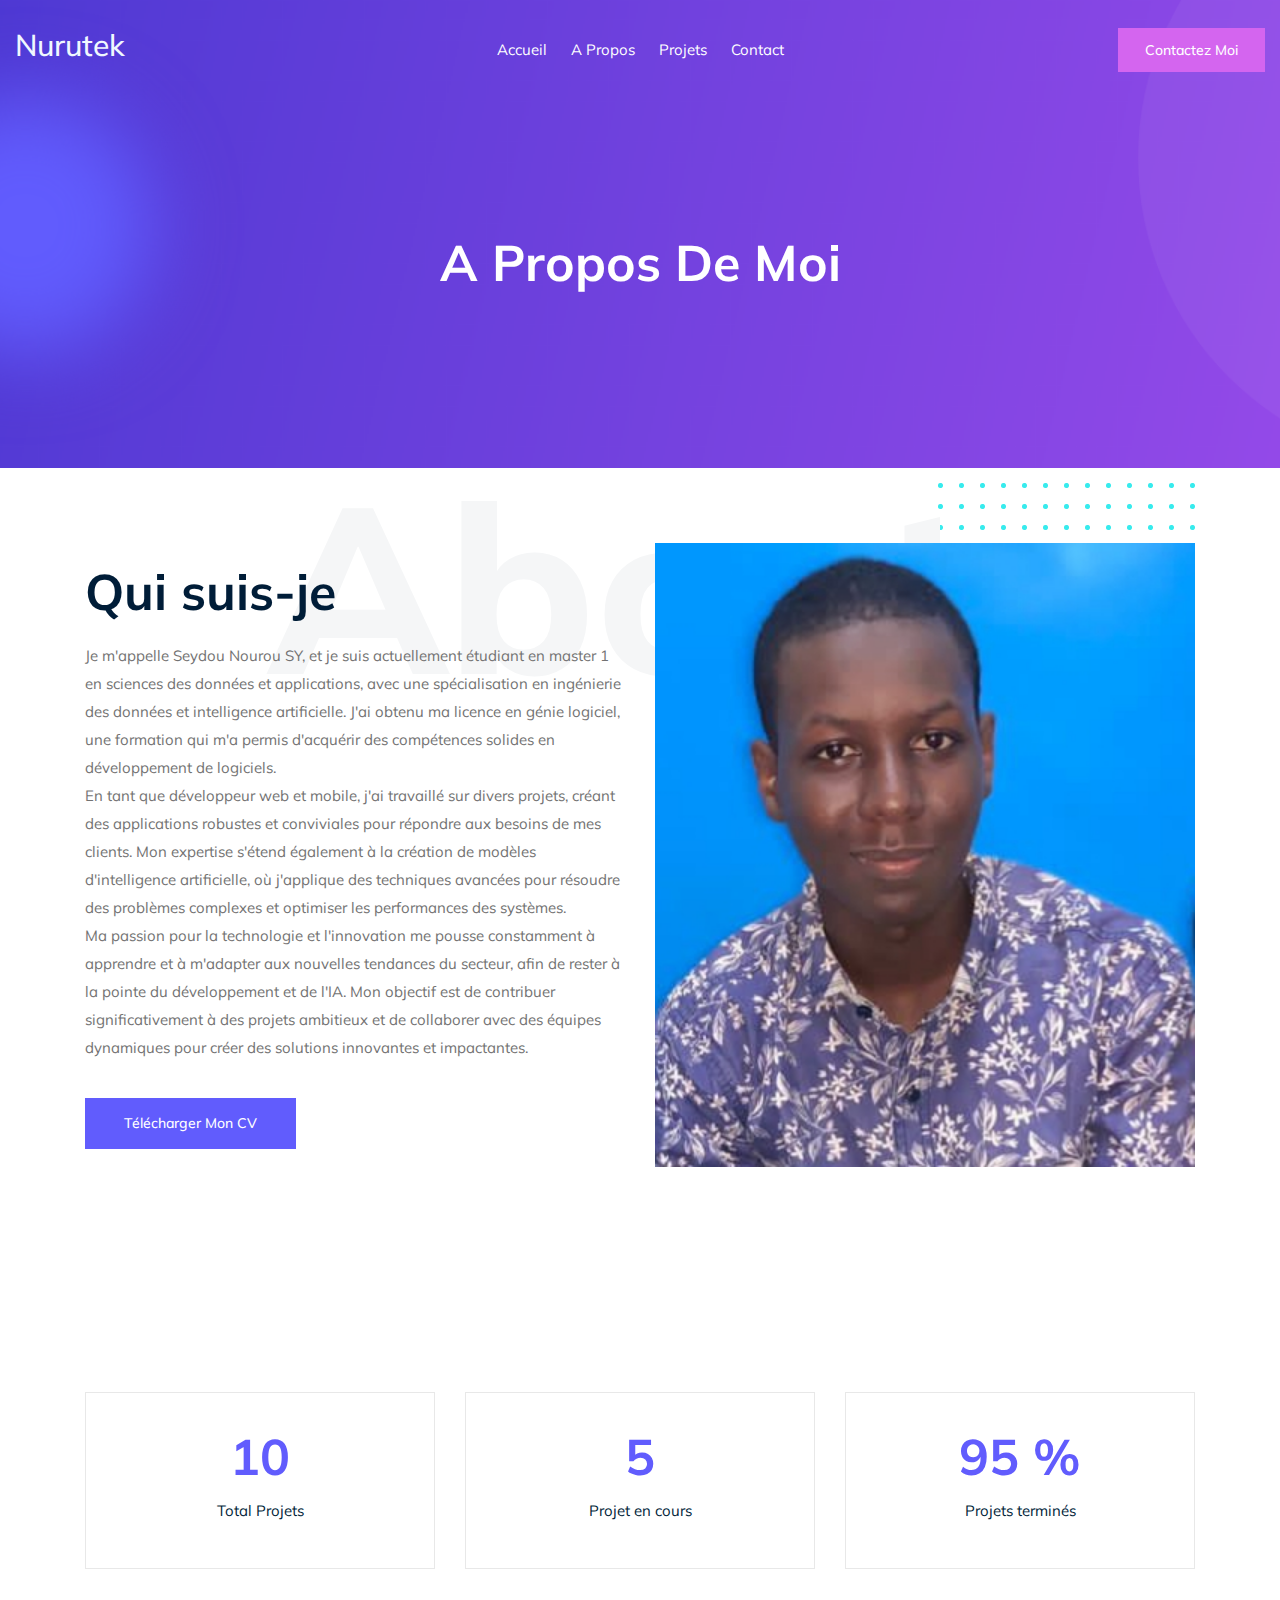
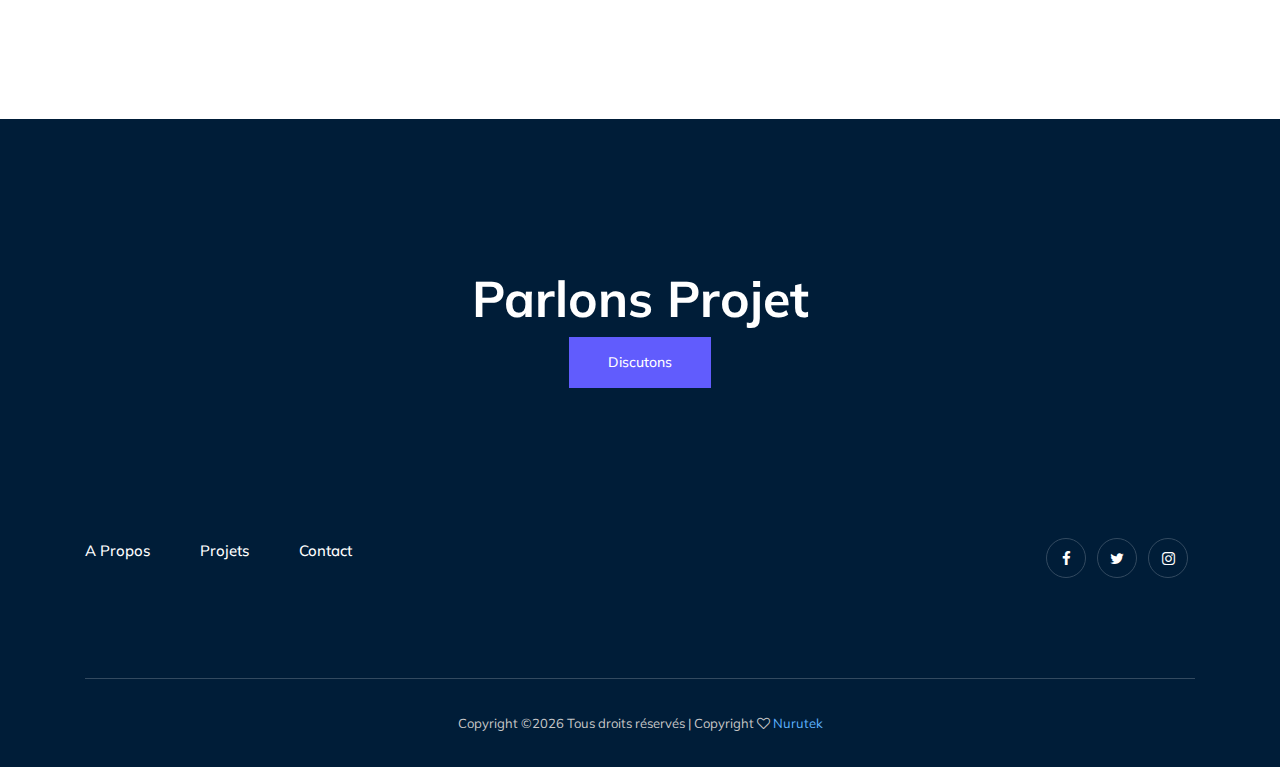
<file: about.html>
<!doctype html>
<html class="no-js" lang="zxx">

<head>
    <meta charset="utf-8">
    <meta http-equiv="x-ua-compatible" content="ie=edge">
    <title>Nurutek</title>
    <meta name="description" content="">
    <meta name="viewport" content="width=device-width, initial-scale=1">

    <!-- <link rel="manifest" href="site.webmanifest"> -->
    <!-- Place favicon.ico in the root directory -->

    <!-- CSS here -->
    <link rel="stylesheet" href="css/bootstrap.min.css">
    <link rel="stylesheet" href="css/owl.carousel.min.css">
    <link rel="stylesheet" href="css/magnific-popup.css">
    <link rel="stylesheet" href="css/font-awesome.min.css">
    <link rel="stylesheet" href="css/themify-icons.css">
    <link rel="stylesheet" href="css/nice-select.css">
    <link rel="stylesheet" href="css/flaticon.css">
    <link rel="stylesheet" href="css/gijgo.css">
    <link rel="stylesheet" href="css/animate.min.css">
    <link rel="stylesheet" href="css/slick.css">
    <link rel="stylesheet" href="css/slicknav.css">
    <link rel="stylesheet" href="css/style.css">
    <!-- <link rel="stylesheet" href="css/responsive.css"> -->
</head>

<body>
    <!--[if lte IE 9]>
            <p class="browserupgrade">You are using an <strong>outdated</strong> browser. Please <a href="https://browsehappy.com/">upgrade your browser</a> to improve your experience and security.</p>
        <![endif]-->

    <!-- header-start -->
    <header>
        <div class="header-area ">
            <div id="sticky-header" class="main-header-area">
                <div class="container-fluid">
                    <div class="row align-items-center">
                        <div class="col-xl-3 col-lg-2">
                            <div class="logo">
                                <a href="index.html">
                                    <h2 style="color: aliceblue;" >Nurutek</h2>
                                </a>
                            </div>
                        </div>
                        <div class="col-xl-6 col-lg-7">
                            <div class="main-menu  d-none d-lg-block">
                                <nav>
                                    <ul id="navigation">
                                        <li><a class="active" href="index.html">Accueil</a></li>
                                        <li><a href="about.html">A Propos</a></li>
                                        <li><a href="portfolio.html">Projets</a></li>
                                        <!-- <li><a href="#">blog <i class="ti-angle-down"></i></a>
                                            <ul class="submenu">
                                                <li><a href="blog.html">blog</a></li>
                                                <li><a href="single-blog.html">single-blog</a></li>
                                            </ul>
                                        </li>
                                        <li><a href="#">pages <i class="ti-angle-down"></i></a>
                                            <ul class="submenu">
                                                 <li><a href="portfolio.html">Portfolio</a></li>
                                                 <li><a href="elements.html">elements</a></li>
                                            </ul>
                                        </li> -->
                                        <li><a href="contact.html">Contact</a></li>
                                    </ul>
                                </nav>
                            </div>
                        </div>
                        <div class="col-xl-3 col-lg-3 d-none d-lg-block">
                            <div class="Appointment">
                                <div class="book_btn d-none d-lg-block">
                                    <a  href="#">Contactez Moi</a>
                                </div>
                            </div>
                        </div>
                        <div class="col-12">
                            <div class="mobile_menu d-block d-lg-none"></div>
                        </div>
                    </div>

                </div>
            </div>
        </div>
    </header>
    <!-- header-end -->

    <!-- bradcam_area  -->
    <div class="bradcam_area bradcam_bg_1">
        <div class="container">
            <div class="row">
                <div class="col-xl-12">
                    <div class="bradcam_text text-center">
                        <h3>A Propos de Moi</h3>
                    </div>
                </div>
            </div>
        </div>
    </div>
    <!-- /bradcam_area  -->

    <!-- <div class="video_area">
        <div class="container">
            <div class="row">
                <div class="col-xl-12">
                    <div class="video_wrap">
                        <div class="thumb">
                            <img src="img/video/video_bg.png" alt="">
                            <div class="video_icon">
                                <a class="popup-video" href="https://www.youtube.com/watch?v=1Prw90PRiJE"> <i class="fa fa-play"></i> </a>
                            </div>
                        </div>
                        <div class="video_text text-center">
                            <p>Hi there, I am Milan. I am designer, artist, cat  <br>
                                lover and I would like to share with you some of <br> 
                                my ideas.</p>
                        </div>
                    </div>
                </div>
            </div>
        </div>
    </div> -->


    <!-- about_me  -->
    <div class="about_me">
        <div class="about_large_title d-none d-lg-block">
                About
        </div>
        <div class="container">
            <div class="row align-items-center">
                <div class="col-xl-6 col-md-6">
                    <div class="about_e_details">
                        <h3>Qui suis-je</h3>
                        <p>
                            Je m'appelle Seydou Nourou SY, et je suis actuellement étudiant en master 1 en sciences des données et applications,
                            avec une spécialisation en ingénierie des données et intelligence artificielle. J'ai obtenu ma 
                            licence en génie logiciel, une formation qui m'a permis d'acquérir des compétences solides en 
                            développement de logiciels.<br>En tant que développeur web et mobile, j'ai travaillé sur divers 
                            projets, créant des applications robustes et conviviales pour répondre aux besoins de mes clients. 
                            Mon expertise s'étend également à la création de modèles d'intelligence artificielle, où j'applique 
                            des techniques avancées pour résoudre des problèmes complexes et optimiser les performances des systèmes.
                            <br>Ma passion pour la technologie et l'innovation me pousse constamment à apprendre et à m'adapter aux 
                            nouvelles tendances du secteur, afin de rester à la pointe du développement et de l'IA. Mon objectif est 
                            de contribuer significativement à des projets ambitieux et de collaborer avec des équipes dynamiques pour 
                            créer des solutions innovantes et impactantes.
                        </p>
                        <div class="download_cv">
                            <a class="boxed-btn3" href="#">Télécharger mon CV</a>
                        </div>
                    </div>
                </div>
                <div class="col-xl-6 col-md-6">
                    <div class="about_img">
                        <div class="color_pattern d-none d-lg-block">
                            <img src="img/about/color_grid.png" alt="">
                        </div>
                        <div class="my_Pic">
                                <img src="img/about/nourou.jpg" alt="">
                        </div>
                    </div>
                </div>
            </div>
        </div>
    </div>
    <!--/ about_me  -->

    <div class="counter_area">
        <div class="container">
            <div class="row">
                <div class="col-xl-4 col-md-4">
                    <div class="single_counter text-center">
                        <h3>
                            <span class="counter" >10 </span>
                        </h3>
                        <p>Total Projets</p>
                    </div>
                </div>
                <div class="col-xl-4 col-md-4">
                    <div class="single_counter text-center">
                        <h3>
                            <span class="counter">5 </span>
                        </h3>
                        <p>Projet en cours</p>
                    </div>
                </div>
                <div class="col-xl-4 col-md-4">
                    <div class="single_counter text-center">
                        <h3>
                            <span class="counter">95 </span> <span>%</span>
                        </h3>
                        <p>Projets terminés</p>
                    </div>
                </div>
            </div>
        </div>
    </div>
    <!-- testimonial_area  -->
    <!-- <div class="testimonial_area ">
            <div class="container">
                <div class="row">
                    <div class="col-xl-12">
                        <div class="testmonial_active owl-carousel">
                            <div class="single_carousel">
                                    <div class="single_testmonial text-center">
                                            <div class="quote">
                                                <img src="img/testmonial/quote.svg" alt="">
                                            </div>
                                            <p>Donec imperdiet congue orci consequat mattis. Donec rutrum porttitor <br> 
                                                    sollicitudin. Pellentesque id dolor tempor sapien feugiat ultrices nec sed neque.  <br>
                                                    Fusce ac mattis nulla. Morbi eget ornare dui. </p>
                                            <div class="testmonial_author">
                                                <div class="thumb">
                                                        <img src="img/testmonial/thumb.png" alt="">
                                                </div>
                                                <h3>Robert Thomson</h3>
                                                <span>Business Owner</span>
                                            </div>
                                        </div>
                            </div>
                            <div class="single_carousel">
                                    <div class="single_testmonial text-center">
                                            <div class="quote">
                                                <img src="img/testmonial/quote.svg" alt="">
                                            </div>
                                            <p>Donec imperdiet congue orci consequat mattis. Donec rutrum porttitor <br> 
                                                    sollicitudin. Pellentesque id dolor tempor sapien feugiat ultrices nec sed neque.  <br>
                                                    Fusce ac mattis nulla. Morbi eget ornare dui. </p>
                                            <div class="testmonial_author">
                                                <div class="thumb">
                                                        <img src="img/testmonial/thumb.png" alt="">
                                                </div>
                                                <h3>Robert Thomson</h3>
                                                <span>Business Owner</span>
                                            </div>
                                        </div>
                            </div>
                            <div class="single_carousel">
                                    <div class="single_testmonial text-center">
                                            <div class="quote">
                                                <img src="img/testmonial/quote.svg" alt="">
                                            </div>
                                            <p>Donec imperdiet congue orci consequat mattis. Donec rutrum porttitor <br> 
                                                    sollicitudin. Pellentesque id dolor tempor sapien feugiat ultrices nec sed neque.  <br>
                                                    Fusce ac mattis nulla. Morbi eget ornare dui. </p>
                                            <div class="testmonial_author">
                                                <div class="thumb">
                                                        <img src="img/testmonial/thumb.png" alt="">
                                                </div>
                                                <h3>Robert Thomson</h3>
                                                <span>Business Owner</span>
                                            </div>
                                        </div>
                            </div>
                        </div>
                    </div>
                </div>
            </div>
        </div> -->
        <!-- /testimonial_area  -->
    
    <div class="discuss_projects">
        <div class="container">
            <div class="row">
                <div class="col-xl-12">
                    <div class="project_text text-center">
                        <h3>Parlons Projet</h3>
                        <!-- <p>Lorem ipsum dolor sit amet, consectetur adipiscing elit sed do eiusmod tempor <br> incididunt ut labore et dolore magna aliqua.</p> -->
                        <a class="boxed-btn3" href="#">Discutons</a>
                    </div>
                </div>
            </div>
        </div>
    </div>

    <!-- footer start -->
    <footer class="footer">
        <div class="footer_top">
            <div class="container">
                <div class="row">
                    <div class="col-xl-6 col-md-6">
                        <div class="menu_links">
                            <ul>
                                <li><a href="#">A Propos</a></li>
                                <li><a href="#">Projets</a></li>
                                <li><a href="#">Contact</a></li>
                            </ul>
                        </div>
                    </div>
                    <div class="col-xl-6 col-md-6">
                        <div class="socail_links">
                            <ul>
                                <li><a href="#"> <i class="fa fa-facebook"></i> </a></li>
                                <li><a href="#"> <i class="fa fa-twitter"></i> </a></li>
                                <li><a href="#"> <i class="fa fa-instagram"></i> </a></li>
                                <!-- <li><a href="#"> <i class="fa fa-google-plus"></i> </a></li> -->
                            </ul>
                        </div>
                    </div>
                </div>
            </div>
        </div>
        <div class="copy-right_text">
            <div class="container">
                <div class="footer_border"></div>
                <div class="row">
                    <div class="col-xl-12">
                        <p class="copy_right text-center">
                            <!-- Link back to Colorlib can't be removed. Template is licensed under CC BY 3.0. -->
Copyright &copy;<script>document.write(new Date().getFullYear());</script> Tous droits réservés | Copyright <i class="fa fa-heart-o" aria-hidden="true"></i>  <a href="#" target="_blank">Nurutek</a>
<!-- Link back to Colorlib can't be removed. Template is licensed under CC BY 3.0. -->
                        </p>
                    </div>
                </div>
            </div>
        </div>
    </footer>
    <!--/ footer end  -->

    <!-- JS here -->
    <script src="js/vendor/modernizr-3.5.0.min.js"></script>
    <script src="js/vendor/jquery-1.12.4.min.js"></script>
    <script src="js/popper.min.js"></script>
    <script src="js/bootstrap.min.js"></script>
    <script src="js/owl.carousel.min.js"></script>
    <script src="js/isotope.pkgd.min.js"></script>
    <script src="js/ajax-form.js"></script>
    <script src="js/waypoints.min.js"></script>
    <script src="js/jquery.counterup.min.js"></script>
    <script src="js/imagesloaded.pkgd.min.js"></script>
    <script src="js/scrollIt.js"></script>
    <script src="js/jquery.scrollUp.min.js"></script>
    <script src="js/wow.min.js"></script>
    <script src="js/nice-select.min.js"></script>
    <script src="js/jquery.slicknav.min.js"></script>
    <script src="js/jquery.magnific-popup.min.js"></script>
    <script src="js/plugins.js"></script>
    <script src="js/gijgo.min.js"></script>

    <!--contact js-->
    <script src="js/contact.js"></script>
    <script src="js/jquery.ajaxchimp.min.js"></script>
    <script src="js/jquery.form.js"></script>
    <script src="js/jquery.validate.min.js"></script>
    <script src="js/mail-script.js"></script>

    <script src="js/main.js"></script>
</body>

</html>
</file>
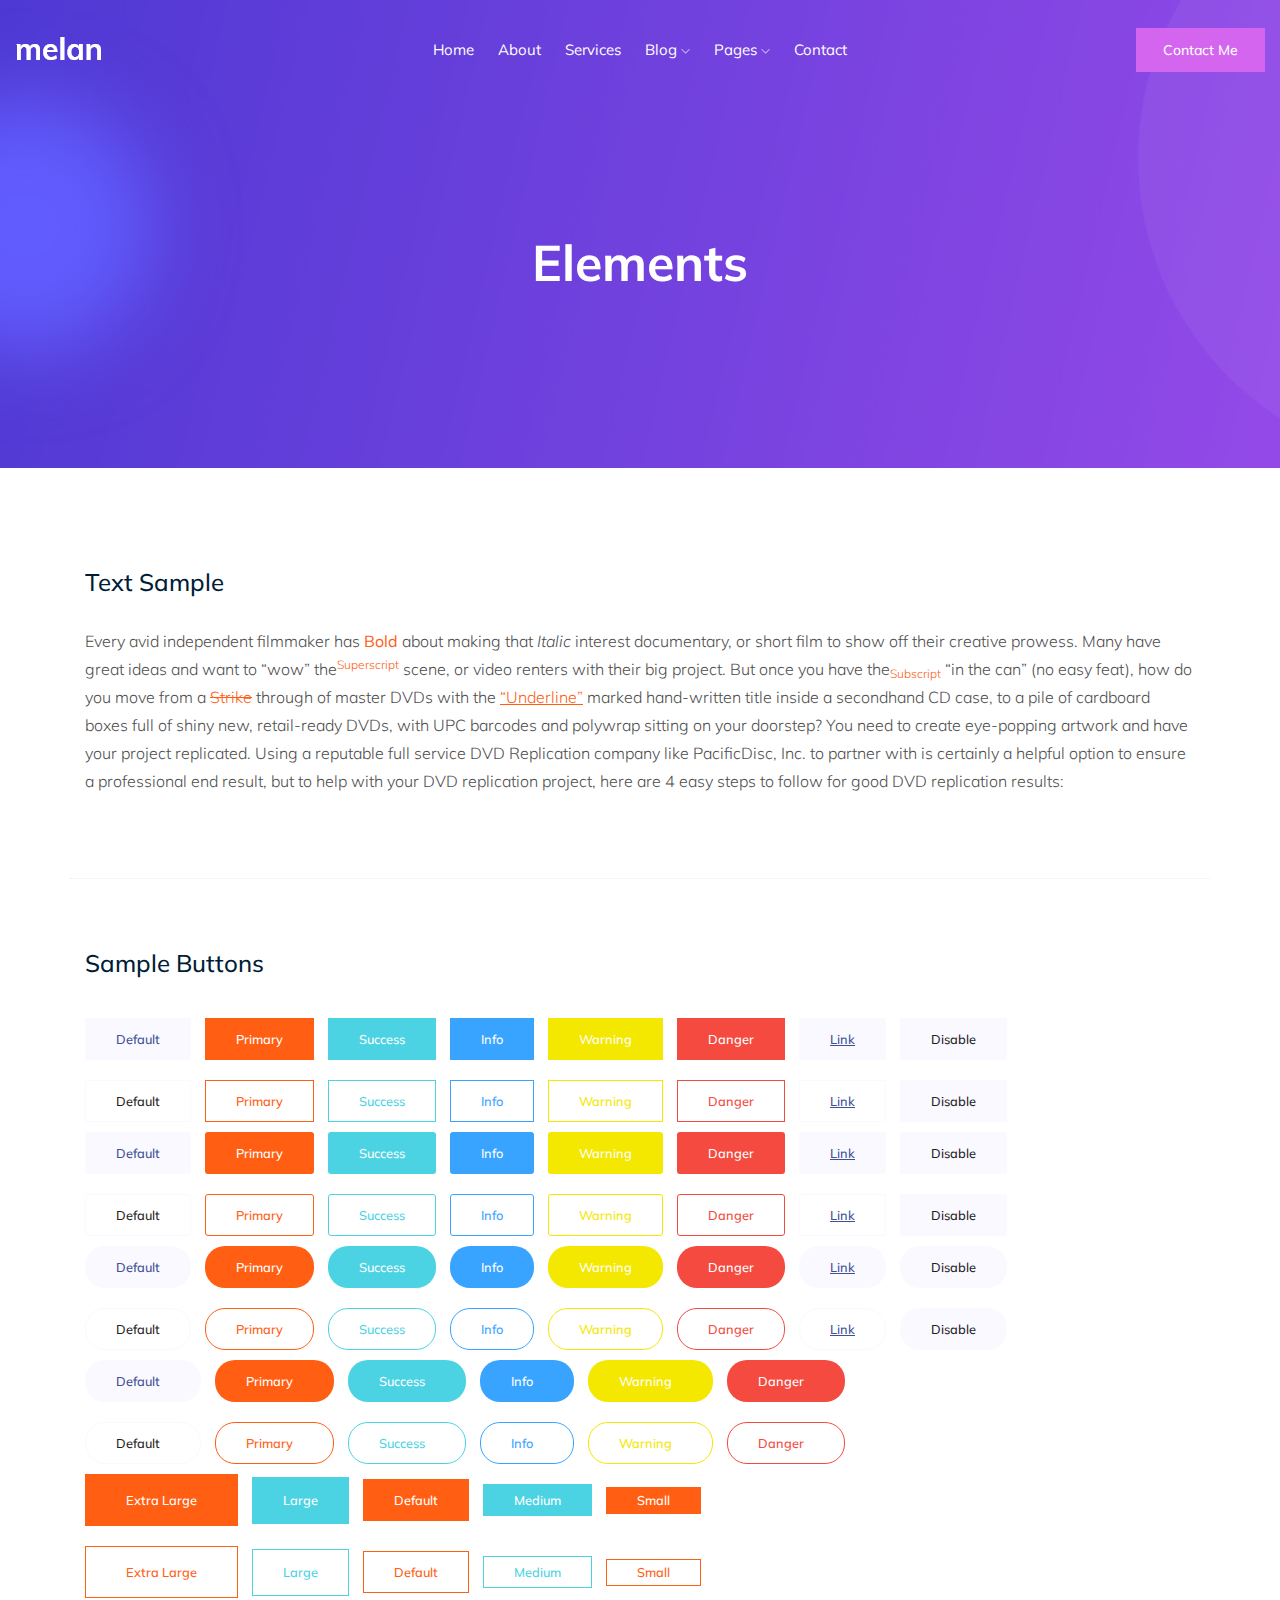
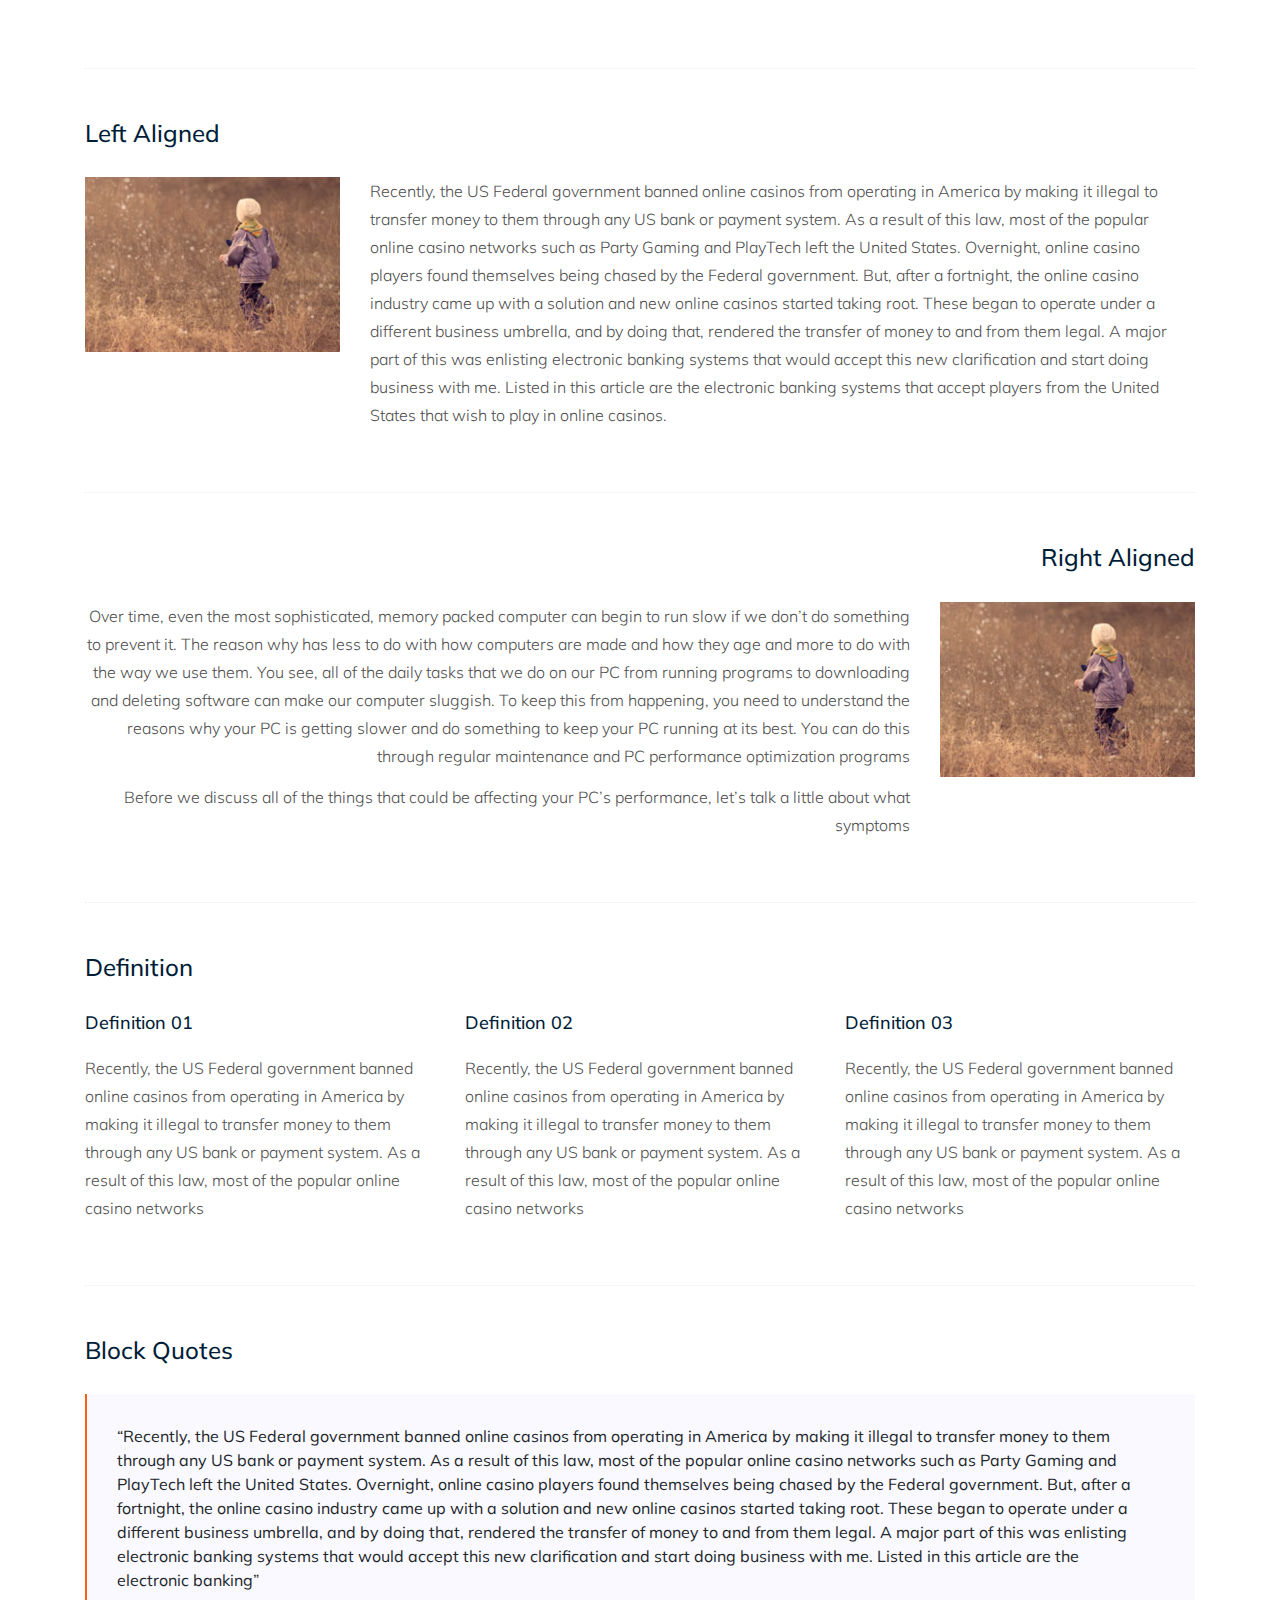
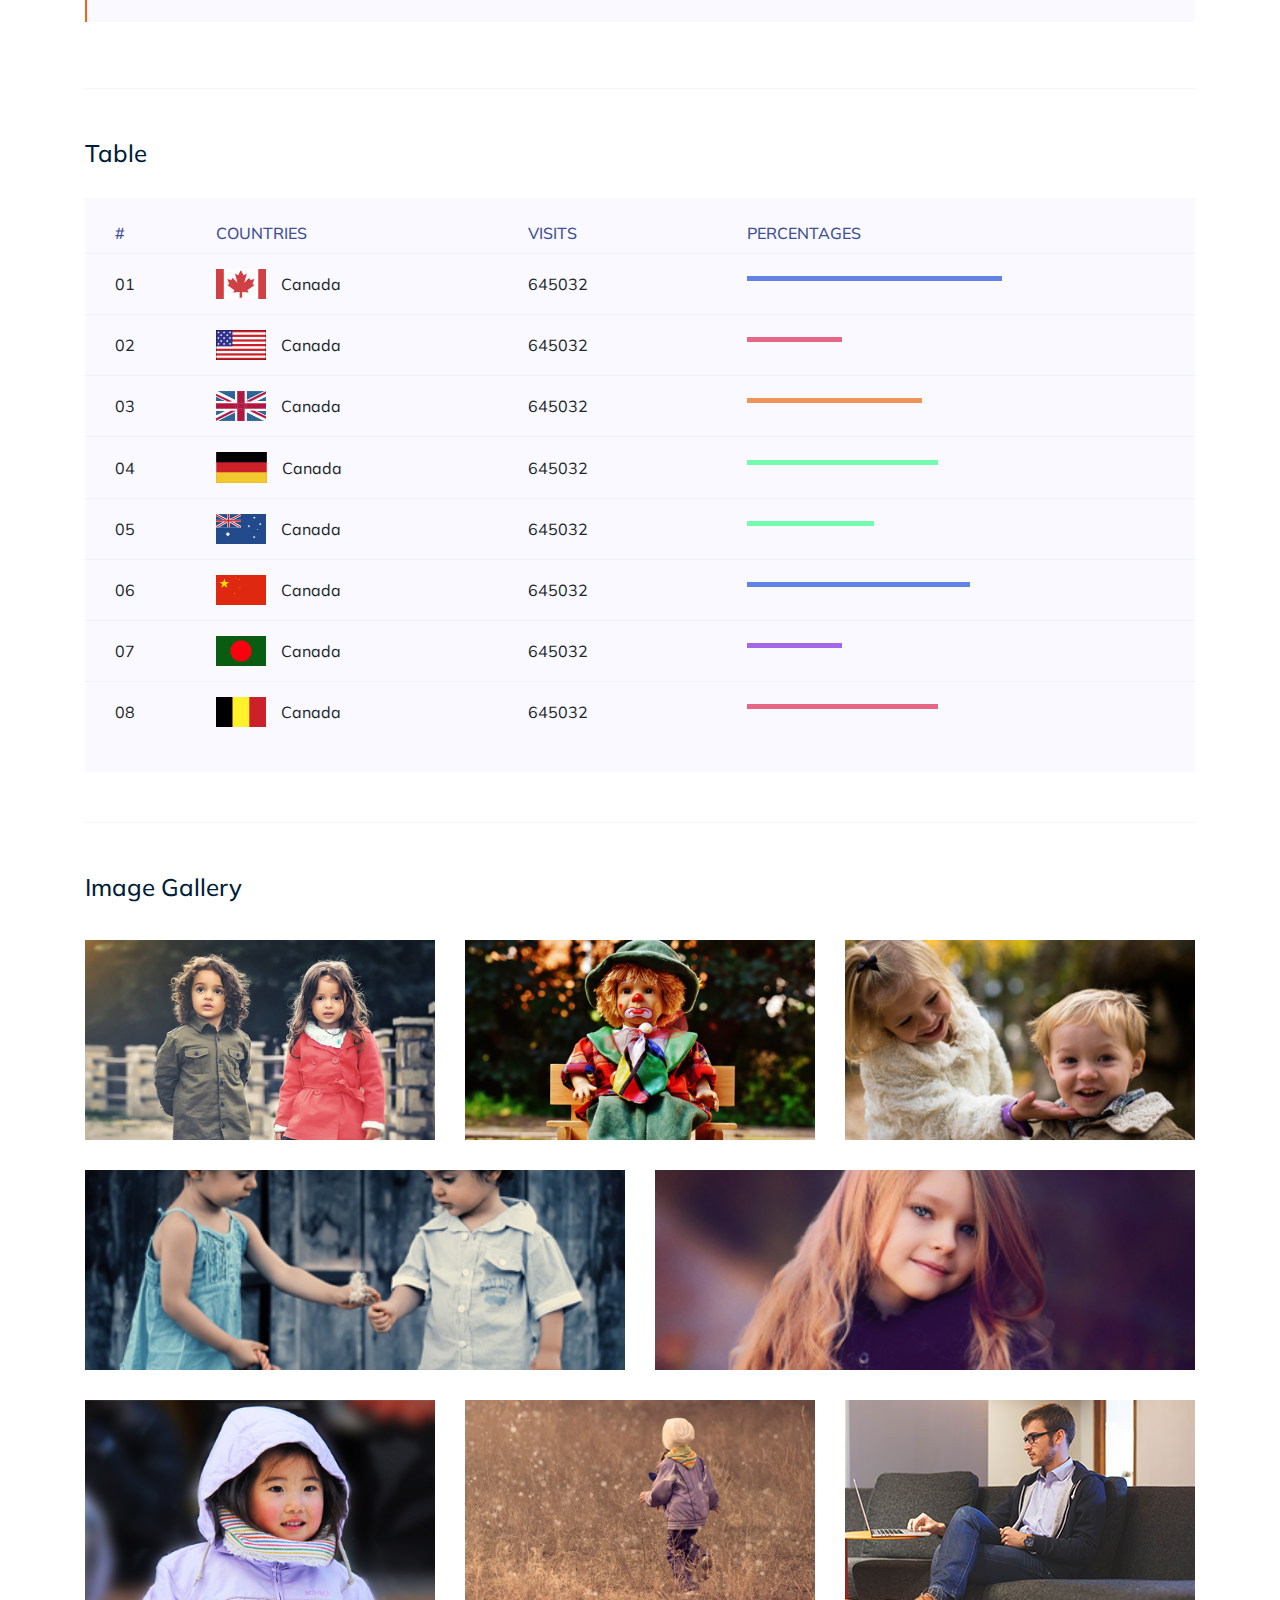
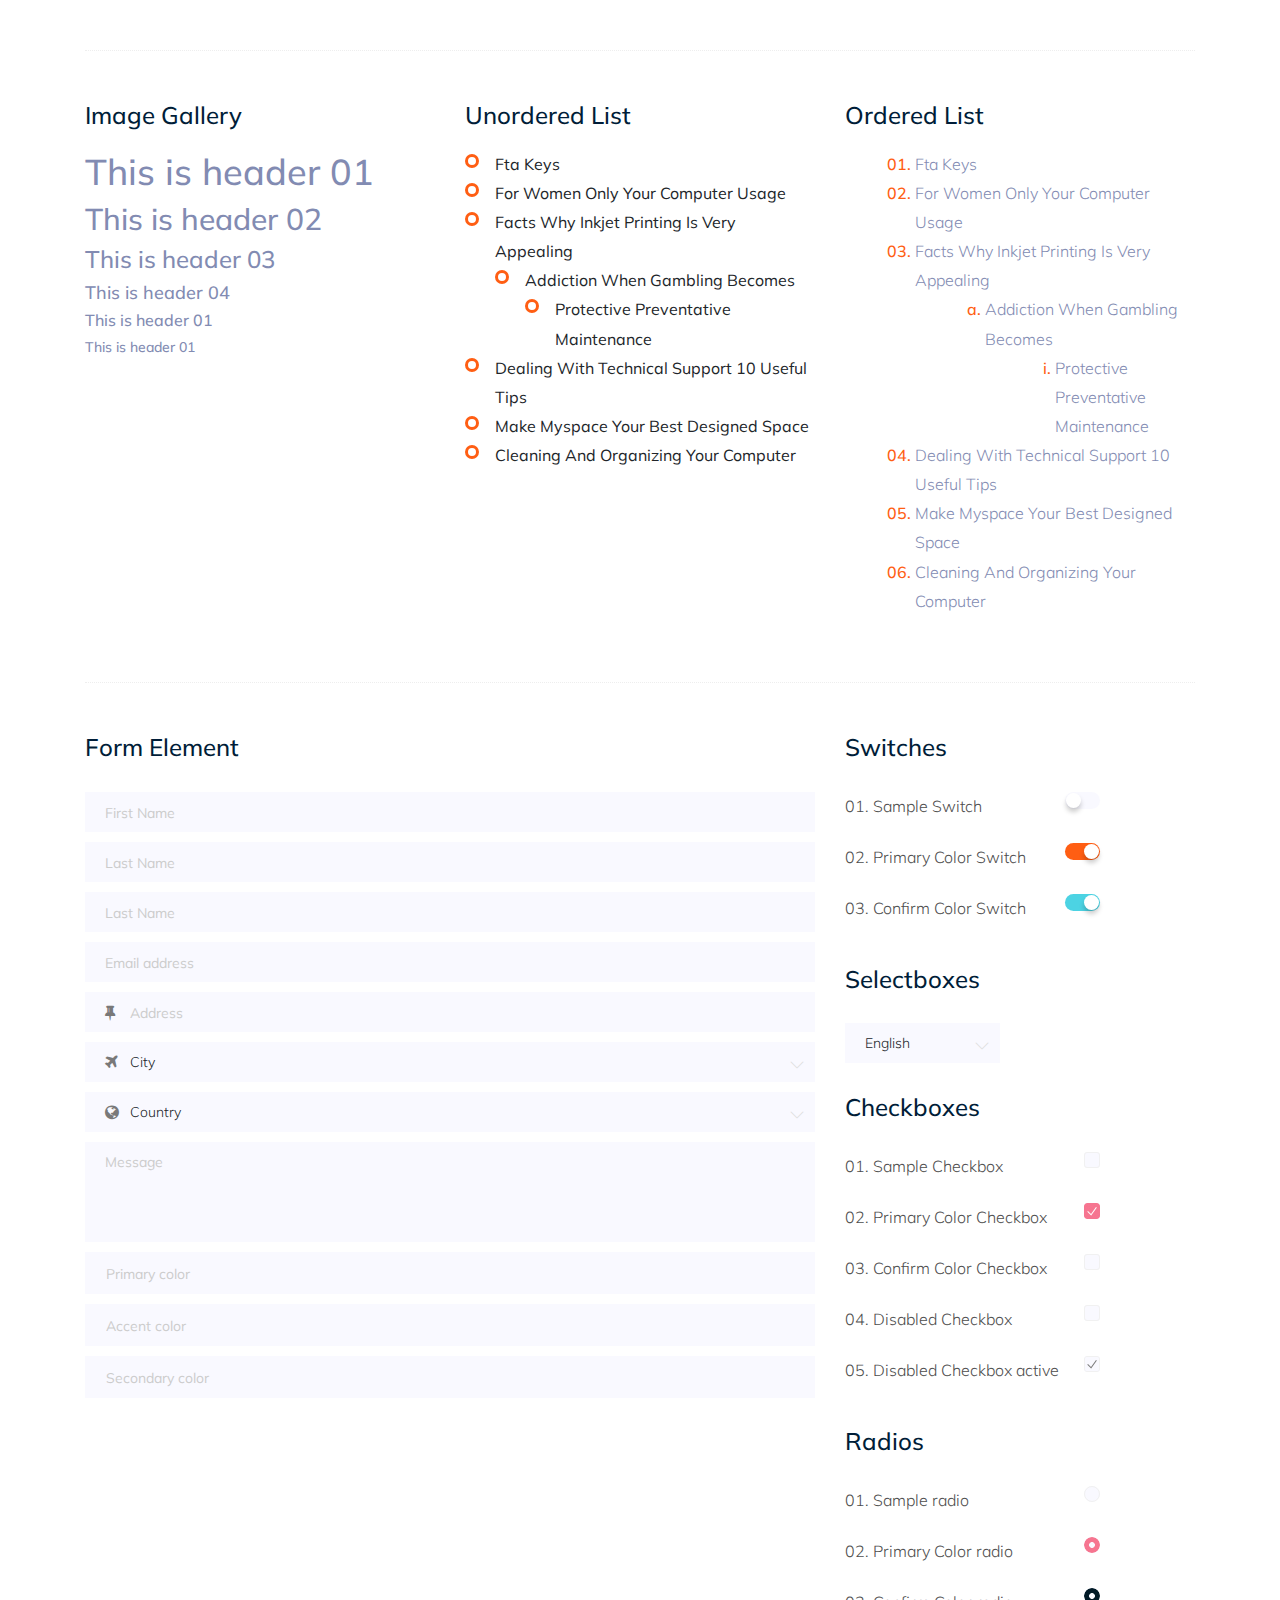
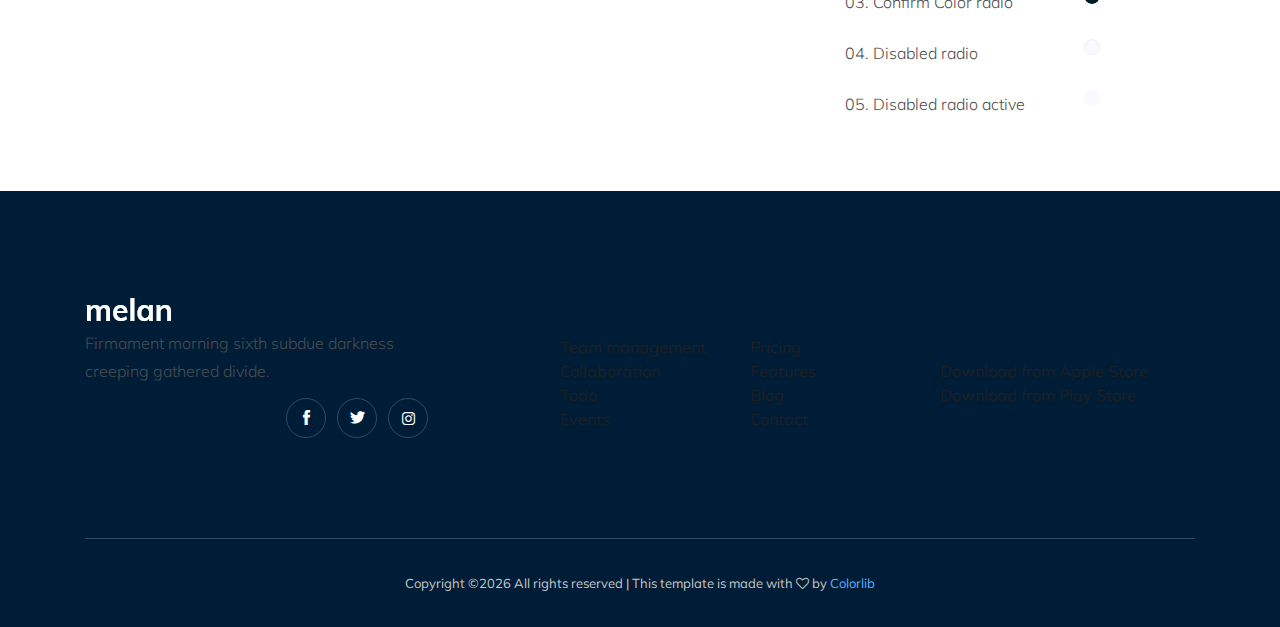
<file: elements.html>
<!doctype html>
<html class="no-js" lang="zxx">

<head>
	<meta charset="utf-8">
	<meta http-equiv="x-ua-compatible" content="ie=edge">
	<title>Melan</title>
	<meta name="description" content="">
	<meta name="viewport" content="width=device-width, initial-scale=1">

	<!-- <link rel="manifest" href="site.webmanifest"> -->
	<!-- Place favicon.ico in the root directory -->

	<!-- CSS here -->
	<link rel="stylesheet" href="css/bootstrap.min.css">
	<link rel="stylesheet" href="css/owl.carousel.min.css">
	<link rel="stylesheet" href="css/magnific-popup.css">
	<link rel="stylesheet" href="css/font-awesome.min.css">
	<link rel="stylesheet" href="css/themify-icons.css">
	<link rel="stylesheet" href="css/nice-select.css">
	<link rel="stylesheet" href="css/flaticon.css">
	<link rel="stylesheet" href="css/gijgo.css">
	<link rel="stylesheet" href="css/animate.min.css">
	<link rel="stylesheet" href="css/slicknav.css">
	<link rel="stylesheet" href="css/style.css">
	<!-- <link rel="stylesheet" href="css/responsive.css"> -->
</head>

<body>
	<!--[if lte IE 9]>
            <p class="browserupgrade">You are using an <strong>outdated</strong> browser. Please <a href="https://browsehappy.com/">upgrade your browser</a> to improve your experience and security.</p>
        <![endif]-->

    <!-- header-start -->
    <header>
			<div class="header-area ">
				<div id="sticky-header" class="main-header-area">
					<div class="container-fluid">
						<div class="row align-items-center">
							<div class="col-xl-3 col-lg-2">
								<div class="logo">
									<a href="index.html">
										<img src="img/logo.png" alt="">
									</a>
								</div>
							</div>
							<div class="col-xl-6 col-lg-7">
								<div class="main-menu  d-none d-lg-block">
									<nav>
										<ul id="navigation">
											<li><a class="active" href="index.html">home</a></li>
											<li><a href="about.html">About</a></li>
											<li><a href="services.html">Services</a></li>
											<li><a href="#">blog <i class="ti-angle-down"></i></a>
												<ul class="submenu">
													<li><a href="blog.html">blog</a></li>
													<li><a href="single-blog.html">single-blog</a></li>
												</ul>
											</li>
											<li><a href="#">pages <i class="ti-angle-down"></i></a>
												<ul class="submenu">
													 <li><a href="elements.html">elements</a></li>
												</ul>
											</li>
											<li><a href="contact.html">Contact</a></li>
										</ul>
									</nav>
								</div>
							</div>
							<div class="col-xl-3 col-lg-3 d-none d-lg-block">
								<div class="Appointment">
									<div class="book_btn d-none d-lg-block">
										<a  href="#">Contact Me</a>
									</div>
								</div>
							</div>
							<div class="col-12">
								<div class="mobile_menu d-block d-lg-none"></div>
							</div>
						</div>
	
					</div>
				</div>
			</div>
		</header>
		<!-- header-end -->
	
		<!-- bradcam_area  -->
		<div class="bradcam_area bradcam_bg_1">
			<div class="container">
				<div class="row">
					<div class="col-xl-12">
						<div class="bradcam_text text-center">
							<h3>Elements</h3>
						</div>
					</div>
				</div>
			</div>
		</div>
		<!-- /bradcam_area  -->

	<!-- Start Sample Area -->
	<section class="sample-text-area">
		<div class="container box_1170">
			<h3 class="text-heading">Text Sample</h3>
			<p class="sample-text">
				Every avid independent filmmaker has <b>Bold</b> about making that <i>Italic</i> interest documentary,
				or short
				film to show off their creative prowess. Many have great ideas and want to “wow”
				the<sup>Superscript</sup> scene,
				or video renters with their big project. But once you have the<sub>Subscript</sub> “in the can” (no easy
				feat), how
				do you move from a <del>Strike</del> through of master DVDs with the <u>“Underline”</u> marked
				hand-written title
				inside a secondhand CD case, to a pile of cardboard boxes full of shiny new, retail-ready DVDs, with UPC
				barcodes
				and polywrap sitting on your doorstep? You need to create eye-popping artwork and have your project
				replicated.
				Using a reputable full service DVD Replication company like PacificDisc, Inc. to partner with is
				certainly a
				helpful option to ensure a professional end result, but to help with your DVD replication project, here
				are 4 easy
				steps to follow for good DVD replication results:

			</p>
		</div>
	</section>
	<!-- End Sample Area -->

	<!-- Start Button -->
	<section class="button-area">
		<div class="container box_1170 border-top-generic">
			<h3 class="text-heading">Sample Buttons</h3>
			<div class="button-group-area">
				<a href="#" class="genric-btn default">Default</a>
				<a href="#" class="genric-btn primary">Primary</a>
				<a href="#" class="genric-btn success">Success</a>
				<a href="#" class="genric-btn info">Info</a>
				<a href="#" class="genric-btn warning">Warning</a>
				<a href="#" class="genric-btn danger">Danger</a>
				<a href="#" class="genric-btn link">Link</a>
				<a href="#" class="genric-btn disable">Disable</a>
			</div>
			<div class="button-group-area mt-10">
				<a href="#" class="genric-btn default-border">Default</a>
				<a href="#" class="genric-btn primary-border">Primary</a>
				<a href="#" class="genric-btn success-border">Success</a>
				<a href="#" class="genric-btn info-border">Info</a>
				<a href="#" class="genric-btn warning-border">Warning</a>
				<a href="#" class="genric-btn danger-border">Danger</a>
				<a href="#" class="genric-btn link-border">Link</a>
				<a href="#" class="genric-btn disable">Disable</a>
			</div>
			<div class="button-group-area mt-40">
				<a href="#" class="genric-btn default radius">Default</a>
				<a href="#" class="genric-btn primary radius">Primary</a>
				<a href="#" class="genric-btn success radius">Success</a>
				<a href="#" class="genric-btn info radius">Info</a>
				<a href="#" class="genric-btn warning radius">Warning</a>
				<a href="#" class="genric-btn danger radius">Danger</a>
				<a href="#" class="genric-btn link radius">Link</a>
				<a href="#" class="genric-btn disable radius">Disable</a>
			</div>
			<div class="button-group-area mt-10">
				<a href="#" class="genric-btn default-border radius">Default</a>
				<a href="#" class="genric-btn primary-border radius">Primary</a>
				<a href="#" class="genric-btn success-border radius">Success</a>
				<a href="#" class="genric-btn info-border radius">Info</a>
				<a href="#" class="genric-btn warning-border radius">Warning</a>
				<a href="#" class="genric-btn danger-border radius">Danger</a>
				<a href="#" class="genric-btn link-border radius">Link</a>
				<a href="#" class="genric-btn disable radius">Disable</a>
			</div>
			<div class="button-group-area mt-40">
				<a href="#" class="genric-btn default circle">Default</a>
				<a href="#" class="genric-btn primary circle">Primary</a>
				<a href="#" class="genric-btn success circle">Success</a>
				<a href="#" class="genric-btn info circle">Info</a>
				<a href="#" class="genric-btn warning circle">Warning</a>
				<a href="#" class="genric-btn danger circle">Danger</a>
				<a href="#" class="genric-btn link circle">Link</a>
				<a href="#" class="genric-btn disable circle">Disable</a>
			</div>
			<div class="button-group-area mt-10">
				<a href="#" class="genric-btn default-border circle">Default</a>
				<a href="#" class="genric-btn primary-border circle">Primary</a>
				<a href="#" class="genric-btn success-border circle">Success</a>
				<a href="#" class="genric-btn info-border circle">Info</a>
				<a href="#" class="genric-btn warning-border circle">Warning</a>
				<a href="#" class="genric-btn danger-border circle">Danger</a>
				<a href="#" class="genric-btn link-border circle">Link</a>
				<a href="#" class="genric-btn disable circle">Disable</a>
			</div>
			<div class="button-group-area mt-40">
				<a href="#" class="genric-btn default circle arrow">Default<span class="lnr lnr-arrow-right"></span></a>
				<a href="#" class="genric-btn primary circle arrow">Primary<span class="lnr lnr-arrow-right"></span></a>
				<a href="#" class="genric-btn success circle arrow">Success<span class="lnr lnr-arrow-right"></span></a>
				<a href="#" class="genric-btn info circle arrow">Info<span class="lnr lnr-arrow-right"></span></a>
				<a href="#" class="genric-btn warning circle arrow">Warning<span class="lnr lnr-arrow-right"></span></a>
				<a href="#" class="genric-btn danger circle arrow">Danger<span class="lnr lnr-arrow-right"></span></a>
			</div>
			<div class="button-group-area mt-10">
				<a href="#" class="genric-btn default-border circle arrow">Default<span
						class="lnr lnr-arrow-right"></span></a>
				<a href="#" class="genric-btn primary-border circle arrow">Primary<span
						class="lnr lnr-arrow-right"></span></a>
				<a href="#" class="genric-btn success-border circle arrow">Success<span
						class="lnr lnr-arrow-right"></span></a>
				<a href="#" class="genric-btn info-border circle arrow">Info<span
						class="lnr lnr-arrow-right"></span></a>
				<a href="#" class="genric-btn warning-border circle arrow">Warning<span
						class="lnr lnr-arrow-right"></span></a>
				<a href="#" class="genric-btn danger-border circle arrow">Danger<span
						class="lnr lnr-arrow-right"></span></a>
			</div>
			<div class="button-group-area mt-40">
				<a href="#" class="genric-btn primary e-large">Extra Large</a>
				<a href="#" class="genric-btn success large">Large</a>
				<a href="#" class="genric-btn primary">Default</a>
				<a href="#" class="genric-btn success medium">Medium</a>
				<a href="#" class="genric-btn primary small">Small</a>
			</div>
			<div class="button-group-area mt-10">
				<a href="#" class="genric-btn primary-border e-large">Extra Large</a>
				<a href="#" class="genric-btn success-border large">Large</a>
				<a href="#" class="genric-btn primary-border">Default</a>
				<a href="#" class="genric-btn success-border medium">Medium</a>
				<a href="#" class="genric-btn primary-border small">Small</a>
			</div>
		</div>
	</section>
	<!-- End Button -->

	<!-- Start Align Area -->
	<div class="whole-wrap">
		<div class="container box_1170">
			<div class="section-top-border">
				<h3 class="mb-30">Left Aligned</h3>
				<div class="row">
					<div class="col-md-3">
						<img src="img/elements/d.jpg" alt="" class="img-fluid">
					</div>
					<div class="col-md-9 mt-sm-20">
						<p>Recently, the US Federal government banned online casinos from operating in America by making
							it illegal to
							transfer money to them through any US bank or payment system. As a result of this law, most
							of the popular
							online casino networks such as Party Gaming and PlayTech left the United States. Overnight,
							online casino
							players found themselves being chased by the Federal government. But, after a fortnight, the
							online casino
							industry came up with a solution and new online casinos started taking root. These began to
							operate under a
							different business umbrella, and by doing that, rendered the transfer of money to and from
							them legal. A major
							part of this was enlisting electronic banking systems that would accept this new
							clarification and start doing
							business with me. Listed in this article are the electronic banking systems that accept
							players from the United
							States that wish to play in online casinos.</p>
					</div>
				</div>
			</div>
			<div class="section-top-border text-right">
				<h3 class="mb-30">Right Aligned</h3>
				<div class="row">
					<div class="col-md-9">
						<p class="text-right">Over time, even the most sophisticated, memory packed computer can begin
							to run slow if we
							don’t do something to prevent it. The reason why has less to do with how computers are made
							and how they age and
							more to do with the way we use them. You see, all of the daily tasks that we do on our PC
							from running programs
							to downloading and deleting software can make our computer sluggish. To keep this from
							happening, you need to
							understand the reasons why your PC is getting slower and do something to keep your PC
							running at its best. You
							can do this through regular maintenance and PC performance optimization programs</p>
						<p class="text-right">Before we discuss all of the things that could be affecting your PC’s
							performance, let’s
							talk a little about what symptoms</p>
					</div>
					<div class="col-md-3">
						<img src="img/elements/d.jpg" alt="" class="img-fluid">
					</div>
				</div>
			</div>
			<div class="section-top-border">
				<h3 class="mb-30">Definition</h3>
				<div class="row">
					<div class="col-md-4">
						<div class="single-defination">
							<h4 class="mb-20">Definition 01</h4>
							<p>Recently, the US Federal government banned online casinos from operating in America by
								making it illegal to
								transfer money to them through any US bank or payment system. As a result of this law,
								most of the popular
								online casino networks</p>
						</div>
					</div>
					<div class="col-md-4">
						<div class="single-defination">
							<h4 class="mb-20">Definition 02</h4>
							<p>Recently, the US Federal government banned online casinos from operating in America by
								making it illegal to
								transfer money to them through any US bank or payment system. As a result of this law,
								most of the popular
								online casino networks</p>
						</div>
					</div>
					<div class="col-md-4">
						<div class="single-defination">
							<h4 class="mb-20">Definition 03</h4>
							<p>Recently, the US Federal government banned online casinos from operating in America by
								making it illegal to
								transfer money to them through any US bank or payment system. As a result of this law,
								most of the popular
								online casino networks</p>
						</div>
					</div>
				</div>
			</div>
			<div class="section-top-border">
				<h3 class="mb-30">Block Quotes</h3>
				<div class="row">
					<div class="col-lg-12">
						<blockquote class="generic-blockquote">
							“Recently, the US Federal government banned online casinos from operating in America by
							making it illegal to
							transfer money to them through any US bank or payment system. As a result of this law, most
							of the popular
							online casino networks such as Party Gaming and PlayTech left the United States. Overnight,
							online casino
							players found themselves being chased by the Federal government. But, after a fortnight, the
							online casino
							industry came up with a solution and new online casinos started taking root. These began to
							operate under a
							different business umbrella, and by doing that, rendered the transfer of money to and from
							them legal. A major
							part of this was enlisting electronic banking systems that would accept this new
							clarification and start doing
							business with me. Listed in this article are the electronic banking”
						</blockquote>
					</div>
				</div>
			</div>
			<div class="section-top-border">
				<h3 class="mb-30">Table</h3>
				<div class="progress-table-wrap">
					<div class="progress-table">
						<div class="table-head">
							<div class="serial">#</div>
							<div class="country">Countries</div>
							<div class="visit">Visits</div>
							<div class="percentage">Percentages</div>
						</div>
						<div class="table-row">
							<div class="serial">01</div>
							<div class="country"> <img src="img/elements/f1.jpg" alt="flag">Canada</div>
							<div class="visit">645032</div>
							<div class="percentage">
								<div class="progress">
									<div class="progress-bar color-1" role="progressbar" style="width: 80%"
										aria-valuenow="80" aria-valuemin="0" aria-valuemax="100"></div>
								</div>
							</div>
						</div>
						<div class="table-row">
							<div class="serial">02</div>
							<div class="country"> <img src="img/elements/f2.jpg" alt="flag">Canada</div>
							<div class="visit">645032</div>
							<div class="percentage">
								<div class="progress">
									<div class="progress-bar color-2" role="progressbar" style="width: 30%"
										aria-valuenow="30" aria-valuemin="0" aria-valuemax="100"></div>
								</div>
							</div>
						</div>
						<div class="table-row">
							<div class="serial">03</div>
							<div class="country"> <img src="img/elements/f3.jpg" alt="flag">Canada</div>
							<div class="visit">645032</div>
							<div class="percentage">
								<div class="progress">
									<div class="progress-bar color-3" role="progressbar" style="width: 55%"
										aria-valuenow="55" aria-valuemin="0" aria-valuemax="100"></div>
								</div>
							</div>
						</div>
						<div class="table-row">
							<div class="serial">04</div>
							<div class="country"> <img src="img/elements/f4.jpg" alt="flag">Canada</div>
							<div class="visit">645032</div>
							<div class="percentage">
								<div class="progress">
									<div class="progress-bar color-4" role="progressbar" style="width: 60%"
										aria-valuenow="60" aria-valuemin="0" aria-valuemax="100"></div>
								</div>
							</div>
						</div>
						<div class="table-row">
							<div class="serial">05</div>
							<div class="country"> <img src="img/elements/f5.jpg" alt="flag">Canada</div>
							<div class="visit">645032</div>
							<div class="percentage">
								<div class="progress">
									<div class="progress-bar color-5" role="progressbar" style="width: 40%"
										aria-valuenow="40" aria-valuemin="0" aria-valuemax="100"></div>
								</div>
							</div>
						</div>
						<div class="table-row">
							<div class="serial">06</div>
							<div class="country"> <img src="img/elements/f6.jpg" alt="flag">Canada</div>
							<div class="visit">645032</div>
							<div class="percentage">
								<div class="progress">
									<div class="progress-bar color-6" role="progressbar" style="width: 70%"
										aria-valuenow="70" aria-valuemin="0" aria-valuemax="100"></div>
								</div>
							</div>
						</div>
						<div class="table-row">
							<div class="serial">07</div>
							<div class="country"> <img src="img/elements/f7.jpg" alt="flag">Canada</div>
							<div class="visit">645032</div>
							<div class="percentage">
								<div class="progress">
									<div class="progress-bar color-7" role="progressbar" style="width: 30%"
										aria-valuenow="30" aria-valuemin="0" aria-valuemax="100"></div>
								</div>
							</div>
						</div>
						<div class="table-row">
							<div class="serial">08</div>
							<div class="country"> <img src="img/elements/f8.jpg" alt="flag">Canada</div>
							<div class="visit">645032</div>
							<div class="percentage">
								<div class="progress">
									<div class="progress-bar color-8" role="progressbar" style="width: 60%"
										aria-valuenow="60" aria-valuemin="0" aria-valuemax="100"></div>
								</div>
							</div>
						</div>
					</div>
				</div>
			</div>
			<div class="section-top-border">
				<h3>Image Gallery</h3>
				<div class="row gallery-item">
					<div class="col-md-4">
						<a href="img/elements/g1.jpg" class="img-pop-up">
							<div class="single-gallery-image" style="background: url(img/elements/g1.jpg);"></div>
						</a>
					</div>
					<div class="col-md-4">
						<a href="img/elements/g2.jpg" class="img-pop-up">
							<div class="single-gallery-image" style="background: url(img/elements/g2.jpg);"></div>
						</a>
					</div>
					<div class="col-md-4">
						<a href="img/elements/g3.jpg" class="img-pop-up">
							<div class="single-gallery-image" style="background: url(img/elements/g3.jpg);"></div>
						</a>
					</div>
					<div class="col-md-6">
						<a href="img/elements/g4.jpg" class="img-pop-up">
							<div class="single-gallery-image" style="background: url(img/elements/g4.jpg);"></div>
						</a>
					</div>
					<div class="col-md-6">
						<a href="img/elements/g5.jpg" class="img-pop-up">
							<div class="single-gallery-image" style="background: url(img/elements/g5.jpg);"></div>
						</a>
					</div>
					<div class="col-md-4">
						<a href="img/elements/g6.jpg" class="img-pop-up">
							<div class="single-gallery-image" style="background: url(img/elements/g6.jpg);"></div>
						</a>
					</div>
					<div class="col-md-4">
						<a href="img/elements/g7.jpg" class="img-pop-up">
							<div class="single-gallery-image" style="background: url(img/elements/g7.jpg);"></div>
						</a>
					</div>
					<div class="col-md-4">
						<a href="img/elements/g8.jpg" class="img-pop-up">
							<div class="single-gallery-image" style="background: url(img/elements/g8.jpg);"></div>
						</a>
					</div>
				</div>
			</div>
			<div class="section-top-border">
				<div class="row">
					<div class="col-md-4">
						<h3 class="mb-20">Image Gallery</h3>
						<div class="typography">
							<h1>This is header 01</h1>
							<h2>This is header 02</h2>
							<h3>This is header 03</h3>
							<h4>This is header 04</h4>
							<h5>This is header 01</h5>
							<h6>This is header 01</h6>
						</div>
					</div>
					<div class="col-md-4 mt-sm-30">
						<h3 class="mb-20">Unordered List</h3>
						<div class="">
							<ul class="unordered-list">
								<li>Fta Keys</li>
								<li>For Women Only Your Computer Usage</li>
								<li>Facts Why Inkjet Printing Is Very Appealing
									<ul>
										<li>Addiction When Gambling Becomes
											<ul>
												<li>Protective Preventative Maintenance</li>
											</ul>
										</li>
									</ul>
								</li>
								<li>Dealing With Technical Support 10 Useful Tips</li>
								<li>Make Myspace Your Best Designed Space</li>
								<li>Cleaning And Organizing Your Computer</li>
							</ul>
						</div>
					</div>
					<div class="col-md-4 mt-sm-30">
						<h3 class="mb-20">Ordered List</h3>
						<div class="">
							<ol class="ordered-list">
								<li><span>Fta Keys</span></li>
								<li><span>For Women Only Your Computer Usage</span></li>
								<li><span>Facts Why Inkjet Printing Is Very Appealing</span>
									<ol class="ordered-list-alpha">
										<li><span>Addiction When Gambling Becomes</span>
											<ol class="ordered-list-roman">
												<li><span>Protective Preventative Maintenance</span></li>
											</ol>
										</li>
									</ol>
								</li>
								<li><span>Dealing With Technical Support 10 Useful Tips</span></li>
								<li><span>Make Myspace Your Best Designed Space</span></li>
								<li><span>Cleaning And Organizing Your Computer</span></li>
							</ol>
						</div>
					</div>
				</div>
			</div>
			<div class="section-top-border">
				<div class="row">
					<div class="col-lg-8 col-md-8">
						<h3 class="mb-30">Form Element</h3>
						<form action="#">
							<div class="mt-10">
								<input type="text" name="first_name" placeholder="First Name"
									onfocus="this.placeholder = ''" onblur="this.placeholder = 'First Name'" required
									class="single-input">
							</div>
							<div class="mt-10">
								<input type="text" name="last_name" placeholder="Last Name"
									onfocus="this.placeholder = ''" onblur="this.placeholder = 'Last Name'" required
									class="single-input">
							</div>
							<div class="mt-10">
								<input type="text" name="last_name" placeholder="Last Name"
									onfocus="this.placeholder = ''" onblur="this.placeholder = 'Last Name'" required
									class="single-input">
							</div>
							<div class="mt-10">
								<input type="email" name="EMAIL" placeholder="Email address"
									onfocus="this.placeholder = ''" onblur="this.placeholder = 'Email address'" required
									class="single-input">
							</div>
							<div class="input-group-icon mt-10">
								<div class="icon"><i class="fa fa-thumb-tack" aria-hidden="true"></i></div>
								<input type="text" name="address" placeholder="Address" onfocus="this.placeholder = ''"
									onblur="this.placeholder = 'Address'" required class="single-input">
							</div>
							<div class="input-group-icon mt-10">
								<div class="icon"><i class="fa fa-plane" aria-hidden="true"></i></div>
								<div class="form-select" id="default-select"">
											<select>
												<option value=" 1">City</option>
									<option value="1">Dhaka</option>
									<option value="1">Dilli</option>
									<option value="1">Newyork</option>
									<option value="1">Islamabad</option>
									</select>
								</div>
							</div>
							<div class="input-group-icon mt-10">
								<div class="icon"><i class="fa fa-globe" aria-hidden="true"></i></div>
								<div class="form-select" id="default-select"">
											<select>
												<option value=" 1">Country</option>
									<option value="1">Bangladesh</option>
									<option value="1">India</option>
									<option value="1">England</option>
									<option value="1">Srilanka</option>
									</select>
								</div>
							</div>

							<div class="mt-10">
								<textarea class="single-textarea" placeholder="Message" onfocus="this.placeholder = ''"
									onblur="this.placeholder = 'Message'" required></textarea>
							</div>
							<!-- For Gradient Border Use -->
							<!-- <div class="mt-10">
										<div class="primary-input">
											<input id="primary-input" type="text" name="first_name" placeholder="Primary color" onfocus="this.placeholder = ''" onblur="this.placeholder = 'Primary color'">
											<label for="primary-input"></label>
										</div>
									</div> -->
							<div class="mt-10">
								<input type="text" name="first_name" placeholder="Primary color"
									onfocus="this.placeholder = ''" onblur="this.placeholder = 'Primary color'" required
									class="single-input-primary">
							</div>
							<div class="mt-10">
								<input type="text" name="first_name" placeholder="Accent color"
									onfocus="this.placeholder = ''" onblur="this.placeholder = 'Accent color'" required
									class="single-input-accent">
							</div>
							<div class="mt-10">
								<input type="text" name="first_name" placeholder="Secondary color"
									onfocus="this.placeholder = ''" onblur="this.placeholder = 'Secondary color'"
									required class="single-input-secondary">
							</div>
						</form>
					</div>
					<div class="col-lg-3 col-md-4 mt-sm-30">
						<div class="single-element-widget">
							<h3 class="mb-30">Switches</h3>
							<div class="switch-wrap d-flex justify-content-between">
								<p>01. Sample Switch</p>
								<div class="primary-switch">
									<input type="checkbox" id="default-switch">
									<label for="default-switch"></label>
								</div>
							</div>
							<div class="switch-wrap d-flex justify-content-between">
								<p>02. Primary Color Switch</p>
								<div class="primary-switch">
									<input type="checkbox" id="primary-switch" checked>
									<label for="primary-switch"></label>
								</div>
							</div>
							<div class="switch-wrap d-flex justify-content-between">
								<p>03. Confirm Color Switch</p>
								<div class="confirm-switch">
									<input type="checkbox" id="confirm-switch" checked>
									<label for="confirm-switch"></label>
								</div>
							</div>
						</div>
						<div class="single-element-widget mt-30">
							<h3 class="mb-30">Selectboxes</h3>
							<div class="default-select" id="default-select"">
										<select>
											<option value=" 1">English</option>
								<option value="1">Spanish</option>
								<option value="1">Arabic</option>
								<option value="1">Portuguise</option>
								<option value="1">Bengali</option>
								</select>
							</div>
						</div>
						<div class="single-element-widget mt-30">
							<h3 class="mb-30">Checkboxes</h3>
							<div class="switch-wrap d-flex justify-content-between">
								<p>01. Sample Checkbox</p>
								<div class="primary-checkbox">
									<input type="checkbox" id="default-checkbox">
									<label for="default-checkbox"></label>
								</div>
							</div>
							<div class="switch-wrap d-flex justify-content-between">
								<p>02. Primary Color Checkbox</p>
								<div class="primary-checkbox">
									<input type="checkbox" id="primary-checkbox" checked>
									<label for="primary-checkbox"></label>
								</div>
							</div>
							<div class="switch-wrap d-flex justify-content-between">
								<p>03. Confirm Color Checkbox</p>
								<div class="confirm-checkbox">
									<input type="checkbox" id="confirm-checkbox">
									<label for="confirm-checkbox"></label>
								</div>
							</div>
							<div class="switch-wrap d-flex justify-content-between">
								<p>04. Disabled Checkbox</p>
								<div class="disabled-checkbox">
									<input type="checkbox" id="disabled-checkbox" disabled>
									<label for="disabled-checkbox"></label>
								</div>
							</div>
							<div class="switch-wrap d-flex justify-content-between">
								<p>05. Disabled Checkbox active</p>
								<div class="disabled-checkbox">
									<input type="checkbox" id="disabled-checkbox-active" checked disabled>
									<label for="disabled-checkbox-active"></label>
								</div>
							</div>
						</div>
						<div class="single-element-widget mt-30">
							<h3 class="mb-30">Radios</h3>
							<div class="switch-wrap d-flex justify-content-between">
								<p>01. Sample radio</p>
								<div class="primary-radio">
									<input type="checkbox" id="default-radio">
									<label for="default-radio"></label>
								</div>
							</div>
							<div class="switch-wrap d-flex justify-content-between">
								<p>02. Primary Color radio</p>
								<div class="primary-radio">
									<input type="checkbox" id="primary-radio" checked>
									<label for="primary-radio"></label>
								</div>
							</div>
							<div class="switch-wrap d-flex justify-content-between">
								<p>03. Confirm Color radio</p>
								<div class="confirm-radio">
									<input type="checkbox" id="confirm-radio" checked>
									<label for="confirm-radio"></label>
								</div>
							</div>
							<div class="switch-wrap d-flex justify-content-between">
								<p>04. Disabled radio</p>
								<div class="disabled-radio">
									<input type="checkbox" id="disabled-radio" disabled>
									<label for="disabled-radio"></label>
								</div>
							</div>
							<div class="switch-wrap d-flex justify-content-between">
								<p>05. Disabled radio active</p>
								<div class="disabled-radio">
									<input type="checkbox" id="disabled-radio-active" checked disabled>
									<label for="disabled-radio-active"></label>
								</div>
							</div>
						</div>
					</div>
				</div>
			</div>
		</div>
	</div>
	<!-- End Align Area -->

    <!-- footer start -->
    <footer class="footer">
        <div class="footer_top">
            <div class="container">
                <div class="row align-items-center">
                    <div class="col-xl-4 col-md-6 col-lg-4">
                        <div class="footer_widget">
                            <div class="footer_logo">
                                <a href="#">
                                    <img src="img/logo.png" alt="">
                                </a>
                            </div>
                            <p>
                                Firmament morning sixth subdue darkness
                                creeping gathered divide.
                            </p>
                            <div class="socail_links">
                                <ul>
                                    <li>
                                        <a href="#">
                                            <i class="ti-facebook"></i>
                                        </a>
                                    </li>
                                    <li>
                                        <a href="#">
                                            <i class="ti-twitter-alt"></i>
                                        </a>
                                    </li>
                                    <li>
                                        <a href="#">
                                            <i class="fa fa-instagram"></i>
                                        </a>
                                    </li>
                                </ul>
                            </div>

                        </div>
                    </div>
                    <div class="col-xl-2 offset-xl-1 col-md-6 col-lg-3">
                        <div class="footer_widget">
                            <h3 class="footer_title">
                                    Services
                            </h3>
                            <ul>
                                <li><a href="#">Team management</a></li>
                                <li><a href="#">Collaboration</a></li>
                                <li><a href="#">Todo</a></li>
                                <li><a href="#">Events</a></li>
                            </ul>

                        </div>
                    </div>
                    <div class="col-xl-2 col-md-6 col-lg-2">
                        <div class="footer_widget">
                            <h3 class="footer_title">
                                    Useful Links
                            </h3>
                            <ul>
                                <li><a href="#">Pricing</a></li>
                                <li><a href="#">Features</a></li>
                                <li><a href="#">Blog</a></li>
                                <li><a href="#">Contact</a></li>
                            </ul>
                        </div>
                    </div>
                    <div class="col-xl-3 col-md-6 col-lg-3">
                        <div class="footer_widget">
                            <h3 class="footer_title">
                                    Downloads
                            </h3>
                            <ul>
                                <li>
                                    <a href="#">
                                        Download from Apple Store

                                    </a>
                                </li>
                                <li><a href="#">
                                        Download from Play Store
                                    </a>
                                </li>
                                </ul>
                        </div>
                    </div>
                </div>
            </div>
        </div>
        <div class="copy-right_text">
            <div class="container">
                <div class="footer_border"></div>
                <div class="row">
                    <div class="col-xl-12">
                        <p class="copy_right text-center">
                            <!-- Link back to Colorlib can't be removed. Template is licensed under CC BY 3.0. -->
Copyright &copy;<script>document.write(new Date().getFullYear());</script> All rights reserved | This template is made with <i class="fa fa-heart-o" aria-hidden="true"></i> by <a href="https://colorlib.com" target="_blank">Colorlib</a>
<!-- Link back to Colorlib can't be removed. Template is licensed under CC BY 3.0. -->
                        </p>
                    </div>
                </div>
            </div>
        </div>
    </footer>
    <!--/ footer end  -->

	<!-- JS here -->
	<script src="js/vendor/modernizr-3.5.0.min.js"></script>
	<script src="js/vendor/jquery-1.12.4.min.js"></script>
	<script src="js/popper.min.js"></script>
	<script src="js/bootstrap.min.js"></script>
	<script src="js/owl.carousel.min.js"></script>
	<script src="js/isotope.pkgd.min.js"></script>
	<script src="js/ajax-form.js"></script>
	<script src="js/waypoints.min.js"></script>
	<script src="js/jquery.counterup.min.js"></script>
	<script src="js/imagesloaded.pkgd.min.js"></script>
	<script src="js/scrollIt.js"></script>
	<script src="js/jquery.scrollUp.min.js"></script>
	<script src="js/wow.min.js"></script>
	<script src="js/nice-select.min.js"></script>
	<script src="js/jquery.slicknav.min.js"></script>
	<script src="js/jquery.magnific-popup.min.js"></script>
	<script src="js/plugins.js"></script>
	<script src="js/gijgo.min.js"></script>

	<!--contact js-->
	<script src="js/contact.js"></script>
	<script src="js/jquery.ajaxchimp.min.js"></script>
	<script src="js/jquery.form.js"></script>
	<script src="js/jquery.validate.min.js"></script>
	<script src="js/mail-script.js"></script>

	<script src="js/main.js"></script>
    <script>
        $('#datepicker').datepicker({
            iconsLibrary: 'fontawesome',
            icons: {
             rightIcon: '<span class="fa fa-caret-down"></span>'
         }
        });
        $('#datepicker2').datepicker({
            iconsLibrary: 'fontawesome',
            icons: {
             rightIcon: '<span class="fa fa-caret-down"></span>'
         }

        });
    </script>
</body>
</html>
</file>
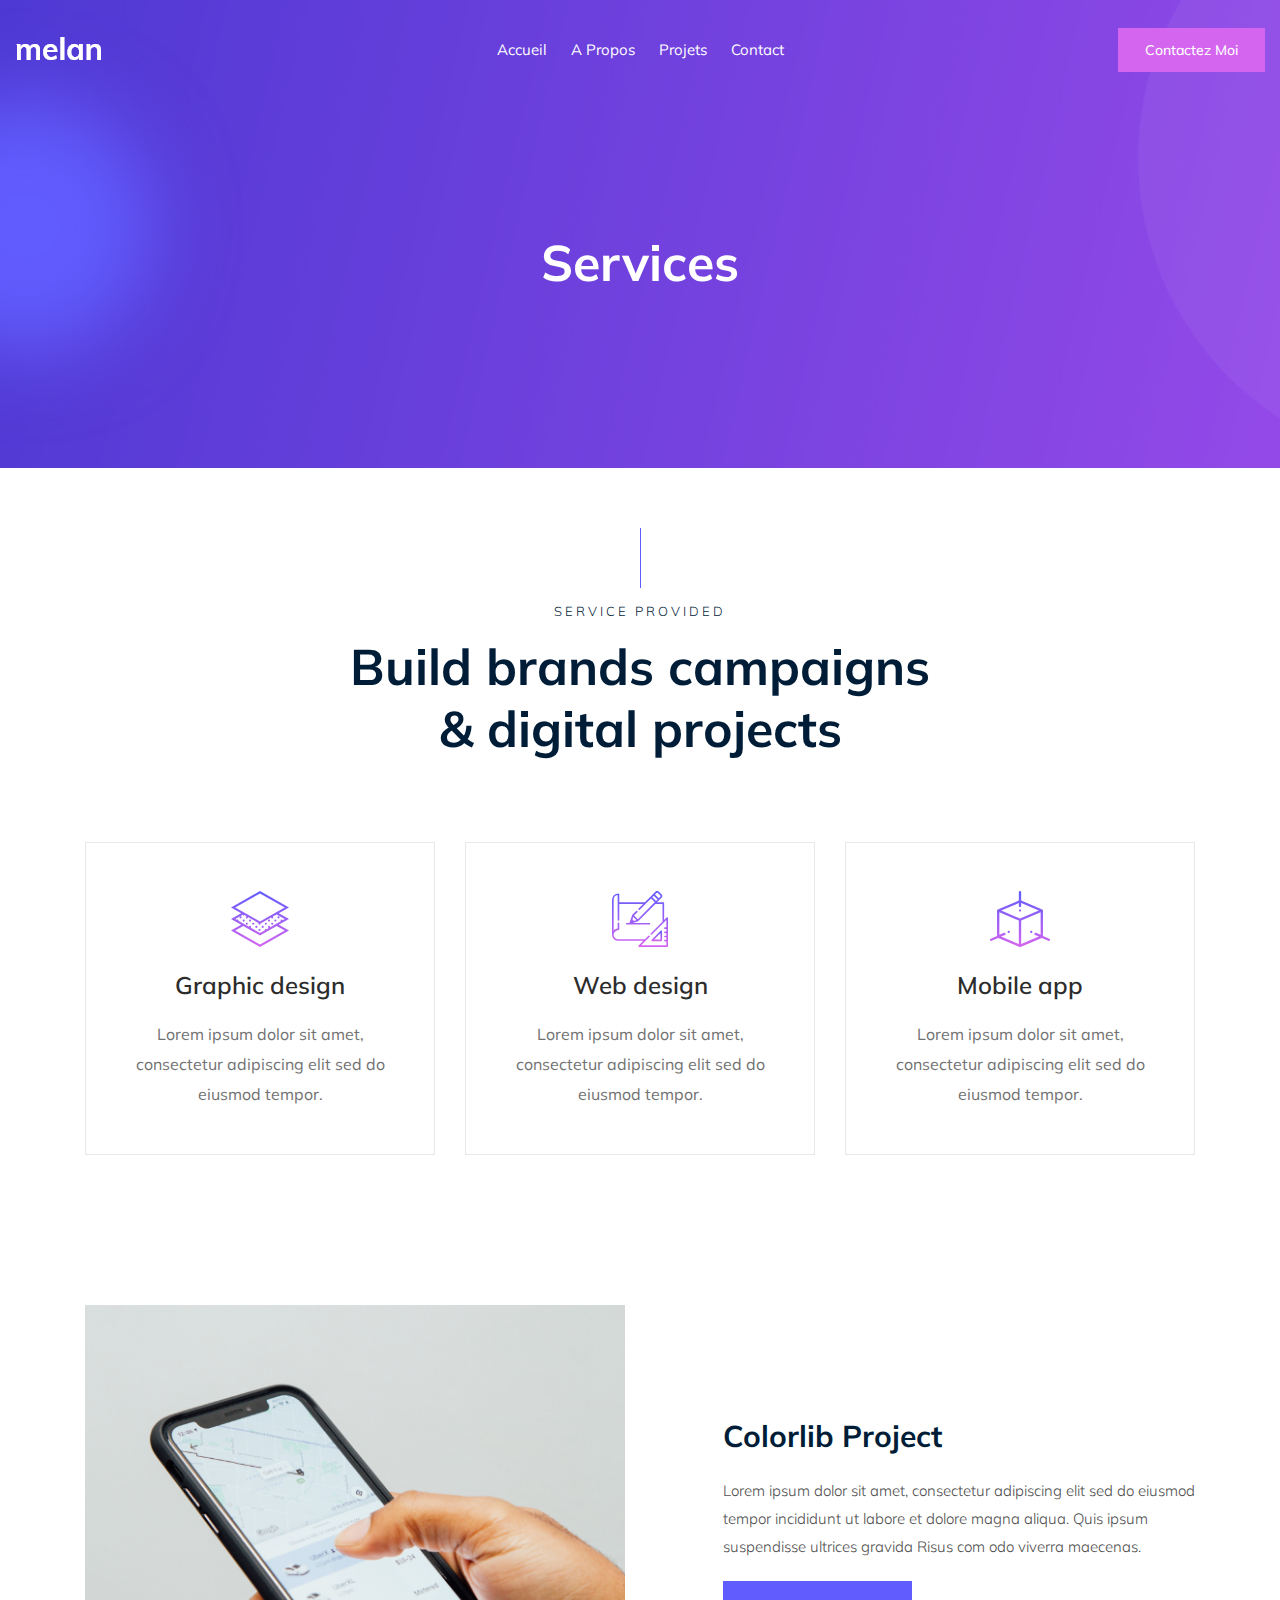
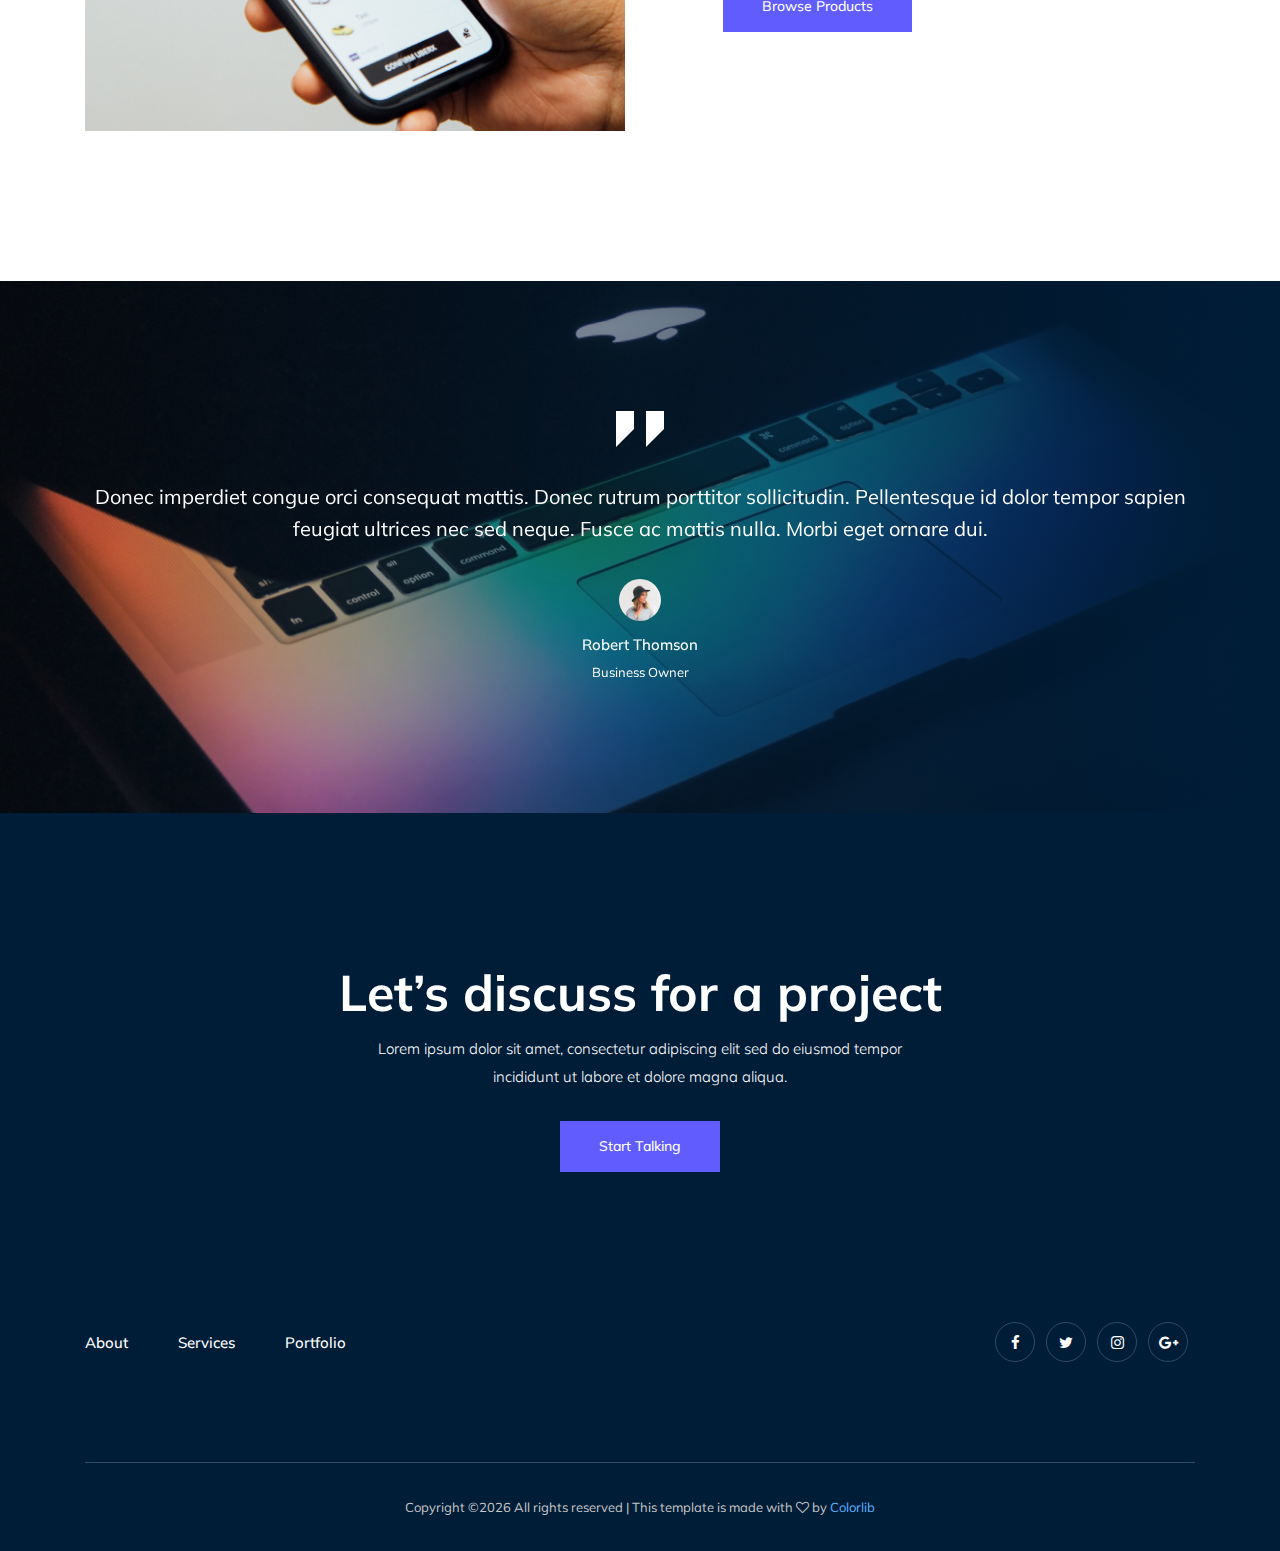
<file: services.html>
<!doctype html>
<html class="no-js" lang="zxx">

<head>
    <meta charset="utf-8">
    <meta http-equiv="x-ua-compatible" content="ie=edge">
    <title>Melan</title>
    <meta name="description" content="">
    <meta name="viewport" content="width=device-width, initial-scale=1">

    <!-- <link rel="manifest" href="site.webmanifest"> -->
    <!-- Place favicon.ico in the root directory -->

    <!-- CSS here -->
    <link rel="stylesheet" href="css/bootstrap.min.css">
    <link rel="stylesheet" href="css/owl.carousel.min.css">
    <link rel="stylesheet" href="css/magnific-popup.css">
    <link rel="stylesheet" href="css/font-awesome.min.css">
    <link rel="stylesheet" href="css/themify-icons.css">
    <link rel="stylesheet" href="css/nice-select.css">
    <link rel="stylesheet" href="css/flaticon.css">
    <link rel="stylesheet" href="css/gijgo.css">
    <link rel="stylesheet" href="css/animate.min.css">
    <link rel="stylesheet" href="css/slick.css">
    <link rel="stylesheet" href="css/slicknav.css">
    <link rel="stylesheet" href="css/style.css">
    <!-- <link rel="stylesheet" href="css/responsive.css"> -->
</head>

<body>
    <!--[if lte IE 9]>
            <p class="browserupgrade">You are using an <strong>outdated</strong> browser. Please <a href="https://browsehappy.com/">upgrade your browser</a> to improve your experience and security.</p>
        <![endif]-->

    <!-- header-start -->
    <header>
        <div class="header-area ">
            <div id="sticky-header" class="main-header-area">
                <div class="container-fluid">
                    <div class="row align-items-center">
                        <div class="col-xl-3 col-lg-2">
                            <div class="logo">
                                <a href="index.html">
                                    <img src="img/logo.png" alt="">
                                </a>
                            </div>
                        </div>
                        <div class="col-xl-6 col-lg-7">
                            <div class="main-menu  d-none d-lg-block">
                                <nav>
                                    <ul id="navigation">
                                        <li><a class="active" href="index.html">Accueil</a></li>
                                        <li><a href="about.html">A Propos</a></li>
                                        <li><a href="services.html">Projets</a></li>
                                        <!-- <li><a href="#">blog <i class="ti-angle-down"></i></a>
                                            <ul class="submenu">
                                                <li><a href="blog.html">blog</a></li>
                                                <li><a href="single-blog.html">single-blog</a></li>
                                            </ul>
                                        </li>
                                        <li><a href="#">pages <i class="ti-angle-down"></i></a>
                                            <ul class="submenu">
                                                 <li><a href="portfolio.html">Portfolio</a></li>
                                                 <li><a href="elements.html">elements</a></li>
                                            </ul>
                                        </li> -->
                                        <li><a href="contact.html">Contact</a></li>
                                    </ul>
                                </nav>
                            </div>
                        </div>
                        <div class="col-xl-3 col-lg-3 d-none d-lg-block">
                            <div class="Appointment">
                                <div class="book_btn d-none d-lg-block">
                                    <a  href="#">Contactez Moi</a>
                                </div>
                            </div>
                        </div>
                        <div class="col-12">
                            <div class="mobile_menu d-block d-lg-none"></div>
                        </div>
                    </div>

                </div>
            </div>
        </div>
    </header>
    <!-- header-end -->

    <!-- bradcam_area  -->
    <div class="bradcam_area bradcam_bg_1">
        <div class="container">
            <div class="row">
                <div class="col-xl-12">
                    <div class="bradcam_text text-center">
                        <h3>Services</h3>
                    </div>
                </div>
            </div>
        </div>
    </div>
    <!-- /bradcam_area  -->
    <!-- service_area  -->
    <div class="service_area">
        <div class="container">
            <div class="row">
                <div class="col-xl-12">
                    <div class="section_title text-center mb-65">
                        <span>Service Provided</span>
                        <h3>Build brands campaigns  <br>
                                & digital projects</h3>
                    </div>
                </div>
            </div>
            <div class="row">
                <div class="col-xl-4 col-md-4">
                    <div class="single_service text-center">
                        <div class="icon">
                            <img src="img/svg_icon/1.svg" alt="">
                        </div>
                        <h3>Graphic design</h3>
                        <p>Lorem ipsum dolor sit amet, consectetur adipiscing elit sed do eiusmod tempor.</p>
                    </div>
                </div>
                <div class="col-xl-4 col-md-4">
                    <div class="single_service text-center">
                        <div class="icon">
                            <img src="img/svg_icon/2.svg" alt="">
                        </div>
                        <h3>Web design</h3>
                        <p>Lorem ipsum dolor sit amet, consectetur adipiscing elit sed do eiusmod tempor.</p>
                    </div>
                </div>
                <div class="col-xl-4 col-md-4">
                    <div class="single_service text-center">
                        <div class="icon">
                            <img src="img/svg_icon/3.svg" alt="">
                        </div>
                        <h3>Mobile app</h3>
                        <p>Lorem ipsum dolor sit amet, consectetur adipiscing elit sed do eiusmod tempor.</p>
                    </div>
                </div>
            </div>
        </div>
    </div>
    <!--/ service_area  -->

    <div class="project_area">
        <div class="container">
            <div class="row align-items-center">
                <div class="col-xl-6">
                    <div class="projects_thumb">
                        <img src="img/about/projects.png" alt="">
                    </div>
                </div>
                <div class="col-xl-6">
                    <div class="projects_info">
                        <h3>Colorlib Project</h3>
                        <p>Lorem ipsum dolor sit amet, consectetur adipiscing elit sed do eiusmod tempor incididunt ut labore et dolore magna aliqua. Quis ipsum suspendisse ultrices gravida Risus com odo viverra maecenas.</p>
                        <a href="#" class="boxed-btn3">Browse Products</a>
                    </div>
                </div>
            </div>
        </div>
    </div>

    <!-- testimonial_area  -->
    <div class="testimonial_area ">
            <div class="container">
                <div class="row">
                    <div class="col-xl-12">
                        <div class="testmonial_active owl-carousel">
                            <div class="single_carousel">
                                    <div class="single_testmonial text-center">
                                            <div class="quote">
                                                <img src="img/testmonial/quote.svg" alt="">
                                            </div>
                                            <p>Donec imperdiet congue orci consequat mattis. Donec rutrum porttitor <br> 
                                                    sollicitudin. Pellentesque id dolor tempor sapien feugiat ultrices nec sed neque.  <br>
                                                    Fusce ac mattis nulla. Morbi eget ornare dui. </p>
                                            <div class="testmonial_author">
                                                <div class="thumb">
                                                        <img src="img/testmonial/thumb.png" alt="">
                                                </div>
                                                <h3>Robert Thomson</h3>
                                                <span>Business Owner</span>
                                            </div>
                                        </div>
                            </div>
                            <div class="single_carousel">
                                    <div class="single_testmonial text-center">
                                            <div class="quote">
                                                <img src="img/testmonial/quote.svg" alt="">
                                            </div>
                                            <p>Donec imperdiet congue orci consequat mattis. Donec rutrum porttitor <br> 
                                                    sollicitudin. Pellentesque id dolor tempor sapien feugiat ultrices nec sed neque.  <br>
                                                    Fusce ac mattis nulla. Morbi eget ornare dui. </p>
                                            <div class="testmonial_author">
                                                <div class="thumb">
                                                        <img src="img/testmonial/thumb.png" alt="">
                                                </div>
                                                <h3>Robert Thomson</h3>
                                                <span>Business Owner</span>
                                            </div>
                                        </div>
                            </div>
                            <div class="single_carousel">
                                    <div class="single_testmonial text-center">
                                            <div class="quote">
                                                <img src="img/testmonial/quote.svg" alt="">
                                            </div>
                                            <p>Donec imperdiet congue orci consequat mattis. Donec rutrum porttitor <br> 
                                                    sollicitudin. Pellentesque id dolor tempor sapien feugiat ultrices nec sed neque.  <br>
                                                    Fusce ac mattis nulla. Morbi eget ornare dui. </p>
                                            <div class="testmonial_author">
                                                <div class="thumb">
                                                        <img src="img/testmonial/thumb.png" alt="">
                                                </div>
                                                <h3>Robert Thomson</h3>
                                                <span>Business Owner</span>
                                            </div>
                                        </div>
                            </div>
                        </div>
                    </div>
                </div>
            </div>
        </div>
        <!-- /testimonial_area  -->
    
    <div class="discuss_projects">
        <div class="container">
            <div class="row">
                <div class="col-xl-12">
                    <div class="project_text text-center">
                        <h3>Let’s discuss for a project</h3>
                        <p>Lorem ipsum dolor sit amet, consectetur adipiscing elit sed do eiusmod tempor <br> incididunt ut labore et dolore magna aliqua.</p>
                        <a class="boxed-btn3" href="#">Start Talking</a>
                    </div>
                </div>
            </div>
        </div>
    </div>

    <!-- footer start -->
    <footer class="footer">
        <div class="footer_top">
            <div class="container">
                <div class="row align-items-center">
                    <div class="col-xl-6 col-md-6">
                        <div class="menu_links">
                            <ul>
                                <li><a href="#">About</a></li>
                                <li><a href="#">Services</a></li>
                                <li><a href="#">Portfolio</a></li>
                            </ul>
                        </div>
                    </div>
                    <div class="col-xl-6 col-md-6">
                        <div class="socail_links">
                            <ul>
                                <li><a href="#"> <i class="fa fa-facebook"></i> </a></li>
                                <li><a href="#"> <i class="fa fa-twitter"></i> </a></li>
                                <li><a href="#"> <i class="fa fa-instagram"></i> </a></li>
                                <li><a href="#"> <i class="fa fa-google-plus"></i> </a></li>
                            </ul>
                        </div>
                    </div>
                </div>
            </div>
        </div>
        <div class="copy-right_text">
            <div class="container">
                <div class="footer_border"></div>
                <div class="row">
                    <div class="col-xl-12">
                        <p class="copy_right text-center">
                            <!-- Link back to Colorlib can't be removed. Template is licensed under CC BY 3.0. -->
Copyright &copy;<script>document.write(new Date().getFullYear());</script> All rights reserved | This template is made with <i class="fa fa-heart-o" aria-hidden="true"></i> by <a href="https://colorlib.com" target="_blank">Colorlib</a>
<!-- Link back to Colorlib can't be removed. Template is licensed under CC BY 3.0. -->
                        </p>
                    </div>
                </div>
            </div>
        </div>
    </footer>
    <!--/ footer end  -->

    <!-- JS here -->
    <script src="js/vendor/modernizr-3.5.0.min.js"></script>
    <script src="js/vendor/jquery-1.12.4.min.js"></script>
    <script src="js/popper.min.js"></script>
    <script src="js/bootstrap.min.js"></script>
    <script src="js/owl.carousel.min.js"></script>
    <script src="js/isotope.pkgd.min.js"></script>
    <script src="js/ajax-form.js"></script>
    <script src="js/waypoints.min.js"></script>
    <script src="js/jquery.counterup.min.js"></script>
    <script src="js/imagesloaded.pkgd.min.js"></script>
    <script src="js/scrollIt.js"></script>
    <script src="js/jquery.scrollUp.min.js"></script>
    <script src="js/wow.min.js"></script>
    <script src="js/nice-select.min.js"></script>
    <script src="js/jquery.slicknav.min.js"></script>
    <script src="js/jquery.magnific-popup.min.js"></script>
    <script src="js/plugins.js"></script>
    <script src="js/gijgo.min.js"></script>

    <!--contact js-->
    <script src="js/contact.js"></script>
    <script src="js/jquery.ajaxchimp.min.js"></script>
    <script src="js/jquery.form.js"></script>
    <script src="js/jquery.validate.min.js"></script>
    <script src="js/mail-script.js"></script>

    <script src="js/main.js"></script>
</body>

</html>
</file>
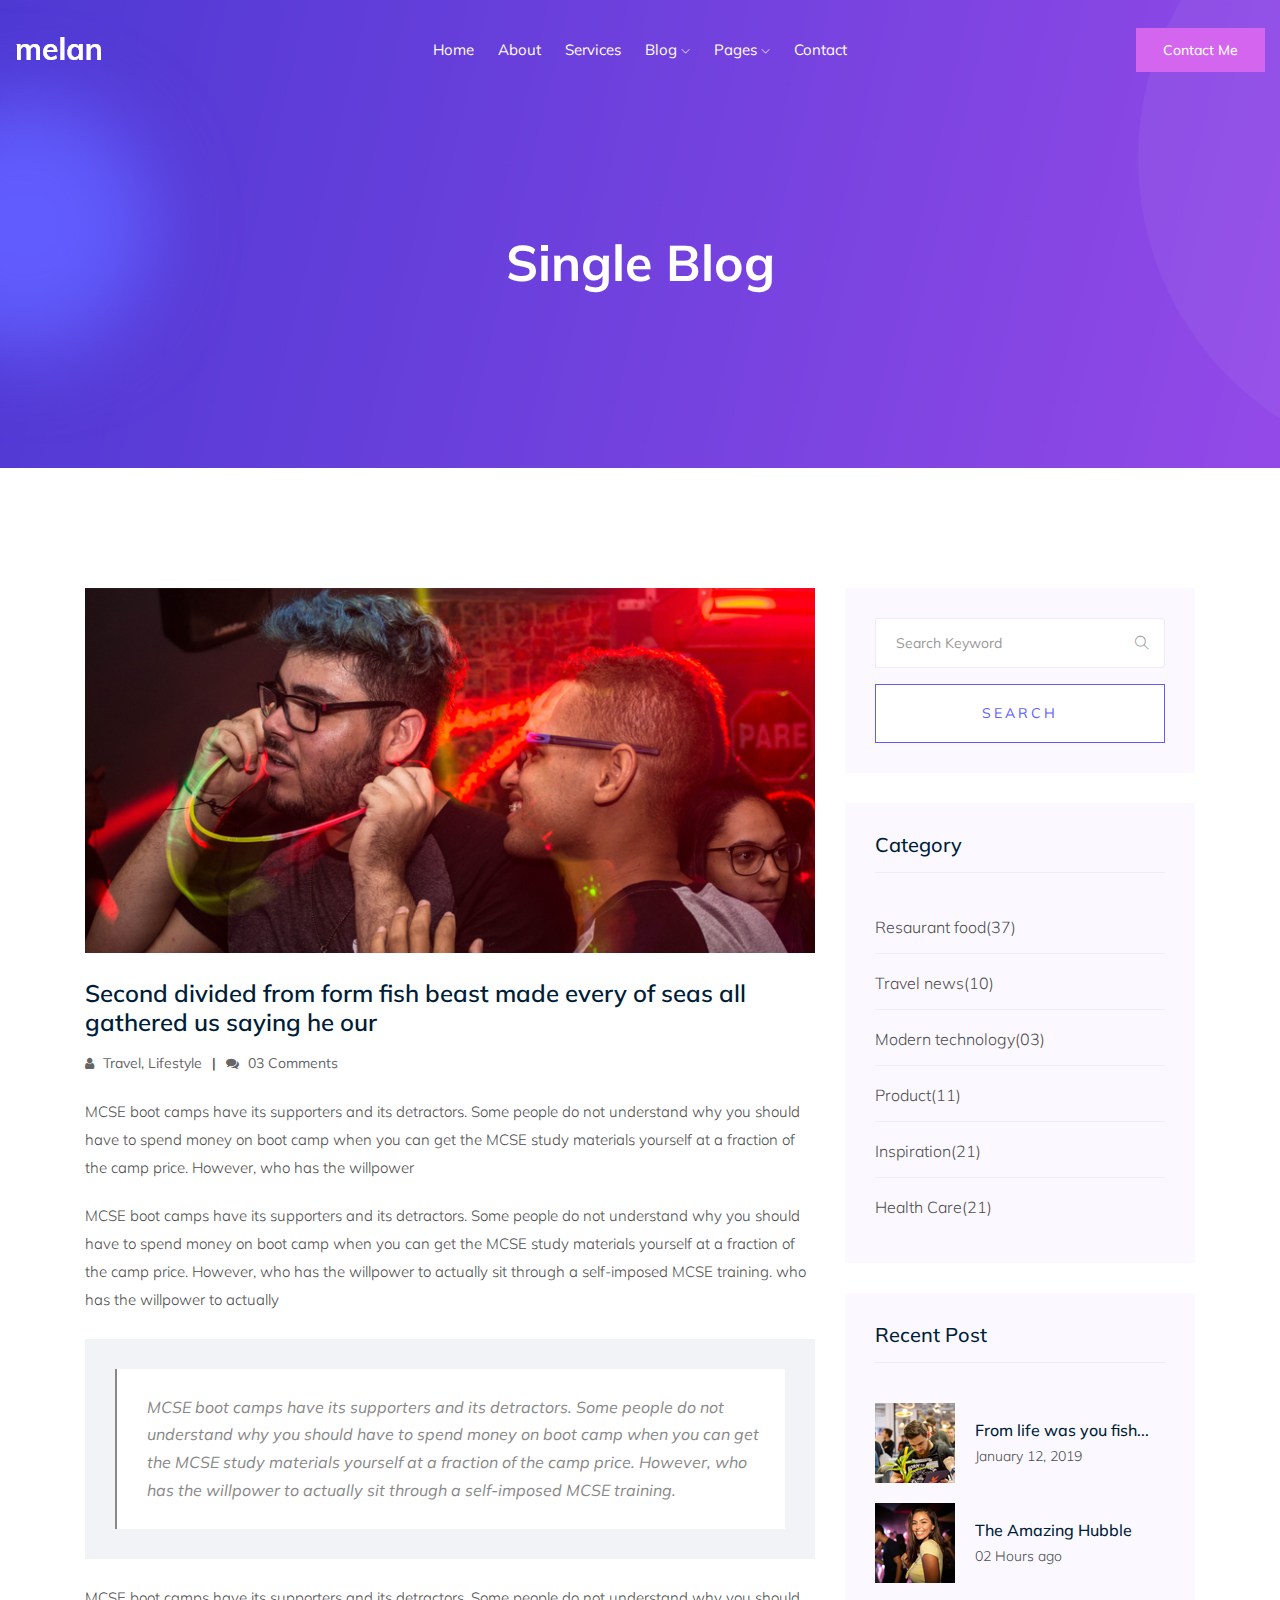
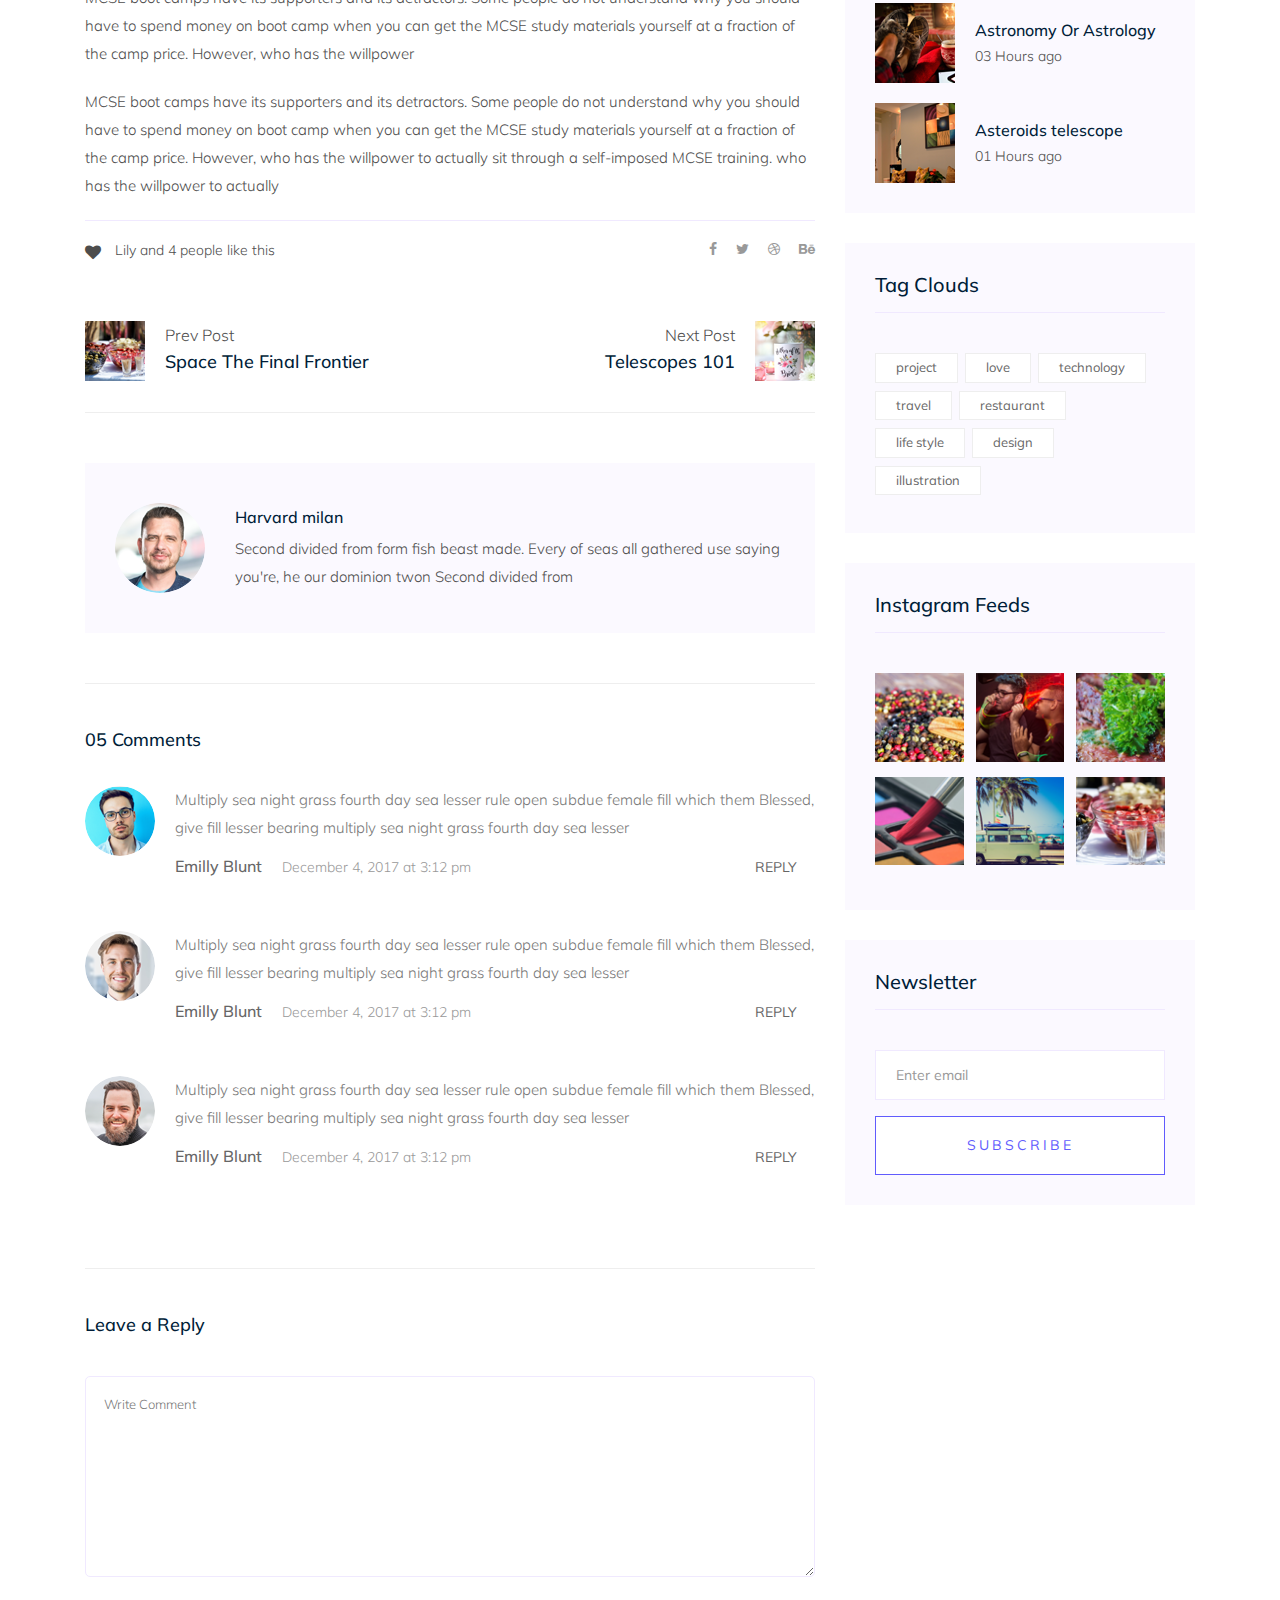
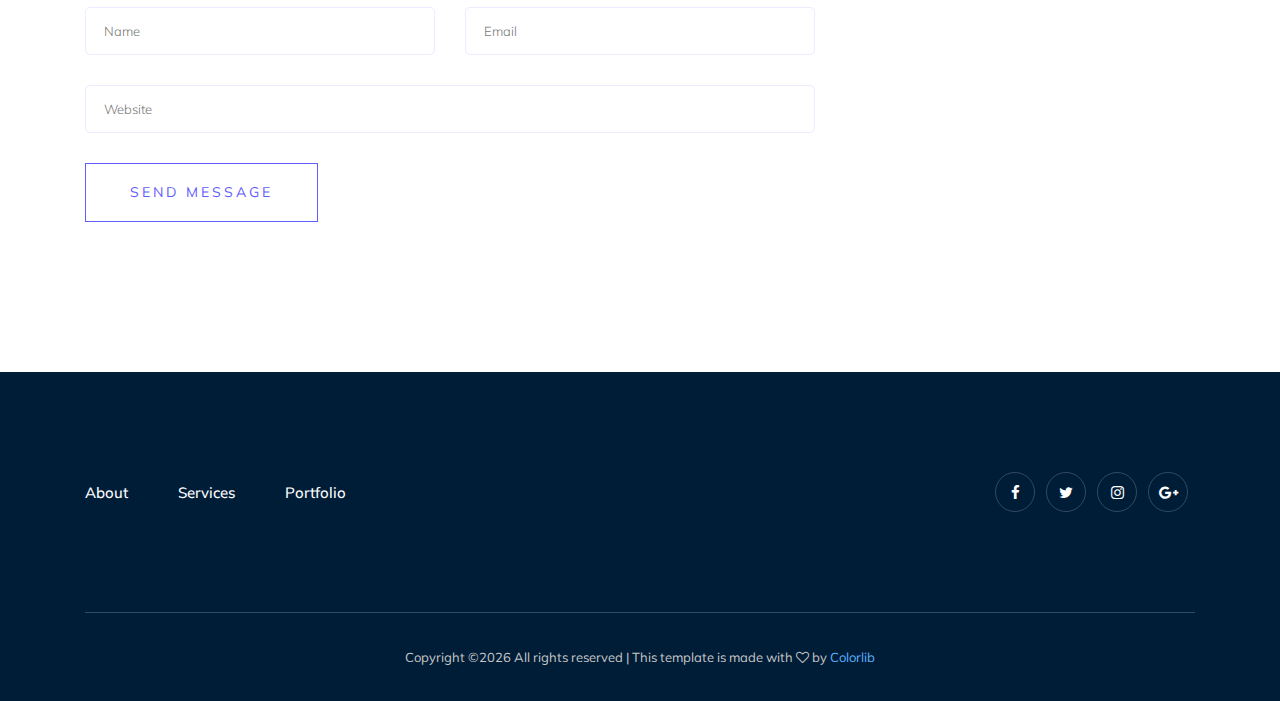
<file: single-blog.html>
<!doctype html>
<html class="no-js" lang="zxx">

<head>
   <meta charset="utf-8">
   <meta http-equiv="x-ua-compatible" content="ie=edge">
   <title>Melan</title>
   <meta name="description" content="">
   <meta name="viewport" content="width=device-width, initial-scale=1">

   <!-- <link rel="manifest" href="site.webmanifest"> -->
   <!-- Place favicon.ico in the root directory -->

   <!-- CSS here -->
   <link rel="stylesheet" href="css/bootstrap.min.css">
   <link rel="stylesheet" href="css/owl.carousel.min.css">
   <link rel="stylesheet" href="css/magnific-popup.css">
   <link rel="stylesheet" href="css/font-awesome.min.css">
   <link rel="stylesheet" href="css/themify-icons.css">
   <link rel="stylesheet" href="css/nice-select.css">
   <link rel="stylesheet" href="css/flaticon.css">
   <link rel="stylesheet" href="css/gijgo.css">
   <link rel="stylesheet" href="css/animate.min.css">
   <link rel="stylesheet" href="css/slicknav.css">
   <link rel="stylesheet" href="css/style.css">
   <!-- <link rel="stylesheet" href="css/responsive.css"> -->
</head>

<body>
   <!--[if lte IE 9]>
            <p class="browserupgrade">You are using an <strong>outdated</strong> browser. Please <a href="https://browsehappy.com/">upgrade your browser</a> to improve your experience and security.</p>
        <![endif]-->
    <!-- header-start -->
    <header>
         <div class="header-area ">
             <div id="sticky-header" class="main-header-area">
                 <div class="container-fluid">
                     <div class="row align-items-center">
                         <div class="col-xl-3 col-lg-2">
                             <div class="logo">
                                 <a href="index.html">
                                     <img src="img/logo.png" alt="">
                                 </a>
                             </div>
                         </div>
                         <div class="col-xl-6 col-lg-7">
                             <div class="main-menu  d-none d-lg-block">
                                 <nav>
                                     <ul id="navigation">
                                         <li><a class="active" href="index.html">home</a></li>
                                         <li><a href="about.html">About</a></li>
                                         <li><a href="services.html">Services</a></li>
                                         <li><a href="#">blog <i class="ti-angle-down"></i></a>
                                             <ul class="submenu">
                                                 <li><a href="blog.html">blog</a></li>
                                                 <li><a href="single-blog.html">single-blog</a></li>
                                             </ul>
                                         </li>
                                         <li><a href="#">pages <i class="ti-angle-down"></i></a>
                                             <ul class="submenu">
                                                  <li><a href="elements.html">elements</a></li>
                                             </ul>
                                         </li>
                                         <li><a href="contact.html">Contact</a></li>
                                     </ul>
                                 </nav>
                             </div>
                         </div>
                         <div class="col-xl-3 col-lg-3 d-none d-lg-block">
                             <div class="Appointment">
                                 <div class="book_btn d-none d-lg-block">
                                     <a  href="#">Contact Me</a>
                                 </div>
                             </div>
                         </div>
                         <div class="col-12">
                             <div class="mobile_menu d-block d-lg-none"></div>
                         </div>
                     </div>
 
                 </div>
             </div>
         </div>
     </header>
     <!-- header-end -->
 
     <!-- bradcam_area  -->
     <div class="bradcam_area bradcam_bg_1">
         <div class="container">
             <div class="row">
                 <div class="col-xl-12">
                     <div class="bradcam_text text-center">
                         <h3>Single Blog</h3>
                     </div>
                 </div>
             </div>
         </div>
     </div>
     <!-- /bradcam_area  -->

   <!--================Blog Area =================-->
   <section class="blog_area single-post-area section-padding">
      <div class="container">
         <div class="row">
            <div class="col-lg-8 posts-list">
               <div class="single-post">
                  <div class="feature-img">
                     <img class="img-fluid" src="img/blog/single_blog_1.png" alt="">
                  </div>
                  <div class="blog_details">
                     <h2>Second divided from form fish beast made every of seas
                        all gathered us saying he our
                     </h2>
                     <ul class="blog-info-link mt-3 mb-4">
                        <li><a href="#"><i class="fa fa-user"></i> Travel, Lifestyle</a></li>
                        <li><a href="#"><i class="fa fa-comments"></i> 03 Comments</a></li>
                     </ul>
                     <p class="excert">
                        MCSE boot camps have its supporters and its detractors. Some people do not understand why you
                        should have to spend money on boot camp when you can get the MCSE study materials yourself at a
                        fraction of the camp price. However, who has the willpower
                     </p>
                     <p>
                        MCSE boot camps have its supporters and its detractors. Some people do not understand why you
                        should have to spend money on boot camp when you can get the MCSE study materials yourself at a
                        fraction of the camp price. However, who has the willpower to actually sit through a
                        self-imposed MCSE training. who has the willpower to actually
                     </p>
                     <div class="quote-wrapper">
                        <div class="quotes">
                           MCSE boot camps have its supporters and its detractors. Some people do not understand why you
                           should have to spend money on boot camp when you can get the MCSE study materials yourself at
                           a fraction of the camp price. However, who has the willpower to actually sit through a
                           self-imposed MCSE training.
                        </div>
                     </div>
                     <p>
                        MCSE boot camps have its supporters and its detractors. Some people do not understand why you
                        should have to spend money on boot camp when you can get the MCSE study materials yourself at a
                        fraction of the camp price. However, who has the willpower
                     </p>
                     <p>
                        MCSE boot camps have its supporters and its detractors. Some people do not understand why you
                        should have to spend money on boot camp when you can get the MCSE study materials yourself at a
                        fraction of the camp price. However, who has the willpower to actually sit through a
                        self-imposed MCSE training. who has the willpower to actually
                     </p>
                  </div>
               </div>
               <div class="navigation-top">
                  <div class="d-sm-flex justify-content-between text-center">
                     <p class="like-info"><span class="align-middle"><i class="fa fa-heart"></i></span> Lily and 4
                        people like this</p>
                     <div class="col-sm-4 text-center my-2 my-sm-0">
                        <!-- <p class="comment-count"><span class="align-middle"><i class="fa fa-comment"></i></span> 06 Comments</p> -->
                     </div>
                     <ul class="social-icons">
                        <li><a href="#"><i class="fa fa-facebook-f"></i></a></li>
                        <li><a href="#"><i class="fa fa-twitter"></i></a></li>
                        <li><a href="#"><i class="fa fa-dribbble"></i></a></li>
                        <li><a href="#"><i class="fa fa-behance"></i></a></li>
                     </ul>
                  </div>
                  <div class="navigation-area">
                     <div class="row">
                        <div
                           class="col-lg-6 col-md-6 col-12 nav-left flex-row d-flex justify-content-start align-items-center">
                           <div class="thumb">
                              <a href="#">
                                 <img class="img-fluid" src="img/post/preview.png" alt="">
                              </a>
                           </div>
                           <div class="arrow">
                              <a href="#">
                                 <span class="lnr text-white ti-arrow-left"></span>
                              </a>
                           </div>
                           <div class="detials">
                              <p>Prev Post</p>
                              <a href="#">
                                 <h4>Space The Final Frontier</h4>
                              </a>
                           </div>
                        </div>
                        <div
                           class="col-lg-6 col-md-6 col-12 nav-right flex-row d-flex justify-content-end align-items-center">
                           <div class="detials">
                              <p>Next Post</p>
                              <a href="#">
                                 <h4>Telescopes 101</h4>
                              </a>
                           </div>
                           <div class="arrow">
                              <a href="#">
                                 <span class="lnr text-white ti-arrow-right"></span>
                              </a>
                           </div>
                           <div class="thumb">
                              <a href="#">
                                 <img class="img-fluid" src="img/post/next.png" alt="">
                              </a>
                           </div>
                        </div>
                     </div>
                  </div>
               </div>
               <div class="blog-author">
                  <div class="media align-items-center">
                     <img src="img/blog/author.png" alt="">
                     <div class="media-body">
                        <a href="#">
                           <h4>Harvard milan</h4>
                        </a>
                        <p>Second divided from form fish beast made. Every of seas all gathered use saying you're, he
                           our dominion twon Second divided from</p>
                     </div>
                  </div>
               </div>
               <div class="comments-area">
                  <h4>05 Comments</h4>
                  <div class="comment-list">
                     <div class="single-comment justify-content-between d-flex">
                        <div class="user justify-content-between d-flex">
                           <div class="thumb">
                              <img src="img/comment/comment_1.png" alt="">
                           </div>
                           <div class="desc">
                              <p class="comment">
                                 Multiply sea night grass fourth day sea lesser rule open subdue female fill which them
                                 Blessed, give fill lesser bearing multiply sea night grass fourth day sea lesser
                              </p>
                              <div class="d-flex justify-content-between">
                                 <div class="d-flex align-items-center">
                                    <h5>
                                       <a href="#">Emilly Blunt</a>
                                    </h5>
                                    <p class="date">December 4, 2017 at 3:12 pm </p>
                                 </div>
                                 <div class="reply-btn">
                                    <a href="#" class="btn-reply text-uppercase">reply</a>
                                 </div>
                              </div>
                           </div>
                        </div>
                     </div>
                  </div>
                  <div class="comment-list">
                     <div class="single-comment justify-content-between d-flex">
                        <div class="user justify-content-between d-flex">
                           <div class="thumb">
                              <img src="img/comment/comment_2.png" alt="">
                           </div>
                           <div class="desc">
                              <p class="comment">
                                 Multiply sea night grass fourth day sea lesser rule open subdue female fill which them
                                 Blessed, give fill lesser bearing multiply sea night grass fourth day sea lesser
                              </p>
                              <div class="d-flex justify-content-between">
                                 <div class="d-flex align-items-center">
                                    <h5>
                                       <a href="#">Emilly Blunt</a>
                                    </h5>
                                    <p class="date">December 4, 2017 at 3:12 pm </p>
                                 </div>
                                 <div class="reply-btn">
                                    <a href="#" class="btn-reply text-uppercase">reply</a>
                                 </div>
                              </div>
                           </div>
                        </div>
                     </div>
                  </div>
                  <div class="comment-list">
                     <div class="single-comment justify-content-between d-flex">
                        <div class="user justify-content-between d-flex">
                           <div class="thumb">
                              <img src="img/comment/comment_3.png" alt="">
                           </div>
                           <div class="desc">
                              <p class="comment">
                                 Multiply sea night grass fourth day sea lesser rule open subdue female fill which them
                                 Blessed, give fill lesser bearing multiply sea night grass fourth day sea lesser
                              </p>
                              <div class="d-flex justify-content-between">
                                 <div class="d-flex align-items-center">
                                    <h5>
                                       <a href="#">Emilly Blunt</a>
                                    </h5>
                                    <p class="date">December 4, 2017 at 3:12 pm </p>
                                 </div>
                                 <div class="reply-btn">
                                    <a href="#" class="btn-reply text-uppercase">reply</a>
                                 </div>
                              </div>
                           </div>
                        </div>
                     </div>
                  </div>
               </div>
               <div class="comment-form">
                  <h4>Leave a Reply</h4>
                  <form class="form-contact comment_form" action="#" id="commentForm">
                     <div class="row">
                        <div class="col-12">
                           <div class="form-group">
                              <textarea class="form-control w-100" name="comment" id="comment" cols="30" rows="9"
                                 placeholder="Write Comment"></textarea>
                           </div>
                        </div>
                        <div class="col-sm-6">
                           <div class="form-group">
                              <input class="form-control" name="name" id="name" type="text" placeholder="Name">
                           </div>
                        </div>
                        <div class="col-sm-6">
                           <div class="form-group">
                              <input class="form-control" name="email" id="email" type="email" placeholder="Email">
                           </div>
                        </div>
                        <div class="col-12">
                           <div class="form-group">
                              <input class="form-control" name="website" id="website" type="text" placeholder="Website">
                           </div>
                        </div>
                     </div>
                     <div class="form-group">
                        <button type="submit" class="button button-contactForm btn_1 boxed-btn">Send Message</button>
                     </div>
                  </form>
               </div>
            </div>
            <div class="col-lg-4">
               <div class="blog_right_sidebar">
                  <aside class="single_sidebar_widget search_widget">
                     <form action="#">
                        <div class="form-group">
                           <div class="input-group mb-3">
                              <input type="text" class="form-control" placeholder='Search Keyword'
                                 onfocus="this.placeholder = ''" onblur="this.placeholder = 'Search Keyword'">
                              <div class="input-group-append">
                                 <button class="btn" type="button"><i class="ti-search"></i></button>
                              </div>
                           </div>
                        </div>
                        <button class="button rounded-0 primary-bg text-white w-100 btn_1 boxed-btn"
                           type="submit">Search</button>
                     </form>
                  </aside>
                  <aside class="single_sidebar_widget post_category_widget">
                     <h4 class="widget_title">Category</h4>
                     <ul class="list cat-list">
                        <li>
                           <a href="#" class="d-flex">
                              <p>Resaurant food</p>
                              <p>(37)</p>
                           </a>
                        </li>
                        <li>
                           <a href="#" class="d-flex">
                              <p>Travel news</p>
                              <p>(10)</p>
                           </a>
                        </li>
                        <li>
                           <a href="#" class="d-flex">
                              <p>Modern technology</p>
                              <p>(03)</p>
                           </a>
                        </li>
                        <li>
                           <a href="#" class="d-flex">
                              <p>Product</p>
                              <p>(11)</p>
                           </a>
                        </li>
                        <li>
                           <a href="#" class="d-flex">
                              <p>Inspiration</p>
                              <p>(21)</p>
                           </a>
                        </li>
                        <li>
                           <a href="#" class="d-flex">
                              <p>Health Care</p>
                              <p>(21)</p>
                           </a>
                        </li>
                     </ul>
                  </aside>
                  <aside class="single_sidebar_widget popular_post_widget">
                     <h3 class="widget_title">Recent Post</h3>
                     <div class="media post_item">
                        <img src="img/post/post_1.png" alt="post">
                        <div class="media-body">
                           <a href="single-blog.html">
                              <h3>From life was you fish...</h3>
                           </a>
                           <p>January 12, 2019</p>
                        </div>
                     </div>
                     <div class="media post_item">
                        <img src="img/post/post_2.png" alt="post">
                        <div class="media-body">
                           <a href="single-blog.html">
                              <h3>The Amazing Hubble</h3>
                           </a>
                           <p>02 Hours ago</p>
                        </div>
                     </div>
                     <div class="media post_item">
                        <img src="img/post/post_3.png" alt="post">
                        <div class="media-body">
                           <a href="single-blog.html">
                              <h3>Astronomy Or Astrology</h3>
                           </a>
                           <p>03 Hours ago</p>
                        </div>
                     </div>
                     <div class="media post_item">
                        <img src="img/post/post_4.png" alt="post">
                        <div class="media-body">
                           <a href="single-blog.html">
                              <h3>Asteroids telescope</h3>
                           </a>
                           <p>01 Hours ago</p>
                        </div>
                     </div>
                  </aside>
                  <aside class="single_sidebar_widget tag_cloud_widget">
                     <h4 class="widget_title">Tag Clouds</h4>
                     <ul class="list">
                        <li>
                           <a href="#">project</a>
                        </li>
                        <li>
                           <a href="#">love</a>
                        </li>
                        <li>
                           <a href="#">technology</a>
                        </li>
                        <li>
                           <a href="#">travel</a>
                        </li>
                        <li>
                           <a href="#">restaurant</a>
                        </li>
                        <li>
                           <a href="#">life style</a>
                        </li>
                        <li>
                           <a href="#">design</a>
                        </li>
                        <li>
                           <a href="#">illustration</a>
                        </li>
                     </ul>
                  </aside>
                  <aside class="single_sidebar_widget instagram_feeds">
                     <h4 class="widget_title">Instagram Feeds</h4>
                     <ul class="instagram_row flex-wrap">
                        <li>
                           <a href="#">
                              <img class="img-fluid" src="img/post/post_5.png" alt="">
                           </a>
                        </li>
                        <li>
                           <a href="#">
                              <img class="img-fluid" src="img/post/post_6.png" alt="">
                           </a>
                        </li>
                        <li>
                           <a href="#">
                              <img class="img-fluid" src="img/post/post_7.png" alt="">
                           </a>
                        </li>
                        <li>
                           <a href="#">
                              <img class="img-fluid" src="img/post/post_8.png" alt="">
                           </a>
                        </li>
                        <li>
                           <a href="#">
                              <img class="img-fluid" src="img/post/post_9.png" alt="">
                           </a>
                        </li>
                        <li>
                           <a href="#">
                              <img class="img-fluid" src="img/post/post_10.png" alt="">
                           </a>
                        </li>
                     </ul>
                  </aside>
                  <aside class="single_sidebar_widget newsletter_widget">
                     <h4 class="widget_title">Newsletter</h4>
                     <form action="#">
                        <div class="form-group">
                           <input type="email" class="form-control" onfocus="this.placeholder = ''"
                              onblur="this.placeholder = 'Enter email'" placeholder='Enter email' required>
                        </div>
                        <button class="button rounded-0 primary-bg text-white w-100 btn_1 boxed-btn"
                           type="submit">Subscribe</button>
                     </form>
                  </aside>
               </div>
            </div>
         </div>
      </div>
   </section>
   <!--================ Blog Area end =================-->

 
     <!-- footer start -->
     <footer class="footer">
         <div class="footer_top">
             <div class="container">
                 <div class="row align-items-center">
                     <div class="col-xl-6 col-md-6">
                         <div class="menu_links">
                             <ul>
                                 <li><a href="#">About</a></li>
                                 <li><a href="#">Services</a></li>
                                 <li><a href="#">Portfolio</a></li>
                             </ul>
                         </div>
                     </div>
                     <div class="col-xl-6 col-md-6">
                         <div class="socail_links">
                             <ul>
                                 <li><a href="#"> <i class="fa fa-facebook"></i> </a></li>
                                 <li><a href="#"> <i class="fa fa-twitter"></i> </a></li>
                                 <li><a href="#"> <i class="fa fa-instagram"></i> </a></li>
                                 <li><a href="#"> <i class="fa fa-google-plus"></i> </a></li>
                             </ul>
                         </div>
                     </div>
                 </div>
             </div>
         </div>
         <div class="copy-right_text">
             <div class="container">
                 <div class="footer_border"></div>
                 <div class="row">
                     <div class="col-xl-12">
                         <p class="copy_right text-center">
                             <!-- Link back to Colorlib can't be removed. Template is licensed under CC BY 3.0. -->
Copyright &copy;<script>document.write(new Date().getFullYear());</script> All rights reserved | This template is made with <i class="fa fa-heart-o" aria-hidden="true"></i> by <a href="https://colorlib.com" target="_blank">Colorlib</a>
<!-- Link back to Colorlib can't be removed. Template is licensed under CC BY 3.0. -->
                         </p>
                     </div>
                 </div>
             </div>
         </div>
     </footer>
     <!--/ footer end  -->


   <!-- JS here -->
   <script src="js/vendor/modernizr-3.5.0.min.js"></script>
   <script src="js/vendor/jquery-1.12.4.min.js"></script>
   <script src="js/popper.min.js"></script>
   <script src="js/bootstrap.min.js"></script>
   <script src="js/owl.carousel.min.js"></script>
   <script src="js/isotope.pkgd.min.js"></script>
   <script src="js/ajax-form.js"></script>
   <script src="js/waypoints.min.js"></script>
   <script src="js/jquery.counterup.min.js"></script>
   <script src="js/imagesloaded.pkgd.min.js"></script>
   <script src="js/scrollIt.js"></script>
   <script src="js/jquery.scrollUp.min.js"></script>
   <script src="js/wow.min.js"></script>
   <script src="js/nice-select.min.js"></script>
   <script src="js/jquery.slicknav.min.js"></script>
   <script src="js/jquery.magnific-popup.min.js"></script>
   <script src="js/plugins.js"></script>
   <script src="js/gijgo.min.js"></script>

   <!--contact js-->
   <script src="js/contact.js"></script>
   <script src="js/jquery.ajaxchimp.min.js"></script>
   <script src="js/jquery.form.js"></script>
   <script src="js/jquery.validate.min.js"></script>
   <script src="js/mail-script.js"></script>

   <script src="js/main.js"></script>
</body>

</html>
</file>
<file: css/themify-icons.css>
@font-face {
	font-family: 'themify';
	src:url('../fonts/themify.eot?-fvbane');
	src:url('../fonts/themify.eot?#iefix-fvbane') format('embedded-opentype'),
		url('../fonts/themify.woff?-fvbane') format('woff'),
		url('../fonts/themify.ttf?-fvbane') format('truetype'),
		url('../fonts/themify.svg?-fvbane#themify') format('svg');
	font-weight: normal;
	font-style: normal;
}

[class^="ti-"], [class*=" ti-"] {
	font-family: 'themify';
	/* speak: none; */
	font-style: normal;
	font-weight: normal;
	font-variant: normal;
	text-transform: none;
	line-height: 1;

	/* Better Font Rendering =========== */
	-webkit-font-smoothing: antialiased;
	-moz-osx-font-smoothing: grayscale;
}

.ti-wand:before {
	content: "\e600";
}
.ti-volume:before {
	content: "\e601";
}
.ti-user:before {
	content: "\e602";
}
.ti-unlock:before {
	content: "\e603";
}
.ti-unlink:before {
	content: "\e604";
}
.ti-trash:before {
	content: "\e605";
}
.ti-thought:before {
	content: "\e606";
}
.ti-target:before {
	content: "\e607";
}
.ti-tag:before {
	content: "\e608";
}
.ti-tablet:before {
	content: "\e609";
}
.ti-star:before {
	content: "\e60a";
}
.ti-spray:before {
	content: "\e60b";
}
.ti-signal:before {
	content: "\e60c";
}
.ti-shopping-cart:before {
	content: "\e60d";
}
.ti-shopping-cart-full:before {
	content: "\e60e";
}
.ti-settings:before {
	content: "\e60f";
}
.ti-search:before {
	content: "\e610";
}
.ti-zoom-in:before {
	content: "\e611";
}
.ti-zoom-out:before {
	content: "\e612";
}
.ti-cut:before {
	content: "\e613";
}
.ti-ruler:before {
	content: "\e614";
}
.ti-ruler-pencil:before {
	content: "\e615";
}
.ti-ruler-alt:before {
	content: "\e616";
}
.ti-bookmark:before {
	content: "\e617";
}
.ti-bookmark-alt:before {
	content: "\e618";
}
.ti-reload:before {
	content: "\e619";
}
.ti-plus:before {
	content: "\e61a";
}
.ti-pin:before {
	content: "\e61b";
}
.ti-pencil:before {
	content: "\e61c";
}
.ti-pencil-alt:before {
	content: "\e61d";
}
.ti-paint-roller:before {
	content: "\e61e";
}
.ti-paint-bucket:before {
	content: "\e61f";
}
.ti-na:before {
	content: "\e620";
}
.ti-mobile:before {
	content: "\e621";
}
.ti-minus:before {
	content: "\e622";
}
.ti-medall:before {
	content: "\e623";
}
.ti-medall-alt:before {
	content: "\e624";
}
.ti-marker:before {
	content: "\e625";
}
.ti-marker-alt:before {
	content: "\e626";
}
.ti-arrow-up:before {
	content: "\e627";
}
.ti-arrow-right:before {
	content: "\e628";
}
.ti-arrow-left:before {
	content: "\e629";
}
.ti-arrow-down:before {
	content: "\e62a";
}
.ti-lock:before {
	content: "\e62b";
}
.ti-location-arrow:before {
	content: "\e62c";
}
.ti-link:before {
	content: "\e62d";
}
.ti-layout:before {
	content: "\e62e";
}
.ti-layers:before {
	content: "\e62f";
}
.ti-layers-alt:before {
	content: "\e630";
}
.ti-key:before {
	content: "\e631";
}
.ti-import:before {
	content: "\e632";
}
.ti-image:before {
	content: "\e633";
}
.ti-heart:before {
	content: "\e634";
}
.ti-heart-broken:before {
	content: "\e635";
}
.ti-hand-stop:before {
	content: "\e636";
}
.ti-hand-open:before {
	content: "\e637";
}
.ti-hand-drag:before {
	content: "\e638";
}
.ti-folder:before {
	content: "\e639";
}
.ti-flag:before {
	content: "\e63a";
}
.ti-flag-alt:before {
	content: "\e63b";
}
.ti-flag-alt-2:before {
	content: "\e63c";
}
.ti-eye:before {
	content: "\e63d";
}
.ti-export:before {
	content: "\e63e";
}
.ti-exchange-vertical:before {
	content: "\e63f";
}
.ti-desktop:before {
	content: "\e640";
}
.ti-cup:before {
	content: "\e641";
}
.ti-crown:before {
	content: "\e642";
}
.ti-comments:before {
	content: "\e643";
}
.ti-comment:before {
	content: "\e644";
}
.ti-comment-alt:before {
	content: "\e645";
}
.ti-close:before {
	content: "\e646";
}
.ti-clip:before {
	content: "\e647";
}
.ti-angle-up:before {
	content: "\e648";
}
.ti-angle-right:before {
	content: "\e649";
}
.ti-angle-left:before {
	content: "\e64a";
}
.ti-angle-down:before {
	content: "\e64b";
}
.ti-check:before {
	content: "\e64c";
}
.ti-check-box:before {
	content: "\e64d";
}
.ti-camera:before {
	content: "\e64e";
}
.ti-announcement:before {
	content: "\e64f";
}
.ti-brush:before {
	content: "\e650";
}
.ti-briefcase:before {
	content: "\e651";
}
.ti-bolt:before {
	content: "\e652";
}
.ti-bolt-alt:before {
	content: "\e653";
}
.ti-blackboard:before {
	content: "\e654";
}
.ti-bag:before {
	content: "\e655";
}
.ti-move:before {
	content: "\e656";
}
.ti-arrows-vertical:before {
	content: "\e657";
}
.ti-arrows-horizontal:before {
	content: "\e658";
}
.ti-fullscreen:before {
	content: "\e659";
}
.ti-arrow-top-right:before {
	content: "\e65a";
}
.ti-arrow-top-left:before {
	content: "\e65b";
}
.ti-arrow-circle-up:before {
	content: "\e65c";
}
.ti-arrow-circle-right:before {
	content: "\e65d";
}
.ti-arrow-circle-left:before {
	content: "\e65e";
}
.ti-arrow-circle-down:before {
	content: "\e65f";
}
.ti-angle-double-up:before {
	content: "\e660";
}
.ti-angle-double-right:before {
	content: "\e661";
}
.ti-angle-double-left:before {
	content: "\e662";
}
.ti-angle-double-down:before {
	content: "\e663";
}
.ti-zip:before {
	content: "\e664";
}
.ti-world:before {
	content: "\e665";
}
.ti-wheelchair:before {
	content: "\e666";
}
.ti-view-list:before {
	content: "\e667";
}
.ti-view-list-alt:before {
	content: "\e668";
}
.ti-view-grid:before {
	content: "\e669";
}
.ti-uppercase:before {
	content: "\e66a";
}
.ti-upload:before {
	content: "\e66b";
}
.ti-underline:before {
	content: "\e66c";
}
.ti-truck:before {
	content: "\e66d";
}
.ti-timer:before {
	content: "\e66e";
}
.ti-ticket:before {
	content: "\e66f";
}
.ti-thumb-up:before {
	content: "\e670";
}
.ti-thumb-down:before {
	content: "\e671";
}
.ti-text:before {
	content: "\e672";
}
.ti-stats-up:before {
	content: "\e673";
}
.ti-stats-down:before {
	content: "\e674";
}
.ti-split-v:before {
	content: "\e675";
}
.ti-split-h:before {
	content: "\e676";
}
.ti-smallcap:before {
	content: "\e677";
}
.ti-shine:before {
	content: "\e678";
}
.ti-shift-right:before {
	content: "\e679";
}
.ti-shift-left:before {
	content: "\e67a";
}
.ti-shield:before {
	content: "\e67b";
}
.ti-notepad:before {
	content: "\e67c";
}
.ti-server:before {
	content: "\e67d";
}
.ti-quote-right:before {
	content: "\e67e";
}
.ti-quote-left:before {
	content: "\e67f";
}
.ti-pulse:before {
	content: "\e680";
}
.ti-printer:before {
	content: "\e681";
}
.ti-power-off:before {
	content: "\e682";
}
.ti-plug:before {
	content: "\e683";
}
.ti-pie-chart:before {
	content: "\e684";
}
.ti-paragraph:before {
	content: "\e685";
}
.ti-panel:before {
	content: "\e686";
}
.ti-package:before {
	content: "\e687";
}
.ti-music:before {
	content: "\e688";
}
.ti-music-alt:before {
	content: "\e689";
}
.ti-mouse:before {
	content: "\e68a";
}
.ti-mouse-alt:before {
	content: "\e68b";
}
.ti-money:before {
	content: "\e68c";
}
.ti-microphone:before {
	content: "\e68d";
}
.ti-menu:before {
	content: "\e68e";
}
.ti-menu-alt:before {
	content: "\e68f";
}
.ti-map:before {
	content: "\e690";
}
.ti-map-alt:before {
	content: "\e691";
}
.ti-loop:before {
	content: "\e692";
}
.ti-location-pin:before {
	content: "\e693";
}
.ti-list:before {
	content: "\e694";
}
.ti-light-bulb:before {
	content: "\e695";
}
.ti-Italic:before {
	content: "\e696";
}
.ti-info:before {
	content: "\e697";
}
.ti-infinite:before {
	content: "\e698";
}
.ti-id-badge:before {
	content: "\e699";
}
.ti-hummer:before {
	content: "\e69a";
}
.ti-home:before {
	content: "\e69b";
}
.ti-help:before {
	content: "\e69c";
}
.ti-headphone:before {
	content: "\e69d";
}
.ti-harddrives:before {
	content: "\e69e";
}
.ti-harddrive:before {
	content: "\e69f";
}
.ti-gift:before {
	content: "\e6a0";
}
.ti-game:before {
	content: "\e6a1";
}
.ti-filter:before {
	content: "\e6a2";
}
.ti-files:before {
	content: "\e6a3";
}
.ti-file:before {
	content: "\e6a4";
}
.ti-eraser:before {
	content: "\e6a5";
}
.ti-envelope:before {
	content: "\e6a6";
}
.ti-download:before {
	content: "\e6a7";
}
.ti-direction:before {
	content: "\e6a8";
}
.ti-direction-alt:before {
	content: "\e6a9";
}
.ti-dashboard:before {
	content: "\e6aa";
}
.ti-control-stop:before {
	content: "\e6ab";
}
.ti-control-shuffle:before {
	content: "\e6ac";
}
.ti-control-play:before {
	content: "\e6ad";
}
.ti-control-pause:before {
	content: "\e6ae";
}
.ti-control-forward:before {
	content: "\e6af";
}
.ti-control-backward:before {
	content: "\e6b0";
}
.ti-cloud:before {
	content: "\e6b1";
}
.ti-cloud-up:before {
	content: "\e6b2";
}
.ti-cloud-down:before {
	content: "\e6b3";
}
.ti-clipboard:before {
	content: "\e6b4";
}
.ti-car:before {
	content: "\e6b5";
}
.ti-calendar:before {
	content: "\e6b6";
}
.ti-book:before {
	content: "\e6b7";
}
.ti-bell:before {
	content: "\e6b8";
}
.ti-basketball:before {
	content: "\e6b9";
}
.ti-bar-chart:before {
	content: "\e6ba";
}
.ti-bar-chart-alt:before {
	content: "\e6bb";
}
.ti-back-right:before {
	content: "\e6bc";
}
.ti-back-left:before {
	content: "\e6bd";
}
.ti-arrows-corner:before {
	content: "\e6be";
}
.ti-archive:before {
	content: "\e6bf";
}
.ti-anchor:before {
	content: "\e6c0";
}
.ti-align-right:before {
	content: "\e6c1";
}
.ti-align-left:before {
	content: "\e6c2";
}
.ti-align-justify:before {
	content: "\e6c3";
}
.ti-align-center:before {
	content: "\e6c4";
}
.ti-alert:before {
	content: "\e6c5";
}
.ti-alarm-clock:before {
	content: "\e6c6";
}
.ti-agenda:before {
	content: "\e6c7";
}
.ti-write:before {
	content: "\e6c8";
}
.ti-window:before {
	content: "\e6c9";
}
.ti-widgetized:before {
	content: "\e6ca";
}
.ti-widget:before {
	content: "\e6cb";
}
.ti-widget-alt:before {
	content: "\e6cc";
}
.ti-wallet:before {
	content: "\e6cd";
}
.ti-video-clapper:before {
	content: "\e6ce";
}
.ti-video-camera:before {
	content: "\e6cf";
}
.ti-vector:before {
	content: "\e6d0";
}
.ti-themify-logo:before {
	content: "\e6d1";
}
.ti-themify-favicon:before {
	content: "\e6d2";
}
.ti-themify-favicon-alt:before {
	content: "\e6d3";
}
.ti-support:before {
	content: "\e6d4";
}
.ti-stamp:before {
	content: "\e6d5";
}
.ti-split-v-alt:before {
	content: "\e6d6";
}
.ti-slice:before {
	content: "\e6d7";
}
.ti-shortcode:before {
	content: "\e6d8";
}
.ti-shift-right-alt:before {
	content: "\e6d9";
}
.ti-shift-left-alt:before {
	content: "\e6da";
}
.ti-ruler-alt-2:before {
	content: "\e6db";
}
.ti-receipt:before {
	content: "\e6dc";
}
.ti-pin2:before {
	content: "\e6dd";
}
.ti-pin-alt:before {
	content: "\e6de";
}
.ti-pencil-alt2:before {
	content: "\e6df";
}
.ti-palette:before {
	content: "\e6e0";
}
.ti-more:before {
	content: "\e6e1";
}
.ti-more-alt:before {
	content: "\e6e2";
}
.ti-microphone-alt:before {
	content: "\e6e3";
}
.ti-magnet:before {
	content: "\e6e4";
}
.ti-line-double:before {
	content: "\e6e5";
}
.ti-line-dotted:before {
	content: "\e6e6";
}
.ti-line-dashed:before {
	content: "\e6e7";
}
.ti-layout-width-full:before {
	content: "\e6e8";
}
.ti-layout-width-default:before {
	content: "\e6e9";
}
.ti-layout-width-default-alt:before {
	content: "\e6ea";
}
.ti-layout-tab:before {
	content: "\e6eb";
}
.ti-layout-tab-window:before {
	content: "\e6ec";
}
.ti-layout-tab-v:before {
	content: "\e6ed";
}
.ti-layout-tab-min:before {
	content: "\e6ee";
}
.ti-layout-slider:before {
	content: "\e6ef";
}
.ti-layout-slider-alt:before {
	content: "\e6f0";
}
.ti-layout-sidebar-right:before {
	content: "\e6f1";
}
.ti-layout-sidebar-none:before {
	content: "\e6f2";
}
.ti-layout-sidebar-left:before {
	content: "\e6f3";
}
.ti-layout-placeholder:before {
	content: "\e6f4";
}
.ti-layout-menu:before {
	content: "\e6f5";
}
.ti-layout-menu-v:before {
	content: "\e6f6";
}
.ti-layout-menu-separated:before {
	content: "\e6f7";
}
.ti-layout-menu-full:before {
	content: "\e6f8";
}
.ti-layout-media-right-alt:before {
	content: "\e6f9";
}
.ti-layout-media-right:before {
	content: "\e6fa";
}
.ti-layout-media-overlay:before {
	content: "\e6fb";
}
.ti-layout-media-overlay-alt:before {
	content: "\e6fc";
}
.ti-layout-media-overlay-alt-2:before {
	content: "\e6fd";
}
.ti-layout-media-left-alt:before {
	content: "\e6fe";
}
.ti-layout-media-left:before {
	content: "\e6ff";
}
.ti-layout-media-center-alt:before {
	content: "\e700";
}
.ti-layout-media-center:before {
	content: "\e701";
}
.ti-layout-list-thumb:before {
	content: "\e702";
}
.ti-layout-list-thumb-alt:before {
	content: "\e703";
}
.ti-layout-list-post:before {
	content: "\e704";
}
.ti-layout-list-large-image:before {
	content: "\e705";
}
.ti-layout-line-solid:before {
	content: "\e706";
}
.ti-layout-grid4:before {
	content: "\e707";
}
.ti-layout-grid3:before {
	content: "\e708";
}
.ti-layout-grid2:before {
	content: "\e709";
}
.ti-layout-grid2-thumb:before {
	content: "\e70a";
}
.ti-layout-cta-right:before {
	content: "\e70b";
}
.ti-layout-cta-left:before {
	content: "\e70c";
}
.ti-layout-cta-center:before {
	content: "\e70d";
}
.ti-layout-cta-btn-right:before {
	content: "\e70e";
}
.ti-layout-cta-btn-left:before {
	content: "\e70f";
}
.ti-layout-column4:before {
	content: "\e710";
}
.ti-layout-column3:before {
	content: "\e711";
}
.ti-layout-column2:before {
	content: "\e712";
}
.ti-layout-accordion-separated:before {
	content: "\e713";
}
.ti-layout-accordion-merged:before {
	content: "\e714";
}
.ti-layout-accordion-list:before {
	content: "\e715";
}
.ti-ink-pen:before {
	content: "\e716";
}
.ti-info-alt:before {
	content: "\e717";
}
.ti-help-alt:before {
	content: "\e718";
}
.ti-headphone-alt:before {
	content: "\e719";
}
.ti-hand-point-up:before {
	content: "\e71a";
}
.ti-hand-point-right:before {
	content: "\e71b";
}
.ti-hand-point-left:before {
	content: "\e71c";
}
.ti-hand-point-down:before {
	content: "\e71d";
}
.ti-gallery:before {
	content: "\e71e";
}
.ti-face-smile:before {
	content: "\e71f";
}
.ti-face-sad:before {
	content: "\e720";
}
.ti-credit-card:before {
	content: "\e721";
}
.ti-control-skip-forward:before {
	content: "\e722";
}
.ti-control-skip-backward:before {
	content: "\e723";
}
.ti-control-record:before {
	content: "\e724";
}
.ti-control-eject:before {
	content: "\e725";
}
.ti-comments-smiley:before {
	content: "\e726";
}
.ti-brush-alt:before {
	content: "\e727";
}
.ti-youtube:before {
	content: "\e728";
}
.ti-vimeo:before {
	content: "\e729";
}
.ti-twitter:before {
	content: "\e72a";
}
.ti-time:before {
	content: "\e72b";
}
.ti-tumblr:before {
	content: "\e72c";
}
.ti-skype:before {
	content: "\e72d";
}
.ti-share:before {
	content: "\e72e";
}
.ti-share-alt:before {
	content: "\e72f";
}
.ti-rocket:before {
	content: "\e730";
}
.ti-pinterest:before {
	content: "\e731";
}
.ti-new-window:before {
	content: "\e732";
}
.ti-microsoft:before {
	content: "\e733";
}
.ti-list-ol:before {
	content: "\e734";
}
.ti-linkedin:before {
	content: "\e735";
}
.ti-layout-sidebar-2:before {
	content: "\e736";
}
.ti-layout-grid4-alt:before {
	content: "\e737";
}
.ti-layout-grid3-alt:before {
	content: "\e738";
}
.ti-layout-grid2-alt:before {
	content: "\e739";
}
.ti-layout-column4-alt:before {
	content: "\e73a";
}
.ti-layout-column3-alt:before {
	content: "\e73b";
}
.ti-layout-column2-alt:before {
	content: "\e73c";
}
.ti-instagram:before {
	content: "\e73d";
}
.ti-google:before {
	content: "\e73e";
}
.ti-github:before {
	content: "\e73f";
}
.ti-flickr:before {
	content: "\e740";
}
.ti-facebook:before {
	content: "\e741";
}
.ti-dropbox:before {
	content: "\e742";
}
.ti-dribbble:before {
	content: "\e743";
}
.ti-apple:before {
	content: "\e744";
}
.ti-android:before {
	content: "\e745";
}
.ti-save:before {
	content: "\e746";
}
.ti-save-alt:before {
	content: "\e747";
}
.ti-yahoo:before {
	content: "\e748";
}
.ti-wordpress:before {
	content: "\e749";
}
.ti-vimeo-alt:before {
	content: "\e74a";
}
.ti-twitter-alt:before {
	content: "\e74b";
}
.ti-tumblr-alt:before {
	content: "\e74c";
}
.ti-trello:before {
	content: "\e74d";
}
.ti-stack-overflow:before {
	content: "\e74e";
}
.ti-soundcloud:before {
	content: "\e74f";
}
.ti-sharethis:before {
	content: "\e750";
}
.ti-sharethis-alt:before {
	content: "\e751";
}
.ti-reddit:before {
	content: "\e752";
}
.ti-pinterest-alt:before {
	content: "\e753";
}
.ti-microsoft-alt:before {
	content: "\e754";
}
.ti-linux:before {
	content: "\e755";
}
.ti-jsfiddle:before {
	content: "\e756";
}
.ti-joomla:before {
	content: "\e757";
}
.ti-html5:before {
	content: "\e758";
}
.ti-flickr-alt:before {
	content: "\e759";
}
.ti-email:before {
	content: "\e75a";
}
.ti-drupal:before {
	content: "\e75b";
}
.ti-dropbox-alt:before {
	content: "\e75c";
}
.ti-css3:before {
	content: "\e75d";
}
.ti-rss:before {
	content: "\e75e";
}
.ti-rss-alt:before {
	content: "\e75f";
}
</file>
<file: css/nice-select.css>
.nice-select {
  -webkit-tap-highlight-color: transparent;
  background-color: #fff;
  border-radius: 5px;
  border: solid 1px #e8e8e8;
  box-sizing: border-box;
  clear: both;
  cursor: pointer;
  display: block;
  float: left;
  font-family: inherit;
  font-size: 14px;
  font-weight: normal;
  height: 42px;
  line-height: 40px;
  outline: none;
  padding-left: 18px;
  padding-right: 30px;
  position: relative;
  text-align: left !important;
  -webkit-transition: all 0.2s ease-in-out;
  transition: all 0.2s ease-in-out;
  -webkit-user-select: none;
     -moz-user-select: none;
      -ms-user-select: none;
          user-select: none;
  white-space: nowrap;
  width: auto; }
  .nice-select:hover {
    border-color: #dbdbdb; }
  .nice-select:active, .nice-select.open, .nice-select:focus {
    border-color: #999; }


  .nice-select.disabled {
    border-color: #ededed;
    color: #999;
    pointer-events: none; }
    .nice-select.disabled:after {
      border-color: #cccccc; }
  .nice-select.wide {
    width: 100%; }
    .nice-select.wide .list {
      left: 0 !important;
      right: 0 !important; }
  .nice-select.right {
    float: right; }
    .nice-select.right .list {
      left: auto;
      right: 0; }
  .nice-select.small {
    font-size: 12px;
    height: 36px;
    line-height: 34px; }
    .nice-select.small:after {
      height: 4px;
      width: 4px; }
    .nice-select.small .option {
      line-height: 34px;
      min-height: 34px; }
  .nice-select .list {
    background-color: #fff;
    border-radius: 5px;
    box-shadow: 0 0 0 1px rgba(68, 68, 68, 0.11);
    box-sizing: border-box;
    margin-top: 4px;
    opacity: 0;
    overflow: hidden;
    padding: 0;
    pointer-events: none;
    position: absolute;
    top: 100%;
    left: 0;
    -webkit-transform-origin: 50% 0;
        -ms-transform-origin: 50% 0;
            transform-origin: 50% 0;
    -webkit-transform: scale(0.75) translateY(-21px);
        -ms-transform: scale(0.75) translateY(-21px);
            transform: scale(0.75) translateY(-21px);
    -webkit-transition: all 0.2s cubic-bezier(0.5, 0, 0, 1.25), opacity 0.15s ease-out;
    transition: all 0.2s cubic-bezier(0.5, 0, 0, 1.25), opacity 0.15s ease-out;
    z-index: 9; }
    .nice-select .list:hover .option:not(:hover) {
      background-color: transparent !important; }
  .nice-select .option {
    cursor: pointer;
    font-weight: 400;
    line-height: 40px;
    list-style: none;
    min-height: 40px;
    outline: none;
    padding-left: 18px;
    padding-right: 29px;
    text-align: left;
    -webkit-transition: all 0.2s;
    transition: all 0.2s; }
    .nice-select .option:hover, .nice-select .option.focus, .nice-select .option.selected.focus {
      background-color: #f6f6f6; }
    .nice-select .option.selected {
      font-weight: bold; }
    .nice-select .option.disabled {
      background-color: transparent;
      color: #999;
      cursor: default; }

.no-csspointerevents .nice-select .list {
  display: none; }

.no-csspointerevents .nice-select.open .list {
  display: block; }





  /* ,,,,,,,,,,,,,,,, */


  .nice-select:after {
    content: "\e64b";
    display: block;
    height: 5px;
    margin-top: -5px;
    pointer-events: none;
    position: absolute;
    right: 30px;
    top: 8px;
    transition: all 0.15s ease-in-out;
    width: 5px;
    font-family: 'themify';
    color: #ddd; }

    .nice-select.open:after {
 }
    .nice-select.open .list {
      opacity: 1;
      pointer-events: auto;
      -webkit-transform: scale(1) translateY(0);
          -ms-transform: scale(1) translateY(0);
              transform: scale(1) translateY(0); }
</file>
<file: css/flaticon.css>
/*
  	Flaticon icon font: Flaticon
  	Creation date: 07/09/2019 08:07
  	*/

	  @font-face {
		font-family: "Flaticon";
		src: url("../fonts/Flaticon.eot");
		src: url("../fonts/Flaticon.eot");
		src: url("../fonts/Flaticon.eot?#iefix") format("embedded-opentype"),
			 url("../fonts/Flaticon.woff2") format("woff2"),
			 url("../fonts/Flaticon.woff") format("woff"),
			 url("../fonts/Flaticon.ttf") format("truetype"),
			 url("../fonts/Flaticon.svg#Flaticon") format("svg");
		font-weight: normal;
		font-style: normal;
	  }
	  
	  @media screen and (-webkit-min-device-pixel-ratio:0) {
		@font-face {
		  font-family: "Flaticon";
		  src: url("./Flaticon.svg#Flaticon") format("svg");
		}
	  }
	  
	  [class^="flaticon-"]:before, [class*=" flaticon-"]:before,
	  [class^="flaticon-"]:after, [class*=" flaticon-"]:after {   
		font-family: Flaticon;
			  font-size: 20px;
	  font-style: normal;
	  margin-left: 20px;
	  }
	  
	.flaticon-legal-paper:before {
		content: "\e001";
	}
	.flaticon-case:before {
		content: "\e002";
	}
	.flaticon-survey:before {
		content: "\e003";
	}
	.flaticon-bar-chart:before {
		content: "\e004";
	}
	.flaticon-controls:before {
		content: "\e005";
	}
	.flaticon-puzzle:before {
		content: "\e006";
	}
	.flaticon-right:before {
		content: "\e007";
	}
</file>
<file: css/gijgo.css>
.gj-button {
    background-color: #f5f5f5;
    border: 1px solid #ddd;
    color: #000;
    border-radius: 3px;
    padding: 6px 10px;
    cursor: pointer;
}

.gj-unselectable {
    -webkit-touch-callout: none;
    -webkit-user-select: none;
    -khtml-user-select: none;
    -moz-user-select: none;
    -ms-user-select: none;
    user-select: none;
}

.gj-row {
    display: -webkit-box;
    display: -ms-flexbox;
    display: flex;
    -ms-flex-wrap: wrap;
    flex-wrap: wrap;
}

.gj-margin-left-5 {
    margin-left: 5px;
}

.gj-margin-left-10 {
    margin-left: 10px;
}

.gj-width-full {
    width: 100%;
}

.gj-cursor-pointer {
    cursor: pointer;
}

.gj-text-align-center {
    text-align: center;
}

.gj-font-size-16 {
    font-size: 16px;
}

.gj-hidden {
    display: none;
}

/** Material Design */
.gj-button-md {
    background: 0 0;
    border: none;
    border-radius: 2px;
    color: rgba(0, 0, 0, 0.87);
    position: relative;
    height: 36px;
    margin: 0;
    min-width: 64px;
    padding: 0 16px;
    display: inline-block;
    font-family: "Roboto","Helvetica","Arial",sans-serif;
    font-size: 1rem;
    font-weight: 500;
    text-transform: uppercase;
    letter-spacing: 0;
    overflow: hidden;
    will-change: box-shadow;
    transition: box-shadow .2s cubic-bezier(.4,0,1,1),background-color .2s cubic-bezier(.4,0,.2,1),color .2s cubic-bezier(.4,0,.2,1);
    outline: none;
    cursor: pointer;
    text-decoration: none;
    text-align: center;
    line-height: 36px;
    vertical-align: middle;
    overflow: hidden;
    -webkit-user-select: none;
    -moz-user-select: none;
    -ms-user-select: none;
    user-select: none;
}

.gj-button-md:hover {
    background-color: rgba(158,158,158,.2);
}

.gj-button-md:disabled {
    color: rgba(0,0,0,.26);
    background: 0 0;
}

.gj-button-md .material-icons,
.gj-button-md .gj-icon {
    vertical-align: middle;
    /*font-size: 1.3rem;
    margin-right: 4px;*/
}

.gj-button-md.gj-button-md-icon {
    width: 24px;
    height: 31px;
    min-width: 24px;
    padding: 0px;
    display: table;
}

.gj-button-md.gj-button-md-icon .material-icons,
.gj-button-md.gj-button-md-icon .gj-icon {
    display: table-cell;
    margin-right: 0px;
    width: 24px;
    height: 24px;
}

.gj-button-md.active {
    background-color: rgba(158,158,158,.4);
}

.gj-button-md-group {
    position: relative;
    display: inline-block;
    vertical-align: middle;
}

.gj-textbox-md {
    border: none;
    border-bottom: 1px solid rgba(0,0,0,.42);
    display: block;
    font-family: "Helvetica","Arial",sans-serif;
    font-size: 16px;
    line-height: 16px;
    padding: 4px 0px;
    margin: 0;
    width: 100%;
    background: 0 0;
    text-align: left;
    color: rgba(0,0,0,.87);
}

.gj-textbox-md:focus,
.gj-textbox-md:active {
    border-bottom: 2px solid rgba(0,0,0,.42);
    outline: none;
}

.gj-textbox-md::placeholder {
    color: #8e8e8e;
}

.gj-textbox-md:-ms-input-placeholder {
    color: #8e8e8e;
}

.gj-textbox-md::-ms-input-placeholder {
    color: #8e8e8e;
}

.gj-md-spacer-24 {
    min-width: 24px;
    width: 24px;
    display: inline-block;
}

.gj-md-spacer-32 {
    min-width: 32px;
    width: 32px;
    display: inline-block;
}

.gj-modal {
    position: fixed;
    top: 0;
    right: 0;
    bottom: 0;
    left: 0;
    z-index: 1203;
    display: none;
    overflow: hidden;
    -webkit-overflow-scrolling: touch;
    outline: 0;
    background-color: rgba(0, 0, 0, 0.54118);
    transition: 200ms ease opacity;
    will-change: opacity;
}

/* List */
ul.gj-list li [data-role="wrapper"] {
    display: table;
    width: 100%;
}

ul.gj-list li [data-role="checkbox"] {
    display: table-cell;
    vertical-align:middle;
    text-align:center;
}

ul.gj-list li [data-role="image"] {
    display: table-cell;
    vertical-align:middle;
    text-align:center;
}

ul.gj-list li [data-role="display"] {
    display: table-cell;
    vertical-align:middle;
    cursor: pointer;
}

ul.gj-list li [data-role="display"]:empty:before {
  content: "\200b"; /* unicode zero width space character */
}

/* List - Bootstrap */
ul.gj-list-bootstrap {
    padding-left: 0px;
    margin-bottom: 0px;
}

ul.gj-list-bootstrap li {
    padding: 0px;
}

ul.gj-list-bootstrap li [data-role="wrapper"] {
    padding: 0px 10px;
}

ul.gj-list-bootstrap li [data-role="checkbox"] {
    width: 24px;
    padding: 3px;
}

ul.gj-list-bootstrap li [data-role="image"] {
    width: 24px;
    height: 24px;
}

ul.gj-list-bootstrap li [data-role="display"] {
    padding: 8px 0px 8px 4px;
}

.list-group-item.active ul li, .list-group-item.active:focus ul li, .list-group-item.active:hover ul li {
    text-shadow: none;
    color:initial;
}

/* List - Material Design */
ul.gj-list-md {
    padding: 0px;
    list-style: none;
    list-style-type: none;
    line-height: 24px;
    letter-spacing: 0;
    color: #616161; /* Gray 700 */
}

ul.gj-list-md li {
    display: list-item;
    list-style-type: none;
    padding: 0px;
    min-height: unset;
    box-sizing: border-box;
    align-items: center;
    cursor: default;
    overflow: hidden;

    font-family: "Roboto","Helvetica","Arial",sans-serif;
    font-size: 16px;
    font-weight: 400;
    letter-spacing: .04em;
    line-height: 1;
    
    -webkit-flex-direction: row;
    -ms-flex-direction: row;
    flex-direction: row;
    -webkit-flex-wrap: nowrap;
    -ms-flex-wrap: nowrap;
    flex-wrap: nowrap;
}

ul.gj-list-md li [data-role="checkbox"] {
    height: 24px;
    width: 24px;
}

ul.gj-list-md li [data-role="image"] {
    height: 24px;
    width: 24px;
}

ul.gj-list-md li [data-role="display"] {
    padding: 8px 0px 8px 5px;
    order: 0;
    flex-grow: 2;
    text-decoration: none;
    box-sizing: border-box;
    align-items: center;
    text-align: left;
    color: rgba(0,0,0,.87);
}

ul.gj-list-md li.disabled>[data-role="wrapper"]>[data-role="display"] {
    color: #9E9E9E; /* Gray 500 */
}

.gj-list-md-active {
    background: #e0e0e0;
    color: #3f51b5;
}


/* Picker */
.gj-picker {
    position: absolute;
    z-index: 1203;
    background-color: #fff;
}

.gj-picker .selected {
    color: #fff;
}

/* Material Design */
.gj-picker-md {
    font-family: "Roboto","Helvetica","Arial",sans-serif;
    font-size: 16px;
    font-weight: 400;
    letter-spacing: .04em;
    line-height: 1;
    color: rgba(0,0,0,.87);
    border: 1px solid #E0E0E0;
}

.gj-modal .gj-picker-md {
    border: 0px;
}

.gj-picker-md [role="header"] {
    color: rgba(255, 255, 255, 0.54);
    display: flex;
    background: #2196f3;
    align-items: baseline;
    user-select: none;
    justify-content: center;
}

.gj-picker-md [role="footer"] {
    float: right;
    padding: 10px;
}

.gj-picker-md [role="footer"] button.gj-button-md {
    color: #2196f3;
    font-weight: bold;
    font-size: 13px;
}

/* Bootstrap */
.gj-picker-bootstrap {
    border-radius: 4px;
    border: 1px solid #E0E0E0;
}

.gj-picker-bootstrap .selected {
    color: #888;
}

.gj-picker-bootstrap [role="header"] {
    background: #eee;
    color: #AAA;
}
@font-face {
    font-family: 'gijgo-material';
    src: url('../fonts/gijgo-material.eot?235541');
    src: url('../fonts/gijgo-material.eot?235541#iefix') format('embedded-opentype'), url('../fonts/gijgo-material.ttf?235541') format('truetype'), url('../fonts/gijgo-material.woff?235541') format('woff'), url('../fonts/gijgo-material.svg?235541#gijgo-material') format('svg');
    font-weight: normal;
    font-style: normal;
}

.gj-icon {
    /* use !important to prevent issues with browser extensions that change fonts */
    font-family: 'gijgo-material' !important;
    font-size: 24px;
    speak: none;
    font-style: normal;
    font-weight: normal;
    font-variant: normal;
    text-transform: none;
    line-height: 1;
    /* Enable Ligatures ================ */
    letter-spacing: 0;
    -webkit-font-feature-settings: "liga";
    -moz-font-feature-settings: "liga=1";
    -moz-font-feature-settings: "liga";
    -ms-font-feature-settings: "liga" 1;
    font-feature-settings: "liga";
    -webkit-font-variant-ligatures: discretionary-ligatures;
    font-variant-ligatures: discretionary-ligatures;
    /* Better Font Rendering =========== */
    -webkit-font-smoothing: antialiased;
    -moz-osx-font-smoothing: grayscale;
}

.gj-icon.undo:before {
    content: "\e900";
}

.gj-icon.vertical-align-top:before {
    content: "\e901";
}

.gj-icon.vertical-align-center:before {
    content: "\e902";
}

.gj-icon.vertical-align-bottom:before {
    content: "\e903";
}

.gj-icon.arrow-dropup:before {
    content: "\e904";
}

.gj-icon.clock:before {
    content: "\e905";
}

.gj-icon.refresh:before {
    content: "\e906";
}

.gj-icon.last-page:before {
    content: "\e907";
}

.gj-icon.first-page:before {
    content: "\e908";
}

.gj-icon.cancel:before {
    content: "\e909";
}

.gj-icon.clear:before {
    content: "\e90a";
}

.gj-icon.check-circle:before {
    content: "\e90b";
}

.gj-icon.delete:before {
    content: "\e90c";
}

.gj-icon.arrow-upward:before {
    content: "\e90d";
}

.gj-icon.arrow-forward:before {
    content: "\e90e";
}

.gj-icon.arrow-downward:before {
    content: "\e90f";
}

.gj-icon.arrow-back:before {
    content: "\e910";
}

.gj-icon.list-numbered:before {
    content: "\e911";
}

.gj-icon.list-bulleted:before {
    content: "\e912";
}

.gj-icon.indent-increase:before {
    content: "\e913";
}

.gj-icon.indent-decrease:before {
    content: "\e914";
}

.gj-icon.redo:before {
    content: "\e915";
}

.gj-icon.align-right:before {
    content: "\e916";
}

.gj-icon.align-left:before {
    content: "\e917";
}

.gj-icon.align-justify:before {
    content: "\e918";
}

.gj-icon.align-center:before {
    content: "\e919";
}

.gj-icon.strikethrough:before {
    content: "\e91a";
}

.gj-icon.italic:before {
    content: "\e91b";
}

.gj-icon.underlined:before {
    content: "\e91c";
}

.gj-icon.bold:before {
    content: "\e91d";
}

.gj-icon.arrow-dropdown:before {
    content: "\e91e";
}

.gj-icon.done:before {
    content: "\e91f";
}

.gj-icon.pencil:before {
    content: "\e920";
}

.gj-icon.minus:before {
    content: "\e921";
}

.gj-icon.plus:before {
    content: "\e922";
}

.gj-icon.chevron-up:before {
    content: "\e923";
}

.gj-icon.chevron-right:before {
    content: "\e924";
}

.gj-icon.chevron-down:before {
    content: "\e925";
}

.gj-icon.chevron-left:before {
    content: "\e926";
}

.gj-icon.event:before {
    content: "\e927";
}
.gj-draggable {
    cursor: move;
}
.gj-resizable-handle {
    position: absolute;
    font-size: 0.1px;
    display: block;
    -ms-touch-action: none;
    touch-action: none;
    z-index: 1203;
}

.gj-resizable-n {
    cursor: n-resize;
    height: 7px;
    width: 100%;
    top: -5px;
    left: 0;
}
.gj-resizable-e {
    cursor: e-resize;
    width: 7px;
    right: -5px;
    top: 0;
    height: 100%;
}
.gj-resizable-s {
    cursor: s-resize;
    height: 7px;
    width: 100%;
    bottom: -5px;
    left: 0;
}
.gj-resizable-w {
	cursor: w-resize;
	width: 7px;
	left: -5px;
	top: 0;
	height: 100%;
}
.gj-resizable-se {
	cursor: se-resize;
	width: 12px;
	height: 12px;
	right: 1px;
	bottom: 1px;
}
.gj-resizable-sw {
	cursor: sw-resize;
	width: 9px;
	height: 9px;
	left: -5px;
	bottom: -5px;
}
.gj-resizable-nw {
	cursor: nw-resize;
	width: 9px;
	height: 9px;
	left: -5px;
	top: -5px;
}
.gj-resizable-ne {
	cursor: ne-resize;
	width: 9px;
	height: 9px;
	right: -5px;
	top: -5px;
}

.gj-dialog-footer {
    position: absolute;
    bottom: 0px;
    width: 100%;
    margin-top: 0px;
}

.gj-dialog-scrollable [data-role="body"] {
    overflow-x: hidden;
    overflow-y: scroll;
}

/** Bootstrap 3 **/
.gj-dialog-bootstrap {
    overflow: hidden;
    z-index: 1202;
}

.gj-dialog-bootstrap [data-role="title"] {
    display: inline;
}
.gj-dialog-bootstrap [data-role="close"] {
    line-height: 1.42857143;
}

/** Bootstrap 4 **/
.gj-dialog-bootstrap4 {
    overflow: hidden;
    z-index: 1202;
}

.gj-dialog-bootstrap4 [data-role="title"] {
    display: inline;
}
.gj-dialog-bootstrap4 [data-role="close"] {
    line-height: 1.5;
}

/** Material Design **/
.gj-dialog-md {
    background-color: #FFF;
    overflow: hidden;
    border: none;
    box-shadow: 0 11px 15px -7px rgba(0,0,0,.2), 0 24px 38px 3px rgba(0,0,0,.14), 0 9px 46px 8px rgba(0,0,0,.12);
    box-sizing: border-box;
    position: relative;
    display: -webkit-box;
    display: -webkit-flex;
    display: -ms-flexbox;
    display: flex;
    -webkit-box-orient: vertical;
    -webkit-box-direction: normal;
    -webkit-flex-direction: column;
    -ms-flex-direction: column;
    flex-direction: column;
    -webkit-background-clip: padding-box;
    background-clip: padding-box;
    outline: 0;
    z-index: 1202;
}

.gj-dialog-md-header {
    padding: 24px 24px 0px 24px;
    font-family: "Roboto","Helvetica","Arial",sans-serif;
}

.gj-dialog-md-title {
    margin: 0;
    font-weight: 400;
    display: inline;
    line-height: 28px;
    font-size: 20px;
}

.gj-dialog-md-close {
    -webkit-appearance: none;
    padding: 0;
    cursor: pointer;
    background: 0 0;
    border: 0;
    float: right;
    line-height: 28px;
    font-size: 28px;
}

.gj-dialog-md-body {
    padding: 20px 24px 24px 24px;
    color: rgba(0,0,0,.54);
    font-family: "Helvetica","Arial",sans-serif;
    font-size: 14px;
    font-weight: 400;
    line-height: 20px;
}

.gj-dialog-md-footer {
    padding: 8px 8px 8px 24px;
    display: -webkit-flex;
    display: -ms-flexbox;
    display: flex;
    -webkit-flex-direction: row-reverse;
    -ms-flex-direction: row-reverse;
    flex-direction: row-reverse;
    -webkit-flex-wrap: wrap;
    -ms-flex-wrap: wrap;
    flex-wrap: wrap;

    box-sizing: border-box;
}

.gj-dialog-md-footer>*:first-child {
    margin-right: 0;
}

.gj-dialog-md-footer>* {
    margin-right: 8px;
    height: 36px;
}
DIV.gj-grid-wrapper {
    margin: auto;
    position: relative;
    clear:both;
    z-index: 1;
}

TABLE.gj-grid {
    margin: auto;    
    border-collapse: collapse;
    width: 100%;
    table-layout: fixed;
}

TABLE.gj-grid THEAD TH [data-role="selectAll"] {
    margin: auto;
}

TABLE.gj-grid THEAD TH [data-role="title"] {
    display: inline-block;
}

TABLE.gj-grid THEAD TH [data-role="sorticon"] {
    display: inline-block;
}

TABLE.gj-grid THEAD TH {
    overflow: hidden;
    text-overflow: ellipsis;
}

TABLE.gj-grid.autogrow-header-row THEAD TH {
    overflow: auto;
    text-overflow: initial;
    white-space: pre-wrap;
    -ms-word-break: break-word;
    word-break: break-word;
}

TABLE.gj-grid > tbody > tr > td {
    overflow: hidden;
    position: relative;
}

table.gj-grid tbody div[data-role="display"] {
    vertical-align: middle;
    text-indent: 0;
    white-space: pre-wrap;
    -ms-word-break: break-word;
    word-break: break-word;
}

table.gj-grid.fixed-body-rows tbody div[data-role="display"] {
    overflow: hidden;
    text-overflow: ellipsis;
    white-space: nowrap;
    -ms-word-break: initial;
    word-break: initial;
}

table.gj-grid tfoot DIV[data-role="display"] {
    vertical-align: middle;
    text-indent: 0;
    display: flex;
}

TABLE.gj-grid .fa {
    padding: 2px;
}

TABLE.gj-grid > tbody > tr > td > div {
    padding: 2px;
    overflow: hidden;
}

DIV.gj-grid-wrapper DIV.gj-grid-loading-cover
{
    background: #BBBBBB;
    opacity: 0.5;
    position: absolute;
    vertical-align: middle;
}

DIV.gj-grid-wrapper DIV.gj-grid-loading-text
{
    position: absolute;
    font-weight: bold;
}

/* Bootstrap Theme */
table.gj-grid-bootstrap thead th {
    background-color: #f5f5f5;
    vertical-align:middle;
}

table.gj-grid-bootstrap thead th [data-role="sorticon"] {
    margin-left: 5px;
}

table.gj-grid-bootstrap thead th [data-role="sorticon"] i.gj-icon,
table.gj-grid-bootstrap thead th [data-role="sorticon"] i.material-icons {
    position: absolute;
    font-size: 20px;
    top: 15px;
}

table.gj-grid-bootstrap tbody tr td div[data-role="display"] {
    padding: 0px;
}

.gj-grid-bootstrap-4 .gj-checkbox-bootstrap {
    display: inline-block;
    padding-top: 2px;
}

.gj-grid-bootstrap-4 tbody tr.active {
    background-color: rgba(0,0,0,.075);
}

/* Material Design Theme */
.gj-grid-md {
    position: relative;
    border: 1px solid #e0e0e0;
    border-collapse: collapse;
    white-space: nowrap;
    font-size: 13px;
    font-family: "Roboto","Helvetica","Arial",sans-serif;
    background-color: #fff;
}

.gj-grid-md td:first-of-type, .gj-grid-md th:first-of-type {
    padding-left: 24px;
}

.gj-grid-md th {
    position: relative;
    vertical-align: bottom;
    font-weight: 700;
    line-height: 31px;
    letter-spacing: 0;
    height: 56px;
    font-size: 12px;
    color: rgba(0,0,0,.54);
    padding-bottom: 8px;
    box-sizing: border-box;
    padding: 12px 18px;
    text-align: right;
}

.gj-grid-md td {
    position: relative;
    height: 48px;
    border-top: 1px solid #e0e0e0;
    border-bottom: 1px solid #e0e0e0;
    padding: 12px 18px;
    box-sizing: border-box;
    text-align: left;
    color: rgba(0,0,0,.87);
}

.gj-grid-md tbody tr {
    position: relative;
    height: 48px;
    transition-duration: .28s;
    transition-timing-function: cubic-bezier(.4,0,.2,1);
    transition-property: background-color;
}

.gj-grid-md tbody tr:hover {
    background-color: #EEEEEE; /* Gray 200 */
}

.gj-grid-md tbody tr.gj-grid-md-select {
    background-color: #F5F5F5; /* Grey 100 */
}


table.gj-grid-md thead th [data-role="sorticon"] {
    margin-left: 5px;
}

table.gj-grid-md thead th [data-role="sorticon"] i.gj-icon,
table.gj-grid-md thead th [data-role="sorticon"] i.material-icons {
    position: absolute;
    font-size: 16px;
    top: 19px;
}

table.gj-grid-md thead th.gj-grid-select-all {
    padding-bottom: 3px;
}
/* Hide all prioritized columns by default */
@media only all {
	th.display-1120,
	td.display-1120,
	th.display-960,
	td.display-960,
	th.display-800,
	td.display-800,
	th.display-640,
	td.display-640,
	th.display-480,
	td.display-480,
	th.display-320,
	td.display-320 {
		display: none;
	}
}

/* Show at 320px (20em x 16px) */
@media screen and (min-width: 20em) {
	TABLE.gj-grid-bootstrap th.display-320,
	TABLE.gj-grid-bootstrap td.display-320 {
		display: table-cell;
	}
}
/* Show at 480px (30em x 16px) */
@media screen and (min-width: 30em) {
	TABLE.gj-grid-bootstrap th.display-480,
	TABLE.gj-grid-bootstrap td.display-480 {
		display: table-cell;
	}
}
/* Show at 640px (40em x 16px) */
@media screen and (min-width: 40em) {
	TABLE.gj-grid-bootstrap th.display-640,
	TABLE.gj-grid-bootstrap td.display-640 {
		display: table-cell;
	}
}
/* Show at 800px (50em x 16px) */
@media screen and (min-width: 50em) {
	TABLE.gj-grid-bootstrap th.display-800,
	TABLE.gj-grid-bootstrap td.display-800 {
		display: table-cell;
	}
}
/* Show at 960px (60em x 16px) */
@media screen and (min-width: 60em) {
	TABLE.gj-grid-bootstrap th.display-960,
	TABLE.gj-grid-bootstrap td.display-960 {
		display: table-cell;
	}
}
/* Show at 1,120px (70em x 16px) */
@media screen and (min-width: 70em) {
	TABLE.gj-grid-bootstrap th.display-1120,
	TABLE.gj-grid-bootstrap td.display-1120 {
		display: table-cell;
	}
}

/* Material Design Theme */
.gj-grid-md tfoot tr th {
    padding-right: 14px;
}

.gj-grid-md tfoot tr[data-role="pager"] .gj-grid-mdl-pager-label {
    padding-left: 5px;
    padding-right: 5px;
}

.gj-grid-md tfoot tr[data-role="pager"] .gj-dropdown-md {
    margin-left: 12px;
}

.gj-grid-md tfoot tr[data-role="pager"] .gj-dropdown-md [role="presenter"] {
    font-size: 12px;
    font-weight: bold;
    color: rgba(0,0,0,.54);
}

.gj-grid-md tfoot tr[data-role="pager"] .gj-dropdown-md [role="presenter"] [role="display"] {
    text-align: right;
}

.gj-grid-md tfoot tr[data-role="pager"] .gj-grid-md-limit-select {
    margin-left: 10px;
    font-size: 12px;
    font-weight: bold;
    color: rgba(0,0,0,.54);
}

/* Bootstrap */
.gj-grid-bootstrap tfoot tr[data-role="pager"] th {
    line-height: 30px;
    background-color: #f5f5f5;
}

.gj-grid-bootstrap tfoot tr[data-role="pager"] th > div > div {
    margin-right: 5px;
}

.gj-grid-bootstrap tfoot tr[data-role="pager"] th > div > button {
    margin-right: 5px;
}

.gj-grid-bootstrap-4 tfoot tr[data-role="pager"] th > div button {
    height: 34px;
}

.gj-grid-bootstrap-4 tfoot tr[data-role="pager"] th div .gj-dropdown-bootstrap-4 .gj-dropdown-expander-mi .gj-icon {
    top: 5px;
}

.gj-grid-bootstrap-3 tfoot tr[data-role="pager"] th > div > input {
    margin-right: 5px;
    width: 40px;
    text-align: right;
    display: inline-block;
    font-weight: bold;
}

.gj-grid-bootstrap-4 tfoot tr[data-role="pager"] th > div > div.input-group {
    width: 40px;
}

.gj-grid-bootstrap-4 tfoot tr[data-role="pager"] th > div > div.input-group input {
    text-align: right;
    font-weight: bold;
    height: 34px;
    padding-top: 2px;
    padding-bottom: 6px;
}

.gj-grid-bootstrap tfoot tr[data-role="pager"] th > div > select {
    display: inline-block;
    margin-right: 5px;
    width: 60px;
}

.gj-grid-bootstrap tfoot tr[data-role="pager"] th .gj-dropdown-bootstrap .gj-list-bootstrap [data-role="display"] {
    line-height: 14px;
}

.gj-grid-bootstrap tfoot tr[data-role="pager"] th .gj-dropdown-bootstrap [role="presenter"] [role="display"] {
    font-weight: bold;
}

.gj-grid-bootstrap tfoot tr[data-role="pager"] th .gj-dropdown-bootstrap-3 [role="presenter"] {
    padding: 2px 8px;
}

.gj-grid-bootstrap tfoot tr[data-role="pager"] th .gj-dropdown-bootstrap-4 [role="presenter"] {
    padding: 1px 8px;
}
.gj-grid thead tr th div.gj-grid-column-resizer-wrapper {
    position: relative;
    width: 100%;
    height: 0px; 
    top: 0px; 
    left: 0px; 
    padding: 0px;
}

span.gj-grid-column-resizer {
    position: absolute;
    right: 0px;
    width: 10px;
    top: -100px;
    height: 300px;
    z-index: 1203;
    cursor: e-resize;
}

.gj-grid-resize-cursor {
    cursor: e-resize;
}
.gj-grid-md tbody tr.gj-grid-top-border td {
  border-top: 2px solid #777;
}
.gj-grid-md tbody tr.gj-grid-bottom-border td {
  border-bottom: 2px solid #777;
}

.gj-grid-bootstrap tbody tr.gj-grid-top-border td {
  border-top: 2px solid #777;
}
.gj-grid-bootstrap tbody tr.gj-grid-bottom-border td {
  border-bottom: 2px solid #777;
}
.gj-grid-md thead tr th.gj-grid-left-border,
.gj-grid-md tbody tr td.gj-grid-left-border
{
    border-left: 3px solid #777;
}
.gj-grid-md thead tr th.gj-grid-right-border,
.gj-grid-md tbody tr td.gj-grid-right-border
{
    border-right: 3px solid #777;
}

.gj-grid-bootstrap thead tr th.gj-grid-left-border,
.gj-grid-bootstrap tbody tr td.gj-grid-left-border
{
    border-left: 5px solid #ddd;
}
.gj-grid-bootstrap thead tr th.gj-grid-right-border,
.gj-grid-bootstrap tbody tr td.gj-grid-right-border
{
    border-right: 5px solid #ddd;
}
.gj-dirty {
    position: absolute;
    top: 0px;
    left: 0px;
    border-style: solid;
    border-width: 3px;
    border-color: #f00 transparent transparent #f00;
    padding: 0;
    overflow: hidden;
    vertical-align: top;
}

/* Material Design */
.gj-grid-md tbody tr td.gj-grid-management-column {
    padding: 3px;
}

.gj-grid-md tbody tr td[data-mode="edit"] {
    padding: 0px 18px;
}

.gj-grid-md tbody .gj-dropdown-md [role="presenter"] [role="display"] {
    padding: 0px;
}

/* Bootstrap */
.gj-grid-bootstrap tbody tr td[data-mode="edit"] {
    padding: 0px;
}

.gj-grid-bootstrap tbody tr td[data-mode="edit"] [data-role="edit"] {
    padding: 0px;
}

/* Bootstrap 3 */
.gj-grid-bootstrap-3 tbody tr td.gj-grid-management-column {
    padding: 3px;
}

.gj-grid-bootstrap-3 tbody tr td[data-mode="edit"] {
    height: 38px;
}

.gj-grid-bootstrap-3 tbody tr td[data-mode="edit"] [data-role="edit"] input[type="text"] {
    height: 37px;
    padding: 8px;
}

.gj-grid-bootstrap-3 tbody tr td[data-mode="edit"] .gj-dropdown-bootstrap [role="presenter"] {
    border: 0px;
    border-radius: 0px;
    height: 37px;
    padding-left: 8px;
}

.gj-grid-bootstrap-3 tbody tr td[data-mode="edit"] .gj-datepicker-bootstrap {
    height: 37px;
}

.gj-grid-bootstrap-3 tbody tr td[data-mode="edit"] .gj-datepicker-bootstrap [role="input"] {
    height: 37px;
    border:0px;
    border-radius: 0px;
}

.gj-grid-bootstrap-3 tbody tr td[data-mode="edit"] .gj-datepicker-bootstrap [role="right-icon"] {
    border:0px;
    border-radius: 0px;
}

.gj-grid-bootstrap-3 tbody tr td[data-mode="edit"] .gj-checkbox-bootstrap {
    display: inline-block;
    padding-top: 10px;
    height: 32px;
}

/* Bootstrap 4 */
.gj-grid-bootstrap-4 tbody tr td.gj-grid-management-column {
    padding: 6px;
}

.gj-grid-bootstrap-4 tbody tr td[data-mode="edit"] [data-role="edit"] input[type="text"] {
    height: 48px;
    padding-left: 12px;
}

.gj-grid-bootstrap-4 tbody tr td[data-mode="edit"] .gj-dropdown-bootstrap [role="presenter"] {
    border: 0px;
    border-radius: 0px;
    height: 48px;
    padding-left: 12px;
    font-family: -apple-system,system-ui,BlinkMacSystemFont,"Segoe UI",Roboto,"Helvetica Neue",Arial,sans-serif;
}

.gj-grid-bootstrap-4 tbody tr td[data-mode="edit"] .gj-dropdown-bootstrap-4 [role="expander"].gj-dropdown-expander-mi .gj-icon,
.gj-grid-bootstrap-4 tbody tr td[data-mode="edit"] .gj-dropdown-bootstrap-4 [role="expander"].gj-dropdown-expander-mi .material-icons {
    top: 13px;
}

.gj-grid-bootstrap-4 tbody tr td[data-mode="edit"] .gj-datepicker-bootstrap {
    height: 48px;
}

.gj-grid-bootstrap-4 tbody tr td[data-mode="edit"] .gj-datepicker-bootstrap [role="input"] {
    height: 48px;
    border:0px;
    border-radius: 0px;
}

.gj-grid-bootstrap-4 tbody tr td[data-mode="edit"] .gj-datepicker-bootstrap [role="right-icon"] {
    background-color: #fff;
}

.gj-grid-bootstrap-4 tbody tr td[data-mode="edit"] .gj-datepicker-bootstrap [role="right-icon"] button {
    border: 0px;
    border-radius: 0px;
    width: 43px;
    position: relative;
}

.gj-grid-bootstrap-4 tbody tr td[data-mode="edit"] .gj-datepicker-bootstrap [role="right-icon"] .gj-icon,
.gj-grid-bootstrap-4 tbody tr td[data-mode="edit"] .gj-datepicker-bootstrap [role="right-icon"] .material-icons {
    top: 13px;
    left: 10px;
    font-size: 24px;
}

.gj-grid-bootstrap-4 tbody tr td[data-mode="edit"] .gj-checkbox-bootstrap {
    display: inline-block;
    padding-top: 15px;
    height: 42px;
}
.gj-grid-md thead tr[data-role="filter"] th {
    border-top: 1px solid #e0e0e0;
}

div.gj-grid-wrapper div.gj-grid-bootstrap-toolbar {
    background-color: #f5f5f5;
    padding: 8px;
    font-weight: bold;
    border: 1px solid #ddd;
}

div.gj-grid-wrapper div.gj-grid-bootstrap-4-toolbar {
    background-color: #f5f5f5;
    padding: 12px;
    font-weight: bold;
    border: 1px solid #ddd;
}

div.gj-grid-wrapper div.gj-grid-md-toolbar {
    font-weight: bold;
    font-size: 24px;
    font-family: "Helvetica","Arial",sans-serif;
    background-color: rgb(255, 255, 255);
    
    border-top: 1px solid #e0e0e0;
    border-left: 1px solid #e0e0e0;
    border-right: 1px solid #e0e0e0;
    border-bottom: 0px;
    border-collapse: collapse;

    padding: 0 18px 0px 18px;
    line-height: 56px;
}
table.gj-grid-scrollable tbody {
    overflow-y: auto;
    overflow-x: hidden;
    display: block;
}

/* Material Design */
table.gj-grid-md.gj-grid-scrollable {
    border-bottom: 0px;
}

table.gj-grid-md.gj-grid-scrollable tbody {
    border-right: 1px solid #e0e0e0;
    border-bottom: 1px solid #e0e0e0;
}

table.gj-grid-md.gj-grid-scrollable tfoot {
    border-bottom: 1px solid #e0e0e0;
}

/* Bootstrap 3 */
table.gj-grid-bootstrap.gj-grid-scrollable {
    border-bottom: 0px;
}

table.gj-grid-bootstrap.gj-grid-scrollable tbody {
    border-right: 1px solid #ddd;
    border-bottom: 1px solid #ddd;
}

table.gj-grid-bootstrap.gj-grid-scrollable tbody tr[data-role="row"]:first-child td {
    border-top: 0px;
}

table.gj-grid-bootstrap.gj-grid-scrollable tbody tr[data-role="row"] td:first-child {
    border-left: 0px;
}

table.gj-grid-bootstrap.gj-grid-scrollable tbody tr[data-role="row"] td:last-child {
    border-right: 0px;
}

table.gj-grid-bootstrap.gj-grid-scrollable tfoot {
    border-bottom: 1px solid #ddd;
}

ul.gj-list li [data-role="spacer"] {
    display: table-cell;
}

ul.gj-list li [data-role="expander"] {
    display: table-cell;
    vertical-align:middle;
    text-align:center;
    cursor: pointer;
}

[data-type="tree"] ul li [data-role="expander"].gj-tree-material-icons-expander {
    width: 24px;
}

[data-type="tree"] ul li [data-role="expander"].gj-tree-font-awesome-expander {
    width: 24px;
}

[data-type="tree"] ul li [data-role="expander"].gj-tree-glyphicons-expander {
    width: 24px;
}

[data-type="tree"] ul li [data-role="expander"].gj-tree-glyphicons-expander .glyphicon {
    top: 4px;
    height: 24px;
}

/* Bootstrap Theme */
.gj-tree-bootstrap-3 ul.gj-list-bootstrap li {
    border: 0px;
    border-radius: 0px;
    color: #333;
}

.gj-tree-bootstrap-3 ul.gj-list-bootstrap li.active {
    color: #fff;
}

.gj-tree-bootstrap-3 ul.gj-list-bootstrap li.disabled {
    color: #777;
    background-color: #eee;
}

.gj-tree-bootstrap-4 ul.gj-list-bootstrap li {
    border: 0px;
    border-radius: 0px;
    color: #212529;
}

.gj-tree-bootstrap-4 ul.gj-list-bootstrap li.active {
    color: #fff;
}

.gj-tree-bootstrap-4 ul.gj-list-bootstrap li.disabled {
    color: #868e96;
}

.gj-tree-bootstrap-4 ul.gj-list-bootstrap li ul.gj-list-bootstrap {
    width: 100%;
}

.gj-tree-bootstrap-border ul.gj-list-bootstrap li {
    border: 1px solid #ddd;
}

.gj-tree-bootstrap-border ul.gj-list-bootstrap li ul.gj-list-bootstrap li {
    border-left: 0px;
    border-right: 0px;
}

.gj-tree-bootstrap-border ul.gj-list-bootstrap li:first-child {
    border-top-left-radius: 4px;
    border-top-right-radius: 4px;
}

.gj-tree-bootstrap-border ul.gj-list-bootstrap li:last-child {
    border-bottom-left-radius: 4px;
    border-bottom-right-radius: 4px;
}

.gj-tree-bootstrap-border ul.gj-list-bootstrap li ul.gj-list-bootstrap li:first-child {
    border-top-left-radius: 0px;
    border-top-right-radius: 0px;
}

.gj-tree-bootstrap-border ul.gj-list-bootstrap li ul.gj-list-bootstrap li:last-child {
    border-bottom: 0px;
    border-bottom-left-radius: 0px;
    border-bottom-right-radius: 0px;
}

ul.gj-list-bootstrap li [data-role="expander"].gj-tree-material-icons-expander {
    padding-top: 8px;
    padding-bottom: 4px;
}

ul.gj-list-bootstrap li [data-role="expander"].gj-tree-material-icons-expander .gj-icon {
    width: 24px;
    height: 24px;
}

/* Material Design Theme */
ul.gj-list-md li.disabled > [data-role="wrapper"] > [data-role="expander"] {
    color: #9E9E9E; /* Gray 500 */
}

.gj-tree-md-border ul.gj-list-md li {
    border: 1px solid #616161; /* Gray 700 */
    margin-bottom: -1px;
}

.gj-tree-md-border ul.gj-list-md li ul.gj-list-md li {
    border-left: 0px;
    border-right: 0px;
}

.gj-tree-md-border ul.gj-list-md li ul.gj-list-md li:last-child {
    border-bottom: 0px;
}
.gj-tree-drop-above {    
    border-top: 1px solid #000;
}

.gj-tree-drop-below {
    border-bottom: 1px solid #000;
}

.gj-tree-bootstrap-3 ul.gj-list-bootstrap li [data-role="wrapper"].drop-above {
    border-top: 2px solid #000;
}

.gj-tree-bootstrap-3 ul.gj-list-bootstrap li [data-role="wrapper"].drop-below {
    border-bottom: 2px solid #000;
}

.gj-tree-bootstrap-4 ul.gj-list-bootstrap li [data-role="wrapper"].drop-above {
    border-top: 2px solid #000;
}

.gj-tree-bootstrap-4 ul.gj-list-bootstrap li [data-role="wrapper"].drop-below {
    border-bottom: 2px solid #000;
}

.gj-tree-drag-el {
    padding: 0px;
    margin: 0px;
    z-index: 1203;
}

.gj-tree-drag-el li {
    padding: 0px;
    margin: 0px;
}

.gj-tree-drag-el [data-role="wrapper"] {
    cursor: move;
    display: table;
}

.gj-tree-drag-el [data-role="indicator"] {
    width: 14px;
    padding: 0px 3px;
    display: table-cell;
    vertical-align: middle;
    text-align: center;
}

.gj-tree-bootstrap-drag-el li.list-group-item {
    border: 0px;
    background: unset;
}

.gj-tree-bootstrap-drag-el [data-role="indicator"] {
    width: 24px;
    height: 24px;
    padding: 0px;
}

.gj-tree-md-drag-el [data-role="indicator"] {
    width: 24px;
    height: 24px;
    padding: 0px;
}
/* Bootstrap */
.gj-checkbox-bootstrap {
    min-width: 0;
    font-size: 0;
    font-weight: normal;
    margin: 0px;
    text-align: center;
    width: 18px;
    height: 18px;
    position: relative;
    display: inline;
}

.gj-checkbox-bootstrap input[type="checkbox"] {
    display: none;
    margin-bottom: -12px;
}

.gj-checkbox-bootstrap span {
    background: #fff;
    display: block;
    content: " ";
    width: 18px;
    height: 18px;
    line-height: 11px;
    font-size: 11px;
    padding: 2px;
    color: #555555;
    border: 1px solid #CCCCCC;
    border-radius: 3px;
    transition: box-shadow 0.2s linear, border-color 0.2s linear;
    cursor: pointer;
    margin: auto;
}

.gj-checkbox-bootstrap input[type="checkbox"]:focus + span:before {
    outline: 0;
    box-shadow: 0 0 0 0 #66afe9, 0 0 6px rgba(102, 175, 233, .6);
    border-color: #66afe9;
}

.gj-checkbox-bootstrap input[type="checkbox"][disabled] + span {
    opacity: 0.6;
    cursor: not-allowed;
}

/* Bootstrap 4 */
.gj-checkbox-bootstrap.gj-checkbox-bootstrap-4 span {
    line-height: 16px;
    padding: 0px;
}

.gj-checkbox-bootstrap-4.gj-checkbox-material-icons input[type="checkbox"]:checked + span:after {
    font-size: 16px;
}

.gj-checkbox-bootstrap-4.gj-checkbox-material-icons input[type="checkbox"]:indeterminate + span:after {
    font-size: 16px;
}

/* Material Design */
.gj-checkbox-md {
    min-width: 0;
    font-size: 0;
    font-weight: normal;
    margin: 0px;
    text-align: center;
    width: 16px;
    height: 16px;
    position: relative;
}

.gj-checkbox-md input[type="checkbox"] {
    display: none;
    margin-bottom: -12px;
}

.gj-checkbox-md span {
    display: inline-block;
    box-sizing: border-box;
    width: 16px;
    height: 16px;
    margin: 0;
    cursor: pointer;
    overflow: hidden;
    border: 2px solid #616161; /* Gray 700 */
    border-radius: 2px;
    z-index: 2;
}

.gj-checkbox-md input[type="checkbox"]:checked + span {
    border: 2px solid #536DFE; /* Indigo A200 */
}

.gj-checkbox-md input[type="checkbox"]:checked + span:after {
    color: #FFF;
    background-color: #536DFE; /* Indigo A200 */
    position: absolute;
    left: 1px;
    top: -15px;
}

.gj-checkbox-md input[type="checkbox"]:indeterminate + span {
    border: 2px solid #616161; /* Gray 700 */
}

.gj-checkbox-md input[type="checkbox"]:indeterminate + span:after {    
    color: #616161;/*color: rgba(0, 0, 0, 1);*/
    position: absolute;
    left: 1px;
    top: -15px;
}

.gj-checkbox-md input[type="checkbox"][disabled] + span {
    border: 2px solid #9E9E9E;
}

.gj-checkbox-md input[type="checkbox"][disabled] + span:after {
    background-color: #9E9E9E;
}

.gj-checkbox-md input[type="checkbox"][disabled]:indeterminate + span:after {
    color: #FFFFFF;
}

/* Material Icons */
.gj-checkbox-material-icons input[type="checkbox"]:checked + span:after {
    content: "\e91f";
    font-size: 14px;
    font-weight: bold;
    white-space: pre;
}

.gj-checkbox-material-icons input[type="checkbox"]:indeterminate + span:after {
    content: "\e921";
    font-size: 14px;
    font-weight: bold;
    white-space: pre;
}

/* Glyphicons */
.gj-checkbox-glyphicons input[type="checkbox"]:checked + span:after {
    display: inline-block;
    font-family: 'Glyphicons Halflings';
    content: "\e013 ";
}

.gj-checkbox-glyphicons input[type="checkbox"]:indeterminate + span:after {
    display: inline-block;
    font-family: 'Glyphicons Halflings';
    content: "\2212 ";
    padding-right: 1px;
}

/* fontawesome */
.gj-checkbox-fontawesome .fa {
    font-size: 14px;
}
.gj-checkbox-bootstrap.gj-checkbox-fontawesome .fa {
    line-height: 18px;
}

.gj-checkbox-fontawesome input[type="checkbox"]:checked + span:before {
    content: "\f00c ";
}

.gj-checkbox-fontawesome input[type="checkbox"]:indeterminate + span:before {
    content: "\f068 ";
}
.gj-editor [role="body"] {
    overflow: auto;
    outline: 0px solid transparent;
    box-sizing: border-box;
}

/* Material Design */
.gj-editor-md {
    padding: 7px;
    font-family: "Roboto","Helvetica","Arial",sans-serif;
    font-size: 14px;
    font-weight: 500;
    letter-spacing: 0;
    border: 1px solid rgba(158,158,158,.2);
}

.gj-editor-md [role="toolbar"] {
    margin-bottom: 7px;
}

.gj-editor-md [role="toolbar"] .gj-button-md {
    min-width: 54px;
    margin-right: 5px;
}

.gj-editor-md [role="toolbar"] .gj-button-md .gj-icon {
    width: 24px;
    height: 24px;
}

.gj-editor-md [role="body"] {
    border: 1px solid rgba(158,158,158,.2);
}

.gj-editor-md p {
    margin: 0;
    padding: 0;
}

.gj-editor-md blockquote {
    font-size: 14px;
}

/* Bootstrap */
.gj-editor-bootstrap {
    padding: 7px;
    border: 1px solid #eceeef;
}

.gj-editor-bootstrap [role="toolbar"] {
    margin-bottom: 7px;
}

.gj-editor-bootstrap [role="toolbar"] .btn-group {
    margin-right: 10px;
}

.gj-editor-bootstrap [role="toolbar"] button {
    height: 36px;
}

.gj-editor-bootstrap [role="body"] {
    border: 1px solid #eceeef;
}

.gj-editor-bootstrap p {
    margin: 0;
    padding: 0;
}

.gj-editor-bootstrap blockquote {
    font-size: 14px;
}
.gj-dropdown {
    position: relative;
    border-collapse: separate;
}

.gj-dropdown [role="presenter"] {
    display: table;
    cursor: pointer;
    outline: none;
    position: relative;
}

.gj-dropdown [role="presenter"] [role="display"] {
    display: table-cell;
    text-align: left;
    width: 100%;
}

.gj-dropdown [role="presenter"] [role="expander"] {
    display: table-cell;
    vertical-align:middle;
    text-align:center;
    width: 24px;
    height: 24px;
}

/* Material Design */
.gj-dropdown-md [role="presenter"] {
    font-family: "Roboto","Helvetica","Arial",sans-serif;
    font-size: 16px;
    font-weight: 400;
    letter-spacing: .04em;
    line-height: 1;
    color: rgba(0,0,0,.87);
    padding: 0px;
    border: 0px;
    border-bottom: 1px solid rgba(0,0,0,.42);
    background: transparent;
}

.gj-dropdown-md [role="presenter"]:focus,
.gj-dropdown-md [role="presenter"]:active {
    border-bottom: 2px solid rgba(0,0,0,.42);
}

.gj-dropdown-md [role="presenter"] [role="display"] {
    padding: 4px 0px;
    line-height: 18px;
}

.gj-dropdown-md [role="presenter"] [role="display"] .placeholder {
    color: #8e8e8e;
}

.gj-dropdown-list-md {
    position: absolute;
    top: 0px;
    left: 0px;
    background-color: #f5f5f5;
    color: #000;
    margin: 0px;
    z-index: 1203;
}

.gj-dropdown-list-md li:hover, .gj-dropdown-list-md li.active {
    background-color: #eee;
}

/* Bootstrap */
.gj-dropdown-bootstrap [role="presenter"] [role="display"] {
    padding-right: 5px;
}

.gj-dropdown-bootstrap [role="presenter"] [role="expander"] {
    padding-left: 5px;
}

.gj-dropdown-bootstrap [role="presenter"] [role="expander"].gj-dropdown-expander-mi {
    width: 24px;
}

.gj-dropdown-bootstrap-3 [role="presenter"] [role="display"] {
    line-height: 20px;
}

.gj-dropdown-bootstrap-3 [role="presenter"] [role="display"] .placeholder {
    color: #9999b3;
}

.gj-dropdown-bootstrap-3 [role="presenter"] [role="expander"] {
    width: 20px;
    height: 20px;
}

.gj-dropdown-bootstrap-3 [role="presenter"] [role="expander"].gj-dropdown-expander-mi .gj-icon,
.gj-dropdown-bootstrap-3 [role="presenter"] [role="expander"].gj-dropdown-expander-mi .material-icons {
    top: 5px;
    right: 10px;
    position: absolute;
}

.gj-dropdown-bootstrap-4 [role="presenter"] {
    border: 1px solid #ced4da;
}

.gj-dropdown-bootstrap-4 [role="presenter"] [role="display"] {
    line-height: 24px;
}

.gj-dropdown-bootstrap-4 [role="presenter"] [role="expander"].gj-dropdown-expander-mi .gj-icon,
.gj-dropdown-bootstrap-4 [role="presenter"] [role="expander"].gj-dropdown-expander-mi .material-icons {
    top: 7px;
    right: 10px;
    position: absolute;
}

.gj-dropdown-list-bootstrap {
    position: absolute;
    top: 32px;
    left: 0px;
    margin: 0px;
    z-index: 1203;
}
.gj-datepicker [role="input"]::-ms-clear {
    display: none;
}

.gj-datepicker [role="right-icon"] {
    cursor: pointer;
}

.gj-picker div[role="navigator"] {
    display: -webkit-box;
    display: -ms-flexbox;
    display: flex;
    -ms-flex-wrap: wrap;
    flex-wrap: wrap;
}

.gj-picker div[role="navigator"] div {
    cursor: pointer;
    position: relative;
    flex-basis: 0;
    -webkit-box-flex: 1;
    -ms-flex-positive: 1;
    flex-grow: 1;
    max-width: 100%;
}

.gj-picker div[role="navigator"] div[role="period"] {
    width: 100%;
    text-align: center;
}

/* Material Design */
.gj-datepicker-md {
    font-family: "Roboto","Helvetica","Arial",sans-serif;
    font-size: 16px;
    font-weight: 400;
    letter-spacing: .04em;
    line-height: 1;
    color: rgba(0,0,0,.87);
    position: relative;
}

.gj-datepicker-md [role="right-icon"] {
    position: absolute;
    right: 0px;
    top: 0px;
    font-size: 24px;
}

.gj-datepicker-md.small .gj-textbox-md {
    font-size: 14px;
}

.gj-datepicker-md.small .gj-icon {
    font-size: 22px;
}

.gj-datepicker-md.large .gj-textbox-md {
    font-size: 18px;
}

.gj-datepicker-md.large .gj-icon {
    font-size: 28px;
}

.gj-picker-md.datepicker [role="header"] {
    padding: 20px 20px;
    display: block;
}

.gj-picker-md.datepicker [role="header"] [role="year"] {
    font-size: 17px;
    padding-bottom: 5px;
    cursor: pointer;
}

.gj-picker-md.datepicker [role="header"] [role="date"] {
    font-size: 36px;
    cursor: pointer;
}

.gj-picker-md div[role="navigator"] {
    height: 42px;
    line-height: 42px;
}

.gj-picker div[role="navigator"] div[role="period"] {
    font-weight: bold;
    font-size: 15px;
}

.gj-picker-md div[role="navigator"] div:first-child {
    max-width: 42px;
}

.gj-picker-md div[role="navigator"] div:last-child {
    max-width: 42px;
}

.gj-picker-md div[role="navigator"] div i.gj-icon,
.gj-picker-md div[role="navigator"] div i.material-icons {
    position: absolute;
    top: 8px;
}

.gj-picker-md div[role="navigator"] div:first-child i.gj-icon,
.gj-picker-md div[role="navigator"] div:first-child i.material-icons {
    left: 10px;
}

.gj-picker-md div[role="navigator"] div:last-child i.gj-icon,
.gj-picker-md div[role="navigator"] div:last-child i.material-icons {
    right: 11px;
}

.gj-picker-md table thead {
    color: #9E9E9E; /* Gray 500 */
}

.gj-picker-md table tr th div,
.gj-picker-md table tr td div {
    display: block;
    width: 40px;
    height: 40px;
    line-height: 40px;
    font-size: 13px;
    text-align: center;
    vertical-align: middle;
}

[type="year"].gj-picker-md table tr td div,
[type="decade"].gj-picker-md table tr td div,
[type="century"].gj-picker-md table tr td div {
    width: 73px;
    height: 73px;
    line-height: 73px;
    cursor: pointer;
}

.gj-picker-md table tr td.gj-cursor-pointer div:hover {
    background: #EEEEEE;
    border-radius: 50%;
    color: rgba(0,0,0,.87);
}

.gj-picker-md table tr td.other-month div,
.gj-picker-md table tr td.disabled div {
    color: #BDBDBD; /* Gray 400 */
}

.gj-picker-md table tr td.focused div {
    background: #E0E0E0; /* Gray 300 */
    border-radius: 50%;
}

.gj-picker-md table tr td.today div {
    color: #1976D2;
}

.gj-picker-md table tr td.selected.gj-cursor-pointer div {
    color: #FFFFFF;
    background: #1976D2; /* Blue 700 */
    border-radius: 50%;
}

.gj-picker-md table tr td.calendar-week div {
    font-weight: bold;
}

/* Bootstrap */
.gj-datepicker-bootstrap :focus,
.gj-datepicker-bootstrap :active {
    box-shadow: none;
}

.gj-picker-bootstrap {
    border: 1px solid rgba(0,0,0,0.15);
    border-radius: 4px;
    padding: 4px;
}

.gj-modal .gj-picker-bootstrap {
    padding: 0px;
}

.gj-picker-bootstrap.datepicker [role="header"] {
    padding: 10px 20px;
    display: block;
}

.gj-picker-bootstrap.datepicker [role="header"] [role="year"] {
    font-size: 15px;
    cursor: pointer;
}

.gj-picker-bootstrap [role="header"] [role="date"] {
    font-size: 24px;
    cursor: pointer;
}

.gj-modal .gj-picker-bootstrap.datepicker [role="body"] {
    padding: 15px;
}

.gj-picker-bootstrap div[role="navigator"] {
    height: 30px;
    line-height: 30px;
    text-align: center;
}

.gj-picker-bootstrap div[role="navigator"] div:first-child {
    max-width: 30px;
}

.gj-picker-bootstrap div[role="navigator"] div:last-child {
    max-width: 30px;
}

.gj-picker-bootstrap table tr td div,
.gj-picker-bootstrap table tr th div {
    display: block;
    width: 30px;
    height: 30px;
    line-height: 30px;
    text-align: center;
    vertical-align: middle;
}

[type="year"].gj-picker-bootstrap table tr td div,
[type="decade"].gj-picker-bootstrap table tr td div,
[type="century"].gj-picker-bootstrap table tr td div {
    width: 53px;
    height: 53px;
    line-height: 53px;
    cursor: pointer;
}

.gj-picker-bootstrap table tr th div i,
.gj-picker-bootstrap table tr th div span {
    line-height: 30px;
}

.gj-picker-bootstrap div[role="navigator"] .gj-icon,
.gj-picker-bootstrap div[role="navigator"] .material-icons {
    margin: 3px;
}

.gj-picker-bootstrap table tr td.focused div,
.gj-picker-bootstrap table tr td.gj-cursor-pointer div:hover {
    background: #EEEEEE;
    border-radius: 4px;
    color: #212529;
}

.gj-picker-bootstrap table tr td.today div {
    color: #204d74;
    font-weight: bold;
}

.gj-picker-bootstrap table tr td.selected.gj-cursor-pointer div {
    color: #fff;
    background-color: #204d74;
    border-color: #122b40;
    border-radius: 4px;
}

.gj-picker-bootstrap table tr td.other-month div,
.gj-picker-bootstrap table tr td.disabled div {
    color: #777;
}

/* Bootstrap 3 */
.gj-datepicker-bootstrap span[role="right-icon"].input-group-addon {
    border-top-left-radius: 0px;
    border-bottom-left-radius: 0px;
    border-top-right-radius: 4px;
    border-bottom-right-radius: 4px;
    border-left: 0px;
    position: relative;
    /*width: 38px;*/
}

.gj-datepicker-bootstrap span[role="right-icon"].input-group-addon .gj-icon,
.gj-datepicker-bootstrap span[role="right-icon"].input-group-addon .material-icons {
    position: absolute;
    top: 7px;
    left: 7px;
}

/* Bootstrap 4 */
.gj-datepicker-bootstrap [role="right-icon"] button {
    width: 38px;
    position: relative;
    border: 1px solid #ced4da;
}

.gj-datepicker-bootstrap [role="right-icon"] button:hover {
    color: #6c757d;
    background-color: transparent;
}

.gj-datepicker-bootstrap.input-group-sm [role="right-icon"] button {
    width: 30px;
}

.gj-datepicker-bootstrap.input-group-lg [role="right-icon"] button {
    width: 48px;
}

.gj-datepicker-bootstrap [role="right-icon"] button .gj-icon,
.gj-datepicker-bootstrap [role="right-icon"] button .material-icons {
    position: absolute;
    font-size: 21px;
    top: 9px;
    left: 9px;
}

.gj-datepicker-bootstrap.input-group-sm [role="right-icon"] button .gj-icon,
.gj-datepicker-bootstrap.input-group-sm [role="right-icon"] button .material-icons {
    top: 6px;
    left: 6px;
    font-size: 19px;
}

.gj-datepicker-bootstrap.input-group-lg [role="right-icon"] button .gj-icon,
.gj-datepicker-bootstrap.input-group-lg [role="right-icon"] button .material-icons {
    font-size: 27px;
    top: 10px;
    left: 10px;
}
.gj-timepicker [role="input"]::-ms-clear {
    display: none;
}

.gj-timepicker [role="right-icon"] {
    cursor: pointer;
}

.gj-picker.timepicker [role="header"] {
    font-size: 58px;
    padding: 20px 0;
    line-height: 58px;

    display: flex;
    align-items: baseline;
    user-select: none;
    justify-content: center;
}

.gj-picker.timepicker [role="header"] div {
    cursor: pointer;
    width: 66px;
    text-align: right;
}

.gj-picker [role="header"] [role="mode"] {
    position: relative;
    width: 0px;
}

.gj-picker [role="header"] [role="mode"] span {
    position: absolute;
    left: 7px;
    line-height: 18px;
    font-size: 18px;
}

.gj-picker [role="header"] [role="mode"] span[role="am"] {
    top: 7px;
}

.gj-picker [role="header"] [role="mode"] span[role="pm"] {
    bottom: 7px;
}

.gj-picker [role="body"] [role="dial"] {
    width: 256px;
    color: rgba(0, 0, 0, 0.87);
    height: 256px;
    position: relative;
    background: #eeeeee;
    border-radius: 50%;
    margin: 10px;
}

.gj-picker [role="body"] [role="hour"] {
    top: calc(50% - 16px);
    left: calc(50% - 16px);
    width: 32px;
    height: 32px;
    cursor: pointer;
    position: absolute;
    font-size: 14px;
    text-align: center;
    line-height: 32px;
    user-select: none;
    pointer-events: none;
}

.gj-picker [role="body"] [role="hour"].selected {
    color: rgba(255, 255, 255, 1);
}

.gj-picker [role="body"] [role="arrow"] {
    top: calc(50% - 1px);
    left: 50%;
    width: calc(50% - 20px);
    height: 2px;
    position: absolute;
    pointer-events: none;
    transform-origin: left center;
    transition: all 250ms cubic-bezier(0.4, 0, 0.2, 1);
    width: calc(50% - 52px);
}

.gj-picker .arrow-begin {
    top: -3px;
    left: -4px;
    width: 8px;
    height: 8px;
    position: absolute;
    border-radius: 50%;
}

.gj-picker .arrow-end {
    top: -15px;
    right: -16px;
    width: 0;
    height: 0;
    position: absolute;
    box-sizing: content-box;
    border-width: 16px;
    border-radius: 50%;
}

/* Material Design */
.gj-timepicker-md {
    font-family: "Roboto","Helvetica","Arial",sans-serif;
    font-size: 16px;
    font-weight: 400;
    letter-spacing: .04em;
    line-height: 1;
    color: rgba(0,0,0,.87);
    position: relative;
}

.gj-timepicker-md.small .gj-textbox-md {
    font-size: 14px;
}

.gj-timepicker-md.small .gj-icon {
    font-size: 22px;
}

.gj-timepicker-md.large .gj-textbox-md {
    font-size: 18px;
}

.gj-timepicker-md.large .gj-icon {
    font-size: 28px;
}

.gj-timepicker-md [role="right-icon"] {
    cursor: pointer;
    position: absolute;
    right: 0px;
    top: 0px;
    font-size: 24px;
}

.gj-picker-md .arrow-begin {
    background-color: #2196f3;
}
.gj-picker-md .arrow-end {
    border: 16px solid #2196f3;
}

.gj-picker-md [role="body"] [role="arrow"] {
    background-color: #2196f3;
}

/* Bootstrap */
.gj-timepicker-bootstrap :focus,
.gj-timepicker-bootstrap :active {
    box-shadow: none;
}

.gj-picker-bootstrap [role="body"] [role="arrow"] {
    background-color: #888;
}

.gj-picker-bootstrap .arrow-begin {
    background-color: #888;
}

.gj-picker-bootstrap .arrow-end {
    border: 16px solid #888;
}

/* Bootstrap 3 */
.gj-timepicker-bootstrap .input-group-addon {
    border-top-left-radius: 0px;
    border-bottom-left-radius: 0px;
    border-top-right-radius: 4px;
    border-bottom-right-radius: 4px;
    border-left: 0px;
    position: relative;
    width: 38px;
}

.gj-timepicker-bootstrap.input-group-sm .input-group-addon {
    width: 30px;
}

.gj-timepicker-bootstrap.input-group-lg .input-group-addon {
    width: 46px;
}

.gj-timepicker-bootstrap .input-group-addon .gj-icon,
.gj-timepicker-bootstrap .input-group-addon .material-icons {
    position: absolute;
    font-size: 21px;
    top: 6px;
    left: 8px;
}

.gj-timepicker-bootstrap.input-group-sm .input-group-addon .gj-icon,
.gj-timepicker-bootstrap.input-group-sm .input-group-addon .material-icons {
    font-size: 19px;
    top: 5px;
    left: 5px;
}

.gj-timepicker-bootstrap.input-group-lg .input-group-addon .gj-icon,
.gj-timepicker-bootstrap.input-group-lg .input-group-addon .material-icons {
    font-size: 27px;
    top: 10px;
    left: 10px;
}

/* Bootstrap 4 */
.gj-timepicker-bootstrap [role="right-icon"] button {
    width: 38px;
    position: relative;
}

.gj-timepicker-bootstrap.input-group-sm [role="right-icon"] button {
    width: 30px;
}

.gj-timepicker-bootstrap.input-group-lg [role="right-icon"] button {
    width: 48px;
}

.gj-timepicker-bootstrap [role="right-icon"] button .gj-icon,
.gj-timepicker-bootstrap [role="right-icon"] button .material-icons {
    position: absolute;
    font-size: 21px;
    top: 7px;
    left: 9px;
}

.gj-timepicker-bootstrap.input-group-sm [role="right-icon"] button .gj-icon,
.gj-timepicker-bootstrap.input-group-sm [role="right-icon"] button .material-icons {
    top: 4px;
    left: 6px;
    font-size: 19px;
}

.gj-timepicker-bootstrap.input-group-lg [role="right-icon"] button .gj-icon,
.gj-timepicker-bootstrap.input-group-lg [role="right-icon"] button .material-icons {
    font-size: 27px;
    top: 8px;
    left: 10px;
}
.gj-picker.datetimepicker [role="header"] [role="date"] {
    padding-bottom: 5px;
    text-align: center;
    cursor: pointer;
}

.gj-picker [role="switch"] {
    align-items: baseline;
    user-select: none;
    position: relative;
}

.gj-picker [role="switch"] [role="calendarMode"] {
    cursor: pointer;
    position: absolute;
    bottom: 2px;
    left: 0px;
}

.gj-picker [role="switch"] [role="time"] {
    width: 100%;
    text-align: center;
}

.gj-picker [role="switch"] [role="time"] div {
    display: inline;
    cursor: pointer;
}

.gj-picker [role="switch"] [role="calendarMode"] {
    cursor: pointer;
}

.gj-picker [role="switch"] [role="clockMode"] {
    position: absolute;
    right: 0px;
    bottom: 3px;
    cursor: pointer;
}

/* Material Design */
.gj-picker-md.datetimepicker [role="header"] {
    font-size: 36px;
    padding: 10px 20px;
    display: block;
}

.gj-picker-md [role="switch"] {
    color: rgba(255, 255, 255, 0.54);
    background: #2196f3;
    font-size: 32px;
}

/* Bootstrap */
.gj-picker-bootstrap.datetimepicker [role="header"] {
    font-size: 36px;
    padding: 10px 20px;
    display: block;
}

.gj-picker-bootstrap.datetimepicker [role="header"] [role="time"] {
    font-size: 22px;
}

.gj-slider {
    position: relative;
    padding: 8px 6px;
}

.gj-slider [role="track"] {
    width: 100%;
}

.gj-slider [role="progress"] {
    position: absolute;
    z-index: 1203;
}

.gj-slider [role="handle"] {
    position: absolute;
}

.gj-slider-md [role="track"] {
    display: -webkit-box;
    display: -ms-flexbox;
    display: flex;
    -webkit-box-orient: vertical;
    -webkit-box-direction: normal;
    -ms-flex-direction: column;
    flex-direction: column;
    -webkit-box-pack: center;
    -ms-flex-pack: center;
    justify-content: center;
    color: #fff;
    text-align: center;
    background-color: #e9ecef;
    height: 2px;
    background-color: rgba(0,0,0,.26);
}

.gj-slider-md [role="progress"] {
    display: -webkit-box;
    display: -ms-flexbox;
    display: flex;
    -webkit-box-orient: vertical;
    -webkit-box-direction: normal;
    -ms-flex-direction: column;
    flex-direction: column;
    -webkit-box-pack: center;
    -ms-flex-pack: center;
    justify-content: center;
    color: #fff;
    text-align: center;
    height: 2px;
    background-color: #536DFE; /* Indigo A200 */
    top: 8px;
    left: 6px;
}

.gj-slider-md [role="handle"] {
    top: 3px;
    left: 0px;
    width: 12px;
    height: 12px;
    background-color: #536DFE; /* Indigo A200 */
    filter: progid:DXImageTransform.Microsoft.gradient(startColorstr='#ff337ab7', endColorstr='#ff2e6da4', GradientType=0);
    filter: none;
    -webkit-box-shadow: inset 0 1px 0 rgba(255,255,255,.2), 0 1px 2px rgba(0,0,0,.05);
    box-shadow: inset 0 1px 0 rgba(255,255,255,.2), 0 1px 2px rgba(0,0,0,.05);
    border: 0px solid transparent;
    border-radius: 50%;
    cursor: pointer;
    z-index: 1204;
}

/* Bootstrap */
.gj-slider-bootstrap [role="track"] {
    border-radius: 4px;
    height: 10px;
}

.gj-slider-bootstrap [role="progress"] {
    height: 10px;
    border-radius: 4px;
    top: 8px;
    left: 6px;
    transition: none;
}

.gj-slider-bootstrap [role="handle"] {
    top: 2px;
    left: 0px;
    width: 20px;
    height: 20px;
    filter: progid:DXImageTransform.Microsoft.gradient(startColorstr='#ff337ab7', endColorstr='#ff2e6da4', GradientType=0);
    filter: none;
    -webkit-box-shadow: inset 0 1px 0 rgba(255,255,255,.2), 0 1px 2px rgba(0,0,0,.05);
    box-shadow: inset 0 1px 0 rgba(255,255,255,.2), 0 1px 2px rgba(0,0,0,.05);
    border: 0px solid transparent;
    border-radius: 50%;
    cursor: pointer;
    z-index: 1204;
}

.gj-slider-bootstrap-3 [role="handle"] {
    background-color: #337ab7;
    background-image: -webkit-linear-gradient(top, #337ab7 0%, #2e6da4 100%);
    background-image: -o-linear-gradient(top, #337ab7 0%, #2e6da4 100%);
    background-image: linear-gradient(to bottom, #337ab7 0%, #2e6da4 100%);
    background-repeat: repeat-x;
}

.gj-slider-bootstrap-4 [role="handle"] {
    background-color: #007bff;
    background-image: -webkit-linear-gradient(top, #007bff 0%, #2e6da4 100%);
    background-image: -o-linear-gradient(top, #007bff 0%, #2e6da4 100%);
    background-image: linear-gradient(to bottom, #007bff 0%, #2e6da4 100%);
    background-repeat: repeat-x;
}


.gj-colorpicker [role="right-icon"] {
    cursor: pointer;
}


/* Material Design */
.gj-colorpicker-md {
    font-family: "Roboto","Helvetica","Arial",sans-serif;
    font-size: 16px;
    font-weight: 400;
    letter-spacing: .04em;
    line-height: 1;
    color: rgba(0,0,0,.87);
    position: relative;
}

.gj-colorpicker-md [role="right-icon"] {
    position: absolute;
    right: 0px;
    top: 0px;
    font-size: 24px;
}

/* ...........
 */
 .gj-datepicker-md [role="right-icon"] {
    position: absolute;
    right: 0px;
    top: 0px;
    font-size: 16px;
    color: #919191;
    margin-right: 15px;
}
</file>
<file: css/style.css>
@import url("https://fonts.googleapis.com/css?family=Muli:300,300i,400,400i,600,600i,700,700i,800,800i,900&display=swap");
/* Normal desktop :1200px. */
/* Normal desktop :992px. */
/* Tablet desktop :768px. */
/* small mobile :320px. */
/* Large Mobile :480px. */
/* 1. Theme default css */
@import url("https://fonts.googleapis.com/css?family=Muli:300,300i,400,400i,600,600i,700,700i,800,800i,900&display=swap");
/* line 5, ../../Arafath/CL/CL October/218 PORTFOLIO/HTML/scss/theme-default.scss */
body {
  font-family: "Muli", sans-serif;
  font-weight: normal;
  font-style: normal;
}

/* line 12, ../../Arafath/CL/CL October/218 PORTFOLIO/HTML/scss/theme-default.scss */
.img {
  max-width: 100%;
  -webkit-transition: 0.3s;
  -moz-transition: 0.3s;
  -o-transition: 0.3s;
  transition: 0.3s;
}

/* line 16, ../../Arafath/CL/CL October/218 PORTFOLIO/HTML/scss/theme-default.scss */
a,
.button {
  -webkit-transition: 0.3s;
  -moz-transition: 0.3s;
  -o-transition: 0.3s;
  transition: 0.3s;
}

/* line 20, ../../Arafath/CL/CL October/218 PORTFOLIO/HTML/scss/theme-default.scss */
a:focus,
.button:focus, button:focus {
  text-decoration: none;
  outline: none;
}

/* line 25, ../../Arafath/CL/CL October/218 PORTFOLIO/HTML/scss/theme-default.scss */
a:focus {
  text-decoration: none;
}

/* line 28, ../../Arafath/CL/CL October/218 PORTFOLIO/HTML/scss/theme-default.scss */
a:focus,
a:hover,
.portfolio-cat a:hover,
.footer -menu li a:hover {
  text-decoration: none;
}

/* line 34, ../../Arafath/CL/CL October/218 PORTFOLIO/HTML/scss/theme-default.scss */
a,
button {
  color: #1F1F1F;
  outline: medium none;
}

/* line 39, ../../Arafath/CL/CL October/218 PORTFOLIO/HTML/scss/theme-default.scss */
h1, h2, h3, h4, h5 {
  font-family: "Muli", sans-serif;
  color: #001D38;
}

/* line 43, ../../Arafath/CL/CL October/218 PORTFOLIO/HTML/scss/theme-default.scss */
h1 a,
h2 a,
h3 a,
h4 a,
h5 a,
h6 a {
  color: inherit;
}

/* line 52, ../../Arafath/CL/CL October/218 PORTFOLIO/HTML/scss/theme-default.scss */
ul {
  margin: 0px;
  padding: 0px;
}

/* line 56, ../../Arafath/CL/CL October/218 PORTFOLIO/HTML/scss/theme-default.scss */
li {
  list-style: none;
}

/* line 59, ../../Arafath/CL/CL October/218 PORTFOLIO/HTML/scss/theme-default.scss */
p {
  font-size: 16px;
  font-weight: 300;
  line-height: 28px;
  color: #4D4D4D;
  margin-bottom: 13px;
  font-family: "Muli", sans-serif;
}

/* line 68, ../../Arafath/CL/CL October/218 PORTFOLIO/HTML/scss/theme-default.scss */
label {
  color: #7e7e7e;
  cursor: pointer;
  font-size: 14px;
  font-weight: 400;
}

/* line 74, ../../Arafath/CL/CL October/218 PORTFOLIO/HTML/scss/theme-default.scss */
*::-moz-selection {
  background: #444;
  color: #fff;
  text-shadow: none;
}

/* line 79, ../../Arafath/CL/CL October/218 PORTFOLIO/HTML/scss/theme-default.scss */
::-moz-selection {
  background: #444;
  color: #fff;
  text-shadow: none;
}

/* line 84, ../../Arafath/CL/CL October/218 PORTFOLIO/HTML/scss/theme-default.scss */
::selection {
  background: #444;
  color: #fff;
  text-shadow: none;
}

/* line 89, ../../Arafath/CL/CL October/218 PORTFOLIO/HTML/scss/theme-default.scss */
*::-webkit-input-placeholder {
  color: #cccccc;
  font-size: 14px;
  opacity: 1;
}

/* line 94, ../../Arafath/CL/CL October/218 PORTFOLIO/HTML/scss/theme-default.scss */
*:-ms-input-placeholder {
  color: #cccccc;
  font-size: 14px;
  opacity: 1;
}

/* line 99, ../../Arafath/CL/CL October/218 PORTFOLIO/HTML/scss/theme-default.scss */
*::-ms-input-placeholder {
  color: #cccccc;
  font-size: 14px;
  opacity: 1;
}

/* line 104, ../../Arafath/CL/CL October/218 PORTFOLIO/HTML/scss/theme-default.scss */
*::placeholder {
  color: #cccccc;
  font-size: 14px;
  opacity: 1;
}

/* line 110, ../../Arafath/CL/CL October/218 PORTFOLIO/HTML/scss/theme-default.scss */
h3 {
  font-size: 24px;
}

/* line 114, ../../Arafath/CL/CL October/218 PORTFOLIO/HTML/scss/theme-default.scss */
.mb-65 {
  margin-bottom: 67px;
}

/* line 118, ../../Arafath/CL/CL October/218 PORTFOLIO/HTML/scss/theme-default.scss */
.black-bg {
  background: #020c26 !important;
}

/* line 122, ../../Arafath/CL/CL October/218 PORTFOLIO/HTML/scss/theme-default.scss */
.white-bg {
  background: #ffffff;
}

/* line 125, ../../Arafath/CL/CL October/218 PORTFOLIO/HTML/scss/theme-default.scss */
.gray-bg {
  background: #f5f5f5;
}

/* line 130, ../../Arafath/CL/CL October/218 PORTFOLIO/HTML/scss/theme-default.scss */
.bg-img-1 {
  background-image: url(../img/slider/slider-img-1.jpg);
}

/* line 133, ../../Arafath/CL/CL October/218 PORTFOLIO/HTML/scss/theme-default.scss */
.bg-img-2 {
  background-image: url(../img/background-img/bg-img-2.jpg);
}

/* line 136, ../../Arafath/CL/CL October/218 PORTFOLIO/HTML/scss/theme-default.scss */
.cta-bg-1 {
  background-image: url(../img/background-img/bg-img-3.jpg);
}

/* line 141, ../../Arafath/CL/CL October/218 PORTFOLIO/HTML/scss/theme-default.scss */
.overlay {
  position: relative;
  z-index: 0;
}

/* line 145, ../../Arafath/CL/CL October/218 PORTFOLIO/HTML/scss/theme-default.scss */
.overlay::before {
  position: absolute;
  content: "";
  background-color: #1f1f1f;
  top: 0;
  left: 0;
  width: 100%;
  height: 100%;
  z-index: -1;
  opacity: .5;
}

/* line 157, ../../Arafath/CL/CL October/218 PORTFOLIO/HTML/scss/theme-default.scss */
.overlay2 {
  position: relative;
  z-index: 0;
}

/* line 161, ../../Arafath/CL/CL October/218 PORTFOLIO/HTML/scss/theme-default.scss */
.overlay2::before {
  position: absolute;
  content: "";
  background-color: #2C2C2C;
  top: 0;
  left: 0;
  width: 100%;
  height: 100%;
  z-index: -1;
  opacity: 0.6;
}

/* line 173, ../../Arafath/CL/CL October/218 PORTFOLIO/HTML/scss/theme-default.scss */
.overlay_03 {
  position: relative;
  z-index: 0;
}

/* line 177, ../../Arafath/CL/CL October/218 PORTFOLIO/HTML/scss/theme-default.scss */
.overlay_03::before {
  position: absolute;
  width: 100%;
  height: 100%;
  left: 0;
  top: 0;
  background: #2C2C2C;
  opacity: .6;
  content: '';
  z-index: -1;
}

/* line 190, ../../Arafath/CL/CL October/218 PORTFOLIO/HTML/scss/theme-default.scss */
.bradcam_overlay {
  position: relative;
  z-index: 0;
}

/* line 194, ../../Arafath/CL/CL October/218 PORTFOLIO/HTML/scss/theme-default.scss */
.bradcam_overlay::before {
  position: absolute;
  content: "";
  /* Permalink - use to edit and share this gradient: https://colorzilla.com/gradient-editor/#5db2ff+0,7db9e8+100&1+24,0+96 */
  background: -moz-linear-gradient(left, #5db2ff 0%, #65b4f9 24%, rgba(124, 185, 233, 0) 96%, rgba(125, 185, 232, 0) 100%);
  /* FF3.6-15 */
  background: -webkit-linear-gradient(left, #5db2ff 0%, #65b4f9 24%, rgba(124, 185, 233, 0) 96%, rgba(125, 185, 232, 0) 100%);
  /* Chrome10-25,Safari5.1-6 */
  background: linear-gradient(to right, #5db2ff 0%, #65b4f9 24%, rgba(124, 185, 233, 0) 96%, rgba(125, 185, 232, 0) 100%);
  /* W3C, IE10+, FF16+, Chrome26+, Opera12+, Safari7+ */
  filter: progid:DXImageTransform.Microsoft.gradient( startColorstr='#5db2ff', endColorstr='#007db9e8',GradientType=1 );
  /* IE6-9 */
  top: 0;
  left: 0;
  width: 100%;
  height: 100%;
  z-index: -1;
  opacity: 1;
}

/* line 210, ../../Arafath/CL/CL October/218 PORTFOLIO/HTML/scss/theme-default.scss */
.section-padding {
  padding-top: 120px;
  padding-bottom: 120px;
}

/* line 214, ../../Arafath/CL/CL October/218 PORTFOLIO/HTML/scss/theme-default.scss */
.pt-120 {
  padding-top: 120px;
}

/* button style */
/* line 220, ../../Arafath/CL/CL October/218 PORTFOLIO/HTML/scss/theme-default.scss */
.owl-carousel .owl-nav div {
  background: transparent;
  height: 50px;
  left: 0px;
  position: absolute;
  text-align: center;
  top: 50%;
  -webkit-transform: translateY(-50%);
  -ms-transform: translateY(-50%);
  transform: translateY(-50%);
  -webkit-transition: all 0.3s ease 0s;
  -o-transition: all 0.3s ease 0s;
  transition: all 0.3s ease 0s;
  width: 50px;
  color: #fff;
  background-color: transparent;
  -webkit-border-radius: 50%;
  -moz-border-radius: 50%;
  border-radius: 50%;
  left: 50px;
  font-size: 15px;
  line-height: 50px;
  border: 1px solid #787878;
  left: 150px;
}

/* line 247, ../../Arafath/CL/CL October/218 PORTFOLIO/HTML/scss/theme-default.scss */
.owl-carousel .owl-nav div.owl-next {
  left: auto;
  right: 150px;
}

/* line 252, ../../Arafath/CL/CL October/218 PORTFOLIO/HTML/scss/theme-default.scss */
.owl-carousel .owl-nav div.owl-next i {
  position: relative;
  right: 0;
}

/* line 259, ../../Arafath/CL/CL October/218 PORTFOLIO/HTML/scss/theme-default.scss */
.owl-carousel .owl-nav div.owl-prev i {
  position: relative;
  top: 0px;
}

/* line 269, ../../Arafath/CL/CL October/218 PORTFOLIO/HTML/scss/theme-default.scss */
.owl-carousel:hover .owl-nav div {
  opacity: 1;
  visibility: visible;
}

/* line 272, ../../Arafath/CL/CL October/218 PORTFOLIO/HTML/scss/theme-default.scss */
.owl-carousel:hover .owl-nav div:hover {
  color: #fff;
  background: #615CFD;
  border: 1px solid transparent;
}

/* line 282, ../../Arafath/CL/CL October/218 PORTFOLIO/HTML/scss/theme-default.scss */
.mb-20px {
  margin-bottom: 20px;
}

/* line 286, ../../Arafath/CL/CL October/218 PORTFOLIO/HTML/scss/theme-default.scss */
.mb-55 {
  margin-bottom: 55px;
}

/* line 289, ../../Arafath/CL/CL October/218 PORTFOLIO/HTML/scss/theme-default.scss */
.mb-40 {
  margin-bottom: 40px;
}

/* line 292, ../../Arafath/CL/CL October/218 PORTFOLIO/HTML/scss/theme-default.scss */
.mb-20 {
  margin-bottom: 20px;
}

/* line 1, ../../Arafath/CL/CL October/218 PORTFOLIO/HTML/scss/_btn.scss */
.boxed-btn {
  background: #fff;
  color: #131313;
  display: inline-block;
  padding: 18px 44px;
  font-family: "Muli", sans-serif;
  font-size: 14px;
  font-weight: 400;
  border: 0;
  border: 1px solid #615CFD;
  letter-spacing: 3px;
  text-align: center;
  color: #615CFD !important;
  text-transform: uppercase;
  cursor: pointer;
}

/* line 17, ../../Arafath/CL/CL October/218 PORTFOLIO/HTML/scss/_btn.scss */
.boxed-btn:hover {
  background: #615CFD;
  color: #fff !important;
  border: 1px solid #615CFD;
}

/* line 22, ../../Arafath/CL/CL October/218 PORTFOLIO/HTML/scss/_btn.scss */
.boxed-btn:focus {
  outline: none;
}

/* line 25, ../../Arafath/CL/CL October/218 PORTFOLIO/HTML/scss/_btn.scss */
.boxed-btn.large-width {
  width: 220px;
}

/* line 29, ../../Arafath/CL/CL October/218 PORTFOLIO/HTML/scss/_btn.scss */
.boxed-btn3 {
  /* Permalink - use to edit and share this gradient: https://colorzilla.com/gradient-editor/#0181f5+0,5db2ff+100 */
  background: #615CFD;
  color: #fff;
  display: inline-block;
  padding: 14px 38px;
  font-family: "Muli", sans-serif;
  font-size: 14px;
  font-weight: 500;
  border: 0;
  border: 1px solid transparent;
  -webkit-border-radius: 0px;
  -moz-border-radius: 0px;
  border-radius: 0px;
  text-align: center;
  color: #fff !important;
  text-transform: capitalize;
  -webkit-transition: 0.5s;
  -moz-transition: 0.5s;
  -o-transition: 0.5s;
  transition: 0.5s;
  cursor: pointer;
}

/* line 47, ../../Arafath/CL/CL October/218 PORTFOLIO/HTML/scss/_btn.scss */
.boxed-btn3:hover {
  border: 1px solid #615CFD;
  color: #615CFD !important;
  background: transparent;
}

/* line 53, ../../Arafath/CL/CL October/218 PORTFOLIO/HTML/scss/_btn.scss */
.boxed-btn3:focus {
  outline: none;
}

/* line 56, ../../Arafath/CL/CL October/218 PORTFOLIO/HTML/scss/_btn.scss */
.boxed-btn3.large-width {
  width: 220px;
}

/* line 60, ../../Arafath/CL/CL October/218 PORTFOLIO/HTML/scss/_btn.scss */
.boxed-btn4 {
  /* Permalink - use to edit and share this gradient: https://colorzilla.com/gradient-editor/#0181f5+0,5db2ff+100 */
  background: #615CFD;
  color: #fff;
  display: inline-block;
  padding: 14px 27px;
  font-family: "Muli", sans-serif;
  font-size: 16px;
  font-weight: 500;
  border: 0;
  -webkit-border-radius: 0px;
  -moz-border-radius: 0px;
  border-radius: 0px;
  text-align: center;
  color: #fff !important;
  text-transform: capitalize;
  -webkit-transition: 0.5s;
  -moz-transition: 0.5s;
  -o-transition: 0.5s;
  transition: 0.5s;
  cursor: pointer;
  letter-spacing: 2px;
}

/* line 79, ../../Arafath/CL/CL October/218 PORTFOLIO/HTML/scss/_btn.scss */
.boxed-btn4:hover {
  background: #615CFD;
  color: #fff !important;
}

/* line 84, ../../Arafath/CL/CL October/218 PORTFOLIO/HTML/scss/_btn.scss */
.boxed-btn4:focus {
  outline: none;
}

/* line 87, ../../Arafath/CL/CL October/218 PORTFOLIO/HTML/scss/_btn.scss */
.boxed-btn4.large-width {
  width: 220px;
}

/* line 92, ../../Arafath/CL/CL October/218 PORTFOLIO/HTML/scss/_btn.scss */
.boxed-btn3-white {
  color: #fff;
  display: inline-block;
  padding: 13px 27px;
  font-family: "Muli", sans-serif;
  font-size: 14px;
  font-weight: 400;
  border: 0;
  border: 1px solid #fff;
  -webkit-border-radius: 5px;
  -moz-border-radius: 5px;
  border-radius: 5px;
  text-align: center;
  color: #fff !important;
  text-transform: capitalize;
  -webkit-transition: 0.5s;
  -moz-transition: 0.5s;
  -o-transition: 0.5s;
  transition: 0.5s;
  cursor: pointer;
  letter-spacing: 2px;
}

/* line 109, ../../Arafath/CL/CL October/218 PORTFOLIO/HTML/scss/_btn.scss */
.boxed-btn3-white:hover {
  background: #28AE61;
  color: #fff !important;
  border: 1px solid transparent;
}

/* line 114, ../../Arafath/CL/CL October/218 PORTFOLIO/HTML/scss/_btn.scss */
.boxed-btn3-white i {
  margin-right: 2px;
}

/* line 117, ../../Arafath/CL/CL October/218 PORTFOLIO/HTML/scss/_btn.scss */
.boxed-btn3-white:focus {
  outline: none;
}

/* line 120, ../../Arafath/CL/CL October/218 PORTFOLIO/HTML/scss/_btn.scss */
.boxed-btn3-white.large-width {
  width: 220px;
}

/* line 125, ../../Arafath/CL/CL October/218 PORTFOLIO/HTML/scss/_btn.scss */
.boxed-btn3-green-2 {
  color: #615CFD !important;
  display: inline-block;
  padding: 14px 31px;
  font-family: "Muli", sans-serif;
  font-size: 14px;
  font-weight: 400;
  border: 0;
  border: 1px solid #615CFD;
  -webkit-border-radius: 5px;
  -moz-border-radius: 5px;
  border-radius: 5px;
  text-align: center;
  text-transform: capitalize;
  -webkit-transition: 0.5s;
  -moz-transition: 0.5s;
  -o-transition: 0.5s;
  transition: 0.5s;
  cursor: pointer;
  letter-spacing: 2px;
}

/* line 141, ../../Arafath/CL/CL October/218 PORTFOLIO/HTML/scss/_btn.scss */
.boxed-btn3-green-2:hover {
  background: #615CFD;
  color: #fff !important;
  border: 1px solid transparent;
}

/* line 146, ../../Arafath/CL/CL October/218 PORTFOLIO/HTML/scss/_btn.scss */
.boxed-btn3-green-2:focus {
  outline: none;
}

/* line 149, ../../Arafath/CL/CL October/218 PORTFOLIO/HTML/scss/_btn.scss */
.boxed-btn3-green-2.large-width {
  width: 220px;
}

/* line 153, ../../Arafath/CL/CL October/218 PORTFOLIO/HTML/scss/_btn.scss */
.boxed-btn2 {
  background: transparent;
  color: #fff;
  display: inline-block;
  padding: 18px 24px;
  font-family: "Muli", sans-serif;
  font-size: 14px;
  font-weight: 400;
  border: 0;
  border: 1px solid #fff;
  letter-spacing: 2px;
  text-transform: uppercase;
}

/* line 165, ../../Arafath/CL/CL October/218 PORTFOLIO/HTML/scss/_btn.scss */
.boxed-btn2:hover {
  background: #fff;
  color: #131313 !important;
}

/* line 169, ../../Arafath/CL/CL October/218 PORTFOLIO/HTML/scss/_btn.scss */
.boxed-btn2:focus {
  outline: none;
}

/* line 173, ../../Arafath/CL/CL October/218 PORTFOLIO/HTML/scss/_btn.scss */
.line-button {
  color: #919191;
  font-size: 16px;
  font-weight: 400;
  display: inline-block;
  position: relative;
  padding-right: 5px;
  padding-bottom: 2px;
}

/* line 181, ../../Arafath/CL/CL October/218 PORTFOLIO/HTML/scss/_btn.scss */
.line-button::before {
  position: absolute;
  content: "";
  background: #919191;
  width: 100%;
  height: 1px;
  bottom: 0;
  left: 0;
}

/* line 190, ../../Arafath/CL/CL October/218 PORTFOLIO/HTML/scss/_btn.scss */
.line-button:hover {
  color: #009DFF;
}

/* line 193, ../../Arafath/CL/CL October/218 PORTFOLIO/HTML/scss/_btn.scss */
.line-button:hover::before {
  background: #009DFF;
}

/* line 197, ../../Arafath/CL/CL October/218 PORTFOLIO/HTML/scss/_btn.scss */
.line_btn {
  display: inline-block;
  font-size: 15px;
  color: #615CFD;
  border: 1px solid #615CFD;
  text-transform: capitalize;
  padding: 13px 34px;
  font-weight: 600;
}

/* line 205, ../../Arafath/CL/CL October/218 PORTFOLIO/HTML/scss/_btn.scss */
.line_btn:hover {
  background: #615CFD;
  color: #fff;
}

/* line 3, ../../Arafath/CL/CL October/218 PORTFOLIO/HTML/scss/_section_title.scss */
.section_title span {
  position: relative;
  z-index: 3;
  font-size: 13px;
  font-weight: 300;
  letter-spacing: 3px;
  color: #001D38;
  text-transform: uppercase;
  margin-bottom: 14px;
  display: block;
  padding-top: 14px;
}

/* line 14, ../../Arafath/CL/CL October/218 PORTFOLIO/HTML/scss/_section_title.scss */
.section_title span:before {
  position: absolute;
  height: 60px;
  width: 1px;
  background: #615CFD;
  content: '';
  left: 50%;
  bottom: 100%;
}

/* line 24, ../../Arafath/CL/CL October/218 PORTFOLIO/HTML/scss/_section_title.scss */
.section_title h3 {
  font-size: 50px;
  line-height: 62px;
  font-weight: 700;
  color: #001D38;
  position: relative;
  z-index: 0;
  padding-bottom: 15px;
}

@media (max-width: 767px) {
  /* line 24, ../../Arafath/CL/CL October/218 PORTFOLIO/HTML/scss/_section_title.scss */
  .section_title h3 {
    font-size: 30px;
    line-height: 36px;
  }
}

@media (min-width: 768px) and (max-width: 991px) {
  /* line 24, ../../Arafath/CL/CL October/218 PORTFOLIO/HTML/scss/_section_title.scss */
  .section_title h3 {
    font-size: 36px;
    line-height: 42px;
  }
}

@media (max-width: 767px) {
  /* line 41, ../../Arafath/CL/CL October/218 PORTFOLIO/HTML/scss/_section_title.scss */
  .section_title h3 br {
    display: none;
  }
}

/* line 47, ../../Arafath/CL/CL October/218 PORTFOLIO/HTML/scss/_section_title.scss */
.section_title p {
  font-size: 16px;
  color: #727272;
  line-height: 28px;
  margin-bottom: 0;
  font-weight: 400;
}

@media (max-width: 767px) {
  /* line 53, ../../Arafath/CL/CL October/218 PORTFOLIO/HTML/scss/_section_title.scss */
  .section_title p br {
    display: none;
  }
}

/* line 61, ../../Arafath/CL/CL October/218 PORTFOLIO/HTML/scss/_section_title.scss */
.section_title.white_text h3 {
  color: #fff;
}

/* line 64, ../../Arafath/CL/CL October/218 PORTFOLIO/HTML/scss/_section_title.scss */
.section_title.white_text span {
  color: #fff;
  padding-top: 0;
}

/* line 67, ../../Arafath/CL/CL October/218 PORTFOLIO/HTML/scss/_section_title.scss */
.section_title.white_text span:before {
  display: none;
}

/* line 73, ../../Arafath/CL/CL October/218 PORTFOLIO/HTML/scss/_section_title.scss */
.mb-50 {
  margin-bottom: 50px;
}

@media (max-width: 767px) {
  /* line 73, ../../Arafath/CL/CL October/218 PORTFOLIO/HTML/scss/_section_title.scss */
  .mb-50 {
    margin-bottom: 40px;
  }
}

@media (max-width: 767px) {
  /* line 4, ../../Arafath/CL/CL October/218 PORTFOLIO/HTML/scss/_slick-nav.scss */
  .mobile_menu {
    position: absolute;
    right: 0px;
    width: 100%;
    z-index: 9;
  }
}

/* line 13, ../../Arafath/CL/CL October/218 PORTFOLIO/HTML/scss/_slick-nav.scss */
.slicknav_menu .slicknav_nav {
  background: #fff;
  float: right;
  margin-top: 0;
  padding: 0;
  width: 95%;
  padding: 0;
  border-radius: 0px;
  margin-top: 5px;
  position: absolute;
  left: 0;
  right: 0;
  margin: auto;
  top: 11px;
}

/* line 28, ../../Arafath/CL/CL October/218 PORTFOLIO/HTML/scss/_slick-nav.scss */
.slicknav_menu .slicknav_nav a:hover {
  background: transparent;
  color: #5DB2FF;
}

/* line 32, ../../Arafath/CL/CL October/218 PORTFOLIO/HTML/scss/_slick-nav.scss */
.slicknav_menu .slicknav_nav a.active {
  color: #5DB2FF;
}

@media (max-width: 767px) {
  /* line 35, ../../Arafath/CL/CL October/218 PORTFOLIO/HTML/scss/_slick-nav.scss */
  .slicknav_menu .slicknav_nav a i {
    display: none;
  }
}

@media (min-width: 768px) and (max-width: 991px) {
  /* line 35, ../../Arafath/CL/CL October/218 PORTFOLIO/HTML/scss/_slick-nav.scss */
  .slicknav_menu .slicknav_nav a i {
    display: none;
  }
}

/* line 44, ../../Arafath/CL/CL October/218 PORTFOLIO/HTML/scss/_slick-nav.scss */
.slicknav_menu .slicknav_nav .slicknav_btn {
  background-color: transparent;
  cursor: pointer;
  margin-bottom: 10px;
  margin-top: -40px;
  position: relative;
  z-index: 99;
  border: 1px solid #ddd;
  top: 3px;
  right: 5px;
  top: -36px;
}

/* line 55, ../../Arafath/CL/CL October/218 PORTFOLIO/HTML/scss/_slick-nav.scss */
.slicknav_menu .slicknav_nav .slicknav_btn .slicknav_icon {
  margin-right: 6px;
  margin-top: 3px;
  position: relative;
  padding-bottom: 3px;
  top: -11px;
  right: -5px;
}

@media (max-width: 767px) {
  /* line 12, ../../Arafath/CL/CL October/218 PORTFOLIO/HTML/scss/_slick-nav.scss */
  .slicknav_menu {
    margin-right: 0px;
  }
}

/* line 72, ../../Arafath/CL/CL October/218 PORTFOLIO/HTML/scss/_slick-nav.scss */
.slicknav_nav .slicknav_arrow {
  float: right;
  font-size: 22px;
  position: relative;
  top: -9px;
}

/* line 78, ../../Arafath/CL/CL October/218 PORTFOLIO/HTML/scss/_slick-nav.scss */
.slicknav_btn {
  background-color: transparent;
  cursor: pointer;
  margin-bottom: 10px;
  position: relative;
  z-index: 99;
  border: none;
  border-radius: 3px;
  top: 5px;
  padding: 5px;
  right: 0;
  margin-top: -5px;
  top: -29px;
  right: 5px;
}

/* line 1, ../../Arafath/CL/CL October/218 PORTFOLIO/HTML/scss/_header.scss */
.header-area {
  left: 0;
  right: 0;
  width: 100%;
  top: 0;
  z-index: 99;
  position: absolute;
}

@media (max-width: 767px) {
  /* line 1, ../../Arafath/CL/CL October/218 PORTFOLIO/HTML/scss/_header.scss */
  .header-area {
    padding-top: 0;
  }
}

@media (min-width: 768px) and (max-width: 991px) {
  /* line 1, ../../Arafath/CL/CL October/218 PORTFOLIO/HTML/scss/_header.scss */
  .header-area {
    padding-top: 0;
  }
}

/* line 16, ../../Arafath/CL/CL October/218 PORTFOLIO/HTML/scss/_header.scss */
.header-area .main-header-area {
  padding: 20px 200px;
  background: #fff;
  background: transparent;
}

@media (max-width: 767px) {
  /* line 16, ../../Arafath/CL/CL October/218 PORTFOLIO/HTML/scss/_header.scss */
  .header-area .main-header-area {
    padding: 10px 0px;
    background: #2C2C2C;
  }
}

@media (min-width: 768px) and (max-width: 991px) {
  /* line 16, ../../Arafath/CL/CL October/218 PORTFOLIO/HTML/scss/_header.scss */
  .header-area .main-header-area {
    padding: 10px 15px;
    background: #2C2C2C;
  }
}

@media (min-width: 992px) and (max-width: 1200px) {
  /* line 16, ../../Arafath/CL/CL October/218 PORTFOLIO/HTML/scss/_header.scss */
  .header-area .main-header-area {
    padding: 25px 0px;
  }
}

@media (min-width: 1200px) and (max-width: 1500px) {
  /* line 16, ../../Arafath/CL/CL October/218 PORTFOLIO/HTML/scss/_header.scss */
  .header-area .main-header-area {
    padding: 25px 0px;
  }
}

/* line 36, ../../Arafath/CL/CL October/218 PORTFOLIO/HTML/scss/_header.scss */
.header-area .main-header-area.details_nav_bg {
  background: #727272;
  padding-bottom: 0;
}

@media (max-width: 767px) {
  /* line 36, ../../Arafath/CL/CL October/218 PORTFOLIO/HTML/scss/_header.scss */
  .header-area .main-header-area.details_nav_bg {
    padding-bottom: 10px;
  }
}

/* line 56, ../../Arafath/CL/CL October/218 PORTFOLIO/HTML/scss/_header.scss */
.header-area .main-header-area .logo-img {
  text-align: center;
}

@media (max-width: 767px) {
  /* line 56, ../../Arafath/CL/CL October/218 PORTFOLIO/HTML/scss/_header.scss */
  .header-area .main-header-area .logo-img {
    text-align: left;
  }
}

@media (min-width: 768px) and (max-width: 991px) {
  /* line 56, ../../Arafath/CL/CL October/218 PORTFOLIO/HTML/scss/_header.scss */
  .header-area .main-header-area .logo-img {
    text-align: left;
  }
}

@media (min-width: 992px) and (max-width: 1200px) {
  /* line 56, ../../Arafath/CL/CL October/218 PORTFOLIO/HTML/scss/_header.scss */
  .header-area .main-header-area .logo-img {
    text-align: left;
  }
}

@media (max-width: 767px) {
  /* line 70, ../../Arafath/CL/CL October/218 PORTFOLIO/HTML/scss/_header.scss */
  .header-area .main-header-area .logo-img img {
    width: 70px;
  }
}

@media (min-width: 768px) and (max-width: 991px) {
  /* line 70, ../../Arafath/CL/CL October/218 PORTFOLIO/HTML/scss/_header.scss */
  .header-area .main-header-area .logo-img img {
    width: 70px;
  }
}

/* line 82, ../../Arafath/CL/CL October/218 PORTFOLIO/HTML/scss/_header.scss */
.header-area .main-header-area .Appointment {
  display: -webkit-box;
  display: -moz-box;
  display: -ms-flexbox;
  display: -webkit-flex;
  display: flex;
  -webkit-align-items: center;
  -moz-align-items: center;
  -ms-align-items: center;
  align-items: center;
  -webkit-justify-content: flex-end;
  -moz-justify-content: flex-end;
  -ms-justify-content: flex-end;
  justify-content: flex-end;
  -ms-flex-pack: flex-end;
}

@media (min-width: 992px) and (max-width: 1200px) {
  /* line 86, ../../Arafath/CL/CL October/218 PORTFOLIO/HTML/scss/_header.scss */
  .header-area .main-header-area .Appointment .search_button {
    margin-right: 15px;
  }
}

@media (min-width: 1200px) and (max-width: 1500px) {
  /* line 86, ../../Arafath/CL/CL October/218 PORTFOLIO/HTML/scss/_header.scss */
  .header-area .main-header-area .Appointment .search_button {
    margin-right: 15px;
  }
}

/* line 95, ../../Arafath/CL/CL October/218 PORTFOLIO/HTML/scss/_header.scss */
.header-area .main-header-area .Appointment .search_button a i {
  color: #E8E8E8;
}

/* line 102, ../../Arafath/CL/CL October/218 PORTFOLIO/HTML/scss/_header.scss */
.header-area .main-header-area .Appointment .socail_links ul li {
  display: inline-block;
}

/* line 105, ../../Arafath/CL/CL October/218 PORTFOLIO/HTML/scss/_header.scss */
.header-area .main-header-area .Appointment .socail_links ul li a {
  color: #A8A7A0;
  margin: 0 10px;
  font-size: 15px;
}

/* line 109, ../../Arafath/CL/CL October/218 PORTFOLIO/HTML/scss/_header.scss */
.header-area .main-header-area .Appointment .socail_links ul li a:hover {
  color: #fff;
}

/* line 116, ../../Arafath/CL/CL October/218 PORTFOLIO/HTML/scss/_header.scss */
.header-area .main-header-area .Appointment .book_btn {
  margin-left: 30px;
}

@media (min-width: 992px) and (max-width: 1200px) {
  /* line 116, ../../Arafath/CL/CL October/218 PORTFOLIO/HTML/scss/_header.scss */
  .header-area .main-header-area .Appointment .book_btn {
    margin-left: 0;
  }
}

@media (min-width: 1200px) and (max-width: 1500px) {
  /* line 116, ../../Arafath/CL/CL October/218 PORTFOLIO/HTML/scss/_header.scss */
  .header-area .main-header-area .Appointment .book_btn {
    margin-left: 0;
  }
}

/* line 124, ../../Arafath/CL/CL October/218 PORTFOLIO/HTML/scss/_header.scss */
.header-area .main-header-area .Appointment .book_btn a {
  background: #D465EF;
  padding: 12px 26px;
  font-size: 14px;
  font-weight: 500;
  border: 1px solid transparent;
  color: #fff;
  -webkit-border-radius: 0px;
  -moz-border-radius: 0px;
  border-radius: 0px;
}

@media (min-width: 992px) and (max-width: 1200px) {
  /* line 124, ../../Arafath/CL/CL October/218 PORTFOLIO/HTML/scss/_header.scss */
  .header-area .main-header-area .Appointment .book_btn a {
    padding: 12px 20px;
  }
}

/* line 135, ../../Arafath/CL/CL October/218 PORTFOLIO/HTML/scss/_header.scss */
.header-area .main-header-area .Appointment .book_btn a:hover {
  background: #D465EF;
  color: #fff;
  border: 1px solid #D465EF;
}

/* line 143, ../../Arafath/CL/CL October/218 PORTFOLIO/HTML/scss/_header.scss */
.header-area .main-header-area .main-menu {
  text-align: center;
  padding: 12px 0;
}

/* line 147, ../../Arafath/CL/CL October/218 PORTFOLIO/HTML/scss/_header.scss */
.header-area .main-header-area .main-menu ul li {
  display: inline-block;
  position: relative;
  margin: 0 10px;
}

/* line 157, ../../Arafath/CL/CL October/218 PORTFOLIO/HTML/scss/_header.scss */
.header-area .main-header-area .main-menu ul li a {
  color: #fff;
  font-size: 15px;
  text-transform: capitalize;
  font-weight: 400;
  display: inline-block;
  padding: 0px 0px 0px 0px;
  font-family: "Muli", sans-serif;
  position: relative;
  text-transform: capitalize;
}

@media (min-width: 992px) and (max-width: 1200px) {
  /* line 157, ../../Arafath/CL/CL October/218 PORTFOLIO/HTML/scss/_header.scss */
  .header-area .main-header-area .main-menu ul li a {
    font-size: 15px;
  }
}

@media (min-width: 1200px) and (max-width: 1500px) {
  /* line 157, ../../Arafath/CL/CL October/218 PORTFOLIO/HTML/scss/_header.scss */
  .header-area .main-header-area .main-menu ul li a {
    font-size: 15px;
  }
}

/* line 176, ../../Arafath/CL/CL October/218 PORTFOLIO/HTML/scss/_header.scss */
.header-area .main-header-area .main-menu ul li a i {
  font-size: 9px;
}

@media (max-width: 767px) {
  /* line 176, ../../Arafath/CL/CL October/218 PORTFOLIO/HTML/scss/_header.scss */
  .header-area .main-header-area .main-menu ul li a i {
    display: none !important;
  }
}

@media (min-width: 768px) and (max-width: 991px) {
  /* line 176, ../../Arafath/CL/CL October/218 PORTFOLIO/HTML/scss/_header.scss */
  .header-area .main-header-area .main-menu ul li a i {
    display: none !important;
  }
}

/* line 197, ../../Arafath/CL/CL October/218 PORTFOLIO/HTML/scss/_header.scss */
.header-area .main-header-area .main-menu ul li a:hover::before {
  opacity: 1;
  transform: scaleX(1);
}

/* line 202, ../../Arafath/CL/CL October/218 PORTFOLIO/HTML/scss/_header.scss */
.header-area .main-header-area .main-menu ul li a.active::before {
  opacity: 1;
  transform: scaleX(1);
}

/* line 211, ../../Arafath/CL/CL October/218 PORTFOLIO/HTML/scss/_header.scss */
.header-area .main-header-area .main-menu ul li .submenu {
  position: absolute;
  left: 0;
  top: 160%;
  background: #fff;
  width: 200px;
  z-index: 2;
  box-shadow: 0 0 10px rgba(0, 0, 0, 0.02);
  opacity: 0;
  visibility: hidden;
  text-align: left;
  -webkit-transition: 0.6s;
  -moz-transition: 0.6s;
  -o-transition: 0.6s;
  transition: 0.6s;
}

/* line 223, ../../Arafath/CL/CL October/218 PORTFOLIO/HTML/scss/_header.scss */
.header-area .main-header-area .main-menu ul li .submenu li {
  display: block;
}

/* line 225, ../../Arafath/CL/CL October/218 PORTFOLIO/HTML/scss/_header.scss */
.header-area .main-header-area .main-menu ul li .submenu li a {
  padding: 10px 15px;
  position: inherit;
  -webkit-transition: 0.3s;
  -moz-transition: 0.3s;
  -o-transition: 0.3s;
  transition: 0.3s;
  display: block;
  color: #000;
}

/* line 231, ../../Arafath/CL/CL October/218 PORTFOLIO/HTML/scss/_header.scss */
.header-area .main-header-area .main-menu ul li .submenu li a::before {
  display: none;
}

/* line 235, ../../Arafath/CL/CL October/218 PORTFOLIO/HTML/scss/_header.scss */
.header-area .main-header-area .main-menu ul li .submenu li:hover a {
  color: #000;
}

/* line 240, ../../Arafath/CL/CL October/218 PORTFOLIO/HTML/scss/_header.scss */
.header-area .main-header-area .main-menu ul li:hover > .submenu {
  opacity: 1;
  visibility: visible;
  top: 150%;
}

/* line 245, ../../Arafath/CL/CL October/218 PORTFOLIO/HTML/scss/_header.scss */
.header-area .main-header-area .main-menu ul li:hover > a::before {
  opacity: 1;
  transform: scaleX(1);
}

/* line 249, ../../Arafath/CL/CL October/218 PORTFOLIO/HTML/scss/_header.scss */
.header-area .main-header-area .main-menu ul li:first-child a {
  padding-left: 0;
}

/* line 255, ../../Arafath/CL/CL October/218 PORTFOLIO/HTML/scss/_header.scss */
.header-area .main-header-area.sticky {
  box-shadow: 0px 3px 16px 0px rgba(0, 0, 0, 0.1);
  position: fixed;
  width: 100%;
  top: -70px;
  left: 0;
  right: 0;
  z-index: 990;
  transform: translateY(70px);
  transition: transform 500ms ease, background 500ms ease;
  -webkit-transition: transform 500ms ease, background 500ms ease;
  box-shadow: 0px 3px 16px 0px rgba(0, 0, 0, 0.1);
  background: rgba(255, 255, 255, 0.96);
  background: #000;
}

@media (max-width: 767px) {
  /* line 255, ../../Arafath/CL/CL October/218 PORTFOLIO/HTML/scss/_header.scss */
  .header-area .main-header-area.sticky {
    padding: 10px 0px;
  }
}

@media (min-width: 768px) and (max-width: 991px) {
  /* line 255, ../../Arafath/CL/CL October/218 PORTFOLIO/HTML/scss/_header.scss */
  .header-area .main-header-area.sticky {
    padding: 10px 0px;
  }
}

/* line 285, ../../Arafath/CL/CL October/218 PORTFOLIO/HTML/scss/_header.scss */
.header-area .main-header-area.sticky .main-menu {
  padding: 0;
}

/* line 288, ../../Arafath/CL/CL October/218 PORTFOLIO/HTML/scss/_header.scss */
.header-area .main-header-area.sticky .header_bottom_border {
  border-bottom: none;
}

/* line 291, ../../Arafath/CL/CL October/218 PORTFOLIO/HTML/scss/_header.scss */
.header-area .main-header-area.sticky .header_bottom_border.white_border {
  border-bottom: none !important;
}

/* line 297, ../../Arafath/CL/CL October/218 PORTFOLIO/HTML/scss/_header.scss */
.header-area .header-top_area {
  padding: 12px 0;
  background: rgba(44, 44, 44, 0.5);
}

@media (max-width: 767px) {
  /* line 300, ../../Arafath/CL/CL October/218 PORTFOLIO/HTML/scss/_header.scss */
  .header-area .header-top_area .social_media_links {
    text-align: center;
  }
}

/* line 304, ../../Arafath/CL/CL October/218 PORTFOLIO/HTML/scss/_header.scss */
.header-area .header-top_area .social_media_links a {
  font-size: 15px;
  color: #fff;
  margin-right: 12px;
}

/* line 308, ../../Arafath/CL/CL October/218 PORTFOLIO/HTML/scss/_header.scss */
.header-area .header-top_area .social_media_links a:hover {
  color: #28AE60;
}

/* line 313, ../../Arafath/CL/CL October/218 PORTFOLIO/HTML/scss/_header.scss */
.header-area .header-top_area .short_contact_list {
  text-align: right;
}

@media (max-width: 767px) {
  /* line 313, ../../Arafath/CL/CL October/218 PORTFOLIO/HTML/scss/_header.scss */
  .header-area .header-top_area .short_contact_list {
    text-align: center;
  }
}

/* line 319, ../../Arafath/CL/CL October/218 PORTFOLIO/HTML/scss/_header.scss */
.header-area .header-top_area .short_contact_list ul li {
  display: inline-block;
}

/* line 321, ../../Arafath/CL/CL October/218 PORTFOLIO/HTML/scss/_header.scss */
.header-area .header-top_area .short_contact_list ul li a {
  font-size: 13px;
  color: #fff;
  margin-left: 50px;
}

@media (max-width: 767px) {
  /* line 321, ../../Arafath/CL/CL October/218 PORTFOLIO/HTML/scss/_header.scss */
  .header-area .header-top_area .short_contact_list ul li a {
    margin-left: 0;
    margin: 0 5px;
  }
}

/* line 330, ../../Arafath/CL/CL October/218 PORTFOLIO/HTML/scss/_header.scss */
.header-area .header-top_area .short_contact_list ul li a i {
  color: #28AE60;
  margin-right: 7px;
}

/* line 340, ../../Arafath/CL/CL October/218 PORTFOLIO/HTML/scss/_header.scss */
.header_bottom_border {
  border-bottom: 1px solid #4B4E50;
  padding-bottom: 22px;
}

/* line 343, ../../Arafath/CL/CL October/218 PORTFOLIO/HTML/scss/_header.scss */
.header_bottom_border.white_border {
  border-bottom: 1px solid rgba(255, 255, 255, 0.2) !important;
}

@media (max-width: 767px) {
  /* line 343, ../../Arafath/CL/CL October/218 PORTFOLIO/HTML/scss/_header.scss */
  .header_bottom_border.white_border {
    padding: 0;
    border-bottom: none;
  }
}

@media (max-width: 767px) {
  /* line 343, ../../Arafath/CL/CL October/218 PORTFOLIO/HTML/scss/_header.scss */
  .header_bottom_border.white_border {
    padding: 0;
    border-bottom: none !important;
  }
}

@media (max-width: 767px) {
  /* line 340, ../../Arafath/CL/CL October/218 PORTFOLIO/HTML/scss/_header.scss */
  .header_bottom_border {
    padding: 0;
    border-bottom: none;
  }
}

/* line 1, ../../Arafath/CL/CL October/218 PORTFOLIO/HTML/scss/_slider.scss */
.slider_bg_1 {
  background-image: url(../img/banner/banner.png);
}

/* line 4, ../../Arafath/CL/CL October/218 PORTFOLIO/HTML/scss/_slider.scss */
.slider_bg_2 {
  background-image: url(../img/banner/banner2.png);
}

/* line 8, ../../Arafath/CL/CL October/218 PORTFOLIO/HTML/scss/_slider.scss */
.slider_area .single_slider {
  position: relative;
  z-index: 0;
  height: 900px;
  background-size: cover;
  background-repeat: no-repeat;
  background-position: center center;
}

/* line 16, ../../Arafath/CL/CL October/218 PORTFOLIO/HTML/scss/_slider.scss */
.slider_area .single_slider .shap_pattern {
  position: absolute;
  right: 20%;
  bottom: 0;
}

/* line 21, ../../Arafath/CL/CL October/218 PORTFOLIO/HTML/scss/_slider.scss */
.slider_area .single_slider .social_links {
  position: absolute;
  right: 100px;
  z-index: 999;
  top: 50%;
  -webkit-transform: translateY(-50%);
  -moz-transform: translateY(-50%);
  -ms-transform: translateY(-50%);
  transform: translateY(-50%);
  z-index: 999;
}

@media (max-width: 767px) {
  /* line 21, ../../Arafath/CL/CL October/218 PORTFOLIO/HTML/scss/_slider.scss */
  .slider_area .single_slider .social_links {
    display: none;
  }
}

/* line 31, ../../Arafath/CL/CL October/218 PORTFOLIO/HTML/scss/_slider.scss */
.slider_area .single_slider .social_links li {
  display: block;
  margin-bottom: 15px;
}

/* line 34, ../../Arafath/CL/CL October/218 PORTFOLIO/HTML/scss/_slider.scss */
.slider_area .single_slider .social_links li a {
  width: 40px;
  height: 40px;
  display: inline-block;
  line-height: 40px;
  text-align: center;
  -webkit-border-radius: 50%;
  -moz-border-radius: 50%;
  border-radius: 50%;
  border: 1px solid rgba(255, 255, 255, 0.05);
  color: #fff;
  font-size: 15px;
  position: relative;
  z-index: 2;
  overflow: hidden;
}

/* line 47, ../../Arafath/CL/CL October/218 PORTFOLIO/HTML/scss/_slider.scss */
.slider_area .single_slider .social_links li a::before {
  background: #615cfd;
  /* Old browsers */
  background: -moz-linear-gradient(top, #615cfd 0%, #d465ef 100%);
  /* FF3.6-15 */
  background: -webkit-linear-gradient(top, #615cfd 0%, #d465ef 100%);
  /* Chrome10-25,Safari5.1-6 */
  background: linear-gradient(to bottom, #615cfd 0%, #d465ef 100%);
  /* W3C, IE10+, FF16+, Chrome26+, Opera12+, Safari7+ */
  filter: progid:DXImageTransform.Microsoft.gradient( startColorstr='#615cfd', endColorstr='#d465ef',GradientType=0 );
  /* IE6-9 */
  position: absolute;
  left: 0;
  top: 0;
  bottom: 0;
  right: 0;
  content: '';
  z-index: -1;
  opacity: 0;
  -webkit-transform: scale(1.2);
  -moz-transform: scale(1.2);
  -ms-transform: scale(1.2);
  transform: scale(1.2);
  -webkit-transition: 0.3s;
  -moz-transition: 0.3s;
  -o-transition: 0.3s;
  transition: 0.3s;
}

/* line 64, ../../Arafath/CL/CL October/218 PORTFOLIO/HTML/scss/_slider.scss */
.slider_area .single_slider .social_links li a:hover::before {
  opacity: 1;
  -webkit-transform: scale(1);
  -moz-transform: scale(1);
  -ms-transform: scale(1);
  transform: scale(1);
}

/* line 69, ../../Arafath/CL/CL October/218 PORTFOLIO/HTML/scss/_slider.scss */
.slider_area .single_slider .social_links li:last-child {
  margin-bottom: 0;
}

/* line 74, ../../Arafath/CL/CL October/218 PORTFOLIO/HTML/scss/_slider.scss */
.slider_area .single_slider::before {
  position: absolute;
  bottom: 0;
  left: 0;
  /* background-image: url(../img/about/nourou.jpg); */
  width: 724px;
  height: 767px;
  content: '';
}

@media (max-width: 767px) {
  /* line 74, ../../Arafath/CL/CL October/218 PORTFOLIO/HTML/scss/_slider.scss */
  .slider_area .single_slider::before {
    width: 314px;
    height: 300px;
    content: '';
    background-size: cover;
  }
}

@media (min-width: 768px) and (max-width: 991px) {
  /* line 74, ../../Arafath/CL/CL October/218 PORTFOLIO/HTML/scss/_slider.scss */
  .slider_area .single_slider::before {
    width: 370px;
    height: 370px;
    content: '';
    background-size: cover;
  }
}

/* line 96, ../../Arafath/CL/CL October/218 PORTFOLIO/HTML/scss/_slider.scss */
.slider_area .single_slider::after {
  position: absolute;
  top: 0;
  right: 0;
  background-image: url(../img/about/cirlcle.png);
  width: 531px;
  height: 504px;
  content: '';
  z-index: -2;
}

@media (max-width: 767px) {
  /* line 96, ../../Arafath/CL/CL October/218 PORTFOLIO/HTML/scss/_slider.scss */
  .slider_area .single_slider::after {
    display: none;
  }
}

@media (min-width: 768px) and (max-width: 991px) {
  /* line 96, ../../Arafath/CL/CL October/218 PORTFOLIO/HTML/scss/_slider.scss */
  .slider_area .single_slider::after {
    width: 320px;
    height: 320px;
    content: '';
    z-index: -2;
    background-size: cover;
  }
}

@media (max-width: 767px) {
  /* line 8, ../../Arafath/CL/CL October/218 PORTFOLIO/HTML/scss/_slider.scss */
  .slider_area .single_slider {
    height: 500px;
  }
}

@media (min-width: 768px) and (max-width: 991px) {
  /* line 8, ../../Arafath/CL/CL October/218 PORTFOLIO/HTML/scss/_slider.scss */
  .slider_area .single_slider {
    height: 620px;
  }
}

/* line 122, ../../Arafath/CL/CL October/218 PORTFOLIO/HTML/scss/_slider.scss */
.slider_area .single_slider .phone_thumb {
  position: relative;
  top: 110px;
}

@media (max-width: 767px) {
  /* line 122, ../../Arafath/CL/CL October/218 PORTFOLIO/HTML/scss/_slider.scss */
  .slider_area .single_slider .phone_thumb {
    top: 60px;
  }
}

@media (max-width: 767px) {
  /* line 128, ../../Arafath/CL/CL October/218 PORTFOLIO/HTML/scss/_slider.scss */
  .slider_area .single_slider .phone_thumb img {
    width: 100%;
  }
}

@media (min-width: 768px) and (max-width: 991px) {
  /* line 128, ../../Arafath/CL/CL October/218 PORTFOLIO/HTML/scss/_slider.scss */
  .slider_area .single_slider .phone_thumb img {
    width: 100%;
  }
}

@media (min-width: 992px) and (max-width: 1200px) {
  /* line 128, ../../Arafath/CL/CL October/218 PORTFOLIO/HTML/scss/_slider.scss */
  .slider_area .single_slider .phone_thumb img {
    width: 100%;
  }
}

/* line 141, ../../Arafath/CL/CL October/218 PORTFOLIO/HTML/scss/_slider.scss */
.slider_area .single_slider .slider_text h3 {
  color: #FFF;
  font-family: "Muli", sans-serif;
  font-size: 80px;
  text-transform: capitalize;
  font-weight: 700;
  line-height: 82px;
  margin-bottom: 9px;
}

@media (max-width: 767px) {
  /* line 149, ../../Arafath/CL/CL October/218 PORTFOLIO/HTML/scss/_slider.scss */
  .slider_area .single_slider .slider_text h3 br {
    display: none;
  }
}

@media (min-width: 768px) and (max-width: 991px) {
  /* line 149, ../../Arafath/CL/CL October/218 PORTFOLIO/HTML/scss/_slider.scss */
  .slider_area .single_slider .slider_text h3 br {
    display: none;
  }
}

@media (min-width: 992px) and (max-width: 1200px) {
  /* line 149, ../../Arafath/CL/CL October/218 PORTFOLIO/HTML/scss/_slider.scss */
  .slider_area .single_slider .slider_text h3 br {
    display: none;
  }
}

/* line 160, ../../Arafath/CL/CL October/218 PORTFOLIO/HTML/scss/_slider.scss */
.slider_area .single_slider .slider_text h3 span {
  font-weight: 700;
}

@media (max-width: 767px) {
  /* line 141, ../../Arafath/CL/CL October/218 PORTFOLIO/HTML/scss/_slider.scss */
  .slider_area .single_slider .slider_text h3 {
    font-size: 30px;
    line-height: 35px;
  }
}

@media (min-width: 768px) and (max-width: 991px) {
  /* line 141, ../../Arafath/CL/CL October/218 PORTFOLIO/HTML/scss/_slider.scss */
  .slider_area .single_slider .slider_text h3 {
    font-size: 30px;
    line-height: 35px;
  }
}

@media (min-width: 992px) and (max-width: 1200px) {
  /* line 141, ../../Arafath/CL/CL October/218 PORTFOLIO/HTML/scss/_slider.scss */
  .slider_area .single_slider .slider_text h3 {
    font-size: 45px;
    letter-spacing: 3px;
    line-height: 55px;
  }
}

/* line 180, ../../Arafath/CL/CL October/218 PORTFOLIO/HTML/scss/_slider.scss */
.slider_area .single_slider .slider_text span {
  font-size: 30px;
  font-weight: 400;
  color: #FFFFFF;
  position: relative;
  z-index: 1;
}

/* line 186, ../../Arafath/CL/CL October/218 PORTFOLIO/HTML/scss/_slider.scss */
.slider_area .single_slider .slider_text span::before {
  position: absolute;
  background: #fff;
  width: 50px;
  height: 2px;
  content: '';
  left: -67px;
  top: 50%;
  margin-bottom: -1px;
}

@media (min-width: 992px) and (max-width: 1200px) {
  /* line 180, ../../Arafath/CL/CL October/218 PORTFOLIO/HTML/scss/_slider.scss */
  .slider_area .single_slider .slider_text span {
    font-size: 16px;
  }
}

@media (max-width: 767px) {
  /* line 180, ../../Arafath/CL/CL October/218 PORTFOLIO/HTML/scss/_slider.scss */
  .slider_area .single_slider .slider_text span {
    font-size: 16px;
  }
}

/* line 203, ../../Arafath/CL/CL October/218 PORTFOLIO/HTML/scss/_slider.scss */
.slider_area .single_slider .slider_text .video_service_btn > a {
  margin-right: 15px;
}

@media (max-width: 767px) {
  /* line 203, ../../Arafath/CL/CL October/218 PORTFOLIO/HTML/scss/_slider.scss */
  .slider_area .single_slider .slider_text .video_service_btn > a {
    margin-bottom: 20px;
  }
}

/* line 1, ../../Arafath/CL/CL October/218 PORTFOLIO/HTML/scss/_features.scss */
.features_area {
  padding: 77px 0 90px 0;
}

@media (max-width: 767px) {
  /* line 1, ../../Arafath/CL/CL October/218 PORTFOLIO/HTML/scss/_features.scss */
  .features_area {
    padding: 30px 0 40px 0;
  }
}

@media (min-width: 768px) and (max-width: 991px) {
  /* line 1, ../../Arafath/CL/CL October/218 PORTFOLIO/HTML/scss/_features.scss */
  .features_area {
    padding: 30px 0 40px 0;
  }
}

/* line 10, ../../Arafath/CL/CL October/218 PORTFOLIO/HTML/scss/_features.scss */
.features_area .about_image img {
  width: auto;
}

/* line 15, ../../Arafath/CL/CL October/218 PORTFOLIO/HTML/scss/_features.scss */
.features_area .about_draw img {
  width: 100%;
}

/* line 19, ../../Arafath/CL/CL October/218 PORTFOLIO/HTML/scss/_features.scss */
.features_area .features_main_wrap {
  padding: 90px 0;
}

@media (max-width: 767px) {
  /* line 19, ../../Arafath/CL/CL October/218 PORTFOLIO/HTML/scss/_features.scss */
  .features_area .features_main_wrap {
    padding: 30px 0;
  }
}

@media (max-width: 767px) {
  /* line 25, ../../Arafath/CL/CL October/218 PORTFOLIO/HTML/scss/_features.scss */
  .features_area .features_main_wrap .about_image img {
    width: 100%;
  }
}

@media (max-width: 767px) {
  /* line 32, ../../Arafath/CL/CL October/218 PORTFOLIO/HTML/scss/_features.scss */
  .features_area .features_info2 {
    margin-bottom: 30px;
  }
}

/* line 36, ../../Arafath/CL/CL October/218 PORTFOLIO/HTML/scss/_features.scss */
.features_area .features_info2 h3 {
  font-size: 46px;
  line-height: 60px;
  font-weight: 300;
  color: #2C2C2C;
}

@media (max-width: 767px) {
  /* line 36, ../../Arafath/CL/CL October/218 PORTFOLIO/HTML/scss/_features.scss */
  .features_area .features_info2 h3 {
    font-size: 30px;
    line-height: 40px;
  }
}

@media (min-width: 768px) and (max-width: 991px) {
  /* line 36, ../../Arafath/CL/CL October/218 PORTFOLIO/HTML/scss/_features.scss */
  .features_area .features_info2 h3 {
    font-size: 35px;
    line-height: 45px;
  }
}

@media (min-width: 992px) and (max-width: 1200px) {
  /* line 36, ../../Arafath/CL/CL October/218 PORTFOLIO/HTML/scss/_features.scss */
  .features_area .features_info2 h3 {
    font-size: 30px;
    line-height: 40px;
  }
}

/* line 54, ../../Arafath/CL/CL October/218 PORTFOLIO/HTML/scss/_features.scss */
.features_area .features_info2 p {
  font-size: 16px;
  line-height: 28px;
  color: #727272;
  margin-bottom: 22px;
  line-height: 30px;
  margin-top: 20px;
  margin-bottom: 32px;
}

@media (min-width: 992px) and (max-width: 1200px) {
  /* line 62, ../../Arafath/CL/CL October/218 PORTFOLIO/HTML/scss/_features.scss */
  .features_area .features_info2 p br {
    display: none;
  }
}

/* line 69, ../../Arafath/CL/CL October/218 PORTFOLIO/HTML/scss/_features.scss */
.features_area .features_info {
  padding-left: 68px;
}

@media (max-width: 767px) {
  /* line 69, ../../Arafath/CL/CL October/218 PORTFOLIO/HTML/scss/_features.scss */
  .features_area .features_info {
    padding-top: 50px;
    padding-bottom: 50px;
    padding-left: 10px;
    padding-right: 10px;
  }
}

@media (min-width: 768px) and (max-width: 991px) {
  /* line 69, ../../Arafath/CL/CL October/218 PORTFOLIO/HTML/scss/_features.scss */
  .features_area .features_info {
    padding-left: 30px;
    padding-top: 100px;
    padding-bottom: 50px;
  }
}

@media (min-width: 992px) and (max-width: 1200px) {
  /* line 69, ../../Arafath/CL/CL October/218 PORTFOLIO/HTML/scss/_features.scss */
  .features_area .features_info {
    padding-left: 30px;
    padding-top: 0;
    padding-bottom: 40px;
  }
}

@media (min-width: 1200px) and (max-width: 1500px) {
  /* line 69, ../../Arafath/CL/CL October/218 PORTFOLIO/HTML/scss/_features.scss */
  .features_area .features_info {
    padding-left: 30px;
    padding-top: 0;
  }
}

/* line 93, ../../Arafath/CL/CL October/218 PORTFOLIO/HTML/scss/_features.scss */
.features_area .features_info h3 {
  font-size: 46px;
  line-height: 60px;
  font-weight: 300;
  color: #2C2C2C;
}

@media (max-width: 767px) {
  /* line 93, ../../Arafath/CL/CL October/218 PORTFOLIO/HTML/scss/_features.scss */
  .features_area .features_info h3 {
    font-size: 30px;
    line-height: 40px;
  }
}

@media (min-width: 768px) and (max-width: 991px) {
  /* line 93, ../../Arafath/CL/CL October/218 PORTFOLIO/HTML/scss/_features.scss */
  .features_area .features_info h3 {
    font-size: 38px;
    line-height: 50px;
  }
}

@media (min-width: 992px) and (max-width: 1200px) {
  /* line 93, ../../Arafath/CL/CL October/218 PORTFOLIO/HTML/scss/_features.scss */
  .features_area .features_info h3 {
    font-size: 30px;
    line-height: 40px;
  }
}

@media (max-width: 767px) {
  /* line 110, ../../Arafath/CL/CL October/218 PORTFOLIO/HTML/scss/_features.scss */
  .features_area .features_info h3 br {
    display: none;
  }
}

@media (min-width: 768px) and (max-width: 991px) {
  /* line 110, ../../Arafath/CL/CL October/218 PORTFOLIO/HTML/scss/_features.scss */
  .features_area .features_info h3 br {
    display: none;
  }
}

@media (min-width: 992px) and (max-width: 1200px) {
  /* line 110, ../../Arafath/CL/CL October/218 PORTFOLIO/HTML/scss/_features.scss */
  .features_area .features_info h3 br {
    display: none;
  }
}

/* line 122, ../../Arafath/CL/CL October/218 PORTFOLIO/HTML/scss/_features.scss */
.features_area .features_info p {
  font-size: 16px;
  line-height: 28px;
  color: #727272;
  margin-bottom: 22px;
  margin-top: 28px;
}

@media (min-width: 992px) and (max-width: 1200px) {
  /* line 128, ../../Arafath/CL/CL October/218 PORTFOLIO/HTML/scss/_features.scss */
  .features_area .features_info p br {
    display: none;
  }
}

/* line 134, ../../Arafath/CL/CL October/218 PORTFOLIO/HTML/scss/_features.scss */
.features_area .features_info ul {
  margin-bottom: 56px;
}

@media (max-width: 767px) {
  /* line 134, ../../Arafath/CL/CL October/218 PORTFOLIO/HTML/scss/_features.scss */
  .features_area .features_info ul {
    margin-bottom: 30px;
  }
}

/* line 139, ../../Arafath/CL/CL October/218 PORTFOLIO/HTML/scss/_features.scss */
.features_area .features_info ul li {
  font-size: 16px;
  line-height: 28px;
  color: #727272;
  position: relative;
  padding-left: 28px;
  margin-bottom: 5px;
  font-weight: 400;
  z-index: 1;
}

/* line 148, ../../Arafath/CL/CL October/218 PORTFOLIO/HTML/scss/_features.scss */
.features_area .features_info ul li::before {
  position: absolute;
  left: 0;
  background-image: url(../img/ilstrator_img/check.svg);
  width: 16px;
  height: 16px;
  content: '';
  top: 50%;
  -webkit-transform: translateY(-50%);
  -moz-transform: translateY(-50%);
  -ms-transform: translateY(-50%);
  transform: translateY(-50%);
}

/* line 160, ../../Arafath/CL/CL October/218 PORTFOLIO/HTML/scss/_features.scss */
.features_area .features_info .boxed-btn3 {
  padding: 13px 46px 14px 46px;
}

/* line 168, ../../Arafath/CL/CL October/218 PORTFOLIO/HTML/scss/_features.scss */
.productivity_area {
  background-image: url(../img/banner/product.png);
  background-size: cover;
  background-position: center center;
  padding: 164px 0;
  background-repeat: no-repeat;
}

@media (max-width: 767px) {
  /* line 168, ../../Arafath/CL/CL October/218 PORTFOLIO/HTML/scss/_features.scss */
  .productivity_area {
    padding: 100px 0;
  }
}

/* line 177, ../../Arafath/CL/CL October/218 PORTFOLIO/HTML/scss/_features.scss */
.productivity_area h3 {
  font-size: 46px;
  font-weight: 300;
  color: #FFFFFF;
  line-height: 60px;
}

@media (max-width: 767px) {
  /* line 177, ../../Arafath/CL/CL October/218 PORTFOLIO/HTML/scss/_features.scss */
  .productivity_area h3 {
    font-size: 30px;
    line-height: 35px;
    margin-bottom: 10px;
    text-align: center;
  }
}

@media (min-width: 768px) and (max-width: 991px) {
  /* line 177, ../../Arafath/CL/CL October/218 PORTFOLIO/HTML/scss/_features.scss */
  .productivity_area h3 {
    margin-bottom: 30px;
  }
}

/* line 192, ../../Arafath/CL/CL October/218 PORTFOLIO/HTML/scss/_features.scss */
.productivity_area .app_download {
  text-align: right;
}

@media (max-width: 767px) {
  /* line 192, ../../Arafath/CL/CL October/218 PORTFOLIO/HTML/scss/_features.scss */
  .productivity_area .app_download {
    text-align: center;
  }
}

@media (min-width: 768px) and (max-width: 991px) {
  /* line 192, ../../Arafath/CL/CL October/218 PORTFOLIO/HTML/scss/_features.scss */
  .productivity_area .app_download {
    text-align: center;
  }
}

/* line 200, ../../Arafath/CL/CL October/218 PORTFOLIO/HTML/scss/_features.scss */
.productivity_area .app_download img {
  margin-left: 9px;
}

@media (max-width: 767px) {
  /* line 200, ../../Arafath/CL/CL October/218 PORTFOLIO/HTML/scss/_features.scss */
  .productivity_area .app_download img {
    margin: 5px 0;
  }
}

/* line 1, ../../Arafath/CL/CL October/218 PORTFOLIO/HTML/scss/_counter.scss */
.counter_area {
  padding-bottom: 120px;
  padding-top: 75px;
}

@media (max-width: 767px) {
  /* line 1, ../../Arafath/CL/CL October/218 PORTFOLIO/HTML/scss/_counter.scss */
  .counter_area {
    padding-bottom: 30px;
    padding-top: 60px;
  }
}

/* line 8, ../../Arafath/CL/CL October/218 PORTFOLIO/HTML/scss/_counter.scss */
.counter_area .single_counter {
  border: 1px solid #E8E8E8;
  padding: 50px 0 43px 0;
  margin-bottom: 30px;
  -webkit-transition: 0.3s;
  -moz-transition: 0.3s;
  -o-transition: 0.3s;
  transition: 0.3s;
}

/* line 13, ../../Arafath/CL/CL October/218 PORTFOLIO/HTML/scss/_counter.scss */
.counter_area .single_counter h3 {
  margin-bottom: 16px;
}

/* line 15, ../../Arafath/CL/CL October/218 PORTFOLIO/HTML/scss/_counter.scss */
.counter_area .single_counter h3 span {
  color: #615CFD;
  font-size: 50px;
  font-weight: 700;
}

@media (max-width: 767px) {
  /* line 15, ../../Arafath/CL/CL October/218 PORTFOLIO/HTML/scss/_counter.scss */
  .counter_area .single_counter h3 span {
    font-size: 35px;
  }
}

/* line 22, ../../Arafath/CL/CL October/218 PORTFOLIO/HTML/scss/_counter.scss */
.counter_area .single_counter h3 span span {
  position: relative;
  top: -2px;
}

/* line 29, ../../Arafath/CL/CL October/218 PORTFOLIO/HTML/scss/_counter.scss */
.counter_area .single_counter p {
  font-size: 15px;
  color: #001D38;
  font-weight: 400;
  margin-bottom: 0;
}

/* line 35, ../../Arafath/CL/CL October/218 PORTFOLIO/HTML/scss/_counter.scss */
.counter_area .single_counter:hover {
  border: 1px solid #615CFD;
}

/* line 1, ../../Arafath/CL/CL October/218 PORTFOLIO/HTML/scss/_about.scss */
.about_me {
  padding-top: 75px;
  padding-bottom: 150px;
  position: relative;
}

@media (max-width: 767px) {
  /* line 1, ../../Arafath/CL/CL October/218 PORTFOLIO/HTML/scss/_about.scss */
  .about_me {
    padding-top: 0;
    padding-bottom: 0;
  }
}

@media (min-width: 992px) and (max-width: 1200px) {
  /* line 1, ../../Arafath/CL/CL October/218 PORTFOLIO/HTML/scss/_about.scss */
  .about_me {
    padding-bottom: 100px;
  }
}

/* line 12, ../../Arafath/CL/CL October/218 PORTFOLIO/HTML/scss/_about.scss */
.about_me .about_large_title {
  font-weight: 800;
  color: #F5F6F7;
  font-size: 235px;
  position: absolute;
  left: 21%;
  top: 0;
  line-height: 1;
}

@media (max-width: 767px) {
  /* line 21, ../../Arafath/CL/CL October/218 PORTFOLIO/HTML/scss/_about.scss */
  .about_me .about_e_details {
    margin-bottom: 30px;
  }
}

/* line 25, ../../Arafath/CL/CL October/218 PORTFOLIO/HTML/scss/_about.scss */
.about_me .about_e_details h3 {
  font-size: 50px;
  font-weight: 700;
  color: #001D38;
}

/* line 30, ../../Arafath/CL/CL October/218 PORTFOLIO/HTML/scss/_about.scss */
.about_me .about_e_details p {
  font-size: 15px;
  font-weight: 400;
  color: #727272;
  margin-top: 20px;
  margin-bottom: 36px;
}

/* line 43, ../../Arafath/CL/CL October/218 PORTFOLIO/HTML/scss/_about.scss */
.about_me .about_img {
  position: relative;
}

/* line 45, ../../Arafath/CL/CL October/218 PORTFOLIO/HTML/scss/_about.scss */
.about_me .about_img .color_pattern {
  position: absolute;
  right: -80px;
  top: -123px;
  z-index: -1;
}

@media (min-width: 992px) and (max-width: 1200px) {
  /* line 45, ../../Arafath/CL/CL October/218 PORTFOLIO/HTML/scss/_about.scss */
  .about_me .about_img .color_pattern {
    right: 0;
  }
}

@media (min-width: 1200px) and (max-width: 1500px) {
  /* line 45, ../../Arafath/CL/CL October/218 PORTFOLIO/HTML/scss/_about.scss */
  .about_me .about_img .color_pattern {
    right: 0;
  }
}

/* line 58, ../../Arafath/CL/CL October/218 PORTFOLIO/HTML/scss/_about.scss */
.about_me .about_img .my_Pic img {
  width: 100%;
}

/* line 66, ../../Arafath/CL/CL October/218 PORTFOLIO/HTML/scss/_about.scss */
.project_area {
  padding-bottom: 150px;
}

@media (max-width: 767px) {
  /* line 66, ../../Arafath/CL/CL October/218 PORTFOLIO/HTML/scss/_about.scss */
  .project_area {
    padding-bottom: 50px;
  }
}

/* line 72, ../../Arafath/CL/CL October/218 PORTFOLIO/HTML/scss/_about.scss */
.project_area .projects_thumb img {
  width: 100%;
}

/* line 76, ../../Arafath/CL/CL October/218 PORTFOLIO/HTML/scss/_about.scss */
.project_area .projects_info {
  padding-left: 68px;
}

@media (max-width: 767px) {
  /* line 76, ../../Arafath/CL/CL October/218 PORTFOLIO/HTML/scss/_about.scss */
  .project_area .projects_info {
    padding-left: 0;
    margin: 20px 0;
  }
}

/* line 82, ../../Arafath/CL/CL October/218 PORTFOLIO/HTML/scss/_about.scss */
.project_area .projects_info h3 {
  font-size: 30px;
  font-weight: 700;
  line-height: 62px;
  margin-bottom: 0;
}

/* line 88, ../../Arafath/CL/CL October/218 PORTFOLIO/HTML/scss/_about.scss */
.project_area .projects_info p {
  font-size: 15px;
  line-height: 28px;
  margin-top: 10px;
  margin-bottom: 20px;
}

/* line 1, ../../Arafath/CL/CL October/218 PORTFOLIO/HTML/scss/_gallery.scss */
.gallery_area {
  padding-top: 150px;
  padding-bottom: 150px;
}

@media (max-width: 767px) {
  /* line 1, ../../Arafath/CL/CL October/218 PORTFOLIO/HTML/scss/_gallery.scss */
  .gallery_area {
    padding-top: 50px;
    padding-bottom: 50px;
  }
}

@media (min-width: 768px) and (max-width: 991px) {
  /* line 1, ../../Arafath/CL/CL October/218 PORTFOLIO/HTML/scss/_gallery.scss */
  .gallery_area {
    padding-top: 100px;
    padding-bottom: 100px;
  }
}

/* line 12, ../../Arafath/CL/CL October/218 PORTFOLIO/HTML/scss/_gallery.scss */
.gallery_area .single-gallery {
  overflow: hidden;
  position: relative;
}

/* line 15, ../../Arafath/CL/CL October/218 PORTFOLIO/HTML/scss/_gallery.scss */
.gallery_area .single-gallery img {
  width: 100%;
  -webkit-transform: scale(1);
  -moz-transform: scale(1);
  -ms-transform: scale(1);
  transform: scale(1);
  -webkit-transition: 0.5s;
  -moz-transition: 0.5s;
  -o-transition: 0.5s;
  transition: 0.5s;
}

/* line 20, ../../Arafath/CL/CL October/218 PORTFOLIO/HTML/scss/_gallery.scss */
.gallery_area .single-gallery .gallery_hover {
  position: absolute;
  left: 0;
  top: 0;
  width: 100%;
  height: 100%;
  display: table;
  text-align: center;
  background: rgba(40, 174, 96, 0.7);
  -webkit-transform: translateX(-50%);
  -moz-transform: translateX(-50%);
  -ms-transform: translateX(-50%);
  transform: translateX(-50%);
  opacity: 0;
  -webkit-transition: 0.5s;
  -moz-transition: 0.5s;
  -o-transition: 0.5s;
  transition: 0.5s;
  visibility: hidden;
}

/* line 33, ../../Arafath/CL/CL October/218 PORTFOLIO/HTML/scss/_gallery.scss */
.gallery_area .single-gallery .gallery_hover .hover_inner {
  display: table-cell;
  vertical-align: middle;
}

/* line 36, ../../Arafath/CL/CL October/218 PORTFOLIO/HTML/scss/_gallery.scss */
.gallery_area .single-gallery .gallery_hover .hover_inner h3 {
  font-size: 22px;
  color: #fff;
  font-weight: 400;
}

/* line 41, ../../Arafath/CL/CL October/218 PORTFOLIO/HTML/scss/_gallery.scss */
.gallery_area .single-gallery .gallery_hover .hover_inner span {
  color: #fff;
  font-size: 14px;
  font-weight: 300;
}

/* line 49, ../../Arafath/CL/CL October/218 PORTFOLIO/HTML/scss/_gallery.scss */
.gallery_area .single-gallery:hover .gallery_hover {
  -webkit-transform: translateX(0%);
  -moz-transform: translateX(0%);
  -ms-transform: translateX(0%);
  transform: translateX(0%);
  visibility: visible;
  opacity: 1;
}

/* line 54, ../../Arafath/CL/CL October/218 PORTFOLIO/HTML/scss/_gallery.scss */
.gallery_area .single-gallery:hover img {
  -webkit-transform: scale(1.05);
  -moz-transform: scale(1.05);
  -ms-transform: scale(1.05);
  transform: scale(1.05);
}

/* line 59, ../../Arafath/CL/CL October/218 PORTFOLIO/HTML/scss/_gallery.scss */
.gallery_area .More_Works_btn {
  margin-top: 40px;
}

/* line 64, ../../Arafath/CL/CL October/218 PORTFOLIO/HTML/scss/_gallery.scss */
.portfolio_details_area {
  padding-top: 280px;
  padding-bottom: 150px;
}

@media (max-width: 767px) {
  /* line 64, ../../Arafath/CL/CL October/218 PORTFOLIO/HTML/scss/_gallery.scss */
  .portfolio_details_area {
    padding-top: 100px;
    padding-bottom: 50px;
  }
}

@media (min-width: 768px) and (max-width: 991px) {
  /* line 64, ../../Arafath/CL/CL October/218 PORTFOLIO/HTML/scss/_gallery.scss */
  .portfolio_details_area {
    padding-top: 100px;
    padding-bottom: 100px;
  }
}

/* line 76, ../../Arafath/CL/CL October/218 PORTFOLIO/HTML/scss/_gallery.scss */
.portfolio_details_area .portfolio_details_thumb img {
  width: 100%;
}

/* line 81, ../../Arafath/CL/CL October/218 PORTFOLIO/HTML/scss/_gallery.scss */
.portfolio_details_area .portfolio_details_content span {
  font-size: 14px;
  font-weight: 300;
  color: #919191;
}

/* line 86, ../../Arafath/CL/CL October/218 PORTFOLIO/HTML/scss/_gallery.scss */
.portfolio_details_area .portfolio_details_content h3 {
  color: #2C2C2C;
  font-size: 36px;
  font-weight: 400;
  line-height: 55px;
  margin-top: 15px;
  margin-bottom: 25px;
}

@media (max-width: 767px) {
  /* line 86, ../../Arafath/CL/CL October/218 PORTFOLIO/HTML/scss/_gallery.scss */
  .portfolio_details_area .portfolio_details_content h3 {
    font-size: 25px;
    line-height: 40px;
  }
}

/* line 98, ../../Arafath/CL/CL October/218 PORTFOLIO/HTML/scss/_gallery.scss */
.portfolio_details_area .portfolio_details_content h4 {
  font-size: 20px;
  font-weight: 400;
  color: #2C2C2C;
}

/* line 103, ../../Arafath/CL/CL October/218 PORTFOLIO/HTML/scss/_gallery.scss */
.portfolio_details_area .portfolio_details_content p {
  font-size: 16px;
  font-family: "Muli", sans-serif;
  color: #727272;
  line-height: 28px;
}

/* line 112, ../../Arafath/CL/CL October/218 PORTFOLIO/HTML/scss/_gallery.scss */
.mt-50 {
  margin-top: 50px;
}

@media (max-width: 767px) {
  /* line 112, ../../Arafath/CL/CL October/218 PORTFOLIO/HTML/scss/_gallery.scss */
  .mt-50 {
    margin-top: 30px;
  }
}

/* line 118, ../../Arafath/CL/CL October/218 PORTFOLIO/HTML/scss/_gallery.scss */
.mb-50 {
  margin-bottom: 50px;
}

@media (max-width: 767px) {
  /* line 118, ../../Arafath/CL/CL October/218 PORTFOLIO/HTML/scss/_gallery.scss */
  .mb-50 {
    margin-bottom: 30px;
  }
}

/* line 1, ../../Arafath/CL/CL October/218 PORTFOLIO/HTML/scss/_footer.scss */
.footer {
  background-repeat: no-repeat;
  background-position: center center;
  background-repeat: no-repeat;
  background-size: cover;
}

/* line 6, ../../Arafath/CL/CL October/218 PORTFOLIO/HTML/scss/_footer.scss */
.footer .footer_top {
  padding-top: 100px;
  padding-bottom: 100px;
  background: #001D38;
}

@media (max-width: 767px) {
  /* line 6, ../../Arafath/CL/CL October/218 PORTFOLIO/HTML/scss/_footer.scss */
  .footer .footer_top {
    padding-top: 50px;
    padding-bottom: 30px;
  }
}

@media (min-width: 768px) and (max-width: 991px) {
  /* line 6, ../../Arafath/CL/CL October/218 PORTFOLIO/HTML/scss/_footer.scss */
  .footer .footer_top {
    padding-top: 50px;
    padding-bottom: 60px;
  }
}

/* line 20, ../../Arafath/CL/CL October/218 PORTFOLIO/HTML/scss/_footer.scss */
.footer .footer_top .menu_links ul li {
  display: inline-block;
  margin-right: 46px;
}

@media (max-width: 767px) {
  /* line 20, ../../Arafath/CL/CL October/218 PORTFOLIO/HTML/scss/_footer.scss */
  .footer .footer_top .menu_links ul li {
    margin-right: 20px;
  }
}

/* line 26, ../../Arafath/CL/CL October/218 PORTFOLIO/HTML/scss/_footer.scss */
.footer .footer_top .menu_links ul li a {
  color: #fff;
  font-size: 15px;
  font-weight: 500;
}

/* line 30, ../../Arafath/CL/CL October/218 PORTFOLIO/HTML/scss/_footer.scss */
.footer .footer_top .menu_links ul li a:hover {
  color: #615CFD;
}

/* line 38, ../../Arafath/CL/CL October/218 PORTFOLIO/HTML/scss/_footer.scss */
.footer .copy-right_text {
  padding-bottom: 30px;
  background: #001D38;
}

/* line 41, ../../Arafath/CL/CL October/218 PORTFOLIO/HTML/scss/_footer.scss */
.footer .copy-right_text .footer_border {
  padding-bottom: 30px;
  border-top: 1px solid #334A60;
}

/* line 45, ../../Arafath/CL/CL October/218 PORTFOLIO/HTML/scss/_footer.scss */
.footer .copy-right_text .copy_right {
  font-size: 13px;
  color: #C7C7C7;
  margin-bottom: 0;
  font-weight: 400;
}

@media (max-width: 767px) {
  /* line 45, ../../Arafath/CL/CL October/218 PORTFOLIO/HTML/scss/_footer.scss */
  .footer .copy-right_text .copy_right {
    font-size: 13px;
  }
}

/* line 53, ../../Arafath/CL/CL October/218 PORTFOLIO/HTML/scss/_footer.scss */
.footer .copy-right_text .copy_right a {
  color: #5DB2FF;
}

/* line 58, ../../Arafath/CL/CL October/218 PORTFOLIO/HTML/scss/_footer.scss */
.footer .socail_links {
  text-align: right;
}

@media (max-width: 767px) {
  /* line 58, ../../Arafath/CL/CL October/218 PORTFOLIO/HTML/scss/_footer.scss */
  .footer .socail_links {
    text-align: left;
    margin-top: 30px;
  }
}

/* line 67, ../../Arafath/CL/CL October/218 PORTFOLIO/HTML/scss/_footer.scss */
.footer .socail_links ul li {
  display: inline-block;
}

/* line 70, ../../Arafath/CL/CL October/218 PORTFOLIO/HTML/scss/_footer.scss */
.footer .socail_links ul li a {
  color: #fff;
  width: 40px;
  height: 40px;
  display: inline-block;
  text-align: center;
  background: transparent;
  -webkit-border-radius: 50%;
  -moz-border-radius: 50%;
  border-radius: 50%;
  line-height: 40px !important;
  margin-right: 7px;
  color: #FFFFFF;
  line-height: 40px !important;
  border: 1px solid #334A60;
  font-size: 15px;
}

/* line 84, ../../Arafath/CL/CL October/218 PORTFOLIO/HTML/scss/_footer.scss */
.footer .socail_links ul li a:hover {
  color: #fff !important;
  background: #615CFD;
  border: 1px solid #615CFD;
}

/* line 1, ../../Arafath/CL/CL October/218 PORTFOLIO/HTML/scss/_bradcam.scss */
.bradcam_bg_1 {
  background-image: url(../img/banner/bradcam.png);
}

/* line 4, ../../Arafath/CL/CL October/218 PORTFOLIO/HTML/scss/_bradcam.scss */
.breadcam_bg_2 {
  background-image: url(../img/banner/bradcam_2.png);
}

/* line 7, ../../Arafath/CL/CL October/218 PORTFOLIO/HTML/scss/_bradcam.scss */
.breadcam_bg_3 {
  background-image: url(../img/banner/bradcam3.png);
}

/* line 10, ../../Arafath/CL/CL October/218 PORTFOLIO/HTML/scss/_bradcam.scss */
.breadcam_bg_4 {
  background-image: url(../img/banner/bradcam_4.png);
}

/* line 13, ../../Arafath/CL/CL October/218 PORTFOLIO/HTML/scss/_bradcam.scss */
.bradcam_area {
  background-size: cover;
  background-position: bottom;
  padding: 233px 0 175px 0;
  background-repeat: no-repeat;
  position: relative;
  z-index: 0;
}

@media (max-width: 767px) {
  /* line 13, ../../Arafath/CL/CL October/218 PORTFOLIO/HTML/scss/_bradcam.scss */
  .bradcam_area {
    padding: 120px 0;
  }
}

/* line 35, ../../Arafath/CL/CL October/218 PORTFOLIO/HTML/scss/_bradcam.scss */
.bradcam_area h3 {
  font-size: 50px;
  color: #fff;
  font-weight: 700;
  margin-bottom: 0;
  text-transform: capitalize;
}

@media (max-width: 767px) {
  /* line 35, ../../Arafath/CL/CL October/218 PORTFOLIO/HTML/scss/_bradcam.scss */
  .bradcam_area h3 {
    font-size: 30px;
  }
}

/* line 45, ../../Arafath/CL/CL October/218 PORTFOLIO/HTML/scss/_bradcam.scss */
.bradcam_area p {
  font-size: 18px;
  color: #fff;
  font-weight: 400;
  text-transform: capitalize;
}

/* line 50, ../../Arafath/CL/CL October/218 PORTFOLIO/HTML/scss/_bradcam.scss */
.bradcam_area p a {
  color: #fff;
}

/* line 52, ../../Arafath/CL/CL October/218 PORTFOLIO/HTML/scss/_bradcam.scss */
.bradcam_area p a:hover {
  color: #fff;
}

/* line 59, ../../Arafath/CL/CL October/218 PORTFOLIO/HTML/scss/_bradcam.scss */
.popup_box {
  background: #fff;
  display: inline-block;
  z-index: 9;
  width: 558px;
}

/* line 66, ../../Arafath/CL/CL October/218 PORTFOLIO/HTML/scss/_bradcam.scss */
.popup_box .boxed-btn3 {
  width: 100%;
  text-transform: capitalize;
}

/* line 70, ../../Arafath/CL/CL October/218 PORTFOLIO/HTML/scss/_bradcam.scss */
.popup_box .popup_header {
  background: #F5FBFF;
  padding: 28px 0;
  display: block;
}

/* line 74, ../../Arafath/CL/CL October/218 PORTFOLIO/HTML/scss/_bradcam.scss */
.popup_box .popup_header h3 {
  text-align: center;
  font-size: 20px;
  color: #2C2C2C;
  margin-bottom: 0;
  font-weight: 400;
}

/* line 82, ../../Arafath/CL/CL October/218 PORTFOLIO/HTML/scss/_bradcam.scss */
.popup_box .custom_form {
  padding: 60px 68px;
}

/* line 86, ../../Arafath/CL/CL October/218 PORTFOLIO/HTML/scss/_bradcam.scss */
.popup_box input {
  width: 100%;
  height: 50px;
  border: none;
  border-bottom: 1px solid #C7C7C7;
  padding: 15px 0;
  margin-bottom: 20px;
}

/* line 93, ../../Arafath/CL/CL October/218 PORTFOLIO/HTML/scss/_bradcam.scss */
.popup_box input::placeholder {
  color: #919191;
  font-weight: 400;
}

/* line 97, ../../Arafath/CL/CL October/218 PORTFOLIO/HTML/scss/_bradcam.scss */
.popup_box input:focus {
  outline: none;
}

/* line 101, ../../Arafath/CL/CL October/218 PORTFOLIO/HTML/scss/_bradcam.scss */
.popup_box textarea {
  width: 100%;
  border: none;
  margin-top: 112px;
  border-bottom: 1px solid #C7C7C7;
  padding: 15px 0;
  margin-bottom: 20px;
  height: 55px;
  resize: none;
  margin-bottom: 40px;
}

/* line 112, ../../Arafath/CL/CL October/218 PORTFOLIO/HTML/scss/_bradcam.scss */
.popup_box textarea::placeholder {
  color: #919191;
  font-weight: 400;
}

/* line 116, ../../Arafath/CL/CL October/218 PORTFOLIO/HTML/scss/_bradcam.scss */
.popup_box textarea:focus {
  outline: none;
}

/* line 120, ../../Arafath/CL/CL October/218 PORTFOLIO/HTML/scss/_bradcam.scss */
.popup_box .nice-select {
  -webkit-tap-highlight-color: transparent;
  background-color: #fff;
  /* border-radius: 5px; */
  border: solid 1px #E2E2E2;
  box-sizing: border-box;
  clear: both;
  cursor: pointer;
  display: block;
  float: left;
  font-family: "Muli", sans-serif;
  font-weight: normal;
  width: 100% !important;
  /* height: 42px; */
  line-height: 50px;
  outline: none;
  padding-left: 18px;
  padding-right: 30px;
  position: relative;
  text-align: left !important;
  -webkit-transition: all 0.2s ease-in-out;
  transition: all 0.2s ease-in-out;
  -webkit-user-select: none;
  -moz-user-select: none;
  -ms-user-select: none;
  user-select: none;
  white-space: nowrap;
  width: auto;
  border-radius: 0;
  margin-bottom: 30px;
  height: 50px !important;
  font-size: 16px;
  font-weight: 400;
  color: #919191;
}

/* line 154, ../../Arafath/CL/CL October/218 PORTFOLIO/HTML/scss/_bradcam.scss */
.popup_box .nice-select::after {
  content: "\f0d7";
  display: block;
  height: 5px;
  margin-top: -5px;
  pointer-events: none;
  position: absolute;
  right: 17px;
  top: 3px;
  transition: all 0.15s ease-in-out;
  width: 5px;
  font-family: fontawesome;
  color: #919191;
  font-size: 15px;
}

/* line 169, ../../Arafath/CL/CL October/218 PORTFOLIO/HTML/scss/_bradcam.scss */
.popup_box .nice-select.open .list {
  opacity: 1;
  pointer-events: auto;
  -webkit-transform: scale(1) translateY(0);
  -ms-transform: scale(1) translateY(0);
  transform: scale(1) translateY(0);
  height: 200px;
  overflow-y: scroll;
}

/* line 178, ../../Arafath/CL/CL October/218 PORTFOLIO/HTML/scss/_bradcam.scss */
.popup_box .nice-select.list {
  height: 200px;
  overflow-y: scroll;
}

/* line 184, ../../Arafath/CL/CL October/218 PORTFOLIO/HTML/scss/_bradcam.scss */
#test-form {
  display: inline-block;
  margin: auto;
  text-align: center;
  position: absolute;
  left: 50%;
  top: 50%;
  -webkit-transform: translate(-50%, -50%);
  -moz-transform: translate(-50%, -50%);
  -ms-transform: translate(-50%, -50%);
  transform: translate(-50%, -50%);
}

/* line 192, ../../Arafath/CL/CL October/218 PORTFOLIO/HTML/scss/_bradcam.scss */
#test-form .mfp-close-btn-in .mfp-close {
  color: #333;
  display: none !important;
}

/* line 197, ../../Arafath/CL/CL October/218 PORTFOLIO/HTML/scss/_bradcam.scss */
#test-form button.mfp-close {
  display: none !important;
}

/* line 202, ../../Arafath/CL/CL October/218 PORTFOLIO/HTML/scss/_bradcam.scss */
.mfp-bg {
  top: 0;
  left: 0;
  width: 100%;
  height: 100%;
  z-index: 1042;
  overflow: hidden;
  position: fixed;
  background: #000000;
  opacity: .7;
}

/* line 1, ../../Arafath/CL/CL October/218 PORTFOLIO/HTML/scss/_department.scss */
.our_department_area {
  background: #F5FBFF;
  padding-top: 120px;
  padding-bottom: 90px;
}

/* line 5, ../../Arafath/CL/CL October/218 PORTFOLIO/HTML/scss/_department.scss */
.our_department_area .single_department {
  background: #fff;
  margin-bottom: 30px;
  -webkit-box-shadow: 0 6px 10px rgba(0, 0, 0, 0.04);
  -moz-box-shadow: 0 6px 10px rgba(0, 0, 0, 0.04);
  box-shadow: 0 6px 10px rgba(0, 0, 0, 0.04);
}

/* line 9, ../../Arafath/CL/CL October/218 PORTFOLIO/HTML/scss/_department.scss */
.our_department_area .single_department .department_thumb {
  overflow: hidden;
  border-top-right-radius: 5px;
  border-top-left-radius: 5px;
}

/* line 13, ../../Arafath/CL/CL October/218 PORTFOLIO/HTML/scss/_department.scss */
.our_department_area .single_department .department_thumb img {
  width: 100%;
  -webkit-transform: scale(1);
  -moz-transform: scale(1);
  -ms-transform: scale(1);
  transform: scale(1);
  -webkit-transition: 0.3s;
  -moz-transition: 0.3s;
  -o-transition: 0.3s;
  transition: 0.3s;
}

/* line 19, ../../Arafath/CL/CL October/218 PORTFOLIO/HTML/scss/_department.scss */
.our_department_area .single_department .department_content {
  padding: 22px 30px 24px 30px;
}

/* line 21, ../../Arafath/CL/CL October/218 PORTFOLIO/HTML/scss/_department.scss */
.our_department_area .single_department .department_content h3 {
  margin-bottom: 0;
}

/* line 23, ../../Arafath/CL/CL October/218 PORTFOLIO/HTML/scss/_department.scss */
.our_department_area .single_department .department_content h3 a {
  font-size: 22px;
  color: #1F1F1F;
  line-height: 33px;
  font-weight: 500;
}

/* line 28, ../../Arafath/CL/CL October/218 PORTFOLIO/HTML/scss/_department.scss */
.our_department_area .single_department .department_content h3 a:hover {
  color: #5DB2FF;
}

/* line 33, ../../Arafath/CL/CL October/218 PORTFOLIO/HTML/scss/_department.scss */
.our_department_area .single_department .department_content p {
  font-size: 16px;
  line-height: 28px;
  color: #727272;
  margin-top: 5px;
  margin-bottom: 10px;
}

/* line 40, ../../Arafath/CL/CL October/218 PORTFOLIO/HTML/scss/_department.scss */
.our_department_area .single_department .department_content a.learn_more {
  color: #5DB2FF;
  font-size: 16px;
}

/* line 43, ../../Arafath/CL/CL October/218 PORTFOLIO/HTML/scss/_department.scss */
.our_department_area .single_department .department_content a.learn_more:hover {
  text-decoration: underline;
}

/* line 50, ../../Arafath/CL/CL October/218 PORTFOLIO/HTML/scss/_department.scss */
.our_department_area .single_department:hover .department_thumb img {
  -webkit-transform: scale(1.2);
  -moz-transform: scale(1.2);
  -ms-transform: scale(1.2);
  transform: scale(1.2);
}

/* line 2, ../../Arafath/CL/CL October/218 PORTFOLIO/HTML/scss/_tesmonial.scss */
.testimonial_area {
  padding: 130px 0;
  background-image: url(../img/testmonial/banner.png);
  position: relative;
  z-index: 0;
  background-size: cover;
  background-position: center center;
}

/* line 9, ../../Arafath/CL/CL October/218 PORTFOLIO/HTML/scss/_tesmonial.scss */
.testimonial_area:before {
  position: absolute;
  width: 100%;
  height: 100%;
  /* Permalink - use to edit and share this gradient: https://colorzilla.com/gradient-editor/#001d38+0,001d38+100&0+0,1+100 */
  background: -moz-linear-gradient(left, rgba(0, 29, 56, 0) 0%, #001d38 100%);
  /* FF3.6-15 */
  background: -webkit-linear-gradient(left, rgba(0, 29, 56, 0) 0%, #001d38 100%);
  /* Chrome10-25,Safari5.1-6 */
  background: linear-gradient(to right, rgba(0, 29, 56, 0) 0%, #001d38 100%);
  /* W3C, IE10+, FF16+, Chrome26+, Opera12+, Safari7+ */
  filter: progid:DXImageTransform.Microsoft.gradient( startColorstr='#00001d38', endColorstr='#001d38',GradientType=1 );
  /* IE6-9 */
  left: 0;
  top: 0;
  z-index: -1;
  content: '';
}

@media (max-width: 767px) {
  /* line 2, ../../Arafath/CL/CL October/218 PORTFOLIO/HTML/scss/_tesmonial.scss */
  .testimonial_area {
    padding: 50px 0;
  }
}

/* line 27, ../../Arafath/CL/CL October/218 PORTFOLIO/HTML/scss/_tesmonial.scss */
.testimonial_area .single_testmonial p {
  color: #fff;
  font-weight: 400;
  font-size: 20px;
  line-height: 32px;
  margin: 34px 0;
}

@media (min-width: 320px) and (max-width: 1500px) {
  /* line 33, ../../Arafath/CL/CL October/218 PORTFOLIO/HTML/scss/_tesmonial.scss */
  .testimonial_area .single_testmonial p br {
    display: none;
  }
}

/* line 41, ../../Arafath/CL/CL October/218 PORTFOLIO/HTML/scss/_tesmonial.scss */
.testimonial_area .single_testmonial .testmonial_author .thumb {
  width: 42px;
  height: 42px;
  -webkit-border-radius: 50%;
  -moz-border-radius: 50%;
  border-radius: 50%;
  margin: auto;
  margin: auto auto 15px auto;
}

/* line 48, ../../Arafath/CL/CL October/218 PORTFOLIO/HTML/scss/_tesmonial.scss */
.testimonial_area .single_testmonial .testmonial_author h3 {
  color: #fff;
  font-size: 15px;
  font-weight: 500;
  margin-bottom: 5px;
}

/* line 54, ../../Arafath/CL/CL October/218 PORTFOLIO/HTML/scss/_tesmonial.scss */
.testimonial_area .single_testmonial .testmonial_author span {
  font-size: 13px;
  font-weight: 400;
  color: #fff;
}

/* line 61, ../../Arafath/CL/CL October/218 PORTFOLIO/HTML/scss/_tesmonial.scss */
.testimonial_area .owl-carousel .owl-item img {
  display: inline-block;
  width: auto;
}

/* line 65, ../../Arafath/CL/CL October/218 PORTFOLIO/HTML/scss/_tesmonial.scss */
.testimonial_area .owl-carousel .owl-nav div.owl-next {
  left: auto;
  right: 0;
}

/* line 69, ../../Arafath/CL/CL October/218 PORTFOLIO/HTML/scss/_tesmonial.scss */
.testimonial_area .owl-carousel .owl-nav div {
  left: 0;
}

/* line 1, ../../Arafath/CL/CL October/218 PORTFOLIO/HTML/scss/_discuss.scss */
.discuss_projects {
  background: #001D38;
  padding: 150px 0 50px 0;
}

@media (max-width: 767px) {
  /* line 1, ../../Arafath/CL/CL October/218 PORTFOLIO/HTML/scss/_discuss.scss */
  .discuss_projects {
    padding: 50px 0 50px 0;
  }
}

@media (min-width: 768px) and (max-width: 991px) {
  /* line 1, ../../Arafath/CL/CL October/218 PORTFOLIO/HTML/scss/_discuss.scss */
  .discuss_projects {
    padding: 100px 0 50px 0;
  }
}

/* line 11, ../../Arafath/CL/CL October/218 PORTFOLIO/HTML/scss/_discuss.scss */
.discuss_projects .project_text h3 {
  color: #fff;
  font-size: 50px;
  font-weight: 700;
}

@media (max-width: 767px) {
  /* line 11, ../../Arafath/CL/CL October/218 PORTFOLIO/HTML/scss/_discuss.scss */
  .discuss_projects .project_text h3 {
    font-size: 38px;
  }
}

/* line 19, ../../Arafath/CL/CL October/218 PORTFOLIO/HTML/scss/_discuss.scss */
.discuss_projects .project_text p {
  color: #fff;
  font-size: 15px;
  line-height: 28px;
  margin-bottom: 30px;
  margin-top: 12px;
}

/* line 1, ../../Arafath/CL/CL October/218 PORTFOLIO/HTML/scss/_service.scss */
.service_area {
  padding-top: 120px;
  padding-bottom: 120px;
}

@media (max-width: 767px) {
  /* line 1, ../../Arafath/CL/CL October/218 PORTFOLIO/HTML/scss/_service.scss */
  .service_area {
    padding-bottom: 30px;
  }
}

@media (min-width: 768px) and (max-width: 991px) {
  /* line 1, ../../Arafath/CL/CL October/218 PORTFOLIO/HTML/scss/_service.scss */
  .service_area {
    padding-bottom: 50px;
  }
}

/* line 10, ../../Arafath/CL/CL October/218 PORTFOLIO/HTML/scss/_service.scss */
.service_area .single_service {
  padding: 48px 35px 45px 35px;
  border: 1px solid #E8E8E8;
  -webkit-transition: 0.3s;
  -moz-transition: 0.3s;
  -o-transition: 0.3s;
  transition: 0.3s;
  margin-bottom: 30px;
}

@media (min-width: 768px) and (max-width: 991px) {
  /* line 10, ../../Arafath/CL/CL October/218 PORTFOLIO/HTML/scss/_service.scss */
  .service_area .single_service {
    padding: 30px 20px;
  }
}

/* line 21, ../../Arafath/CL/CL October/218 PORTFOLIO/HTML/scss/_service.scss */
.service_area .single_service h3 {
  font-size: 24px;
  font-weight: 600;
  color: #2C2C2C;
  margin-top: 24px;
  padding-bottom: 12px;
}

@media (min-width: 768px) and (max-width: 991px) {
  /* line 21, ../../Arafath/CL/CL October/218 PORTFOLIO/HTML/scss/_service.scss */
  .service_area .single_service h3 {
    font-size: 22px;
  }
}

/* line 31, ../../Arafath/CL/CL October/218 PORTFOLIO/HTML/scss/_service.scss */
.service_area .single_service p {
  color: #727272;
  font-size: 16px;
  font-weight: 400;
  line-height: 30px;
  margin-bottom: 0;
}

/* line 38, ../../Arafath/CL/CL October/218 PORTFOLIO/HTML/scss/_service.scss */
.service_area .single_service:hover {
  border: 1px solid #615CFD;
}

/* line 1, ../../Arafath/CL/CL October/218 PORTFOLIO/HTML/scss/_video.scss */
.video_area {
  padding-bottom: 60px;
  padding-top: 150px;
}

@media (max-width: 767px) {
  /* line 1, ../../Arafath/CL/CL October/218 PORTFOLIO/HTML/scss/_video.scss */
  .video_area {
    padding-top: 50px;
  }
}

/* line 8, ../../Arafath/CL/CL October/218 PORTFOLIO/HTML/scss/_video.scss */
.video_area .video_wrap .thumb {
  margin-bottom: 70px;
  position: relative;
}

/* line 11, ../../Arafath/CL/CL October/218 PORTFOLIO/HTML/scss/_video.scss */
.video_area .video_wrap .thumb img {
  width: 100%;
}

/* line 14, ../../Arafath/CL/CL October/218 PORTFOLIO/HTML/scss/_video.scss */
.video_area .video_wrap .thumb .video_icon a {
  width: 90px;
  height: 90px;
  background: #615CFD;
  display: inline-block;
  text-align: center;
  line-height: 90px;
  border-radius: 50%;
  color: #fff;
  position: absolute;
  top: 50%;
  left: 50%;
  -webkit-transform: translate(-50%, -50%);
  -moz-transform: translate(-50%, -50%);
  -ms-transform: translate(-50%, -50%);
  transform: translate(-50%, -50%);
}

@media (max-width: 767px) {
  /* line 14, ../../Arafath/CL/CL October/218 PORTFOLIO/HTML/scss/_video.scss */
  .video_area .video_wrap .thumb .video_icon a {
    width: 50px;
    height: 50px;
    line-height: 47px;
  }
}

/* line 32, ../../Arafath/CL/CL October/218 PORTFOLIO/HTML/scss/_video.scss */
.video_area .video_wrap .thumb .video_icon a i {
  font-size: 16px;
}

@media (max-width: 767px) {
  /* line 32, ../../Arafath/CL/CL October/218 PORTFOLIO/HTML/scss/_video.scss */
  .video_area .video_wrap .thumb .video_icon a i {
    font-size: 13px;
  }
}

/* line 42, ../../Arafath/CL/CL October/218 PORTFOLIO/HTML/scss/_video.scss */
.video_area .video_wrap .video_text p {
  font-size: 30px;
  font-weight: 600;
  line-height: 42px;
  color: #001D38;
}

@media (max-width: 767px) {
  /* line 42, ../../Arafath/CL/CL October/218 PORTFOLIO/HTML/scss/_video.scss */
  .video_area .video_wrap .video_text p {
    font-size: 18px;
    line-height: 25px;
  }
}

@media (min-width: 320px) and (max-width: 991px) {
  /* line 51, ../../Arafath/CL/CL October/218 PORTFOLIO/HTML/scss/_video.scss */
  .video_area .video_wrap .video_text p br {
    display: none;
  }
}

/* line 1, ../../Arafath/CL/CL October/218 PORTFOLIO/HTML/scss/_portfolio.scss */
.portfolio_area {
  background-image: url(../img/banner/portfolio_bg.png);
  background-size: cover;
  background-position: center center;
  background-repeat: no-repeat;
  position: relative;
  padding-top: 180px;
  padding-bottom: 340px;
}

@media (max-width: 767px) {
  /* line 1, ../../Arafath/CL/CL October/218 PORTFOLIO/HTML/scss/_portfolio.scss */
  .portfolio_area {
    padding-top: 60px;
  }
}

/* line 13, ../../Arafath/CL/CL October/218 PORTFOLIO/HTML/scss/_portfolio.scss */
.portfolio_area:before {
  position: absolute;
  width: 100%;
  height: 100%;
  left: 0;
  top: 0;
  background: #001D38;
  content: '';
}

/* line 25, ../../Arafath/CL/CL October/218 PORTFOLIO/HTML/scss/_portfolio.scss */
.portfolio_image_area {
  padding-bottom: 75px;
  position: relative;
  margin-top: -295px;
}

/* line 29, ../../Arafath/CL/CL October/218 PORTFOLIO/HTML/scss/_portfolio.scss */
.portfolio_image_area.dec_margin {
  margin-top: 0;
  padding-top: 150px;
  padding-bottom: 150px;
}

@media (max-width: 767px) {
  /* line 29, ../../Arafath/CL/CL October/218 PORTFOLIO/HTML/scss/_portfolio.scss */
  .portfolio_image_area.dec_margin {
    padding: 50px 0;
  }
}

@media (min-width: 768px) and (max-width: 991px) {
  /* line 29, ../../Arafath/CL/CL October/218 PORTFOLIO/HTML/scss/_portfolio.scss */
  .portfolio_image_area.dec_margin {
    padding: 70px 0;
  }
}

@media (min-width: 992px) and (max-width: 1200px) {
  /* line 29, ../../Arafath/CL/CL October/218 PORTFOLIO/HTML/scss/_portfolio.scss */
  .portfolio_image_area.dec_margin {
    padding: 100px 0;
  }
}

/* line 43, ../../Arafath/CL/CL October/218 PORTFOLIO/HTML/scss/_portfolio.scss */
.portfolio_image_area .single_Portfolio {
  position: relative;
  margin-bottom: 20px;
  overflow: hidden;
}

/* line 47, ../../Arafath/CL/CL October/218 PORTFOLIO/HTML/scss/_portfolio.scss */
.portfolio_image_area .single_Portfolio .portfolio_thumb {
  height: 410px;
}

/* line 49, ../../Arafath/CL/CL October/218 PORTFOLIO/HTML/scss/_portfolio.scss */
.portfolio_image_area .single_Portfolio .portfolio_thumb img {
  width: 100%;
  height: 100%;
}

/* line 54, ../../Arafath/CL/CL October/218 PORTFOLIO/HTML/scss/_portfolio.scss */
.portfolio_image_area .single_Portfolio .portfolio_hover {
  position: absolute;
  left: 0;
  top: 0;
  width: 100%;
  height: 100%;
  text-align: center;
  background: rgba(97, 92, 253, 0.6);
  -webkit-transform: translateX(-50%);
  -moz-transform: translateX(-50%);
  -ms-transform: translateX(-50%);
  transform: translateX(-50%);
  -webkit-transition: 0.5s;
  -moz-transition: 0.5s;
  -o-transition: 0.5s;
  transition: 0.5s;
  opacity: 0;
  overflow: hidden;
}

/* line 66, ../../Arafath/CL/CL October/218 PORTFOLIO/HTML/scss/_portfolio.scss */
.portfolio_image_area .single_Portfolio .portfolio_hover .title {
  position: absolute;
  top: 50%;
  left: 0;
  right: 0;
  text-align: center;
  -webkit-transform: translateY(-50%);
  -moz-transform: translateY(-50%);
  -ms-transform: translateY(-50%);
  transform: translateY(-50%);
}

/* line 74, ../../Arafath/CL/CL October/218 PORTFOLIO/HTML/scss/_portfolio.scss */
.portfolio_image_area .single_Portfolio .portfolio_hover h3 {
  color: #fff;
  font-size: 24px;
  font-weight: 700;
}

/* line 80, ../../Arafath/CL/CL October/218 PORTFOLIO/HTML/scss/_portfolio.scss */
.portfolio_image_area .single_Portfolio:hover .portfolio_hover {
  -webkit-transform: translateX(0%);
  -moz-transform: translateX(0%);
  -ms-transform: translateX(0%);
  transform: translateX(0%);
  opacity: 1;
}

/* line 85, ../../Arafath/CL/CL October/218 PORTFOLIO/HTML/scss/_portfolio.scss */
.portfolio_image_area .more_portfolio {
  margin-top: 60px;
}

/* line 88, ../../Arafath/CL/CL October/218 PORTFOLIO/HTML/scss/_portfolio.scss */
.portfolio_image_area .popup {
  position: absolute;
  left: 0;
  top: 0;
  width: 100%;
  height: 100%;
  z-index: 9;
}

/* line 1, ../../Arafath/CL/CL October/218 PORTFOLIO/HTML/scss/_experts.scss */
.expert_doctors_area {
  padding-top: 120px;
  padding-bottom: 120px;
}

/* line 4, ../../Arafath/CL/CL October/218 PORTFOLIO/HTML/scss/_experts.scss */
.expert_doctors_area.doctor_page {
  padding-bottom: 80px;
}

@media (max-width: 767px) {
  /* line 1, ../../Arafath/CL/CL October/218 PORTFOLIO/HTML/scss/_experts.scss */
  .expert_doctors_area {
    padding-top: 80px;
    padding-bottom: 80px;
  }
}

/* line 12, ../../Arafath/CL/CL October/218 PORTFOLIO/HTML/scss/_experts.scss */
.expert_doctors_area .doctors_title h3 {
  font-size: 36px;
  font-weight: 500;
  color: #1F1F1F;
}

@media (max-width: 767px) {
  /* line 12, ../../Arafath/CL/CL October/218 PORTFOLIO/HTML/scss/_experts.scss */
  .expert_doctors_area .doctors_title h3 {
    font-size: 24px;
  }
}

/* line 22, ../../Arafath/CL/CL October/218 PORTFOLIO/HTML/scss/_experts.scss */
.expert_doctors_area .single_expert .expert_thumb {
  border-top-left-radius: 5px;
  border-top-right-radius: 5px;
  overflow: hidden;
}

/* line 26, ../../Arafath/CL/CL October/218 PORTFOLIO/HTML/scss/_experts.scss */
.expert_doctors_area .single_expert .expert_thumb img {
  -webkit-transition: 0.3s;
  -moz-transition: 0.3s;
  -o-transition: 0.3s;
  transition: 0.3s;
  -webkit-transform: scale(1);
  -moz-transform: scale(1);
  -ms-transform: scale(1);
  transform: scale(1);
  width: 100%;
}

/* line 32, ../../Arafath/CL/CL October/218 PORTFOLIO/HTML/scss/_experts.scss */
.expert_doctors_area .single_expert .experts_name {
  -webkit-transition: 0.3s;
  -moz-transition: 0.3s;
  -o-transition: 0.3s;
  transition: 0.3s;
  background: #F5FBFF;
  padding-top: 16px;
  padding-bottom: 18px;
}

/* line 37, ../../Arafath/CL/CL October/218 PORTFOLIO/HTML/scss/_experts.scss */
.expert_doctors_area .single_expert .experts_name h3 {
  font-size: 20px;
  font-weight: 500;
  margin-bottom: 1px;
  -webkit-transition: 0.3s;
  -moz-transition: 0.3s;
  -o-transition: 0.3s;
  transition: 0.3s;
}

/* line 43, ../../Arafath/CL/CL October/218 PORTFOLIO/HTML/scss/_experts.scss */
.expert_doctors_area .single_expert .experts_name span {
  color: #919191;
  font-size: 13px;
  -webkit-transition: 0.3s;
  -moz-transition: 0.3s;
  -o-transition: 0.3s;
  transition: 0.3s;
}

/* line 51, ../../Arafath/CL/CL October/218 PORTFOLIO/HTML/scss/_experts.scss */
.expert_doctors_area .single_expert:hover .expert_thumb img {
  -webkit-transform: scale(1.03);
  -moz-transform: scale(1.03);
  -ms-transform: scale(1.03);
  transform: scale(1.03);
}

/* line 55, ../../Arafath/CL/CL October/218 PORTFOLIO/HTML/scss/_experts.scss */
.expert_doctors_area .single_expert:hover .experts_name {
  background: #5DB2FF;
}

/* line 57, ../../Arafath/CL/CL October/218 PORTFOLIO/HTML/scss/_experts.scss */
.expert_doctors_area .single_expert:hover .experts_name h3 {
  color: #fff;
}

/* line 60, ../../Arafath/CL/CL October/218 PORTFOLIO/HTML/scss/_experts.scss */
.expert_doctors_area .single_expert:hover .experts_name span {
  color: #fff;
}

/* line 67, ../../Arafath/CL/CL October/218 PORTFOLIO/HTML/scss/_experts.scss */
.expert_doctors_area .owl-carousel .owl-nav div {
  background: transparent;
  height: 40px;
  left: 0px;
  text-align: center;
  -webkit-transform: translateY(0%);
  -ms-transform: translateY(0%);
  transform: translateY(0%);
  width: 40px;
  color: #919191;
  background-color: transparent;
  -webkit-border-radius: 5px;
  -moz-border-radius: 5px;
  border-radius: 5px;
  font-size: 15px;
  line-height: 40px;
  border: 1px solid #EEEEEE;
  left: auto;
  left: auto;
  top: -100px;
  right: 55px;
}

/* line 89, ../../Arafath/CL/CL October/218 PORTFOLIO/HTML/scss/_experts.scss */
.expert_doctors_area .owl-carousel .owl-nav div.owl-next {
  left: auto;
  right: 0;
}

/* line 94, ../../Arafath/CL/CL October/218 PORTFOLIO/HTML/scss/_experts.scss */
.expert_doctors_area .owl-carousel .owl-nav div.owl-next i {
  position: relative;
  right: 0;
}

/* line 101, ../../Arafath/CL/CL October/218 PORTFOLIO/HTML/scss/_experts.scss */
.expert_doctors_area .owl-carousel .owl-nav div.owl-prev i {
  position: relative;
  top: 0px;
}

/* line 3, ../../Arafath/CL/CL October/218 PORTFOLIO/HTML/scss/_emergency_contact.scss */
.Emergency_contact .single_emergency {
  padding: 91px 0;
  background-size: cover;
  background-position: center;
  background-repeat: no-repeat;
}

@media (max-width: 767px) {
  /* line 3, ../../Arafath/CL/CL October/218 PORTFOLIO/HTML/scss/_emergency_contact.scss */
  .Emergency_contact .single_emergency {
    padding: 40px;
    display: block !important;
  }
}

/* line 12, ../../Arafath/CL/CL October/218 PORTFOLIO/HTML/scss/_emergency_contact.scss */
.Emergency_contact .single_emergency .info {
  margin-right: 30px;
}

/* line 14, ../../Arafath/CL/CL October/218 PORTFOLIO/HTML/scss/_emergency_contact.scss */
.Emergency_contact .single_emergency .info h3 {
  font-size: 26px;
  font-weight: 500;
  color: #fff;
}

@media (min-width: 1200px) and (max-width: 1500px) {
  /* line 14, ../../Arafath/CL/CL October/218 PORTFOLIO/HTML/scss/_emergency_contact.scss */
  .Emergency_contact .single_emergency .info h3 {
    font-size: 20px;
  }
}

/* line 22, ../../Arafath/CL/CL October/218 PORTFOLIO/HTML/scss/_emergency_contact.scss */
.Emergency_contact .single_emergency .info p {
  color: #fff;
  font-size: 13px;
  font-weight: 400;
  margin-bottom: 0;
}

/* line 30, ../../Arafath/CL/CL October/218 PORTFOLIO/HTML/scss/_emergency_contact.scss */
.Emergency_contact .single_emergency .info_button a {
  -webkit-border-radius: 30px;
  -moz-border-radius: 30px;
  border-radius: 30px;
}

/* line 36, ../../Arafath/CL/CL October/218 PORTFOLIO/HTML/scss/_emergency_contact.scss */
.emergency_bg_1 {
  background-image: url(../img/banner/emergency-1.png);
}

/* line 39, ../../Arafath/CL/CL October/218 PORTFOLIO/HTML/scss/_emergency_contact.scss */
.emergency_bg_2 {
  background-image: url(../img/banner/emergency-2.png);
}

/* line 1, ../../Arafath/CL/CL October/218 PORTFOLIO/HTML/scss/_prising.scss */
.prising_area {
  padding-top: 170px;
  padding-bottom: 150px;
}

/* line 4, ../../Arafath/CL/CL October/218 PORTFOLIO/HTML/scss/_prising.scss */
.prising_area.minus_padding {
  padding-bottom: 0;
}

@media (max-width: 767px) {
  /* line 1, ../../Arafath/CL/CL October/218 PORTFOLIO/HTML/scss/_prising.scss */
  .prising_area {
    padding: 50px 0 20px 0;
  }
}

/* line 10, ../../Arafath/CL/CL October/218 PORTFOLIO/HTML/scss/_prising.scss */
.prising_area .section_title {
  padding-bottom: 90px;
}

@media (max-width: 767px) {
  /* line 10, ../../Arafath/CL/CL October/218 PORTFOLIO/HTML/scss/_prising.scss */
  .prising_area .section_title {
    padding-bottom: 30px;
  }
}

@media (min-width: 768px) and (max-width: 991px) {
  /* line 10, ../../Arafath/CL/CL October/218 PORTFOLIO/HTML/scss/_prising.scss */
  .prising_area .section_title {
    padding-bottom: 50px;
  }
}

/* line 25, ../../Arafath/CL/CL October/218 PORTFOLIO/HTML/scss/_prising.scss */
.prising_area .single_prising {
  margin-bottom: 30px;
  -webkit-box-shadow: 0 10px 30px rgba(0, 0, 0, 0.05);
  -moz-box-shadow: 0 10px 30px rgba(0, 0, 0, 0.05);
  box-shadow: 0 10px 30px rgba(0, 0, 0, 0.05);
  padding-bottom: 40px;
}

/* line 29, ../../Arafath/CL/CL October/218 PORTFOLIO/HTML/scss/_prising.scss */
.prising_area .single_prising .prising_header {
  background: #E9F4FE;
  padding: 28px 35px;
}

/* line 32, ../../Arafath/CL/CL October/218 PORTFOLIO/HTML/scss/_prising.scss */
.prising_area .single_prising .prising_header h3 {
  font-size: 18px;
  font-weight: 500;
  margin-bottom: 0;
}

/* line 37, ../../Arafath/CL/CL October/218 PORTFOLIO/HTML/scss/_prising.scss */
.prising_area .single_prising .prising_header span {
  font-size: 20px;
  font-weight: 500;
  color: #0181F5;
  line-height: 20px;
}

/* line 44, ../../Arafath/CL/CL October/218 PORTFOLIO/HTML/scss/_prising.scss */
.prising_area .single_prising .prising_header.green_header {
  background: #E8FCF1;
}

/* line 46, ../../Arafath/CL/CL October/218 PORTFOLIO/HTML/scss/_prising.scss */
.prising_area .single_prising .prising_header.green_header span {
  color: #00D363;
}

/* line 50, ../../Arafath/CL/CL October/218 PORTFOLIO/HTML/scss/_prising.scss */
.prising_area .single_prising .prising_header.pink_header {
  background: #FEF4EE;
}

/* line 52, ../../Arafath/CL/CL October/218 PORTFOLIO/HTML/scss/_prising.scss */
.prising_area .single_prising .prising_header.pink_header span {
  color: #FDAE5C;
}

/* line 57, ../../Arafath/CL/CL October/218 PORTFOLIO/HTML/scss/_prising.scss */
.prising_area .single_prising ul {
  margin-top: 30px;
  margin-bottom: 30px;
}

/* line 60, ../../Arafath/CL/CL October/218 PORTFOLIO/HTML/scss/_prising.scss */
.prising_area .single_prising ul li {
  font-size: 16px;
  line-height: 30px;
  color: #727272;
  margin-bottom: 30px;
}

/* line 65, ../../Arafath/CL/CL October/218 PORTFOLIO/HTML/scss/_prising.scss */
.prising_area .single_prising ul li:last-child {
  margin-bottom: 0;
}

/*=================== contact banner start ====================*/
/* line 3, ../../Arafath/CL/CL October/218 PORTFOLIO/HTML/scss/_contact.scss */
.dropdown .dropdown-menu {
  -webkit-transition: all 0.3s;
  -moz-transition: all 0.3s;
  -ms-transition: all 0.3s;
  -o-transition: all 0.3s;
  transition: all 0.3s;
}

/* line 10, ../../Arafath/CL/CL October/218 PORTFOLIO/HTML/scss/_contact.scss */
.contact-info {
  margin-bottom: 25px;
}

/* line 13, ../../Arafath/CL/CL October/218 PORTFOLIO/HTML/scss/_contact.scss */
.contact-info__icon {
  margin-right: 20px;
}

/* line 16, ../../Arafath/CL/CL October/218 PORTFOLIO/HTML/scss/_contact.scss */
.contact-info__icon i, .contact-info__icon span {
  color: #8f9195;
  font-size: 27px;
}

/* line 24, ../../Arafath/CL/CL October/218 PORTFOLIO/HTML/scss/_contact.scss */
.contact-info .media-body h3 {
  font-size: 16px;
  margin-bottom: 0;
  font-size: 16px;
  color: #2a2a2a;
}

/* line 30, ../../Arafath/CL/CL October/218 PORTFOLIO/HTML/scss/_contact.scss */
.contact-info .media-body h3 a:hover {
  color: #ff5e13;
}

/* line 36, ../../Arafath/CL/CL October/218 PORTFOLIO/HTML/scss/_contact.scss */
.contact-info .media-body p {
  color: #8a8a8a;
}

/*=================== contact banner end ====================*/
/*=================== contact form start ====================*/
/* line 45, ../../Arafath/CL/CL October/218 PORTFOLIO/HTML/scss/_contact.scss */
.contact-title {
  font-size: 27px;
  font-weight: 600;
  margin-bottom: 20px;
}

/* line 53, ../../Arafath/CL/CL October/218 PORTFOLIO/HTML/scss/_contact.scss */
.form-contact label {
  font-size: 14px;
}

/* line 57, ../../Arafath/CL/CL October/218 PORTFOLIO/HTML/scss/_contact.scss */
.form-contact .form-group {
  margin-bottom: 30px;
}

/* line 61, ../../Arafath/CL/CL October/218 PORTFOLIO/HTML/scss/_contact.scss */
.form-contact .form-control {
  border: 1px solid #e5e6e9;
  border-radius: 0px;
  height: 48px;
  padding-left: 18px;
  font-size: 13px;
  background: transparent;
}

/* line 69, ../../Arafath/CL/CL October/218 PORTFOLIO/HTML/scss/_contact.scss */
.form-contact .form-control:focus {
  outline: 0;
  box-shadow: none;
}

/* line 74, ../../Arafath/CL/CL October/218 PORTFOLIO/HTML/scss/_contact.scss */
.form-contact .form-control::placeholder {
  font-weight: 300;
  color: #999999;
}

/* line 80, ../../Arafath/CL/CL October/218 PORTFOLIO/HTML/scss/_contact.scss */
.form-contact textarea {
  border-radius: 0px;
  height: 100% !important;
}

/*=================== contact form end ====================*/
/* Contact Success and error Area css
============================================================================================ */
/* line 97, ../../Arafath/CL/CL October/218 PORTFOLIO/HTML/scss/_contact.scss */
.modal-message .modal-dialog {
  position: absolute;
  top: 36%;
  left: 50%;
  transform: translateX(-50%) translateY(-50%) !important;
  margin: 0px;
  max-width: 500px;
  width: 100%;
}

/* line 106, ../../Arafath/CL/CL October/218 PORTFOLIO/HTML/scss/_contact.scss */
.modal-message .modal-dialog .modal-content .modal-header {
  text-align: center;
  display: block;
  border-bottom: none;
  padding-top: 50px;
  padding-bottom: 50px;
}

/* line 112, ../../Arafath/CL/CL October/218 PORTFOLIO/HTML/scss/_contact.scss */
.modal-message .modal-dialog .modal-content .modal-header .close {
  position: absolute;
  right: -15px;
  top: -15px;
  padding: 0px;
  color: #fff;
  opacity: 1;
  cursor: pointer;
}

/* line 121, ../../Arafath/CL/CL October/218 PORTFOLIO/HTML/scss/_contact.scss */
.modal-message .modal-dialog .modal-content .modal-header h2 {
  display: block;
  text-align: center;
  padding-bottom: 10px;
}

/* line 126, ../../Arafath/CL/CL October/218 PORTFOLIO/HTML/scss/_contact.scss */
.modal-message .modal-dialog .modal-content .modal-header p {
  display: block;
}

/* line 133, ../../Arafath/CL/CL October/218 PORTFOLIO/HTML/scss/_contact.scss */
.contact-section {
  padding: 130px 0 100px;
}

@media (max-width: 991px) {
  /* line 133, ../../Arafath/CL/CL October/218 PORTFOLIO/HTML/scss/_contact.scss */
  .contact-section {
    padding: 70px 0 40px;
  }
}

@media only screen and (min-width: 992px) and (max-width: 1200px) {
  /* line 133, ../../Arafath/CL/CL October/218 PORTFOLIO/HTML/scss/_contact.scss */
  .contact-section {
    padding: 80px 0 50px;
  }
}

/* line 141, ../../Arafath/CL/CL October/218 PORTFOLIO/HTML/scss/_contact.scss */
.contact-section .btn_2 {
  background-color: #191d34;
  padding: 18px 60px;
  border-radius: 50px;
  margin-top: 0;
}

/* line 146, ../../Arafath/CL/CL October/218 PORTFOLIO/HTML/scss/_contact.scss */
.contact-section .btn_2:hover {
  background-color: #ff5e13;
}

/* line 75, ../../Arafath/CL/CL October/218 PORTFOLIO/HTML/scss/_elements.scss */
.sample-text-area {
  background: #fff;
  padding: 100px 0 70px 0;
}

/* line 80, ../../Arafath/CL/CL October/218 PORTFOLIO/HTML/scss/_elements.scss */
.text-heading {
  margin-bottom: 30px;
  font-size: 24px;
}

/* line 85, ../../Arafath/CL/CL October/218 PORTFOLIO/HTML/scss/_elements.scss */
b,
sup,
sub,
u,
del {
  color: #ff5e13;
}

/* line 93, ../../Arafath/CL/CL October/218 PORTFOLIO/HTML/scss/_elements.scss */
h1 {
  font-size: 36px;
}

/* line 97, ../../Arafath/CL/CL October/218 PORTFOLIO/HTML/scss/_elements.scss */
h2 {
  font-size: 30px;
}

/* line 101, ../../Arafath/CL/CL October/218 PORTFOLIO/HTML/scss/_elements.scss */
h3 {
  font-size: 24px;
}

/* line 105, ../../Arafath/CL/CL October/218 PORTFOLIO/HTML/scss/_elements.scss */
h4 {
  font-size: 18px;
}

/* line 109, ../../Arafath/CL/CL October/218 PORTFOLIO/HTML/scss/_elements.scss */
h5 {
  font-size: 16px;
}

/* line 113, ../../Arafath/CL/CL October/218 PORTFOLIO/HTML/scss/_elements.scss */
h6 {
  font-size: 14px;
}

/* line 117, ../../Arafath/CL/CL October/218 PORTFOLIO/HTML/scss/_elements.scss */
h1,
h2,
h3,
h4,
h5,
h6 {
  line-height: 1.2em;
}

/* line 127, ../../Arafath/CL/CL October/218 PORTFOLIO/HTML/scss/_elements.scss */
.typography h1,
.typography h2,
.typography h3,
.typography h4,
.typography h5,
.typography h6 {
  color: #828bb2;
}

/* line 137, ../../Arafath/CL/CL October/218 PORTFOLIO/HTML/scss/_elements.scss */
.button-area {
  background: #fff;
}

/* line 138, ../../Arafath/CL/CL October/218 PORTFOLIO/HTML/scss/_elements.scss */
.button-area .border-top-generic {
  padding: 70px 15px;
  border-top: 1px dotted #eee;
}

/* line 146, ../../Arafath/CL/CL October/218 PORTFOLIO/HTML/scss/_elements.scss */
.button-group-area .genric-btn {
  margin-right: 10px;
  margin-top: 10px;
}

/* line 149, ../../Arafath/CL/CL October/218 PORTFOLIO/HTML/scss/_elements.scss */
.button-group-area .genric-btn:last-child {
  margin-right: 0;
}

/* line 155, ../../Arafath/CL/CL October/218 PORTFOLIO/HTML/scss/_elements.scss */
.genric-btn {
  display: inline-block;
  outline: none;
  line-height: 40px;
  padding: 0 30px;
  font-size: .8em;
  text-align: center;
  text-decoration: none;
  font-weight: 500;
  cursor: pointer;
  -webkit-transition: all 0.3s ease 0s;
  -moz-transition: all 0.3s ease 0s;
  -o-transition: all 0.3s ease 0s;
  transition: all 0.3s ease 0s;
}

/* line 166, ../../Arafath/CL/CL October/218 PORTFOLIO/HTML/scss/_elements.scss */
.genric-btn:focus {
  outline: none;
}

/* line 169, ../../Arafath/CL/CL October/218 PORTFOLIO/HTML/scss/_elements.scss */
.genric-btn.e-large {
  padding: 0 40px;
  line-height: 50px;
}

/* line 173, ../../Arafath/CL/CL October/218 PORTFOLIO/HTML/scss/_elements.scss */
.genric-btn.large {
  line-height: 45px;
}

/* line 176, ../../Arafath/CL/CL October/218 PORTFOLIO/HTML/scss/_elements.scss */
.genric-btn.medium {
  line-height: 30px;
}

/* line 179, ../../Arafath/CL/CL October/218 PORTFOLIO/HTML/scss/_elements.scss */
.genric-btn.small {
  line-height: 25px;
}

/* line 182, ../../Arafath/CL/CL October/218 PORTFOLIO/HTML/scss/_elements.scss */
.genric-btn.radius {
  border-radius: 3px;
}

/* line 185, ../../Arafath/CL/CL October/218 PORTFOLIO/HTML/scss/_elements.scss */
.genric-btn.circle {
  border-radius: 20px;
}

/* line 188, ../../Arafath/CL/CL October/218 PORTFOLIO/HTML/scss/_elements.scss */
.genric-btn.arrow {
  display: -webkit-inline-box;
  display: -ms-inline-flexbox;
  display: inline-flex;
  -webkit-box-align: center;
  -ms-flex-align: center;
  align-items: center;
}

/* line 195, ../../Arafath/CL/CL October/218 PORTFOLIO/HTML/scss/_elements.scss */
.genric-btn.arrow span {
  margin-left: 10px;
}

/* line 199, ../../Arafath/CL/CL October/218 PORTFOLIO/HTML/scss/_elements.scss */
.genric-btn.default {
  color: #415094;
  background: #f9f9ff;
  border: 1px solid transparent;
}

/* line 203, ../../Arafath/CL/CL October/218 PORTFOLIO/HTML/scss/_elements.scss */
.genric-btn.default:hover {
  border: 1px solid #f9f9ff;
  background: #fff;
}

/* line 208, ../../Arafath/CL/CL October/218 PORTFOLIO/HTML/scss/_elements.scss */
.genric-btn.default-border {
  border: 1px solid #f9f9ff;
  background: #fff;
}

/* line 211, ../../Arafath/CL/CL October/218 PORTFOLIO/HTML/scss/_elements.scss */
.genric-btn.default-border:hover {
  color: #415094;
  background: #f9f9ff;
  border: 1px solid transparent;
}

/* line 217, ../../Arafath/CL/CL October/218 PORTFOLIO/HTML/scss/_elements.scss */
.genric-btn.primary {
  color: #fff;
  background: #ff5e13;
  border: 1px solid transparent;
}

/* line 221, ../../Arafath/CL/CL October/218 PORTFOLIO/HTML/scss/_elements.scss */
.genric-btn.primary:hover {
  color: #ff5e13;
  border: 1px solid #ff5e13;
  background: #fff;
}

/* line 227, ../../Arafath/CL/CL October/218 PORTFOLIO/HTML/scss/_elements.scss */
.genric-btn.primary-border {
  color: #ff5e13;
  border: 1px solid #ff5e13;
  background: #fff;
}

/* line 231, ../../Arafath/CL/CL October/218 PORTFOLIO/HTML/scss/_elements.scss */
.genric-btn.primary-border:hover {
  color: #fff;
  background: #ff5e13;
  border: 1px solid transparent;
}

/* line 237, ../../Arafath/CL/CL October/218 PORTFOLIO/HTML/scss/_elements.scss */
.genric-btn.success {
  color: #fff;
  background: #4cd3e3;
  border: 1px solid transparent;
}

/* line 241, ../../Arafath/CL/CL October/218 PORTFOLIO/HTML/scss/_elements.scss */
.genric-btn.success:hover {
  color: #4cd3e3;
  border: 1px solid #4cd3e3;
  background: #fff;
}

/* line 247, ../../Arafath/CL/CL October/218 PORTFOLIO/HTML/scss/_elements.scss */
.genric-btn.success-border {
  color: #4cd3e3;
  border: 1px solid #4cd3e3;
  background: #fff;
}

/* line 251, ../../Arafath/CL/CL October/218 PORTFOLIO/HTML/scss/_elements.scss */
.genric-btn.success-border:hover {
  color: #fff;
  background: #4cd3e3;
  border: 1px solid transparent;
}

/* line 257, ../../Arafath/CL/CL October/218 PORTFOLIO/HTML/scss/_elements.scss */
.genric-btn.info {
  color: #fff;
  background: #38a4ff;
  border: 1px solid transparent;
}

/* line 261, ../../Arafath/CL/CL October/218 PORTFOLIO/HTML/scss/_elements.scss */
.genric-btn.info:hover {
  color: #38a4ff;
  border: 1px solid #38a4ff;
  background: #fff;
}

/* line 267, ../../Arafath/CL/CL October/218 PORTFOLIO/HTML/scss/_elements.scss */
.genric-btn.info-border {
  color: #38a4ff;
  border: 1px solid #38a4ff;
  background: #fff;
}

/* line 271, ../../Arafath/CL/CL October/218 PORTFOLIO/HTML/scss/_elements.scss */
.genric-btn.info-border:hover {
  color: #fff;
  background: #38a4ff;
  border: 1px solid transparent;
}

/* line 277, ../../Arafath/CL/CL October/218 PORTFOLIO/HTML/scss/_elements.scss */
.genric-btn.warning {
  color: #fff;
  background: #f4e700;
  border: 1px solid transparent;
}

/* line 281, ../../Arafath/CL/CL October/218 PORTFOLIO/HTML/scss/_elements.scss */
.genric-btn.warning:hover {
  color: #f4e700;
  border: 1px solid #f4e700;
  background: #fff;
}

/* line 287, ../../Arafath/CL/CL October/218 PORTFOLIO/HTML/scss/_elements.scss */
.genric-btn.warning-border {
  color: #f4e700;
  border: 1px solid #f4e700;
  background: #fff;
}

/* line 291, ../../Arafath/CL/CL October/218 PORTFOLIO/HTML/scss/_elements.scss */
.genric-btn.warning-border:hover {
  color: #fff;
  background: #f4e700;
  border: 1px solid transparent;
}

/* line 297, ../../Arafath/CL/CL October/218 PORTFOLIO/HTML/scss/_elements.scss */
.genric-btn.danger {
  color: #fff;
  background: #f44a40;
  border: 1px solid transparent;
}

/* line 301, ../../Arafath/CL/CL October/218 PORTFOLIO/HTML/scss/_elements.scss */
.genric-btn.danger:hover {
  color: #f44a40;
  border: 1px solid #f44a40;
  background: #fff;
}

/* line 307, ../../Arafath/CL/CL October/218 PORTFOLIO/HTML/scss/_elements.scss */
.genric-btn.danger-border {
  color: #f44a40;
  border: 1px solid #f44a40;
  background: #fff;
}

/* line 311, ../../Arafath/CL/CL October/218 PORTFOLIO/HTML/scss/_elements.scss */
.genric-btn.danger-border:hover {
  color: #fff;
  background: #f44a40;
  border: 1px solid transparent;
}

/* line 317, ../../Arafath/CL/CL October/218 PORTFOLIO/HTML/scss/_elements.scss */
.genric-btn.link {
  color: #415094;
  background: #f9f9ff;
  text-decoration: underline;
  border: 1px solid transparent;
}

/* line 322, ../../Arafath/CL/CL October/218 PORTFOLIO/HTML/scss/_elements.scss */
.genric-btn.link:hover {
  color: #415094;
  border: 1px solid #f9f9ff;
  background: #fff;
}

/* line 328, ../../Arafath/CL/CL October/218 PORTFOLIO/HTML/scss/_elements.scss */
.genric-btn.link-border {
  color: #415094;
  border: 1px solid #f9f9ff;
  background: #fff;
  text-decoration: underline;
}

/* line 333, ../../Arafath/CL/CL October/218 PORTFOLIO/HTML/scss/_elements.scss */
.genric-btn.link-border:hover {
  color: #415094;
  background: #f9f9ff;
  border: 1px solid transparent;
}

/* line 339, ../../Arafath/CL/CL October/218 PORTFOLIO/HTML/scss/_elements.scss */
.genric-btn.disable {
  color: #222222, 0.3;
  background: #f9f9ff;
  border: 1px solid transparent;
  cursor: not-allowed;
}

/* line 347, ../../Arafath/CL/CL October/218 PORTFOLIO/HTML/scss/_elements.scss */
.generic-blockquote {
  padding: 30px 50px 30px 30px;
  background: #f9f9ff;
  border-left: 2px solid #ff5e13;
}

/* line 353, ../../Arafath/CL/CL October/218 PORTFOLIO/HTML/scss/_elements.scss */
.progress-table-wrap {
  overflow-x: scroll;
}

/* line 357, ../../Arafath/CL/CL October/218 PORTFOLIO/HTML/scss/_elements.scss */
.progress-table {
  background: #f9f9ff;
  padding: 15px 0px 30px 0px;
  min-width: 800px;
}

/* line 361, ../../Arafath/CL/CL October/218 PORTFOLIO/HTML/scss/_elements.scss */
.progress-table .serial {
  width: 11.83%;
  padding-left: 30px;
}

/* line 365, ../../Arafath/CL/CL October/218 PORTFOLIO/HTML/scss/_elements.scss */
.progress-table .country {
  width: 28.07%;
}

/* line 368, ../../Arafath/CL/CL October/218 PORTFOLIO/HTML/scss/_elements.scss */
.progress-table .visit {
  width: 19.74%;
}

/* line 371, ../../Arafath/CL/CL October/218 PORTFOLIO/HTML/scss/_elements.scss */
.progress-table .percentage {
  width: 40.36%;
  padding-right: 50px;
}

/* line 375, ../../Arafath/CL/CL October/218 PORTFOLIO/HTML/scss/_elements.scss */
.progress-table .table-head {
  display: flex;
}

/* line 377, ../../Arafath/CL/CL October/218 PORTFOLIO/HTML/scss/_elements.scss */
.progress-table .table-head .serial,
.progress-table .table-head .country,
.progress-table .table-head .visit,
.progress-table .table-head .percentage {
  color: #415094;
  line-height: 40px;
  text-transform: uppercase;
  font-weight: 500;
}

/* line 387, ../../Arafath/CL/CL October/218 PORTFOLIO/HTML/scss/_elements.scss */
.progress-table .table-row {
  padding: 15px 0;
  border-top: 1px solid #edf3fd;
  display: flex;
}

/* line 391, ../../Arafath/CL/CL October/218 PORTFOLIO/HTML/scss/_elements.scss */
.progress-table .table-row .serial,
.progress-table .table-row .country,
.progress-table .table-row .visit,
.progress-table .table-row .percentage {
  display: flex;
  align-items: center;
}

/* line 399, ../../Arafath/CL/CL October/218 PORTFOLIO/HTML/scss/_elements.scss */
.progress-table .table-row .country img {
  margin-right: 15px;
}

/* line 404, ../../Arafath/CL/CL October/218 PORTFOLIO/HTML/scss/_elements.scss */
.progress-table .table-row .percentage .progress {
  width: 80%;
  border-radius: 0px;
  background: transparent;
}

/* line 408, ../../Arafath/CL/CL October/218 PORTFOLIO/HTML/scss/_elements.scss */
.progress-table .table-row .percentage .progress .progress-bar {
  height: 5px;
  line-height: 5px;
}

/* line 411, ../../Arafath/CL/CL October/218 PORTFOLIO/HTML/scss/_elements.scss */
.progress-table .table-row .percentage .progress .progress-bar.color-1 {
  background-color: #6382e6;
}

/* line 414, ../../Arafath/CL/CL October/218 PORTFOLIO/HTML/scss/_elements.scss */
.progress-table .table-row .percentage .progress .progress-bar.color-2 {
  background-color: #e66686;
}

/* line 417, ../../Arafath/CL/CL October/218 PORTFOLIO/HTML/scss/_elements.scss */
.progress-table .table-row .percentage .progress .progress-bar.color-3 {
  background-color: #f09359;
}

/* line 420, ../../Arafath/CL/CL October/218 PORTFOLIO/HTML/scss/_elements.scss */
.progress-table .table-row .percentage .progress .progress-bar.color-4 {
  background-color: #73fbaf;
}

/* line 423, ../../Arafath/CL/CL October/218 PORTFOLIO/HTML/scss/_elements.scss */
.progress-table .table-row .percentage .progress .progress-bar.color-5 {
  background-color: #73fbaf;
}

/* line 426, ../../Arafath/CL/CL October/218 PORTFOLIO/HTML/scss/_elements.scss */
.progress-table .table-row .percentage .progress .progress-bar.color-6 {
  background-color: #6382e6;
}

/* line 429, ../../Arafath/CL/CL October/218 PORTFOLIO/HTML/scss/_elements.scss */
.progress-table .table-row .percentage .progress .progress-bar.color-7 {
  background-color: #a367e7;
}

/* line 432, ../../Arafath/CL/CL October/218 PORTFOLIO/HTML/scss/_elements.scss */
.progress-table .table-row .percentage .progress .progress-bar.color-8 {
  background-color: #e66686;
}

/* line 441, ../../Arafath/CL/CL October/218 PORTFOLIO/HTML/scss/_elements.scss */
.single-gallery-image {
  margin-top: 30px;
  background-repeat: no-repeat !important;
  background-position: center center !important;
  background-size: cover !important;
  height: 200px;
}

/* line 449, ../../Arafath/CL/CL October/218 PORTFOLIO/HTML/scss/_elements.scss */
.list-style {
  width: 14px;
  height: 14px;
}

/* line 455, ../../Arafath/CL/CL October/218 PORTFOLIO/HTML/scss/_elements.scss */
.unordered-list li {
  position: relative;
  padding-left: 30px;
  line-height: 1.82em !important;
}

/* line 459, ../../Arafath/CL/CL October/218 PORTFOLIO/HTML/scss/_elements.scss */
.unordered-list li:before {
  content: "";
  position: absolute;
  width: 14px;
  height: 14px;
  border: 3px solid #ff5e13;
  background: #fff;
  top: 4px;
  left: 0;
  border-radius: 50%;
}

/* line 473, ../../Arafath/CL/CL October/218 PORTFOLIO/HTML/scss/_elements.scss */
.ordered-list {
  margin-left: 30px;
}

/* line 475, ../../Arafath/CL/CL October/218 PORTFOLIO/HTML/scss/_elements.scss */
.ordered-list li {
  list-style-type: decimal-leading-zero;
  color: #ff5e13;
  font-weight: 500;
  line-height: 1.82em !important;
}

/* line 480, ../../Arafath/CL/CL October/218 PORTFOLIO/HTML/scss/_elements.scss */
.ordered-list li span {
  font-weight: 300;
  color: #828bb2;
}

/* line 488, ../../Arafath/CL/CL October/218 PORTFOLIO/HTML/scss/_elements.scss */
.ordered-list-alpha li {
  margin-left: 30px;
  list-style-type: lower-alpha;
  color: #ff5e13;
  font-weight: 500;
  line-height: 1.82em !important;
}

/* line 494, ../../Arafath/CL/CL October/218 PORTFOLIO/HTML/scss/_elements.scss */
.ordered-list-alpha li span {
  font-weight: 300;
  color: #828bb2;
}

/* line 502, ../../Arafath/CL/CL October/218 PORTFOLIO/HTML/scss/_elements.scss */
.ordered-list-roman li {
  margin-left: 30px;
  list-style-type: lower-roman;
  color: #ff5e13;
  font-weight: 500;
  line-height: 1.82em !important;
}

/* line 508, ../../Arafath/CL/CL October/218 PORTFOLIO/HTML/scss/_elements.scss */
.ordered-list-roman li span {
  font-weight: 300;
  color: #828bb2;
}

/* line 515, ../../Arafath/CL/CL October/218 PORTFOLIO/HTML/scss/_elements.scss */
.single-input {
  display: block;
  width: 100%;
  line-height: 40px;
  border: none;
  outline: none;
  background: #f9f9ff;
  padding: 0 20px;
}

/* line 523, ../../Arafath/CL/CL October/218 PORTFOLIO/HTML/scss/_elements.scss */
.single-input:focus {
  outline: none;
}

/* line 528, ../../Arafath/CL/CL October/218 PORTFOLIO/HTML/scss/_elements.scss */
.input-group-icon {
  position: relative;
}

/* line 530, ../../Arafath/CL/CL October/218 PORTFOLIO/HTML/scss/_elements.scss */
.input-group-icon .icon {
  position: absolute;
  left: 20px;
  top: 0;
  line-height: 40px;
  z-index: 3;
}

/* line 535, ../../Arafath/CL/CL October/218 PORTFOLIO/HTML/scss/_elements.scss */
.input-group-icon .icon i {
  color: #797979;
}

/* line 540, ../../Arafath/CL/CL October/218 PORTFOLIO/HTML/scss/_elements.scss */
.input-group-icon .single-input {
  padding-left: 45px;
}

/* line 545, ../../Arafath/CL/CL October/218 PORTFOLIO/HTML/scss/_elements.scss */
.single-textarea {
  display: block;
  width: 100%;
  line-height: 40px;
  border: none;
  outline: none;
  background: #f9f9ff;
  padding: 0 20px;
  height: 100px;
  resize: none;
}

/* line 555, ../../Arafath/CL/CL October/218 PORTFOLIO/HTML/scss/_elements.scss */
.single-textarea:focus {
  outline: none;
}

/* line 560, ../../Arafath/CL/CL October/218 PORTFOLIO/HTML/scss/_elements.scss */
.single-input-primary {
  display: block;
  width: 100%;
  line-height: 40px;
  border: 1px solid transparent;
  outline: none;
  background: #f9f9ff;
  padding: 0 20px;
}

/* line 568, ../../Arafath/CL/CL October/218 PORTFOLIO/HTML/scss/_elements.scss */
.single-input-primary:focus {
  outline: none;
  border: 1px solid #ff5e13;
}

/* line 574, ../../Arafath/CL/CL October/218 PORTFOLIO/HTML/scss/_elements.scss */
.single-input-accent {
  display: block;
  width: 100%;
  line-height: 40px;
  border: 1px solid transparent;
  outline: none;
  background: #f9f9ff;
  padding: 0 20px;
}

/* line 582, ../../Arafath/CL/CL October/218 PORTFOLIO/HTML/scss/_elements.scss */
.single-input-accent:focus {
  outline: none;
  border: 1px solid #eb6b55;
}

/* line 588, ../../Arafath/CL/CL October/218 PORTFOLIO/HTML/scss/_elements.scss */
.single-input-secondary {
  display: block;
  width: 100%;
  line-height: 40px;
  border: 1px solid transparent;
  outline: none;
  background: #f9f9ff;
  padding: 0 20px;
}

/* line 596, ../../Arafath/CL/CL October/218 PORTFOLIO/HTML/scss/_elements.scss */
.single-input-secondary:focus {
  outline: none;
  border: 1px solid #f09359;
}

/* line 602, ../../Arafath/CL/CL October/218 PORTFOLIO/HTML/scss/_elements.scss */
.default-switch {
  width: 35px;
  height: 17px;
  border-radius: 8.5px;
  background: #f9f9ff;
  position: relative;
  cursor: pointer;
}

/* line 609, ../../Arafath/CL/CL October/218 PORTFOLIO/HTML/scss/_elements.scss */
.default-switch input {
  position: absolute;
  left: 0;
  top: 0;
  right: 0;
  bottom: 0;
  width: 100%;
  height: 100%;
  opacity: 0;
  cursor: pointer;
}

/* line 619, ../../Arafath/CL/CL October/218 PORTFOLIO/HTML/scss/_elements.scss */
.default-switch input + label {
  position: absolute;
  top: 1px;
  left: 1px;
  width: 15px;
  height: 15px;
  border-radius: 50%;
  background: #ff5e13;
  -webkit-transition: all 0.2s;
  -moz-transition: all 0.2s;
  -o-transition: all 0.2s;
  transition: all 0.2s;
  box-shadow: 0px 4px 5px 0px rgba(0, 0, 0, 0.2);
  cursor: pointer;
}

/* line 632, ../../Arafath/CL/CL October/218 PORTFOLIO/HTML/scss/_elements.scss */
.default-switch input:checked + label {
  left: 19px;
}

/* line 639, ../../Arafath/CL/CL October/218 PORTFOLIO/HTML/scss/_elements.scss */
.primary-switch {
  width: 35px;
  height: 17px;
  border-radius: 8.5px;
  background: #f9f9ff;
  position: relative;
  cursor: pointer;
}

/* line 646, ../../Arafath/CL/CL October/218 PORTFOLIO/HTML/scss/_elements.scss */
.primary-switch input {
  position: absolute;
  left: 0;
  top: 0;
  right: 0;
  bottom: 0;
  width: 100%;
  height: 100%;
  opacity: 0;
}

/* line 655, ../../Arafath/CL/CL October/218 PORTFOLIO/HTML/scss/_elements.scss */
.primary-switch input + label {
  position: absolute;
  left: 0;
  top: 0;
  right: 0;
  bottom: 0;
  width: 100%;
  height: 100%;
}

/* line 663, ../../Arafath/CL/CL October/218 PORTFOLIO/HTML/scss/_elements.scss */
.primary-switch input + label:before {
  content: "";
  position: absolute;
  left: 0;
  top: 0;
  right: 0;
  bottom: 0;
  width: 100%;
  height: 100%;
  background: transparent;
  border-radius: 8.5px;
  cursor: pointer;
  -webkit-transition: all 0.2s;
  -moz-transition: all 0.2s;
  -o-transition: all 0.2s;
  transition: all 0.2s;
}

/* line 677, ../../Arafath/CL/CL October/218 PORTFOLIO/HTML/scss/_elements.scss */
.primary-switch input + label:after {
  content: "";
  position: absolute;
  top: 1px;
  left: 1px;
  width: 15px;
  height: 15px;
  border-radius: 50%;
  background: #fff;
  -webkit-transition: all 0.2s;
  -moz-transition: all 0.2s;
  -o-transition: all 0.2s;
  transition: all 0.2s;
  box-shadow: 0px 4px 5px 0px rgba(0, 0, 0, 0.2);
  cursor: pointer;
}

/* line 693, ../../Arafath/CL/CL October/218 PORTFOLIO/HTML/scss/_elements.scss */
.primary-switch input:checked + label:after {
  left: 19px;
}

/* line 696, ../../Arafath/CL/CL October/218 PORTFOLIO/HTML/scss/_elements.scss */
.primary-switch input:checked + label:before {
  background: #ff5e13;
}

/* line 704, ../../Arafath/CL/CL October/218 PORTFOLIO/HTML/scss/_elements.scss */
.confirm-switch {
  width: 35px;
  height: 17px;
  border-radius: 8.5px;
  background: #f9f9ff;
  position: relative;
  cursor: pointer;
}

/* line 711, ../../Arafath/CL/CL October/218 PORTFOLIO/HTML/scss/_elements.scss */
.confirm-switch input {
  position: absolute;
  left: 0;
  top: 0;
  right: 0;
  bottom: 0;
  width: 100%;
  height: 100%;
  opacity: 0;
}

/* line 720, ../../Arafath/CL/CL October/218 PORTFOLIO/HTML/scss/_elements.scss */
.confirm-switch input + label {
  position: absolute;
  left: 0;
  top: 0;
  right: 0;
  bottom: 0;
  width: 100%;
  height: 100%;
}

/* line 728, ../../Arafath/CL/CL October/218 PORTFOLIO/HTML/scss/_elements.scss */
.confirm-switch input + label:before {
  content: "";
  position: absolute;
  left: 0;
  top: 0;
  right: 0;
  bottom: 0;
  width: 100%;
  height: 100%;
  background: transparent;
  border-radius: 8.5px;
  -webkit-transition: all 0.2s;
  -moz-transition: all 0.2s;
  -o-transition: all 0.2s;
  transition: all 0.2s;
  cursor: pointer;
}

/* line 742, ../../Arafath/CL/CL October/218 PORTFOLIO/HTML/scss/_elements.scss */
.confirm-switch input + label:after {
  content: "";
  position: absolute;
  top: 1px;
  left: 1px;
  width: 15px;
  height: 15px;
  border-radius: 50%;
  background: #fff;
  -webkit-transition: all 0.2s;
  -moz-transition: all 0.2s;
  -o-transition: all 0.2s;
  transition: all 0.2s;
  box-shadow: 0px 4px 5px 0px rgba(0, 0, 0, 0.2);
  cursor: pointer;
}

/* line 758, ../../Arafath/CL/CL October/218 PORTFOLIO/HTML/scss/_elements.scss */
.confirm-switch input:checked + label:after {
  left: 19px;
}

/* line 761, ../../Arafath/CL/CL October/218 PORTFOLIO/HTML/scss/_elements.scss */
.confirm-switch input:checked + label:before {
  background: #4cd3e3;
}

/* line 769, ../../Arafath/CL/CL October/218 PORTFOLIO/HTML/scss/_elements.scss */
.primary-checkbox {
  width: 16px;
  height: 16px;
  border-radius: 3px;
  background: #f9f9ff;
  position: relative;
  cursor: pointer;
}

/* line 776, ../../Arafath/CL/CL October/218 PORTFOLIO/HTML/scss/_elements.scss */
.primary-checkbox input {
  position: absolute;
  left: 0;
  top: 0;
  right: 0;
  bottom: 0;
  width: 100%;
  height: 100%;
  opacity: 0;
}

/* line 785, ../../Arafath/CL/CL October/218 PORTFOLIO/HTML/scss/_elements.scss */
.primary-checkbox input + label {
  position: absolute;
  left: 0;
  top: 0;
  right: 0;
  bottom: 0;
  width: 100%;
  height: 100%;
  border-radius: 3px;
  cursor: pointer;
  border: 1px solid #f1f1f1;
}

/* line 798, ../../Arafath/CL/CL October/218 PORTFOLIO/HTML/scss/_elements.scss */
.primary-checkbox input:checked + label {
  background: url(../img/elements/primary-check.png) no-repeat center center/cover;
  border: none;
}

/* line 806, ../../Arafath/CL/CL October/218 PORTFOLIO/HTML/scss/_elements.scss */
.confirm-checkbox {
  width: 16px;
  height: 16px;
  border-radius: 3px;
  background: #f9f9ff;
  position: relative;
  cursor: pointer;
}

/* line 813, ../../Arafath/CL/CL October/218 PORTFOLIO/HTML/scss/_elements.scss */
.confirm-checkbox input {
  position: absolute;
  left: 0;
  top: 0;
  right: 0;
  bottom: 0;
  width: 100%;
  height: 100%;
  opacity: 0;
}

/* line 822, ../../Arafath/CL/CL October/218 PORTFOLIO/HTML/scss/_elements.scss */
.confirm-checkbox input + label {
  position: absolute;
  left: 0;
  top: 0;
  right: 0;
  bottom: 0;
  width: 100%;
  height: 100%;
  border-radius: 3px;
  cursor: pointer;
  border: 1px solid #f1f1f1;
}

/* line 835, ../../Arafath/CL/CL October/218 PORTFOLIO/HTML/scss/_elements.scss */
.confirm-checkbox input:checked + label {
  background: url(../img/elements/success-check.png) no-repeat center center/cover;
  border: none;
}

/* line 843, ../../Arafath/CL/CL October/218 PORTFOLIO/HTML/scss/_elements.scss */
.disabled-checkbox {
  width: 16px;
  height: 16px;
  border-radius: 3px;
  background: #f9f9ff;
  position: relative;
  cursor: pointer;
}

/* line 850, ../../Arafath/CL/CL October/218 PORTFOLIO/HTML/scss/_elements.scss */
.disabled-checkbox input {
  position: absolute;
  left: 0;
  top: 0;
  right: 0;
  bottom: 0;
  width: 100%;
  height: 100%;
  opacity: 0;
}

/* line 859, ../../Arafath/CL/CL October/218 PORTFOLIO/HTML/scss/_elements.scss */
.disabled-checkbox input + label {
  position: absolute;
  left: 0;
  top: 0;
  right: 0;
  bottom: 0;
  width: 100%;
  height: 100%;
  border-radius: 3px;
  cursor: pointer;
  border: 1px solid #f1f1f1;
}

/* line 871, ../../Arafath/CL/CL October/218 PORTFOLIO/HTML/scss/_elements.scss */
.disabled-checkbox input:disabled {
  cursor: not-allowed;
  z-index: 3;
}

/* line 876, ../../Arafath/CL/CL October/218 PORTFOLIO/HTML/scss/_elements.scss */
.disabled-checkbox input:checked + label {
  background: url(../img/elements/disabled-check.png) no-repeat center center/cover;
  border: none;
}

/* line 884, ../../Arafath/CL/CL October/218 PORTFOLIO/HTML/scss/_elements.scss */
.primary-radio {
  width: 16px;
  height: 16px;
  border-radius: 8px;
  background: #f9f9ff;
  position: relative;
  cursor: pointer;
}

/* line 891, ../../Arafath/CL/CL October/218 PORTFOLIO/HTML/scss/_elements.scss */
.primary-radio input {
  position: absolute;
  left: 0;
  top: 0;
  right: 0;
  bottom: 0;
  width: 100%;
  height: 100%;
  opacity: 0;
}

/* line 900, ../../Arafath/CL/CL October/218 PORTFOLIO/HTML/scss/_elements.scss */
.primary-radio input + label {
  position: absolute;
  left: 0;
  top: 0;
  right: 0;
  bottom: 0;
  width: 100%;
  height: 100%;
  border-radius: 8px;
  cursor: pointer;
  border: 1px solid #f1f1f1;
}

/* line 913, ../../Arafath/CL/CL October/218 PORTFOLIO/HTML/scss/_elements.scss */
.primary-radio input:checked + label {
  background: url(../img/elements/primary-radio.png) no-repeat center center/cover;
  border: none;
}

/* line 921, ../../Arafath/CL/CL October/218 PORTFOLIO/HTML/scss/_elements.scss */
.confirm-radio {
  width: 16px;
  height: 16px;
  border-radius: 8px;
  background: #f9f9ff;
  position: relative;
  cursor: pointer;
}

/* line 928, ../../Arafath/CL/CL October/218 PORTFOLIO/HTML/scss/_elements.scss */
.confirm-radio input {
  position: absolute;
  left: 0;
  top: 0;
  right: 0;
  bottom: 0;
  width: 100%;
  height: 100%;
  opacity: 0;
}

/* line 937, ../../Arafath/CL/CL October/218 PORTFOLIO/HTML/scss/_elements.scss */
.confirm-radio input + label {
  position: absolute;
  left: 0;
  top: 0;
  right: 0;
  bottom: 0;
  width: 100%;
  height: 100%;
  border-radius: 8px;
  cursor: pointer;
  border: 1px solid #f1f1f1;
}

/* line 950, ../../Arafath/CL/CL October/218 PORTFOLIO/HTML/scss/_elements.scss */
.confirm-radio input:checked + label {
  background: url(../img/elements/success-radio.png) no-repeat center center/cover;
  border: none;
}

/* line 958, ../../Arafath/CL/CL October/218 PORTFOLIO/HTML/scss/_elements.scss */
.disabled-radio {
  width: 16px;
  height: 16px;
  border-radius: 8px;
  background: #f9f9ff;
  position: relative;
  cursor: pointer;
}

/* line 965, ../../Arafath/CL/CL October/218 PORTFOLIO/HTML/scss/_elements.scss */
.disabled-radio input {
  position: absolute;
  left: 0;
  top: 0;
  right: 0;
  bottom: 0;
  width: 100%;
  height: 100%;
  opacity: 0;
}

/* line 974, ../../Arafath/CL/CL October/218 PORTFOLIO/HTML/scss/_elements.scss */
.disabled-radio input + label {
  position: absolute;
  left: 0;
  top: 0;
  right: 0;
  bottom: 0;
  width: 100%;
  height: 100%;
  border-radius: 8px;
  cursor: pointer;
  border: 1px solid #f1f1f1;
}

/* line 986, ../../Arafath/CL/CL October/218 PORTFOLIO/HTML/scss/_elements.scss */
.disabled-radio input:disabled {
  cursor: not-allowed;
  z-index: 3;
}

/* line 991, ../../Arafath/CL/CL October/218 PORTFOLIO/HTML/scss/_elements.scss */
.disabled-radio input:checked + label {
  background: url(../img/elements/disabled-radio.png) no-repeat center center/cover;
  border: none;
}

/* line 999, ../../Arafath/CL/CL October/218 PORTFOLIO/HTML/scss/_elements.scss */
.default-select {
  height: 40px;
}

/* line 1001, ../../Arafath/CL/CL October/218 PORTFOLIO/HTML/scss/_elements.scss */
.default-select .nice-select {
  border: none;
  border-radius: 0px;
  height: 40px;
  background: #f9f9ff;
  padding-left: 20px;
  padding-right: 40px;
}

/* line 1008, ../../Arafath/CL/CL October/218 PORTFOLIO/HTML/scss/_elements.scss */
.default-select .nice-select .list {
  margin-top: 0;
  border: none;
  border-radius: 0px;
  box-shadow: none;
  width: 100%;
  padding: 10px 0 10px 0px;
}

/* line 1015, ../../Arafath/CL/CL October/218 PORTFOLIO/HTML/scss/_elements.scss */
.default-select .nice-select .list .option {
  font-weight: 300;
  -webkit-transition: all 0.3s ease 0s;
  -moz-transition: all 0.3s ease 0s;
  -o-transition: all 0.3s ease 0s;
  transition: all 0.3s ease 0s;
  line-height: 28px;
  min-height: 28px;
  font-size: 12px;
  padding-left: 20px;
}

/* line 1022, ../../Arafath/CL/CL October/218 PORTFOLIO/HTML/scss/_elements.scss */
.default-select .nice-select .list .option.selected {
  color: #ff5e13;
  background: transparent;
}

/* line 1026, ../../Arafath/CL/CL October/218 PORTFOLIO/HTML/scss/_elements.scss */
.default-select .nice-select .list .option:hover {
  color: #ff5e13;
  background: transparent;
}

/* line 1033, ../../Arafath/CL/CL October/218 PORTFOLIO/HTML/scss/_elements.scss */
.default-select .current {
  margin-right: 50px;
  font-weight: 300;
}

/* line 1037, ../../Arafath/CL/CL October/218 PORTFOLIO/HTML/scss/_elements.scss */
.default-select .nice-select::after {
  right: 20px;
}

/* line 1042, ../../Arafath/CL/CL October/218 PORTFOLIO/HTML/scss/_elements.scss */
.form-select {
  height: 40px;
  width: 100%;
}

/* line 1045, ../../Arafath/CL/CL October/218 PORTFOLIO/HTML/scss/_elements.scss */
.form-select .nice-select {
  border: none;
  border-radius: 0px;
  height: 40px;
  background: #f9f9ff;
  padding-left: 45px;
  padding-right: 40px;
  width: 100%;
}

/* line 1053, ../../Arafath/CL/CL October/218 PORTFOLIO/HTML/scss/_elements.scss */
.form-select .nice-select .list {
  margin-top: 0;
  border: none;
  border-radius: 0px;
  box-shadow: none;
  width: 100%;
  padding: 10px 0 10px 0px;
}

/* line 1060, ../../Arafath/CL/CL October/218 PORTFOLIO/HTML/scss/_elements.scss */
.form-select .nice-select .list .option {
  font-weight: 300;
  -webkit-transition: all 0.3s ease 0s;
  -moz-transition: all 0.3s ease 0s;
  -o-transition: all 0.3s ease 0s;
  transition: all 0.3s ease 0s;
  line-height: 28px;
  min-height: 28px;
  font-size: 12px;
  padding-left: 45px;
}

/* line 1067, ../../Arafath/CL/CL October/218 PORTFOLIO/HTML/scss/_elements.scss */
.form-select .nice-select .list .option.selected {
  color: #ff5e13;
  background: transparent;
}

/* line 1071, ../../Arafath/CL/CL October/218 PORTFOLIO/HTML/scss/_elements.scss */
.form-select .nice-select .list .option:hover {
  color: #ff5e13;
  background: transparent;
}

/* line 1078, ../../Arafath/CL/CL October/218 PORTFOLIO/HTML/scss/_elements.scss */
.form-select .current {
  margin-right: 50px;
  font-weight: 300;
}

/* line 1082, ../../Arafath/CL/CL October/218 PORTFOLIO/HTML/scss/_elements.scss */
.form-select .nice-select::after {
  right: 20px;
}

/* line 1086, ../../Arafath/CL/CL October/218 PORTFOLIO/HTML/scss/_elements.scss */
.mt-10 {
  margin-top: 10px;
}

/* line 1089, ../../Arafath/CL/CL October/218 PORTFOLIO/HTML/scss/_elements.scss */
.section-top-border {
  padding: 50px 0;
  border-top: 1px dotted #eee;
}

/* line 1093, ../../Arafath/CL/CL October/218 PORTFOLIO/HTML/scss/_elements.scss */
.mb-30 {
  margin-bottom: 30px;
}

/* line 1096, ../../Arafath/CL/CL October/218 PORTFOLIO/HTML/scss/_elements.scss */
.mt-30 {
  margin-top: 30px;
}

/* line 1099, ../../Arafath/CL/CL October/218 PORTFOLIO/HTML/scss/_elements.scss */
.switch-wrap {
  margin-bottom: 10px;
}

/* Start Blog Area css
============================================================================================ */
/* line 5, ../../Arafath/CL/CL October/218 PORTFOLIO/HTML/scss/_blog.scss */
.latest-blog-area .area-heading {
  margin-bottom: 70px;
}

/* line 10, ../../Arafath/CL/CL October/218 PORTFOLIO/HTML/scss/_blog.scss */
.blog_area a {
  color: #666666 !important;
  text-decoration: none;
  -webkit-transition: 0.5s;
  transition: 0.5s;
}

/* line 14, ../../Arafath/CL/CL October/218 PORTFOLIO/HTML/scss/_blog.scss */
.blog_area a:hover, .blog_area a :hover {
  background: -webkit-linear-gradient(131deg, #615CFD 0%, #615CFD 99%);
  -webkit-background-clip: text;
  -webkit-text-fill-color: transparent;
  text-decoration: none;
  -webkit-transition: 0.5s;
  transition: 0.5s;
}

/* line 24, ../../Arafath/CL/CL October/218 PORTFOLIO/HTML/scss/_blog.scss */
.single-blog {
  overflow: hidden;
  margin-bottom: 30px;
}

/* line 28, ../../Arafath/CL/CL October/218 PORTFOLIO/HTML/scss/_blog.scss */
.single-blog:hover {
  box-shadow: 0px 10px 20px 0px rgba(42, 34, 123, 0.1);
}

/* line 32, ../../Arafath/CL/CL October/218 PORTFOLIO/HTML/scss/_blog.scss */
.single-blog .thumb {
  overflow: hidden;
  position: relative;
}

/* line 36, ../../Arafath/CL/CL October/218 PORTFOLIO/HTML/scss/_blog.scss */
.single-blog .thumb:after {
  content: '';
  position: absolute;
  left: 0;
  top: 0;
  width: 100%;
  height: 100%;
  background: #000;
  opacity: 0;
  -webkit-transition: 0.5s;
  transition: 0.5s;
}

/* line 49, ../../Arafath/CL/CL October/218 PORTFOLIO/HTML/scss/_blog.scss */
.single-blog h4 {
  border-bottom: 1px solid #dfdfdf;
  padding-bottom: 34px;
  margin-bottom: 25px;
}

/* line 56, ../../Arafath/CL/CL October/218 PORTFOLIO/HTML/scss/_blog.scss */
.single-blog a {
  font-size: 20px;
  font-weight: 600;
}

/* line 66, ../../Arafath/CL/CL October/218 PORTFOLIO/HTML/scss/_blog.scss */
.single-blog .date {
  color: #666666;
  text-align: left;
  display: inline-block;
  font-size: 13px;
  font-weight: 300;
}

/* line 74, ../../Arafath/CL/CL October/218 PORTFOLIO/HTML/scss/_blog.scss */
.single-blog .tag {
  text-align: left;
  display: inline-block;
  float: left;
  font-size: 13px;
  font-weight: 300;
  margin-right: 22px;
  position: relative;
}

/* line 84, ../../Arafath/CL/CL October/218 PORTFOLIO/HTML/scss/_blog.scss */
.single-blog .tag:after {
  content: '';
  position: absolute;
  width: 1px;
  height: 10px;
  background: #acacac;
  right: -12px;
  top: 7px;
}

@media (max-width: 1199px) {
  /* line 74, ../../Arafath/CL/CL October/218 PORTFOLIO/HTML/scss/_blog.scss */
  .single-blog .tag {
    margin-right: 8px;
  }
  /* line 98, ../../Arafath/CL/CL October/218 PORTFOLIO/HTML/scss/_blog.scss */
  .single-blog .tag:after {
    display: none;
  }
}

/* line 104, ../../Arafath/CL/CL October/218 PORTFOLIO/HTML/scss/_blog.scss */
.single-blog .likes {
  margin-right: 16px;
}

@media (max-width: 800px) {
  /* line 24, ../../Arafath/CL/CL October/218 PORTFOLIO/HTML/scss/_blog.scss */
  .single-blog {
    margin-bottom: 30px;
  }
}

/* line 112, ../../Arafath/CL/CL October/218 PORTFOLIO/HTML/scss/_blog.scss */
.single-blog .single-blog-content {
  padding: 30px;
}

/* line 116, ../../Arafath/CL/CL October/218 PORTFOLIO/HTML/scss/_blog.scss */
.single-blog .single-blog-content .meta-bottom p {
  font-size: 13px;
  font-weight: 300;
}

/* line 121, ../../Arafath/CL/CL October/218 PORTFOLIO/HTML/scss/_blog.scss */
.single-blog .single-blog-content .meta-bottom i {
  color: #fdcb9e;
  font-size: 13px;
  margin-right: 7px;
}

@media (max-width: 1199px) {
  /* line 112, ../../Arafath/CL/CL October/218 PORTFOLIO/HTML/scss/_blog.scss */
  .single-blog .single-blog-content {
    padding: 15px;
  }
}

/* line 135, ../../Arafath/CL/CL October/218 PORTFOLIO/HTML/scss/_blog.scss */
.single-blog:hover .thumb:after {
  opacity: .7;
  -webkit-transition: 0.5s;
  transition: 0.5s;
}

@media (max-width: 1199px) {
  /* line 143, ../../Arafath/CL/CL October/218 PORTFOLIO/HTML/scss/_blog.scss */
  .single-blog h4 {
    transition: all 300ms linear 0s;
    border-bottom: 1px solid #dfdfdf;
    padding-bottom: 14px;
    margin-bottom: 12px;
  }
  /* line 149, ../../Arafath/CL/CL October/218 PORTFOLIO/HTML/scss/_blog.scss */
  .single-blog h4 a {
    font-size: 18px;
  }
}

/* line 157, ../../Arafath/CL/CL October/218 PORTFOLIO/HTML/scss/_blog.scss */
.full_image.single-blog {
  position: relative;
}

/* line 160, ../../Arafath/CL/CL October/218 PORTFOLIO/HTML/scss/_blog.scss */
.full_image.single-blog .single-blog-content {
  position: absolute;
  left: 35px;
  bottom: 0;
  opacity: 0;
  visibility: hidden;
  -webkit-transition: 0.5s;
  transition: 0.5s;
}

@media (min-width: 992px) {
  /* line 160, ../../Arafath/CL/CL October/218 PORTFOLIO/HTML/scss/_blog.scss */
  .full_image.single-blog .single-blog-content {
    bottom: 100px;
  }
}

/* line 179, ../../Arafath/CL/CL October/218 PORTFOLIO/HTML/scss/_blog.scss */
.full_image.single-blog h4 {
  -webkit-transition: 0.5s;
  transition: 0.5s;
  border-bottom: none;
  padding-bottom: 5px;
}

/* line 185, ../../Arafath/CL/CL October/218 PORTFOLIO/HTML/scss/_blog.scss */
.full_image.single-blog a {
  font-size: 20px;
  font-weight: 600;
}

/* line 195, ../../Arafath/CL/CL October/218 PORTFOLIO/HTML/scss/_blog.scss */
.full_image.single-blog .date {
  color: #fff;
}

/* line 200, ../../Arafath/CL/CL October/218 PORTFOLIO/HTML/scss/_blog.scss */
.full_image.single-blog:hover .single-blog-content {
  opacity: 1;
  visibility: visible;
  -webkit-transition: 0.5s;
  transition: 0.5s;
}

/* End Blog Area css
============================================================================================ */
/* Latest Blog Area css
============================================================================================ */
/* line 224, ../../Arafath/CL/CL October/218 PORTFOLIO/HTML/scss/_blog.scss */
.l_blog_item .l_blog_text .date {
  margin-top: 24px;
  margin-bottom: 15px;
}

/* line 228, ../../Arafath/CL/CL October/218 PORTFOLIO/HTML/scss/_blog.scss */
.l_blog_item .l_blog_text .date a {
  font-size: 12px;
}

/* line 234, ../../Arafath/CL/CL October/218 PORTFOLIO/HTML/scss/_blog.scss */
.l_blog_item .l_blog_text h4 {
  font-size: 18px;
  border-bottom: 1px solid #eeeeee;
  margin-bottom: 0px;
  padding-bottom: 20px;
  -webkit-transition: 0.5s;
  transition: 0.5s;
}

/* line 247, ../../Arafath/CL/CL October/218 PORTFOLIO/HTML/scss/_blog.scss */
.l_blog_item .l_blog_text p {
  margin-bottom: 0px;
  padding-top: 20px;
}

/* End Latest Blog Area css
============================================================================================ */
/* Causes Area css
============================================================================================ */
/* line 263, ../../Arafath/CL/CL October/218 PORTFOLIO/HTML/scss/_blog.scss */
.causes_slider .owl-dots {
  text-align: center;
  margin-top: 80px;
}

/* line 267, ../../Arafath/CL/CL October/218 PORTFOLIO/HTML/scss/_blog.scss */
.causes_slider .owl-dots .owl-dot {
  height: 14px;
  width: 14px;
  background: #eeeeee;
  display: inline-block;
  margin-right: 7px;
}

/* line 274, ../../Arafath/CL/CL October/218 PORTFOLIO/HTML/scss/_blog.scss */
.causes_slider .owl-dots .owl-dot:last-child {
  margin-right: 0px;
}

/* line 285, ../../Arafath/CL/CL October/218 PORTFOLIO/HTML/scss/_blog.scss */
.causes_item {
  background: #fff;
}

/* line 288, ../../Arafath/CL/CL October/218 PORTFOLIO/HTML/scss/_blog.scss */
.causes_item .causes_img {
  position: relative;
}

/* line 291, ../../Arafath/CL/CL October/218 PORTFOLIO/HTML/scss/_blog.scss */
.causes_item .causes_img .c_parcent {
  position: absolute;
  bottom: 0px;
  width: 100%;
  left: 0px;
  height: 3px;
  background: rgba(255, 255, 255, 0.5);
}

/* line 299, ../../Arafath/CL/CL October/218 PORTFOLIO/HTML/scss/_blog.scss */
.causes_item .causes_img .c_parcent span {
  width: 70%;
  height: 3px;
  position: absolute;
  left: 0px;
  bottom: 0px;
}

/* line 307, ../../Arafath/CL/CL October/218 PORTFOLIO/HTML/scss/_blog.scss */
.causes_item .causes_img .c_parcent span:before {
  content: "75%";
  position: absolute;
  right: -10px;
  bottom: 0px;
  color: #fff;
  padding: 0px 5px;
}

/* line 320, ../../Arafath/CL/CL October/218 PORTFOLIO/HTML/scss/_blog.scss */
.causes_item .causes_text {
  padding: 30px 35px 40px 30px;
}

/* line 323, ../../Arafath/CL/CL October/218 PORTFOLIO/HTML/scss/_blog.scss */
.causes_item .causes_text h4 {
  font-size: 18px;
  font-weight: 600;
  margin-bottom: 15px;
  cursor: pointer;
}

/* line 336, ../../Arafath/CL/CL October/218 PORTFOLIO/HTML/scss/_blog.scss */
.causes_item .causes_text p {
  font-size: 14px;
  line-height: 24px;
  font-weight: 300;
  margin-bottom: 0px;
}

/* line 346, ../../Arafath/CL/CL October/218 PORTFOLIO/HTML/scss/_blog.scss */
.causes_item .causes_bottom a {
  width: 50%;
  border: 1px solid;
  text-align: center;
  float: left;
  line-height: 50px;
  color: #fff;
  font-size: 14px;
  font-weight: 500;
}

/* line 358, ../../Arafath/CL/CL October/218 PORTFOLIO/HTML/scss/_blog.scss */
.causes_item .causes_bottom a + a {
  border-color: #eeeeee;
  background: #fff;
  font-size: 14px;
}

/* End Causes Area css
============================================================================================ */
/*================= latest_blog_area css =============*/
/* line 374, ../../Arafath/CL/CL October/218 PORTFOLIO/HTML/scss/_blog.scss */
.latest_blog_area {
  background: #f9f9ff;
}

/* line 378, ../../Arafath/CL/CL October/218 PORTFOLIO/HTML/scss/_blog.scss */
.single-recent-blog-post {
  margin-bottom: 30px;
}

/* line 381, ../../Arafath/CL/CL October/218 PORTFOLIO/HTML/scss/_blog.scss */
.single-recent-blog-post .thumb {
  overflow: hidden;
}

/* line 384, ../../Arafath/CL/CL October/218 PORTFOLIO/HTML/scss/_blog.scss */
.single-recent-blog-post .thumb img {
  transition: all 0.7s linear;
}

/* line 389, ../../Arafath/CL/CL October/218 PORTFOLIO/HTML/scss/_blog.scss */
.single-recent-blog-post .details {
  padding-top: 30px;
}

/* line 392, ../../Arafath/CL/CL October/218 PORTFOLIO/HTML/scss/_blog.scss */
.single-recent-blog-post .details .sec_h4 {
  line-height: 24px;
  padding: 10px 0px 13px;
  transition: all 0.3s linear;
}

/* line 403, ../../Arafath/CL/CL October/218 PORTFOLIO/HTML/scss/_blog.scss */
.single-recent-blog-post .date {
  font-size: 14px;
  line-height: 24px;
  font-weight: 400;
}

/* line 410, ../../Arafath/CL/CL October/218 PORTFOLIO/HTML/scss/_blog.scss */
.single-recent-blog-post:hover img {
  transform: scale(1.23) rotate(10deg);
}

/* line 417, ../../Arafath/CL/CL October/218 PORTFOLIO/HTML/scss/_blog.scss */
.tags .tag_btn {
  font-size: 12px;
  font-weight: 500;
  line-height: 20px;
  border: 1px solid #eeeeee;
  display: inline-block;
  padding: 1px 18px;
  text-align: center;
}

/* line 431, ../../Arafath/CL/CL October/218 PORTFOLIO/HTML/scss/_blog.scss */
.tags .tag_btn + .tag_btn {
  margin-left: 2px;
}

/*========= blog_categorie_area css ===========*/
/* line 438, ../../Arafath/CL/CL October/218 PORTFOLIO/HTML/scss/_blog.scss */
.blog_categorie_area {
  padding-top: 30px;
  padding-bottom: 30px;
}

@media (min-width: 900px) {
  /* line 438, ../../Arafath/CL/CL October/218 PORTFOLIO/HTML/scss/_blog.scss */
  .blog_categorie_area {
    padding-top: 80px;
    padding-bottom: 80px;
  }
}

@media (min-width: 1100px) {
  /* line 438, ../../Arafath/CL/CL October/218 PORTFOLIO/HTML/scss/_blog.scss */
  .blog_categorie_area {
    padding-top: 120px;
    padding-bottom: 120px;
  }
}

/* line 454, ../../Arafath/CL/CL October/218 PORTFOLIO/HTML/scss/_blog.scss */
.categories_post {
  position: relative;
  text-align: center;
  cursor: pointer;
}

/* line 459, ../../Arafath/CL/CL October/218 PORTFOLIO/HTML/scss/_blog.scss */
.categories_post img {
  max-width: 100%;
}

/* line 463, ../../Arafath/CL/CL October/218 PORTFOLIO/HTML/scss/_blog.scss */
.categories_post .categories_details {
  position: absolute;
  top: 20px;
  left: 20px;
  right: 20px;
  bottom: 20px;
  background: rgba(34, 34, 34, 0.75);
  color: #fff;
  transition: all 0.3s linear;
  display: flex;
  align-items: center;
  justify-content: center;
}

/* line 476, ../../Arafath/CL/CL October/218 PORTFOLIO/HTML/scss/_blog.scss */
.categories_post .categories_details h5 {
  margin-bottom: 0px;
  font-size: 18px;
  line-height: 26px;
  text-transform: uppercase;
  color: #fff;
  position: relative;
}

/* line 494, ../../Arafath/CL/CL October/218 PORTFOLIO/HTML/scss/_blog.scss */
.categories_post .categories_details p {
  font-weight: 300;
  font-size: 14px;
  line-height: 26px;
  margin-bottom: 0px;
}

/* line 501, ../../Arafath/CL/CL October/218 PORTFOLIO/HTML/scss/_blog.scss */
.categories_post .categories_details .border_line {
  margin: 10px 0px;
  background: #fff;
  width: 100%;
  height: 1px;
}

/* line 510, ../../Arafath/CL/CL October/218 PORTFOLIO/HTML/scss/_blog.scss */
.categories_post:hover .categories_details {
  background: rgba(222, 99, 32, 0.85);
}

/*============ blog_left_sidebar css ==============*/
/* line 525, ../../Arafath/CL/CL October/218 PORTFOLIO/HTML/scss/_blog.scss */
.blog_item {
  margin-bottom: 50px;
}

/* line 529, ../../Arafath/CL/CL October/218 PORTFOLIO/HTML/scss/_blog.scss */
.blog_details {
  padding: 30px 0 20px 10px;
  box-shadow: 0px 10px 20px 0px rgba(221, 221, 221, 0.3);
}

@media (min-width: 768px) {
  /* line 529, ../../Arafath/CL/CL October/218 PORTFOLIO/HTML/scss/_blog.scss */
  .blog_details {
    padding: 60px 30px 35px 35px;
  }
}

/* line 537, ../../Arafath/CL/CL October/218 PORTFOLIO/HTML/scss/_blog.scss */
.blog_details p {
  margin-bottom: 30px;
}

/* line 541, ../../Arafath/CL/CL October/218 PORTFOLIO/HTML/scss/_blog.scss */
.blog_details a {
  color: #ff8b23;
}

/* line 544, ../../Arafath/CL/CL October/218 PORTFOLIO/HTML/scss/_blog.scss */
.blog_details a:hover {
  color: #615CFD;
}

/* line 549, ../../Arafath/CL/CL October/218 PORTFOLIO/HTML/scss/_blog.scss */
.blog_details h2 {
  font-size: 18px;
  font-weight: 600;
  margin-bottom: 8px;
}

@media (min-width: 768px) {
  /* line 549, ../../Arafath/CL/CL October/218 PORTFOLIO/HTML/scss/_blog.scss */
  .blog_details h2 {
    font-size: 24px;
    margin-bottom: 15px;
  }
}

/* line 563, ../../Arafath/CL/CL October/218 PORTFOLIO/HTML/scss/_blog.scss */
.blog-info-link li {
  float: left;
  font-size: 14px;
}

/* line 567, ../../Arafath/CL/CL October/218 PORTFOLIO/HTML/scss/_blog.scss */
.blog-info-link li a {
  color: #999999;
}

/* line 571, ../../Arafath/CL/CL October/218 PORTFOLIO/HTML/scss/_blog.scss */
.blog-info-link li i,
.blog-info-link li span {
  font-size: 13px;
  margin-right: 5px;
}

/* line 577, ../../Arafath/CL/CL October/218 PORTFOLIO/HTML/scss/_blog.scss */
.blog-info-link li::after {
  content: "|";
  padding-left: 10px;
  padding-right: 10px;
}

/* line 583, ../../Arafath/CL/CL October/218 PORTFOLIO/HTML/scss/_blog.scss */
.blog-info-link li:last-child::after {
  display: none;
}

/* line 588, ../../Arafath/CL/CL October/218 PORTFOLIO/HTML/scss/_blog.scss */
.blog-info-link::after {
  content: "";
  display: block;
  clear: both;
  display: table;
}

/* line 596, ../../Arafath/CL/CL October/218 PORTFOLIO/HTML/scss/_blog.scss */
.blog_item_img {
  position: relative;
}

/* line 599, ../../Arafath/CL/CL October/218 PORTFOLIO/HTML/scss/_blog.scss */
.blog_item_img .blog_item_date {
  position: absolute;
  bottom: -10px;
  left: 10px;
  display: block;
  color: #fff;
  background-color: #615CFD;
  padding: 8px 15px;
  border-radius: 5px;
}

@media (min-width: 768px) {
  /* line 599, ../../Arafath/CL/CL October/218 PORTFOLIO/HTML/scss/_blog.scss */
  .blog_item_img .blog_item_date {
    bottom: -20px;
    left: 40px;
    padding: 13px 30px;
  }
}

/* line 615, ../../Arafath/CL/CL October/218 PORTFOLIO/HTML/scss/_blog.scss */
.blog_item_img .blog_item_date h3 {
  font-size: 22px;
  font-weight: 600;
  color: #fff;
  margin-bottom: 0;
  line-height: 1.2;
}

@media (min-width: 768px) {
  /* line 615, ../../Arafath/CL/CL October/218 PORTFOLIO/HTML/scss/_blog.scss */
  .blog_item_img .blog_item_date h3 {
    font-size: 30px;
  }
}

/* line 627, ../../Arafath/CL/CL October/218 PORTFOLIO/HTML/scss/_blog.scss */
.blog_item_img .blog_item_date p {
  font-size: 18px;
  margin-bottom: 0;
  color: #fff;
}

@media (min-width: 768px) {
  /* line 627, ../../Arafath/CL/CL October/218 PORTFOLIO/HTML/scss/_blog.scss */
  .blog_item_img .blog_item_date p {
    font-size: 18px;
  }
}

/* line 647, ../../Arafath/CL/CL October/218 PORTFOLIO/HTML/scss/_blog.scss */
.blog_right_sidebar .widget_title {
  font-size: 20px;
  margin-bottom: 40px;
}

/* line 652, ../../Arafath/CL/CL October/218 PORTFOLIO/HTML/scss/_blog.scss */
.blog_right_sidebar .widget_title::after {
  content: "";
  display: block;
  padding-top: 15px;
  border-bottom: 1px solid #f0e9ff;
}

/* line 660, ../../Arafath/CL/CL October/218 PORTFOLIO/HTML/scss/_blog.scss */
.blog_right_sidebar .single_sidebar_widget {
  background: #fbf9ff;
  padding: 30px;
  margin-bottom: 30px;
}

/* line 664, ../../Arafath/CL/CL October/218 PORTFOLIO/HTML/scss/_blog.scss */
.blog_right_sidebar .single_sidebar_widget .btn_1 {
  margin-top: 0px;
}

/* line 672, ../../Arafath/CL/CL October/218 PORTFOLIO/HTML/scss/_blog.scss */
.blog_right_sidebar .search_widget .form-control {
  height: 50px;
  border-color: #f0e9ff;
  font-size: 13px;
  color: #999999;
  padding-left: 20px;
  border-radius: 0;
  border-right: 0;
}

/* line 681, ../../Arafath/CL/CL October/218 PORTFOLIO/HTML/scss/_blog.scss */
.blog_right_sidebar .search_widget .form-control::placeholder {
  color: #999999;
}

/* line 685, ../../Arafath/CL/CL October/218 PORTFOLIO/HTML/scss/_blog.scss */
.blog_right_sidebar .search_widget .form-control:focus {
  border-color: #f0e9ff;
  outline: 0;
  box-shadow: none;
}

/* line 694, ../../Arafath/CL/CL October/218 PORTFOLIO/HTML/scss/_blog.scss */
.blog_right_sidebar .search_widget .input-group button {
  background: #fff;
  border-left: 0;
  border: 1px solid #f0e9ff;
  padding: 4px 15px;
  border-left: 0;
}

/* line 701, ../../Arafath/CL/CL October/218 PORTFOLIO/HTML/scss/_blog.scss */
.blog_right_sidebar .search_widget .input-group button i,
.blog_right_sidebar .search_widget .input-group button span {
  font-size: 14px;
  color: #999999;
}

/* line 713, ../../Arafath/CL/CL October/218 PORTFOLIO/HTML/scss/_blog.scss */
.blog_right_sidebar .newsletter_widget .form-control {
  height: 50px;
  border-color: #f0e9ff;
  font-size: 13px;
  color: #999999;
  padding-left: 20px;
  border-radius: 0;
}

/* line 722, ../../Arafath/CL/CL October/218 PORTFOLIO/HTML/scss/_blog.scss */
.blog_right_sidebar .newsletter_widget .form-control::placeholder {
  color: #999999;
}

/* line 726, ../../Arafath/CL/CL October/218 PORTFOLIO/HTML/scss/_blog.scss */
.blog_right_sidebar .newsletter_widget .form-control:focus {
  border-color: #f0e9ff;
  outline: 0;
  box-shadow: none;
}

/* line 735, ../../Arafath/CL/CL October/218 PORTFOLIO/HTML/scss/_blog.scss */
.blog_right_sidebar .newsletter_widget .input-group button {
  background: #fff;
  border-left: 0;
  border: 1px solid #f0e9ff;
  padding: 4px 15px;
  border-left: 0;
}

/* line 742, ../../Arafath/CL/CL October/218 PORTFOLIO/HTML/scss/_blog.scss */
.blog_right_sidebar .newsletter_widget .input-group button i,
.blog_right_sidebar .newsletter_widget .input-group button span {
  font-size: 14px;
  color: #999999;
}

/* line 755, ../../Arafath/CL/CL October/218 PORTFOLIO/HTML/scss/_blog.scss */
.blog_right_sidebar .post_category_widget .cat-list li {
  border-bottom: 1px solid #f0e9ff;
  transition: all 0.3s ease 0s;
  padding-bottom: 12px;
}

/* line 760, ../../Arafath/CL/CL October/218 PORTFOLIO/HTML/scss/_blog.scss */
.blog_right_sidebar .post_category_widget .cat-list li:last-child {
  border-bottom: 0;
}

/* line 764, ../../Arafath/CL/CL October/218 PORTFOLIO/HTML/scss/_blog.scss */
.blog_right_sidebar .post_category_widget .cat-list li a {
  font-size: 14px;
  line-height: 20px;
  color: #888888;
}

/* line 769, ../../Arafath/CL/CL October/218 PORTFOLIO/HTML/scss/_blog.scss */
.blog_right_sidebar .post_category_widget .cat-list li a p {
  margin-bottom: 0px;
}

/* line 774, ../../Arafath/CL/CL October/218 PORTFOLIO/HTML/scss/_blog.scss */
.blog_right_sidebar .post_category_widget .cat-list li + li {
  padding-top: 15px;
}

/* line 791, ../../Arafath/CL/CL October/218 PORTFOLIO/HTML/scss/_blog.scss */
.blog_right_sidebar .popular_post_widget .post_item .media-body {
  justify-content: center;
  align-self: center;
  padding-left: 20px;
}

/* line 796, ../../Arafath/CL/CL October/218 PORTFOLIO/HTML/scss/_blog.scss */
.blog_right_sidebar .popular_post_widget .post_item .media-body h3 {
  font-size: 16px;
  line-height: 20px;
  margin-bottom: 6px;
  transition: all 0.3s linear;
}

/* line 807, ../../Arafath/CL/CL October/218 PORTFOLIO/HTML/scss/_blog.scss */
.blog_right_sidebar .popular_post_widget .post_item .media-body a:hover {
  color: #fff;
}

/* line 813, ../../Arafath/CL/CL October/218 PORTFOLIO/HTML/scss/_blog.scss */
.blog_right_sidebar .popular_post_widget .post_item .media-body p {
  font-size: 14px;
  line-height: 21px;
  margin-bottom: 0px;
}

/* line 820, ../../Arafath/CL/CL October/218 PORTFOLIO/HTML/scss/_blog.scss */
.blog_right_sidebar .popular_post_widget .post_item + .post_item {
  margin-top: 20px;
}

/* line 828, ../../Arafath/CL/CL October/218 PORTFOLIO/HTML/scss/_blog.scss */
.blog_right_sidebar .tag_cloud_widget ul li {
  display: inline-block;
}

/* line 831, ../../Arafath/CL/CL October/218 PORTFOLIO/HTML/scss/_blog.scss */
.blog_right_sidebar .tag_cloud_widget ul li a {
  display: inline-block;
  border: 1px solid #eeeeee;
  background: #fff;
  padding: 4px 20px;
  margin-bottom: 8px;
  margin-right: 3px;
  transition: all 0.3s ease 0s;
  color: #888888;
  font-size: 13px;
}

/* line 842, ../../Arafath/CL/CL October/218 PORTFOLIO/HTML/scss/_blog.scss */
.blog_right_sidebar .tag_cloud_widget ul li a:hover {
  background: #615CFD;
  color: #fff !important;
  -webkit-text-fill-color: #fff;
  text-decoration: none;
  -webkit-transition: 0.5s;
  transition: 0.5s;
}

/* line 857, ../../Arafath/CL/CL October/218 PORTFOLIO/HTML/scss/_blog.scss */
.blog_right_sidebar .instagram_feeds .instagram_row {
  display: flex;
  margin-right: -6px;
  margin-left: -6px;
}

/* line 863, ../../Arafath/CL/CL October/218 PORTFOLIO/HTML/scss/_blog.scss */
.blog_right_sidebar .instagram_feeds .instagram_row li {
  width: 33.33%;
  float: left;
  padding-right: 6px;
  padding-left: 6px;
  margin-bottom: 15px;
}

/* line 963, ../../Arafath/CL/CL October/218 PORTFOLIO/HTML/scss/_blog.scss */
.blog_right_sidebar .br {
  width: 100%;
  height: 1px;
  background: #eeeeee;
  margin: 30px 0px;
}

/* line 984, ../../Arafath/CL/CL October/218 PORTFOLIO/HTML/scss/_blog.scss */
.blog-pagination {
  margin-top: 80px;
}

/* line 988, ../../Arafath/CL/CL October/218 PORTFOLIO/HTML/scss/_blog.scss */
.blog-pagination .page-link {
  font-size: 14px;
  position: relative;
  display: block;
  padding: 0;
  text-align: center;
  margin-left: -1px;
  line-height: 45px;
  width: 45px;
  height: 45px;
  border-radius: 0 !important;
  color: #8a8a8a;
  border: 1px solid #f0e9ff;
  margin-right: 10px;
}

/* line 1005, ../../Arafath/CL/CL October/218 PORTFOLIO/HTML/scss/_blog.scss */
.blog-pagination .page-link i,
.blog-pagination .page-link span {
  font-size: 13px;
}

/* line 1017, ../../Arafath/CL/CL October/218 PORTFOLIO/HTML/scss/_blog.scss */
.blog-pagination .page-item.active .page-link {
  background-color: #fbf9ff;
  border-color: #f0e9ff;
  color: #888888;
}

/* line 1024, ../../Arafath/CL/CL October/218 PORTFOLIO/HTML/scss/_blog.scss */
.blog-pagination .page-item:last-child .page-link {
  margin-right: 0;
}

/*============ Start Blog Single Styles  =============*/
/* line 1049, ../../Arafath/CL/CL October/218 PORTFOLIO/HTML/scss/_blog.scss */
.single-post-area .blog_details {
  box-shadow: none;
  padding: 0;
}

/* line 1054, ../../Arafath/CL/CL October/218 PORTFOLIO/HTML/scss/_blog.scss */
.single-post-area .social-links {
  padding-top: 10px;
}

/* line 1057, ../../Arafath/CL/CL October/218 PORTFOLIO/HTML/scss/_blog.scss */
.single-post-area .social-links li {
  display: inline-block;
  margin-bottom: 10px;
}

/* line 1061, ../../Arafath/CL/CL October/218 PORTFOLIO/HTML/scss/_blog.scss */
.single-post-area .social-links li a {
  color: #cccccc;
  padding: 7px;
  font-size: 14px;
  transition: all 0.2s linear;
}

/* line 1074, ../../Arafath/CL/CL October/218 PORTFOLIO/HTML/scss/_blog.scss */
.single-post-area .blog_details {
  padding-top: 26px;
}

/* line 1077, ../../Arafath/CL/CL October/218 PORTFOLIO/HTML/scss/_blog.scss */
.single-post-area .blog_details p {
  margin-bottom: 20px;
  font-size: 15px;
}

/* line 1087, ../../Arafath/CL/CL October/218 PORTFOLIO/HTML/scss/_blog.scss */
.single-post-area .quote-wrapper {
  background: rgba(130, 139, 178, 0.1);
  padding: 15px;
  line-height: 1.733;
  color: #888888;
  font-style: italic;
  margin-top: 25px;
  margin-bottom: 25px;
}

@media (min-width: 768px) {
  /* line 1087, ../../Arafath/CL/CL October/218 PORTFOLIO/HTML/scss/_blog.scss */
  .single-post-area .quote-wrapper {
    padding: 30px;
  }
}

/* line 1101, ../../Arafath/CL/CL October/218 PORTFOLIO/HTML/scss/_blog.scss */
.single-post-area .quotes {
  background: #fff;
  padding: 15px 15px 15px 20px;
  border-left: 2px solid;
}

@media (min-width: 768px) {
  /* line 1101, ../../Arafath/CL/CL October/218 PORTFOLIO/HTML/scss/_blog.scss */
  .single-post-area .quotes {
    padding: 25px 25px 25px 30px;
  }
}

/* line 1111, ../../Arafath/CL/CL October/218 PORTFOLIO/HTML/scss/_blog.scss */
.single-post-area .arrow {
  position: absolute;
}

/* line 1114, ../../Arafath/CL/CL October/218 PORTFOLIO/HTML/scss/_blog.scss */
.single-post-area .arrow .lnr {
  font-size: 20px;
  font-weight: 600;
}

/* line 1121, ../../Arafath/CL/CL October/218 PORTFOLIO/HTML/scss/_blog.scss */
.single-post-area .thumb .overlay-bg {
  background: rgba(0, 0, 0, 0.8);
}

/* line 1126, ../../Arafath/CL/CL October/218 PORTFOLIO/HTML/scss/_blog.scss */
.single-post-area .navigation-top {
  padding-top: 15px;
  border-top: 1px solid #f0e9ff;
}

/* line 1130, ../../Arafath/CL/CL October/218 PORTFOLIO/HTML/scss/_blog.scss */
.single-post-area .navigation-top p {
  margin-bottom: 0;
}

/* line 1134, ../../Arafath/CL/CL October/218 PORTFOLIO/HTML/scss/_blog.scss */
.single-post-area .navigation-top .like-info {
  font-size: 14px;
}

/* line 1137, ../../Arafath/CL/CL October/218 PORTFOLIO/HTML/scss/_blog.scss */
.single-post-area .navigation-top .like-info i,
.single-post-area .navigation-top .like-info span {
  font-size: 16px;
  margin-right: 5px;
}

/* line 1144, ../../Arafath/CL/CL October/218 PORTFOLIO/HTML/scss/_blog.scss */
.single-post-area .navigation-top .comment-count {
  font-size: 14px;
}

/* line 1147, ../../Arafath/CL/CL October/218 PORTFOLIO/HTML/scss/_blog.scss */
.single-post-area .navigation-top .comment-count i,
.single-post-area .navigation-top .comment-count span {
  font-size: 16px;
  margin-right: 5px;
}

/* line 1156, ../../Arafath/CL/CL October/218 PORTFOLIO/HTML/scss/_blog.scss */
.single-post-area .navigation-top .social-icons li {
  display: inline-block;
  margin-right: 15px;
}

/* line 1160, ../../Arafath/CL/CL October/218 PORTFOLIO/HTML/scss/_blog.scss */
.single-post-area .navigation-top .social-icons li:last-child {
  margin: 0;
}

/* line 1164, ../../Arafath/CL/CL October/218 PORTFOLIO/HTML/scss/_blog.scss */
.single-post-area .navigation-top .social-icons li i,
.single-post-area .navigation-top .social-icons li span {
  font-size: 14px;
  color: #999999;
}

/* line 1182, ../../Arafath/CL/CL October/218 PORTFOLIO/HTML/scss/_blog.scss */
.single-post-area .blog-author {
  padding: 40px 30px;
  background: #fbf9ff;
  margin-top: 50px;
}

@media (max-width: 600px) {
  /* line 1182, ../../Arafath/CL/CL October/218 PORTFOLIO/HTML/scss/_blog.scss */
  .single-post-area .blog-author {
    padding: 20px 8px;
  }
}

/* line 1191, ../../Arafath/CL/CL October/218 PORTFOLIO/HTML/scss/_blog.scss */
.single-post-area .blog-author img {
  width: 90px;
  height: 90px;
  border-radius: 50%;
  margin-right: 30px;
}

@media (max-width: 600px) {
  /* line 1191, ../../Arafath/CL/CL October/218 PORTFOLIO/HTML/scss/_blog.scss */
  .single-post-area .blog-author img {
    margin-right: 15px;
    width: 45px;
    height: 45px;
  }
}

/* line 1204, ../../Arafath/CL/CL October/218 PORTFOLIO/HTML/scss/_blog.scss */
.single-post-area .blog-author a {
  display: inline-block;
}

/* line 1208, ../../Arafath/CL/CL October/218 PORTFOLIO/HTML/scss/_blog.scss */
.single-post-area .blog-author a:hover {
  color: #615CFD;
}

/* line 1213, ../../Arafath/CL/CL October/218 PORTFOLIO/HTML/scss/_blog.scss */
.single-post-area .blog-author p {
  margin-bottom: 0;
  font-size: 15px;
}

/* line 1218, ../../Arafath/CL/CL October/218 PORTFOLIO/HTML/scss/_blog.scss */
.single-post-area .blog-author h4 {
  font-size: 16px;
}

/* line 1225, ../../Arafath/CL/CL October/218 PORTFOLIO/HTML/scss/_blog.scss */
.single-post-area .navigation-area {
  border-bottom: 1px solid #eee;
  padding-bottom: 30px;
  margin-top: 55px;
}

/* line 1230, ../../Arafath/CL/CL October/218 PORTFOLIO/HTML/scss/_blog.scss */
.single-post-area .navigation-area p {
  margin-bottom: 0px;
}

/* line 1234, ../../Arafath/CL/CL October/218 PORTFOLIO/HTML/scss/_blog.scss */
.single-post-area .navigation-area h4 {
  font-size: 18px;
  line-height: 25px;
}

/* line 1240, ../../Arafath/CL/CL October/218 PORTFOLIO/HTML/scss/_blog.scss */
.single-post-area .navigation-area .nav-left {
  text-align: left;
}

/* line 1243, ../../Arafath/CL/CL October/218 PORTFOLIO/HTML/scss/_blog.scss */
.single-post-area .navigation-area .nav-left .thumb {
  margin-right: 20px;
  background: #000;
}

/* line 1247, ../../Arafath/CL/CL October/218 PORTFOLIO/HTML/scss/_blog.scss */
.single-post-area .navigation-area .nav-left .thumb img {
  -webkit-transition: 0.5s;
  transition: 0.5s;
}

/* line 1252, ../../Arafath/CL/CL October/218 PORTFOLIO/HTML/scss/_blog.scss */
.single-post-area .navigation-area .nav-left .lnr {
  margin-left: 20px;
  opacity: 0;
  -webkit-transition: 0.5s;
  transition: 0.5s;
}

/* line 1259, ../../Arafath/CL/CL October/218 PORTFOLIO/HTML/scss/_blog.scss */
.single-post-area .navigation-area .nav-left:hover .lnr {
  opacity: 1;
}

/* line 1264, ../../Arafath/CL/CL October/218 PORTFOLIO/HTML/scss/_blog.scss */
.single-post-area .navigation-area .nav-left:hover .thumb img {
  opacity: .5;
}

@media (max-width: 767px) {
  /* line 1240, ../../Arafath/CL/CL October/218 PORTFOLIO/HTML/scss/_blog.scss */
  .single-post-area .navigation-area .nav-left {
    margin-bottom: 30px;
  }
}

/* line 1275, ../../Arafath/CL/CL October/218 PORTFOLIO/HTML/scss/_blog.scss */
.single-post-area .navigation-area .nav-right {
  text-align: right;
}

/* line 1278, ../../Arafath/CL/CL October/218 PORTFOLIO/HTML/scss/_blog.scss */
.single-post-area .navigation-area .nav-right .thumb {
  margin-left: 20px;
  background: #000;
}

/* line 1282, ../../Arafath/CL/CL October/218 PORTFOLIO/HTML/scss/_blog.scss */
.single-post-area .navigation-area .nav-right .thumb img {
  -webkit-transition: 0.5s;
  transition: 0.5s;
}

/* line 1287, ../../Arafath/CL/CL October/218 PORTFOLIO/HTML/scss/_blog.scss */
.single-post-area .navigation-area .nav-right .lnr {
  margin-right: 20px;
  opacity: 0;
  -webkit-transition: 0.5s;
  transition: 0.5s;
}

/* line 1294, ../../Arafath/CL/CL October/218 PORTFOLIO/HTML/scss/_blog.scss */
.single-post-area .navigation-area .nav-right:hover .lnr {
  opacity: 1;
}

/* line 1299, ../../Arafath/CL/CL October/218 PORTFOLIO/HTML/scss/_blog.scss */
.single-post-area .navigation-area .nav-right:hover .thumb img {
  opacity: .5;
}

@media (max-width: 991px) {
  /* line 1307, ../../Arafath/CL/CL October/218 PORTFOLIO/HTML/scss/_blog.scss */
  .single-post-area .sidebar-widgets {
    padding-bottom: 0px;
  }
}

/* line 1314, ../../Arafath/CL/CL October/218 PORTFOLIO/HTML/scss/_blog.scss */
.comments-area {
  background: transparent;
  border-top: 1px solid #eee;
  padding: 45px 0;
  margin-top: 50px;
}

@media (max-width: 414px) {
  /* line 1314, ../../Arafath/CL/CL October/218 PORTFOLIO/HTML/scss/_blog.scss */
  .comments-area {
    padding: 50px 8px;
  }
}

/* line 1325, ../../Arafath/CL/CL October/218 PORTFOLIO/HTML/scss/_blog.scss */
.comments-area h4 {
  margin-bottom: 35px;
  font-size: 18px;
}

/* line 1332, ../../Arafath/CL/CL October/218 PORTFOLIO/HTML/scss/_blog.scss */
.comments-area h5 {
  font-size: 16px;
  margin-bottom: 0px;
}

/* line 1341, ../../Arafath/CL/CL October/218 PORTFOLIO/HTML/scss/_blog.scss */
.comments-area .comment-list {
  padding-bottom: 48px;
}

/* line 1344, ../../Arafath/CL/CL October/218 PORTFOLIO/HTML/scss/_blog.scss */
.comments-area .comment-list:last-child {
  padding-bottom: 0px;
}

/* line 1348, ../../Arafath/CL/CL October/218 PORTFOLIO/HTML/scss/_blog.scss */
.comments-area .comment-list.left-padding {
  padding-left: 25px;
}

@media (max-width: 413px) {
  /* line 1354, ../../Arafath/CL/CL October/218 PORTFOLIO/HTML/scss/_blog.scss */
  .comments-area .comment-list .single-comment h5 {
    font-size: 12px;
  }
  /* line 1358, ../../Arafath/CL/CL October/218 PORTFOLIO/HTML/scss/_blog.scss */
  .comments-area .comment-list .single-comment .date {
    font-size: 11px;
  }
  /* line 1362, ../../Arafath/CL/CL October/218 PORTFOLIO/HTML/scss/_blog.scss */
  .comments-area .comment-list .single-comment .comment {
    font-size: 10px;
  }
}

/* line 1369, ../../Arafath/CL/CL October/218 PORTFOLIO/HTML/scss/_blog.scss */
.comments-area .thumb {
  margin-right: 20px;
}

/* line 1372, ../../Arafath/CL/CL October/218 PORTFOLIO/HTML/scss/_blog.scss */
.comments-area .thumb img {
  width: 70px;
  border-radius: 50%;
}

/* line 1378, ../../Arafath/CL/CL October/218 PORTFOLIO/HTML/scss/_blog.scss */
.comments-area .date {
  font-size: 14px;
  color: #999999;
  margin-bottom: 0;
  margin-left: 20px;
}

/* line 1385, ../../Arafath/CL/CL October/218 PORTFOLIO/HTML/scss/_blog.scss */
.comments-area .comment {
  margin-bottom: 10px;
  color: #777777;
  font-size: 15px;
}

/* line 1391, ../../Arafath/CL/CL October/218 PORTFOLIO/HTML/scss/_blog.scss */
.comments-area .btn-reply {
  background-color: transparent;
  color: #888888;
  padding: 5px 18px;
  font-size: 14px;
  display: block;
  font-weight: 400;
}

/* line 1408, ../../Arafath/CL/CL October/218 PORTFOLIO/HTML/scss/_blog.scss */
.comment-form {
  border-top: 1px solid #eee;
  padding-top: 45px;
  margin-top: 50px;
  margin-bottom: 20px;
}

/* line 1416, ../../Arafath/CL/CL October/218 PORTFOLIO/HTML/scss/_blog.scss */
.comment-form .form-group {
  margin-bottom: 30px;
}

/* line 1420, ../../Arafath/CL/CL October/218 PORTFOLIO/HTML/scss/_blog.scss */
.comment-form h4 {
  margin-bottom: 40px;
  font-size: 18px;
  line-height: 22px;
}

/* line 1428, ../../Arafath/CL/CL October/218 PORTFOLIO/HTML/scss/_blog.scss */
.comment-form .name {
  padding-left: 0px;
}

@media (max-width: 767px) {
  /* line 1428, ../../Arafath/CL/CL October/218 PORTFOLIO/HTML/scss/_blog.scss */
  .comment-form .name {
    padding-right: 0px;
    margin-bottom: 1rem;
  }
}

/* line 1437, ../../Arafath/CL/CL October/218 PORTFOLIO/HTML/scss/_blog.scss */
.comment-form .email {
  padding-right: 0px;
}

@media (max-width: 991px) {
  /* line 1437, ../../Arafath/CL/CL October/218 PORTFOLIO/HTML/scss/_blog.scss */
  .comment-form .email {
    padding-left: 0px;
  }
}

/* line 1445, ../../Arafath/CL/CL October/218 PORTFOLIO/HTML/scss/_blog.scss */
.comment-form .form-control {
  border: 1px solid #f0e9ff;
  border-radius: 5px;
  height: 48px;
  padding-left: 18px;
  font-size: 13px;
  background: transparent;
}

/* line 1453, ../../Arafath/CL/CL October/218 PORTFOLIO/HTML/scss/_blog.scss */
.comment-form .form-control:focus {
  outline: 0;
  box-shadow: none;
}

/* line 1458, ../../Arafath/CL/CL October/218 PORTFOLIO/HTML/scss/_blog.scss */
.comment-form .form-control::placeholder {
  font-weight: 300;
  color: #999999;
}

/* line 1463, ../../Arafath/CL/CL October/218 PORTFOLIO/HTML/scss/_blog.scss */
.comment-form .form-control::placeholder {
  color: #777777;
}

/* line 1468, ../../Arafath/CL/CL October/218 PORTFOLIO/HTML/scss/_blog.scss */
.comment-form textarea {
  padding-top: 18px;
  border-radius: 12px;
  height: 100% !important;
}

/* line 1474, ../../Arafath/CL/CL October/218 PORTFOLIO/HTML/scss/_blog.scss */
.comment-form ::-webkit-input-placeholder {
  /* Chrome/Opera/Safari */
  font-size: 13px;
  color: #777;
}

/* line 1480, ../../Arafath/CL/CL October/218 PORTFOLIO/HTML/scss/_blog.scss */
.comment-form ::-moz-placeholder {
  /* Firefox 19+ */
  font-size: 13px;
  color: #777;
}

/* line 1486, ../../Arafath/CL/CL October/218 PORTFOLIO/HTML/scss/_blog.scss */
.comment-form :-ms-input-placeholder {
  /* IE 10+ */
  font-size: 13px;
  color: #777;
}

/* line 1492, ../../Arafath/CL/CL October/218 PORTFOLIO/HTML/scss/_blog.scss */
.comment-form :-moz-placeholder {
  /* Firefox 18- */
  font-size: 13px;
  color: #777;
}

/*============ End Blog Single Styles  =============*/
/**************** blog part css start ****************/
/* line 2, ../../Arafath/CL/CL October/218 PORTFOLIO/HTML/scss/_blog_part.scss */
.blog_part {
  margin-bottom: 140px;
}

@media (max-width: 576px) {
  /* line 2, ../../Arafath/CL/CL October/218 PORTFOLIO/HTML/scss/_blog_part.scss */
  .blog_part {
    margin-bottom: 0px;
    padding: 0px 0px 70px;
  }
}

@media only screen and (min-width: 576px) and (max-width: 767px) {
  /* line 2, ../../Arafath/CL/CL October/218 PORTFOLIO/HTML/scss/_blog_part.scss */
  .blog_part {
    margin-bottom: 0px;
    padding: 0px 0px 70px;
  }
}

@media only screen and (min-width: 768px) and (max-width: 991px) {
  /* line 2, ../../Arafath/CL/CL October/218 PORTFOLIO/HTML/scss/_blog_part.scss */
  .blog_part {
    margin-bottom: 0px;
    padding: 0px 0px 70px;
  }
}

/* line 19, ../../Arafath/CL/CL October/218 PORTFOLIO/HTML/scss/_blog_part.scss */
.blog_part .blog_right_sidebar .widget_title {
  font-size: 20px;
  margin-bottom: 40px;
  font-style: inherit !important;
}

@media (max-width: 576px) {
  /* line 24, ../../Arafath/CL/CL October/218 PORTFOLIO/HTML/scss/_blog_part.scss */
  .blog_part .single-home-blog {
    margin-bottom: 140px;
    margin-top: 20px;
  }
}

@media only screen and (min-width: 576px) and (max-width: 767px) {
  /* line 24, ../../Arafath/CL/CL October/218 PORTFOLIO/HTML/scss/_blog_part.scss */
  .blog_part .single-home-blog {
    margin-bottom: 140px;
    margin-top: 20px;
  }
}

@media only screen and (min-width: 768px) and (max-width: 991px) {
  /* line 24, ../../Arafath/CL/CL October/218 PORTFOLIO/HTML/scss/_blog_part.scss */
  .blog_part .single-home-blog {
    margin-bottom: 140px;
    margin-top: 20px;
  }
}

/* line 40, ../../Arafath/CL/CL October/218 PORTFOLIO/HTML/scss/_blog_part.scss */
.blog_part .single-home-blog .card-img-top {
  border-radius: 0px;
}

/* line 43, ../../Arafath/CL/CL October/218 PORTFOLIO/HTML/scss/_blog_part.scss */
.blog_part .single-home-blog .card {
  border: 0px solid transparent;
  border-radius: 0px;
  background-color: transparent;
  position: relative;
}

/* line 48, ../../Arafath/CL/CL October/218 PORTFOLIO/HTML/scss/_blog_part.scss */
.blog_part .single-home-blog .card .card-body {
  padding: 25px 10px 29px 40px;
  background-color: #fff;
  position: absolute;
  left: 20px;
  bottom: -140px;
  box-shadow: -7.552px 9.326px 20px 0px rgba(1, 84, 85, 0.1);
  border-radius: 10px;
}

@media (max-width: 576px) {
  /* line 48, ../../Arafath/CL/CL October/218 PORTFOLIO/HTML/scss/_blog_part.scss */
  .blog_part .single-home-blog .card .card-body {
    padding: 15px;
    left: 10px;
    bottom: -140px;
  }
}

@media only screen and (min-width: 576px) and (max-width: 767px) {
  /* line 48, ../../Arafath/CL/CL October/218 PORTFOLIO/HTML/scss/_blog_part.scss */
  .blog_part .single-home-blog .card .card-body {
    padding: 15px;
    left: 10px;
    bottom: -140px;
  }
}

@media only screen and (min-width: 992px) and (max-width: 1200px) {
  /* line 48, ../../Arafath/CL/CL October/218 PORTFOLIO/HTML/scss/_blog_part.scss */
  .blog_part .single-home-blog .card .card-body {
    padding: 20px;
  }
}

/* line 72, ../../Arafath/CL/CL October/218 PORTFOLIO/HTML/scss/_blog_part.scss */
.blog_part .single-home-blog .card .card-body a {
  color: #615CFD;
  text-transform: uppercase;
  -webkit-transition: 0.8s;
  transition: 0.8s;
}

/* line 76, ../../Arafath/CL/CL October/218 PORTFOLIO/HTML/scss/_blog_part.scss */
.blog_part .single-home-blog .card .card-body a:hover {
  background: -webkit-linear-gradient(131deg, #ff7e5f 0%, #feb47b 99%);
  -webkit-background-clip: text;
  -webkit-text-fill-color: transparent;
}

/* line 83, ../../Arafath/CL/CL October/218 PORTFOLIO/HTML/scss/_blog_part.scss */
.blog_part .single-home-blog .card .dot {
  position: relative;
  padding-left: 20px;
}

/* line 86, ../../Arafath/CL/CL October/218 PORTFOLIO/HTML/scss/_blog_part.scss */
.blog_part .single-home-blog .card .dot:after {
  position: absolute;
  content: "";
  width: 10px;
  height: 10px;
  top: 5px;
  left: 0;
  background-color: #615CFD;
  border-radius: 50%;
}

/* line 97, ../../Arafath/CL/CL October/218 PORTFOLIO/HTML/scss/_blog_part.scss */
.blog_part .single-home-blog .card span {
  color: #8a8a8a;
  margin-bottom: 10px;
  display: inline-block;
  margin-top: 10px;
}

@media (max-width: 576px) {
  /* line 97, ../../Arafath/CL/CL October/218 PORTFOLIO/HTML/scss/_blog_part.scss */
  .blog_part .single-home-blog .card span {
    margin-bottom: 5px;
    margin-top: 5px;
  }
}

@media only screen and (min-width: 576px) and (max-width: 767px) {
  /* line 97, ../../Arafath/CL/CL October/218 PORTFOLIO/HTML/scss/_blog_part.scss */
  .blog_part .single-home-blog .card span {
    margin-bottom: 5px;
    margin-top: 5px;
  }
}

@media only screen and (min-width: 768px) and (max-width: 991px) {
  /* line 97, ../../Arafath/CL/CL October/218 PORTFOLIO/HTML/scss/_blog_part.scss */
  .blog_part .single-home-blog .card span {
    margin-bottom: 5px;
    margin-top: 5px;
  }
}

@media only screen and (min-width: 992px) and (max-width: 1200px) {
  /* line 97, ../../Arafath/CL/CL October/218 PORTFOLIO/HTML/scss/_blog_part.scss */
  .blog_part .single-home-blog .card span {
    margin-bottom: 5px;
    margin-top: 5px;
  }
}

/* line 119, ../../Arafath/CL/CL October/218 PORTFOLIO/HTML/scss/_blog_part.scss */
.blog_part .single-home-blog .card h5 {
  font-weight: 600;
  line-height: 1.5;
  font-size: 20px;
  -webkit-transition: 0.8s;
  transition: 0.8s;
  text-transform: capitalize;
  margin-bottom: 22px;
}

@media (max-width: 576px) {
  /* line 119, ../../Arafath/CL/CL October/218 PORTFOLIO/HTML/scss/_blog_part.scss */
  .blog_part .single-home-blog .card h5 {
    margin-bottom: 10px;
  }
}

@media only screen and (min-width: 576px) and (max-width: 767px) {
  /* line 119, ../../Arafath/CL/CL October/218 PORTFOLIO/HTML/scss/_blog_part.scss */
  .blog_part .single-home-blog .card h5 {
    margin-bottom: 10px;
    font-size: 16px;
  }
}

@media only screen and (min-width: 768px) and (max-width: 991px) {
  /* line 119, ../../Arafath/CL/CL October/218 PORTFOLIO/HTML/scss/_blog_part.scss */
  .blog_part .single-home-blog .card h5 {
    margin-bottom: 10px;
  }
}

@media only screen and (min-width: 992px) and (max-width: 1200px) {
  /* line 119, ../../Arafath/CL/CL October/218 PORTFOLIO/HTML/scss/_blog_part.scss */
  .blog_part .single-home-blog .card h5 {
    margin-bottom: 10px;
    font-size: 18px;
  }
}

/* line 140, ../../Arafath/CL/CL October/218 PORTFOLIO/HTML/scss/_blog_part.scss */
.blog_part .single-home-blog .card h5:hover {
  -webkit-transition: 0.8s;
  transition: 0.8s;
  background: -webkit-linear-gradient(131deg, #feb47b 0%, #ff7e5f 99%);
  -webkit-background-clip: text;
  -webkit-text-fill-color: transparent;
  -webkit-animation: 1s;
}

/* line 150, ../../Arafath/CL/CL October/218 PORTFOLIO/HTML/scss/_blog_part.scss */
.blog_part .single-home-blog .card ul li {
  display: inline-block;
  color: #8a8a8a;
  margin-right: 14px;
}

@media (max-width: 576px) {
  /* line 150, ../../Arafath/CL/CL October/218 PORTFOLIO/HTML/scss/_blog_part.scss */
  .blog_part .single-home-blog .card ul li {
    margin-right: 10px;
  }
}

@media only screen and (min-width: 576px) and (max-width: 767px) {
  /* line 150, ../../Arafath/CL/CL October/218 PORTFOLIO/HTML/scss/_blog_part.scss */
  .blog_part .single-home-blog .card ul li {
    margin-right: 10px;
  }
}

@media only screen and (min-width: 768px) and (max-width: 991px) {
  /* line 150, ../../Arafath/CL/CL October/218 PORTFOLIO/HTML/scss/_blog_part.scss */
  .blog_part .single-home-blog .card ul li {
    margin-right: 10px;
  }
}

@media only screen and (min-width: 992px) and (max-width: 1200px) {
  /* line 150, ../../Arafath/CL/CL October/218 PORTFOLIO/HTML/scss/_blog_part.scss */
  .blog_part .single-home-blog .card ul li {
    margin-right: 10px;
  }
}

/* line 166, ../../Arafath/CL/CL October/218 PORTFOLIO/HTML/scss/_blog_part.scss */
.blog_part .single-home-blog .card ul li span {
  margin-right: 10px;
  font-size: 12px;
}

/*# sourceMappingURL=style.css.map */
</file>
